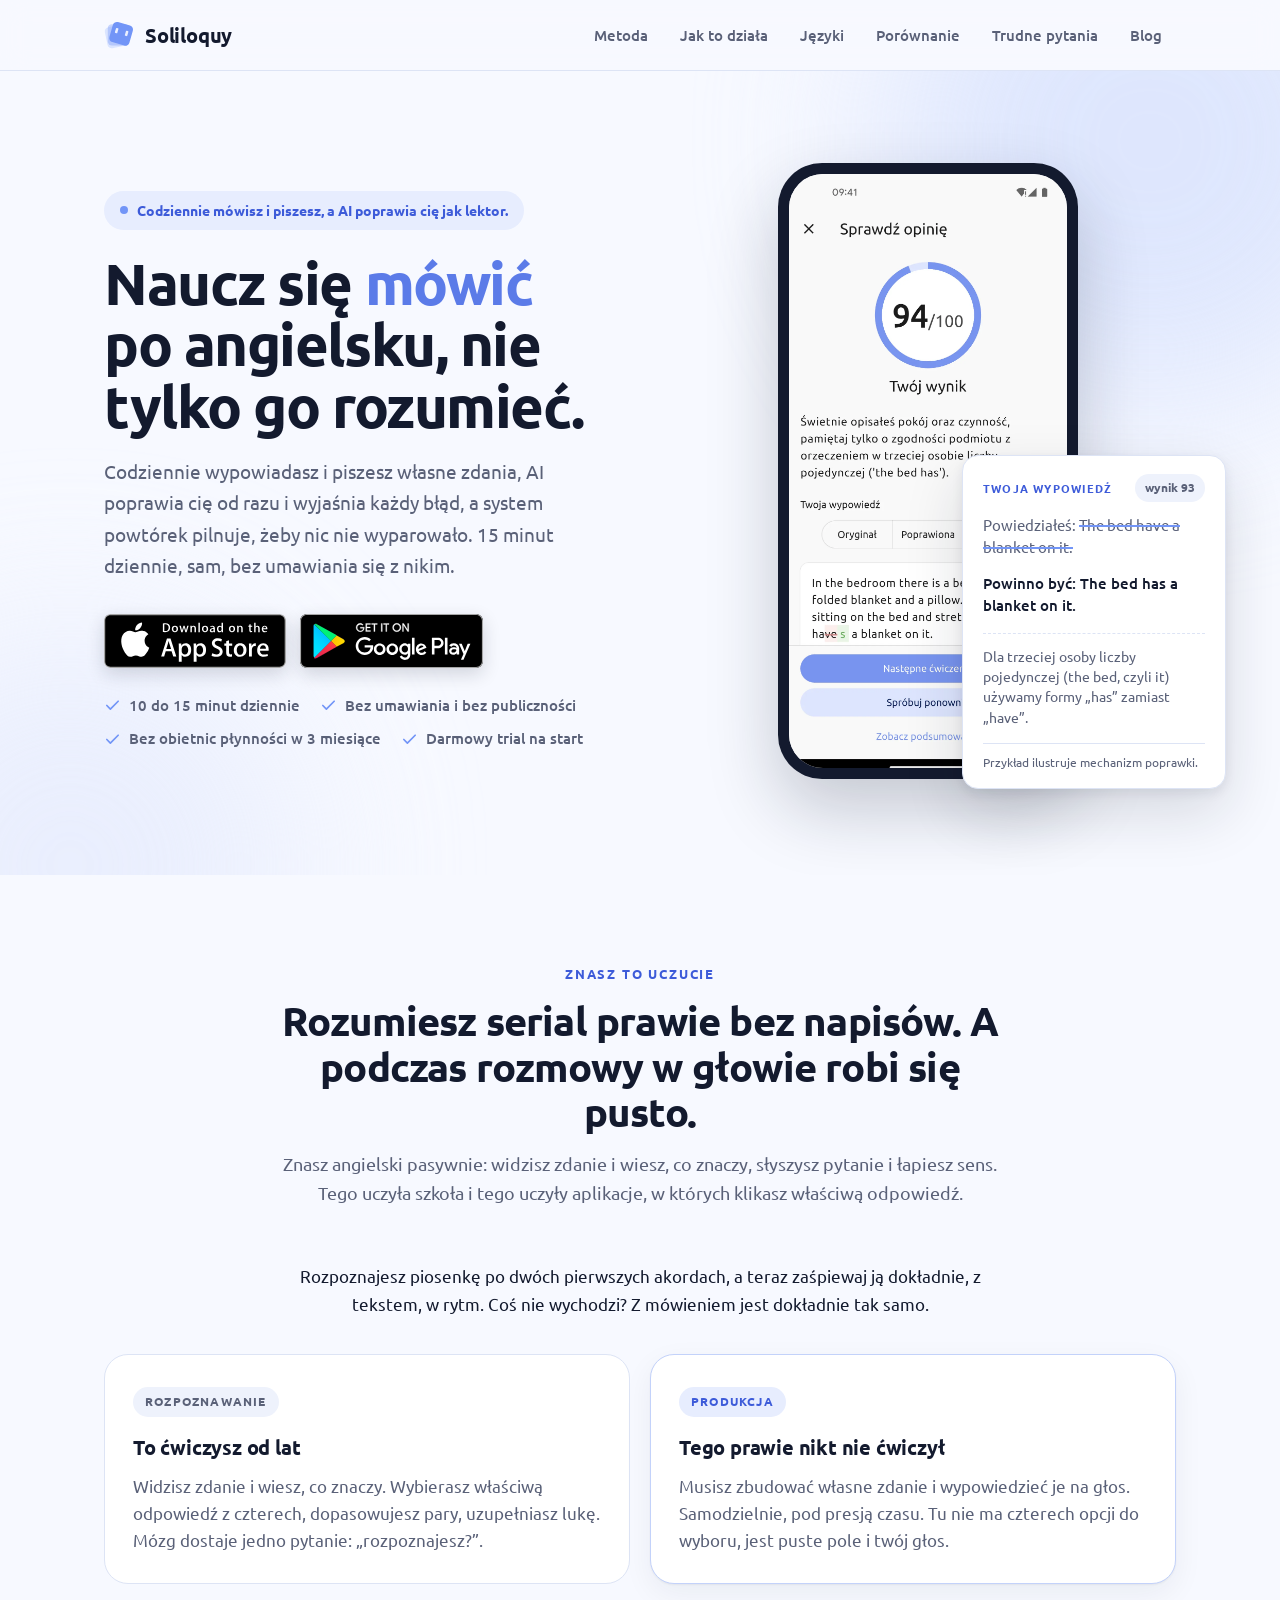
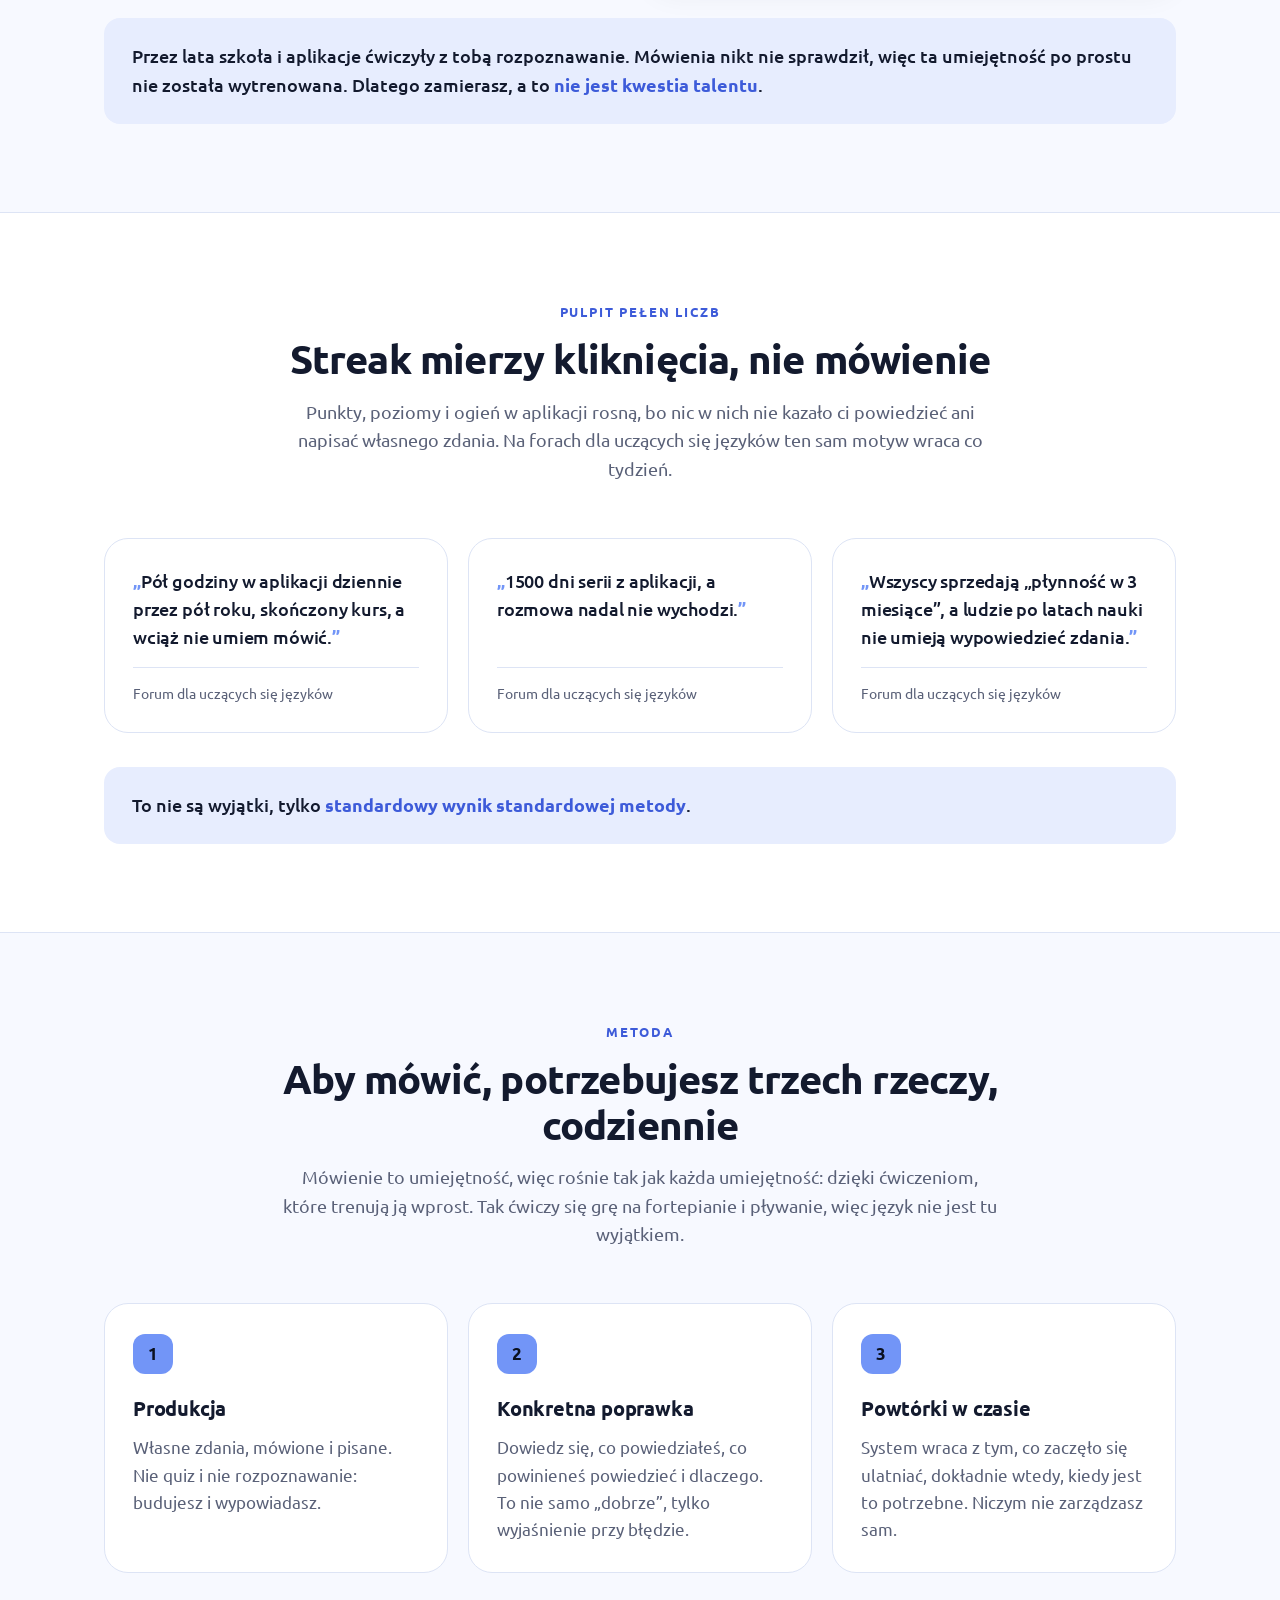
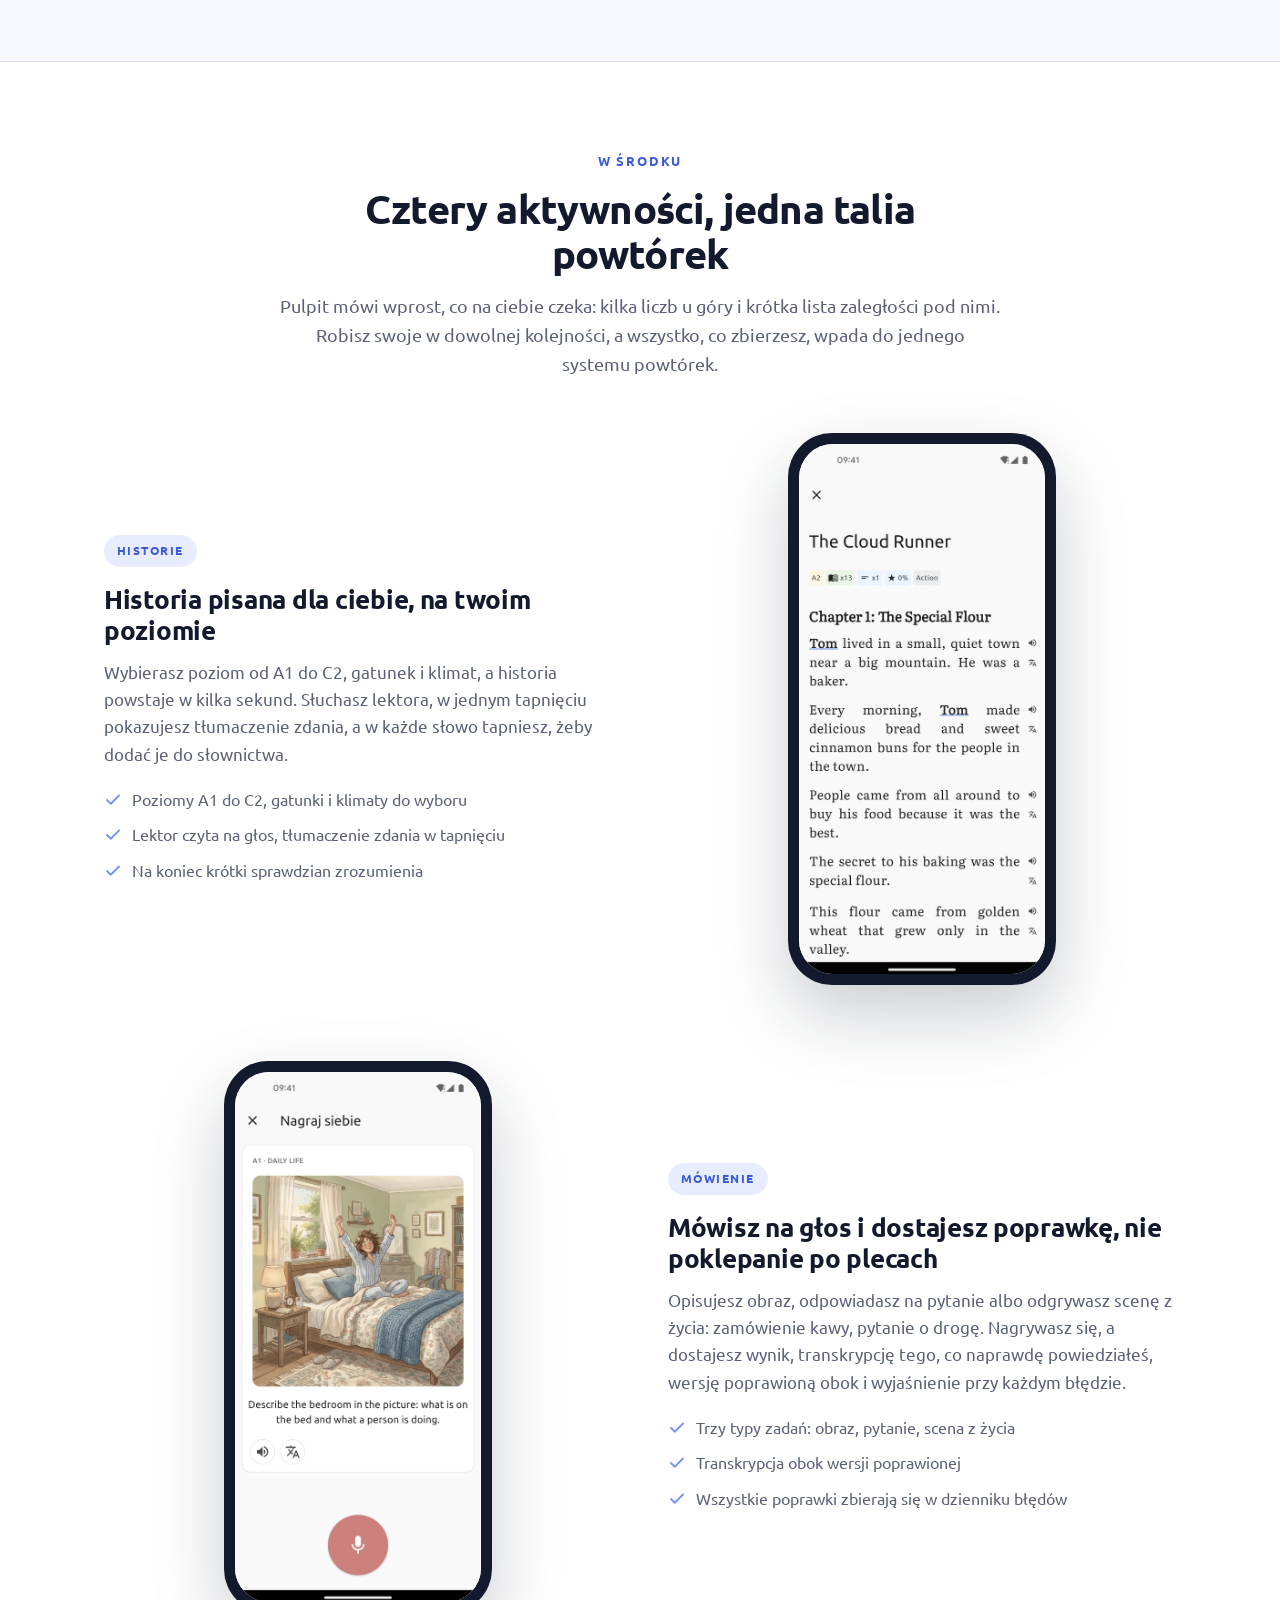
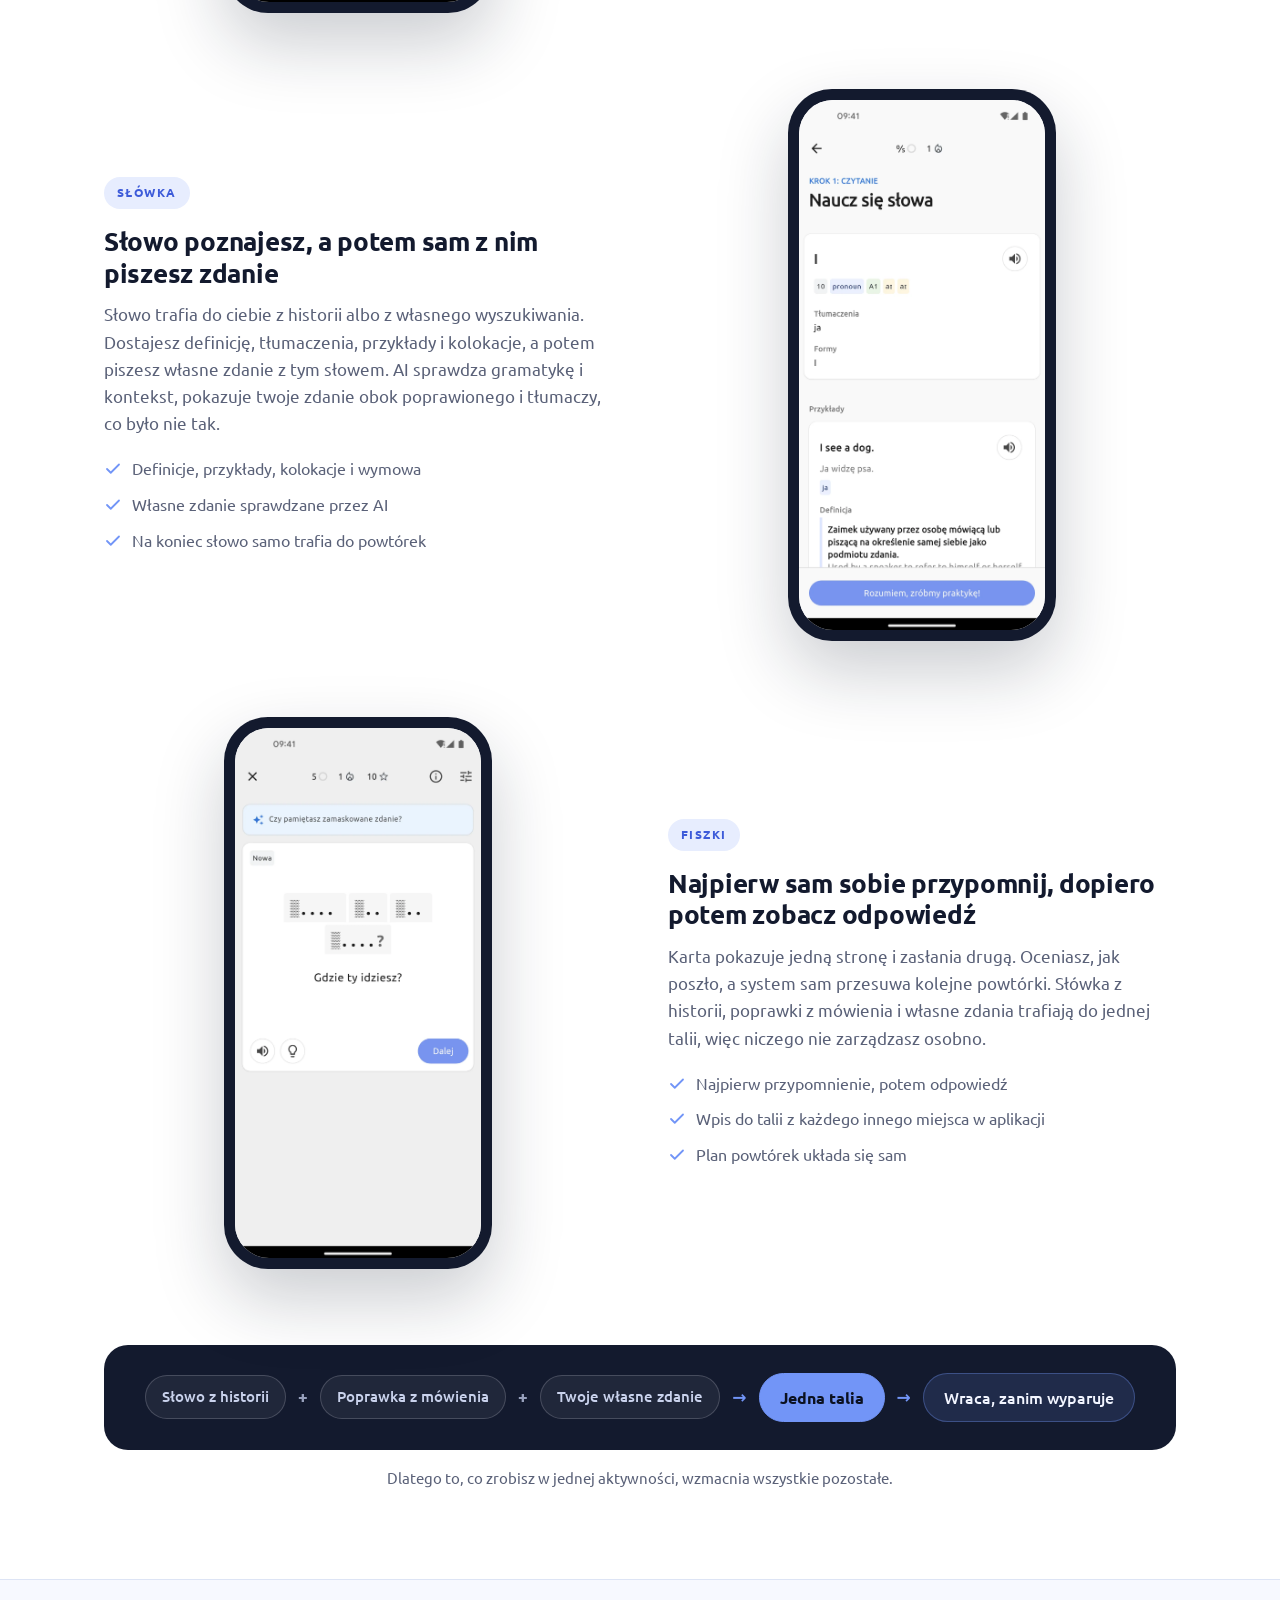
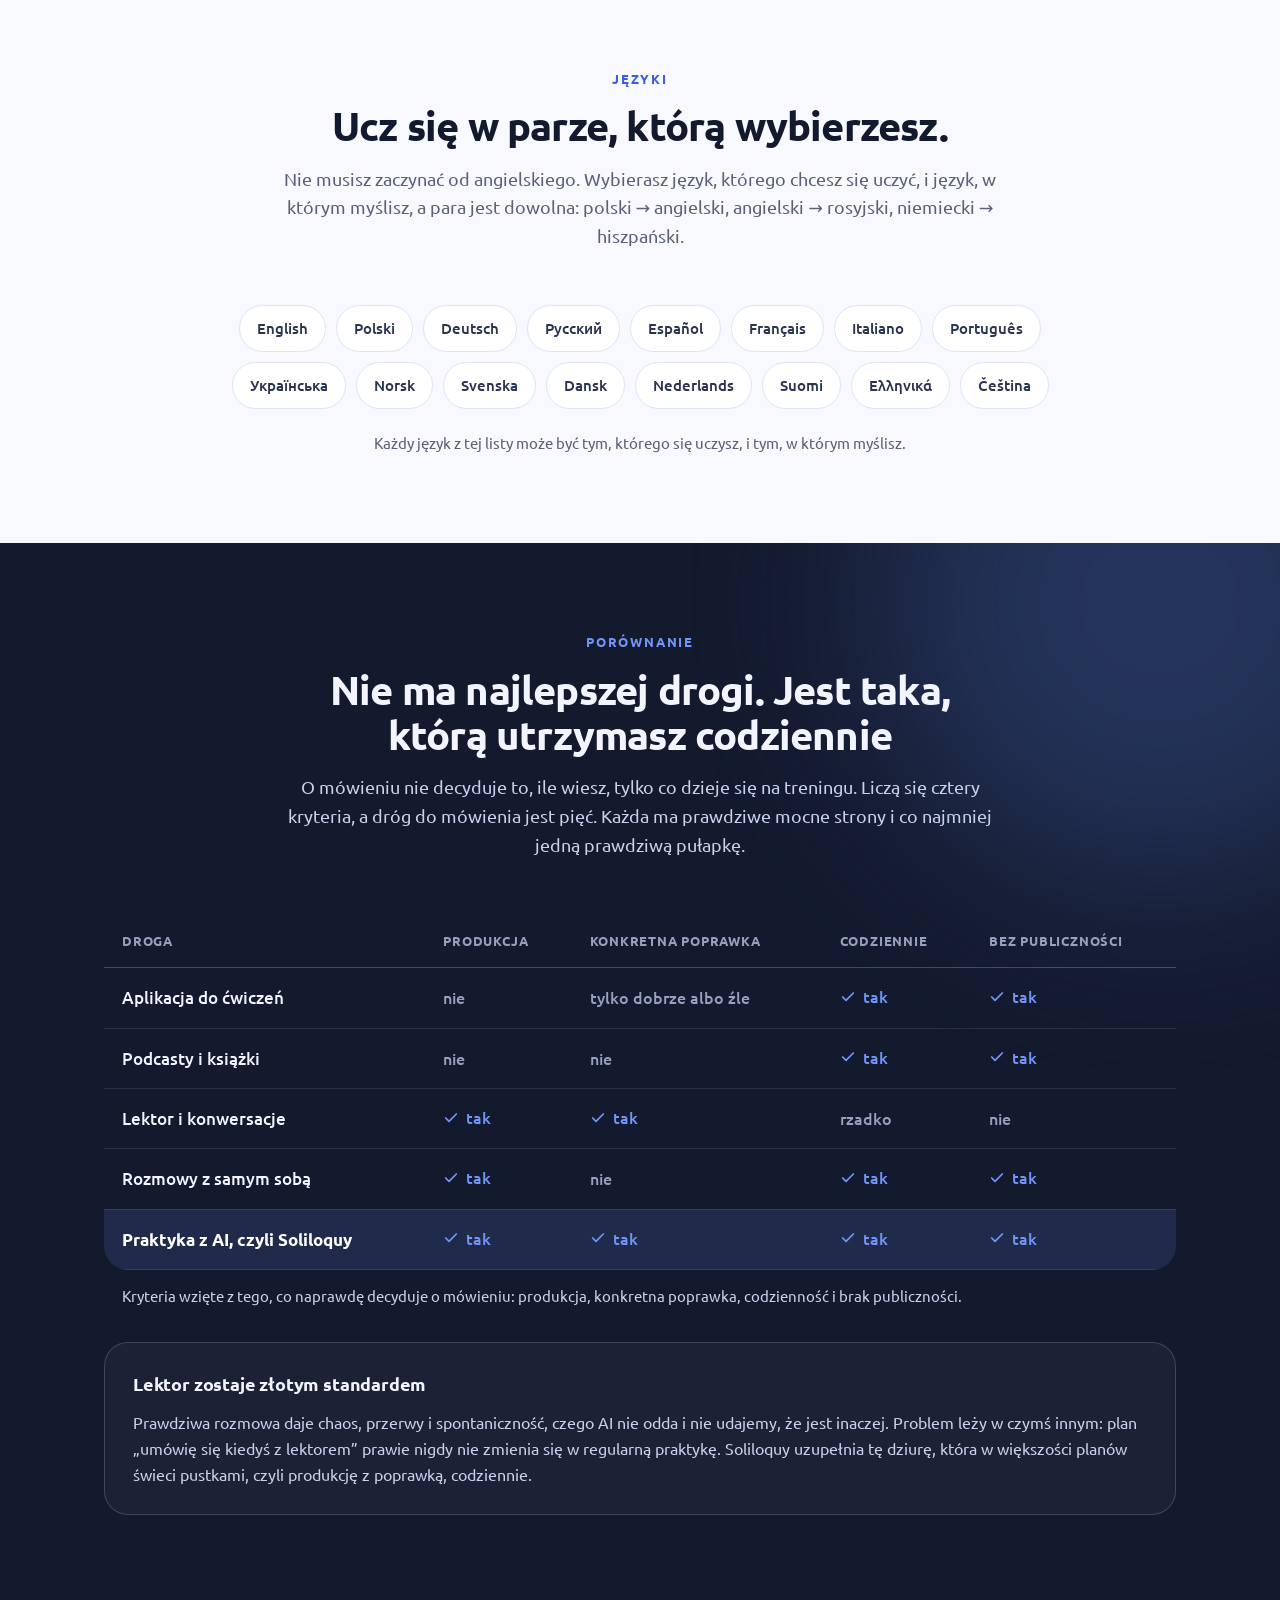
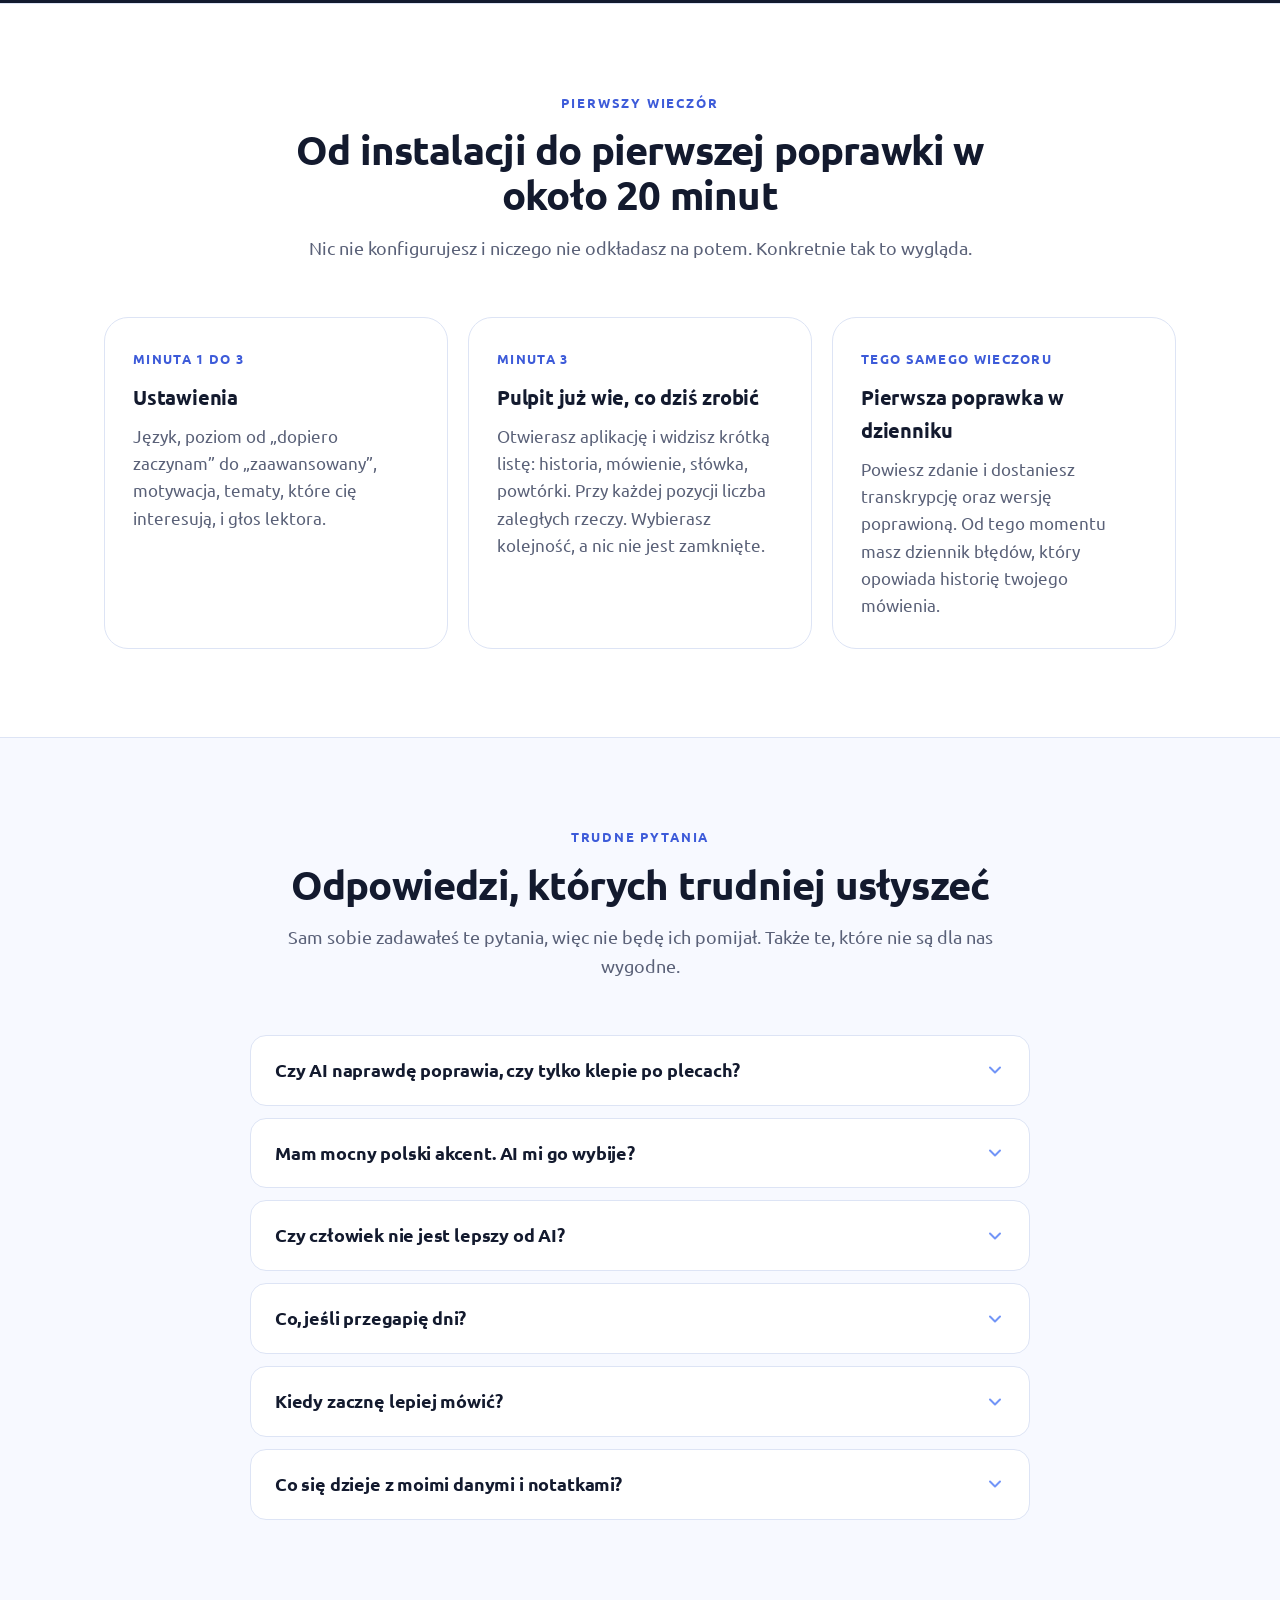
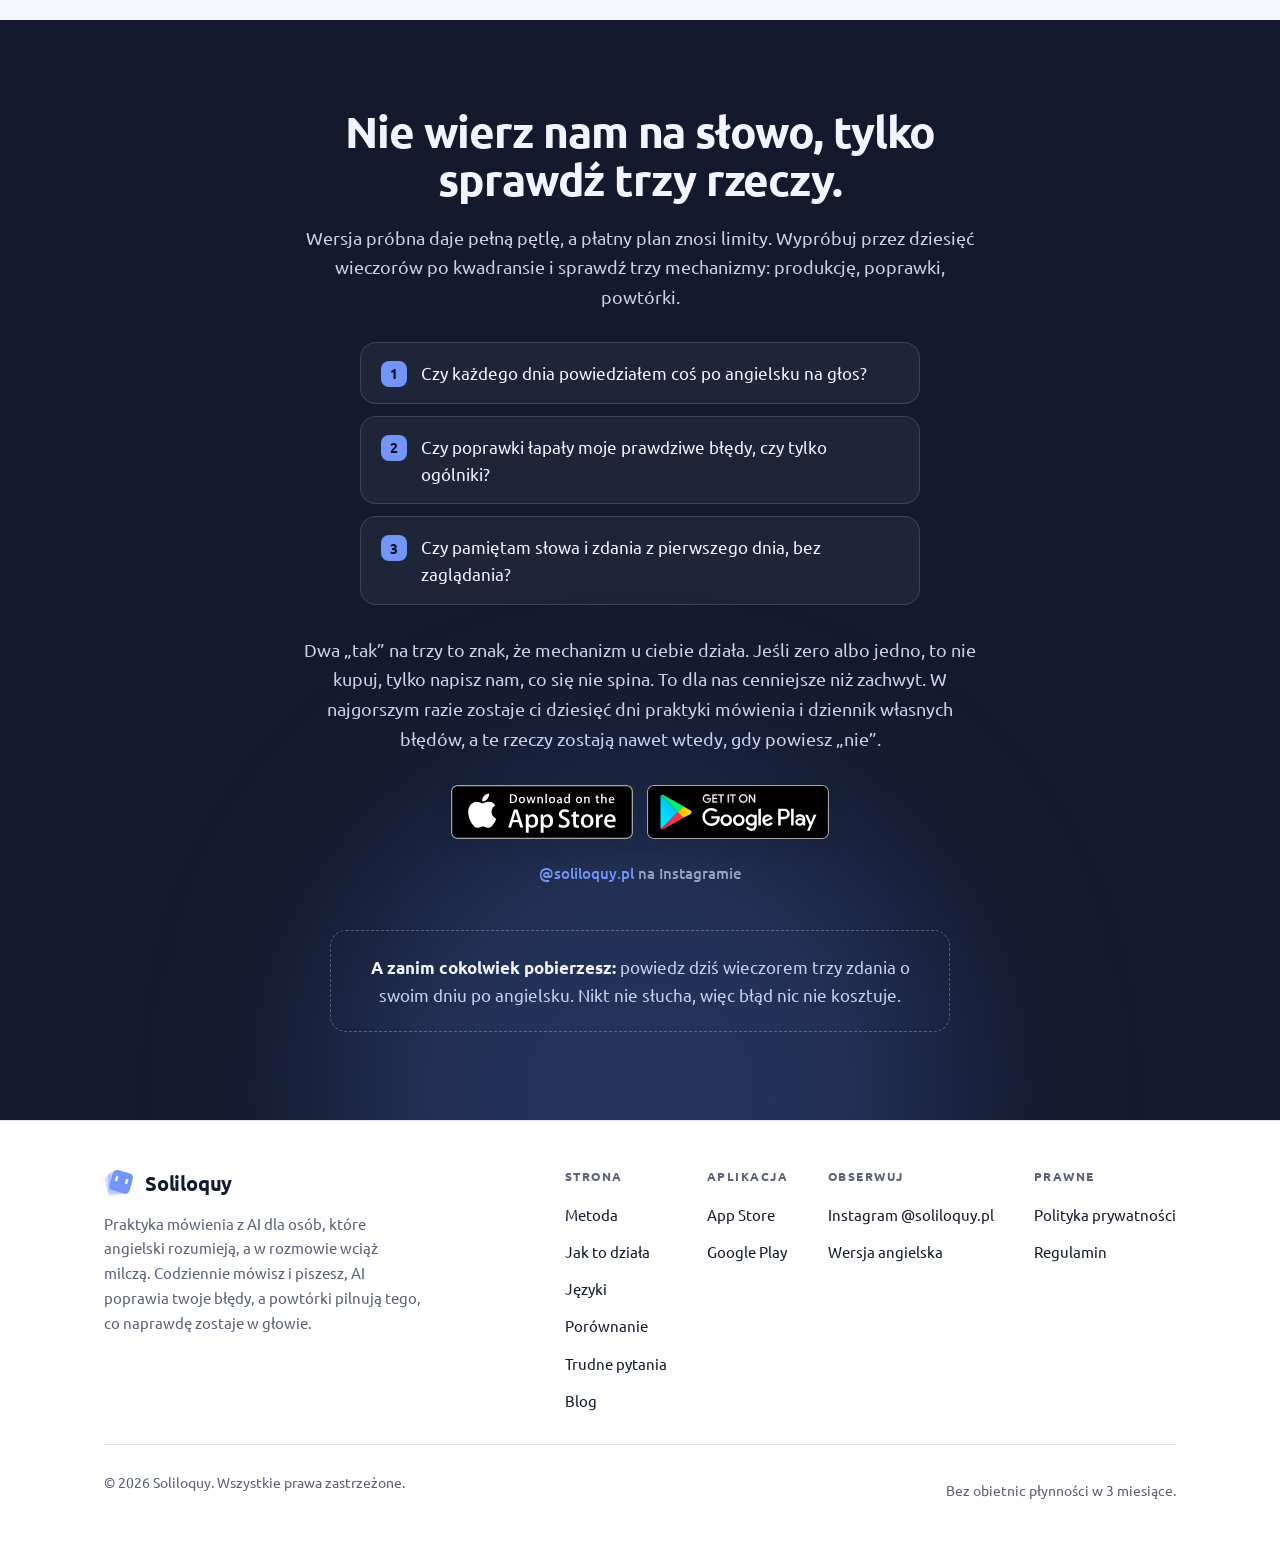
<file: index.html>
<!-- GENERATED by src/build.py from src/content/copy.json. Edit the content, not this file. -->
<!DOCTYPE html>
<html lang="pl">
<head>
<meta charset="UTF-8">
<meta name="viewport" content="width=device-width, initial-scale=1.0">

<title>Soliloquy · Naucz się mówić po angielsku, nie tylko go rozumieć</title>
<meta name="description" content="Codziennie mówisz i piszesz po angielsku, AI poprawia cię jak lektor i wyjaśnia każdy błąd, a system powtórek pilnuje, żeby nic nie wyparowało. 15 minut dziennie, sam, bez umawiania się z nikim.">
<meta name="author" content="Soliloquy">
<meta name="theme-color" content="#F7F9FF">

<meta property="og:type" content="website">
<meta property="og:site_name" content="Soliloquy">
<meta property="og:locale" content="pl_PL">
<meta property="og:locale:alternate" content="en_GB">

<meta property="og:url" content="https://soliloquy.pl/">
<meta property="og:title" content="Soliloquy · Naucz się mówić po angielsku, nie tylko go rozumieć">
<meta property="og:description" content="Codziennie mówisz i piszesz po angielsku, AI poprawia cię jak lektor i wyjaśnia każdy błąd, a system powtórek pilnuje, żeby nic nie wyparowało. 15 minut dziennie, sam, bez umawiania się z nikim.">
<meta property="og:image" content="https://soliloquy.pl/assets/img/og-card-pl.png">
<meta property="og:image:type" content="image/png">

<meta property="og:image:width" content="1200">

<meta property="og:image:height" content="630">

<meta property="og:image:alt" content="Karta Soliloquy: ekran aplikacji z poprawką mówienia po angielsku">





<meta name="twitter:card" content="summary_large_image">
<meta name="twitter:title" content="Soliloquy · Naucz się mówić po angielsku, nie tylko go rozumieć">
<meta name="twitter:description" content="Codziennie mówisz i piszesz po angielsku, AI poprawia cię jak lektor i wyjaśnia każdy błąd, a system powtórek pilnuje, żeby nic nie wyparowało. 15 minut dziennie, sam, bez umawiania się z nikim.">
<meta name="twitter:image" content="https://soliloquy.pl/assets/img/og-card-pl.png">
<meta name="twitter:image:alt" content="Karta Soliloquy: ekran aplikacji z poprawką mówienia po angielsku">


<link rel="canonical" href="https://soliloquy.pl/">
<link rel="alternate" hreflang="pl" href="https://soliloquy.pl/">
<link rel="alternate" hreflang="en" href="https://soliloquy.fun/">
<link rel="alternate" hreflang="x-default" href="https://soliloquy.fun/">
<link rel="alternate" type="application/atom+xml" title="Blog Soliloquy" href="blog/feed.xml">
<link rel="alternate" type="application/rss+xml" title="Blog Soliloquy" href="blog/index.xml">
<link rel="icon" href="assets/img/favicon.svg" type="image/svg+xml">

<link rel="preconnect" href="https://fonts.googleapis.com">
<link rel="preconnect" href="https://fonts.gstatic.com" crossorigin>
<link href="https://fonts.googleapis.com/css2?family=Ubuntu:wght@400;500;700&amp;display=swap" rel="stylesheet">
<link rel="stylesheet" href="assets/styles.css">

<script type="application/ld+json">{"@context":"https://schema.org","@graph":[{"@type":"WebSite","@id":"https://soliloquy.pl/#website","url":"https://soliloquy.pl/","name":"Soliloquy","description":"Codziennie mówisz i piszesz po angielsku, AI poprawia cię jak lektor i wyjaśnia każdy błąd, a system powtórek pilnuje, żeby nic nie wyparowało. 15 minut dziennie, sam, bez umawiania się z nikim.","inLanguage":"pl","publisher":{"@type":"Organization","@id":"https://soliloquy.pl/#organization","name":"Soliloquy","url":"https://soliloquy.pl/","logo":{"@type":"ImageObject","url":"https://soliloquy.pl/assets/img/soliloquy-logo.svg"}}}]}</script>


<!-- ============================================================
     ANALYTICS
     meta.analytics.ga4_stream_id in copy.json decides everything. Put a GA4
     stream id there and that locale measures page views, leave it an empty
     string and the page loads nothing and sends nothing. The two domains are
     separate properties, so each one is switched on by itself.
     ============================================================ -->

</head>


<body>
<a class="skip-link" href="#main">Przejdź do treści</a>

<!-- ======================= NAV ======================= -->
<nav class="nav" aria-label="Nawigacja główna">
  <div class="wrap nav-inner">
    <a class="brand" href="#top">
      <img src="assets/img/soliloquy-logo.svg" alt="">
      Soliloquy
    </a>
    <div class="nav-links">
      <a href="#method">Metoda</a>
      <a href="#how-it-works">Jak to działa</a>
      <a href="#languages">Języki</a>
      <a href="#compare">Porównanie</a>
      <a href="#faq">Trudne pytania</a>
      <a href="blog/">Blog</a>
      </div>
  </div>
</nav>


<!-- ======================= HERO ======================= -->
<header class="hero" id="top">
  <div class="glow g1"></div>
  <div class="glow g2"></div>
  <div class="wrap hero-grid">
    <div class="hero-copy">
      <span class="eyebrow"><span class="pulse"></span>Codziennie mówisz i piszesz, a AI poprawia cię jak lektor.</span>
      <h1>Naucz się <span class="accent">mówić</span> po angielsku, nie tylko go rozumieć.</h1>
      <p class="lead">Codziennie wypowiadasz i piszesz własne zdania, AI poprawia cię od razu i wyjaśnia każdy błąd, a system powtórek pilnuje, żeby nic nie wyparowało. 15 minut dziennie, sam, bez umawiania się z nikim.</p>

      <div class="store-row">
        <a class="store-badge" href="https://apps.apple.com/us/app/soliloquy-speaking-practice/id1627990691" rel="noopener">
          <img src="assets/img/app-store-badge.svg" alt="Pobierz Soliloquy z App Store">
        </a>
        <a class="store-badge" href="https://play.google.com/store/apps/details?id=fun.soliloquy.app" rel="noopener">
          <img src="assets/img/google-play-badge.svg" alt="Pobierz Soliloquy z Google Play">
        </a>
      </div>

      <div class="trust-row">
        <span><svg viewBox="0 0 24 24" fill="none" stroke="currentColor" stroke-width="2.4" stroke-linecap="round" stroke-linejoin="round" aria-hidden="true"><path d="M20 6 9 17l-5-5"/></svg>10 do 15 minut dziennie</span>
        <span><svg viewBox="0 0 24 24" fill="none" stroke="currentColor" stroke-width="2.4" stroke-linecap="round" stroke-linejoin="round" aria-hidden="true"><path d="M20 6 9 17l-5-5"/></svg>Bez umawiania i bez publiczności</span>
        <span><svg viewBox="0 0 24 24" fill="none" stroke="currentColor" stroke-width="2.4" stroke-linecap="round" stroke-linejoin="round" aria-hidden="true"><path d="M20 6 9 17l-5-5"/></svg>Bez obietnic płynności w 3 miesiące</span>
        <span><svg viewBox="0 0 24 24" fill="none" stroke="currentColor" stroke-width="2.4" stroke-linecap="round" stroke-linejoin="round" aria-hidden="true"><path d="M20 6 9 17l-5-5"/></svg>Darmowy trial na start</span>
        </div>
    </div>

    <div class="phone-stage">
      <div class="phone">
        <div class="screen">
          <figure class="shot has-frames">
            <img class="shot__frame is-on" src="assets/img/screens/pl/03-speaking-correction/04.webp" alt="Ekran wyniku sesji mówienia z transkrypcją i poprawką" loading="eager">
            
            <figcaption class="shot__ph">
              <span class="ph-tag">Ekran</span>
              <span class="ph-name">Mówienie z poprawką</span>
              <span class="ph-file">03-speaking-correction</span>
            </figcaption>
          </figure>
        </div>
      </div>

      <aside class="correction-card" aria-label="Przykładowa poprawka">
        <div class="cc-head">
          <span class="cc-title">Twoja wypowiedź</span>
          <span class="cc-score">wynik 93</span>
        </div>
        <p class="cc-line cc-said">Powiedziałeś: <s>The bed have a blanket on it.</s></p>
        <p class="cc-line cc-fixed">Powinno być: The bed has a blanket on it.</p>
        <p class="cc-why">Dla trzeciej osoby liczby pojedynczej (the bed, czyli it) używamy formy „has” zamiast „have”.</p>
        <p class="cc-note">Przykład ilustruje mechanizm poprawki.</p>
      </aside>
    </div>
  </div>
</header>

<main id="main">

<!-- ======================= DIAGNOSIS ======================= -->
<section aria-labelledby="h-diagnosis">
  <div class="wrap">
    <div class="sec-head reveal">
      <div class="kicker">Znasz to uczucie</div>
      <h2 id="h-diagnosis">Rozumiesz serial prawie bez napisów. A podczas rozmowy w głowie robi się pusto.</h2>
      <p class="lead">Znasz angielski pasywnie: widzisz zdanie i wiesz, co znaczy, słyszysz pytanie i łapiesz sens. Tego uczyła szkoła i tego uczyły aplikacje, w których klikasz właściwą odpowiedź.</p>
    </div>

    <p class="sec-head lead reveal" style="margin:0 auto 8px;text-align:center;max-width:720px">Rozpoznajesz piosenkę po dwóch pierwszych akordach, a teraz zaśpiewaj ją dokładnie, z tekstem, w rytm. Coś nie wychodzi? Z mówieniem jest dokładnie tak samo.</p>

    <div class="split-grid reveal">
      <div class="split-card">
        <span class="tag">Rozpoznawanie</span>
        <h3>To ćwiczysz od lat</h3>
        <p>Widzisz zdanie i wiesz, co znaczy. Wybierasz właściwą odpowiedź z czterech, dopasowujesz pary, uzupełniasz lukę. Mózg dostaje jedno pytanie: „rozpoznajesz?”.</p>
      </div>
      <div class="split-card is-key">
        <span class="tag">Produkcja</span>
        <h3>Tego prawie nikt nie ćwiczył</h3>
        <p>Musisz zbudować własne zdanie i wypowiedzieć je na głos. Samodzielnie, pod presją czasu. Tu nie ma czterech opcji do wyboru, jest puste pole i twój głos.</p>
      </div>
      </div>

    <p class="punchline reveal">Przez lata szkoła i aplikacje ćwiczyły z tobą rozpoznawanie. Mówienia nikt nie sprawdził, więc ta umiejętność po prostu nie została wytrenowana. Dlatego zamierasz, a to <strong>nie jest kwestia talentu</strong>.</p>
  </div>
</section>

<!-- ======================= STREAK ======================= -->
<section class="section-alt" aria-labelledby="h-streak">
  <div class="wrap">
    <div class="sec-head reveal">
      <div class="kicker">Pulpit pełen liczb</div>
      <h2 id="h-streak">Streak mierzy kliknięcia, nie mówienie</h2>
      <p class="lead">Punkty, poziomy i ogień w aplikacji rosną, bo nic w nich nie kazało ci powiedzieć ani napisać własnego zdania. Na forach dla uczących się języków ten sam motyw wraca co tydzień.</p>
    </div>

    <div class="quote-grid reveal">
      <figure class="quote-card">
        <blockquote>Pół godziny w aplikacji dziennie przez pół roku, skończony kurs, a wciąż nie umiem mówić.</blockquote>
        <figcaption>Forum dla uczących się języków</figcaption>
      </figure>
      <figure class="quote-card">
        <blockquote>1500 dni serii z aplikacji, a rozmowa nadal nie wychodzi.</blockquote>
        <figcaption>Forum dla uczących się języków</figcaption>
      </figure>
      <figure class="quote-card">
        <blockquote>Wszyscy sprzedają „płynność w 3 miesiące”, a ludzie po latach nauki nie umieją wypowiedzieć zdania.</blockquote>
        <figcaption>Forum dla uczących się języków</figcaption>
      </figure>
      </div>

    <p class="punchline reveal">To nie są wyjątki, tylko <strong>standardowy wynik standardowej metody</strong>.</p>
  </div>
</section>

<!-- ======================= METHOD ======================= -->
<section id="method" aria-labelledby="h-method">
  <div class="wrap">
    <div class="sec-head reveal">
      <div class="kicker">Metoda</div>
      <h2 id="h-method">Aby mówić, potrzebujesz trzech rzeczy, codziennie</h2>
      <p class="lead">Mówienie to umiejętność, więc rośnie tak jak każda umiejętność: dzięki ćwiczeniom, które trenują ją wprost. Tak ćwiczy się grę na fortepianie i pływanie, więc język nie jest tu wyjątkiem.</p>
    </div>

    <div class="method-grid reveal">
      <article class="method-card">
        <div class="method-num">1</div>
        <h3>Produkcja</h3>
        <p>Własne zdania, mówione i pisane. Nie quiz i nie rozpoznawanie: budujesz i wypowiadasz.</p>
      </article>
      <article class="method-card">
        <div class="method-num">2</div>
        <h3>Konkretna poprawka</h3>
        <p>Dowiedz się, co powiedziałeś, co powinieneś powiedzieć i dlaczego. To nie samo „dobrze”, tylko wyjaśnienie przy błędzie.</p>
      </article>
      <article class="method-card">
        <div class="method-num">3</div>
        <h3>Powtórki w czasie</h3>
        <p>System wraca z tym, co zaczęło się ulatniać, dokładnie wtedy, kiedy jest to potrzebne. Niczym nie zarządzasz sam.</p>
      </article>
      </div>
  </div>
</section>

<!-- ======================= PRODUCT ======================= -->
<section class="section-alt" id="how-it-works" aria-labelledby="h-product">
  <div class="wrap">
    <div class="sec-head reveal">
      <div class="kicker">W środku</div>
      <h2 id="h-product">Cztery aktywności, jedna talia powtórek</h2>
      <p class="lead">Pulpit mówi wprost, co na ciebie czeka: kilka liczb u góry i krótka lista zaległości pod nimi. Robisz swoje w dowolnej kolejności, a wszystko, co zbierzesz, wpada do jednego systemu powtórek.</p>
    </div>

    <div class="tour-row reveal">
      <div class="tour-text">
        <span class="tour-tag">Historie</span>
        <h3>Historia pisana dla ciebie, na twoim poziomie</h3>
        <p>Wybierasz poziom od A1 do C2, gatunek i klimat, a historia powstaje w kilka sekund. Słuchasz lektora, w jednym tapnięciu pokazujesz tłumaczenie zdania, a w każde słowo tapniesz, żeby dodać je do słownictwa.</p>
        <ul class="tour-facts">
          <li><svg viewBox="0 0 24 24" fill="none" stroke="currentColor" stroke-width="2.4" stroke-linecap="round" stroke-linejoin="round" aria-hidden="true"><path d="M20 6 9 17l-5-5"/></svg>Poziomy A1 do C2, gatunki i klimaty do wyboru</li>
          <li><svg viewBox="0 0 24 24" fill="none" stroke="currentColor" stroke-width="2.4" stroke-linecap="round" stroke-linejoin="round" aria-hidden="true"><path d="M20 6 9 17l-5-5"/></svg>Lektor czyta na głos, tłumaczenie zdania w tapnięciu</li>
          <li><svg viewBox="0 0 24 24" fill="none" stroke="currentColor" stroke-width="2.4" stroke-linecap="round" stroke-linejoin="round" aria-hidden="true"><path d="M20 6 9 17l-5-5"/></svg>Na koniec krótki sprawdzian zrozumienia</li>
          </ul>
      </div>
      <div class="tour-shot">
        <div class="phone">
            <div class="screen">
            <figure class="shot has-frames">
              <img class="shot__frame is-on" src="assets/img/screens/pl/02-read-story/01.webp" alt="Ekran czytania historii z lektorem i tłumaczeniem" loading="lazy">
              <img class="shot__frame" src="assets/img/screens/pl/02-read-story/02.webp" alt="Ekran czytania historii z lektorem i tłumaczeniem" loading="lazy">
              <img class="shot__frame" src="assets/img/screens/pl/02-read-story/03.webp" alt="Ekran czytania historii z lektorem i tłumaczeniem" loading="lazy">
              <img class="shot__frame" src="assets/img/screens/pl/02-read-story/04.webp" alt="Ekran czytania historii z lektorem i tłumaczeniem" loading="lazy">
              
              <figcaption class="shot__ph">
                <span class="ph-tag">Ekran</span>
                <span class="ph-name">Czytanie historii</span>
                <span class="ph-file">02-read-story</span>
              </figcaption>
            </figure>
          </div>
        </div>
      </div>
    </div>
    <div class="tour-row flip reveal">
      <div class="tour-text">
        <span class="tour-tag">Mówienie</span>
        <h3>Mówisz na głos i dostajesz poprawkę, nie poklepanie po plecach</h3>
        <p>Opisujesz obraz, odpowiadasz na pytanie albo odgrywasz scenę z życia: zamówienie kawy, pytanie o drogę. Nagrywasz się, a dostajesz wynik, transkrypcję tego, co naprawdę powiedziałeś, wersję poprawioną obok i wyjaśnienie przy każdym błędzie.</p>
        <ul class="tour-facts">
          <li><svg viewBox="0 0 24 24" fill="none" stroke="currentColor" stroke-width="2.4" stroke-linecap="round" stroke-linejoin="round" aria-hidden="true"><path d="M20 6 9 17l-5-5"/></svg>Trzy typy zadań: obraz, pytanie, scena z życia</li>
          <li><svg viewBox="0 0 24 24" fill="none" stroke="currentColor" stroke-width="2.4" stroke-linecap="round" stroke-linejoin="round" aria-hidden="true"><path d="M20 6 9 17l-5-5"/></svg>Transkrypcja obok wersji poprawionej</li>
          <li><svg viewBox="0 0 24 24" fill="none" stroke="currentColor" stroke-width="2.4" stroke-linecap="round" stroke-linejoin="round" aria-hidden="true"><path d="M20 6 9 17l-5-5"/></svg>Wszystkie poprawki zbierają się w dzienniku błędów</li>
          </ul>
      </div>
      <div class="tour-shot">
        <div class="phone">
            <div class="screen">
            <figure class="shot has-frames">
              <img class="shot__frame is-on" src="assets/img/screens/pl/03-speaking-correction/01.webp" alt="Ekran wyniku sesji mówienia z transkrypcją i poprawką" loading="lazy">
              <img class="shot__frame" src="assets/img/screens/pl/03-speaking-correction/02.webp" alt="Ekran wyniku sesji mówienia z transkrypcją i poprawką" loading="lazy">
              <img class="shot__frame" src="assets/img/screens/pl/03-speaking-correction/03.webp" alt="Ekran wyniku sesji mówienia z transkrypcją i poprawką" loading="lazy">
              <img class="shot__frame" src="assets/img/screens/pl/03-speaking-correction/04.webp" alt="Ekran wyniku sesji mówienia z transkrypcją i poprawką" loading="lazy">
              
              <figcaption class="shot__ph">
                <span class="ph-tag">Ekran</span>
                <span class="ph-name">Mówienie z poprawką</span>
                <span class="ph-file">03-speaking-correction</span>
              </figcaption>
            </figure>
          </div>
        </div>
      </div>
    </div>
    <div class="tour-row reveal">
      <div class="tour-text">
        <span class="tour-tag">Słówka</span>
        <h3>Słowo poznajesz, a potem sam z nim piszesz zdanie</h3>
        <p>Słowo trafia do ciebie z historii albo z własnego wyszukiwania. Dostajesz definicję, tłumaczenia, przykłady i kolokacje, a potem piszesz własne zdanie z tym słowem. AI sprawdza gramatykę i kontekst, pokazuje twoje zdanie obok poprawionego i tłumaczy, co było nie tak.</p>
        <ul class="tour-facts">
          <li><svg viewBox="0 0 24 24" fill="none" stroke="currentColor" stroke-width="2.4" stroke-linecap="round" stroke-linejoin="round" aria-hidden="true"><path d="M20 6 9 17l-5-5"/></svg>Definicje, przykłady, kolokacje i wymowa</li>
          <li><svg viewBox="0 0 24 24" fill="none" stroke="currentColor" stroke-width="2.4" stroke-linecap="round" stroke-linejoin="round" aria-hidden="true"><path d="M20 6 9 17l-5-5"/></svg>Własne zdanie sprawdzane przez AI</li>
          <li><svg viewBox="0 0 24 24" fill="none" stroke="currentColor" stroke-width="2.4" stroke-linecap="round" stroke-linejoin="round" aria-hidden="true"><path d="M20 6 9 17l-5-5"/></svg>Na koniec słowo samo trafia do powtórek</li>
          </ul>
      </div>
      <div class="tour-shot">
        <div class="phone">
            <div class="screen">
            <figure class="shot has-frames">
              <img class="shot__frame is-on" src="assets/img/screens/pl/04-use-your-sentence/01.webp" alt="Ekran nauki słowa z polem na własne zdanie i informacją zwrotną AI" loading="lazy">
              <img class="shot__frame" src="assets/img/screens/pl/04-use-your-sentence/02.webp" alt="Ekran nauki słowa z polem na własne zdanie i informacją zwrotną AI" loading="lazy">
              <img class="shot__frame" src="assets/img/screens/pl/04-use-your-sentence/03.webp" alt="Ekran nauki słowa z polem na własne zdanie i informacją zwrotną AI" loading="lazy">
              <img class="shot__frame" src="assets/img/screens/pl/04-use-your-sentence/04.webp" alt="Ekran nauki słowa z polem na własne zdanie i informacją zwrotną AI" loading="lazy">
              
              <figcaption class="shot__ph">
                <span class="ph-tag">Ekran</span>
                <span class="ph-name">Słówka, krok „Użyj”</span>
                <span class="ph-file">04-use-your-sentence</span>
              </figcaption>
            </figure>
          </div>
        </div>
      </div>
    </div>
    <div class="tour-row flip reveal">
      <div class="tour-text">
        <span class="tour-tag">Fiszki</span>
        <h3>Najpierw sam sobie przypomnij, dopiero potem zobacz odpowiedź</h3>
        <p>Karta pokazuje jedną stronę i zasłania drugą. Oceniasz, jak poszło, a system sam przesuwa kolejne powtórki. Słówka z historii, poprawki z mówienia i własne zdania trafiają do jednej talii, więc niczego nie zarządzasz osobno.</p>
        <ul class="tour-facts">
          <li><svg viewBox="0 0 24 24" fill="none" stroke="currentColor" stroke-width="2.4" stroke-linecap="round" stroke-linejoin="round" aria-hidden="true"><path d="M20 6 9 17l-5-5"/></svg>Najpierw przypomnienie, potem odpowiedź</li>
          <li><svg viewBox="0 0 24 24" fill="none" stroke="currentColor" stroke-width="2.4" stroke-linecap="round" stroke-linejoin="round" aria-hidden="true"><path d="M20 6 9 17l-5-5"/></svg>Wpis do talii z każdego innego miejsca w aplikacji</li>
          <li><svg viewBox="0 0 24 24" fill="none" stroke="currentColor" stroke-width="2.4" stroke-linecap="round" stroke-linejoin="round" aria-hidden="true"><path d="M20 6 9 17l-5-5"/></svg>Plan powtórek układa się sam</li>
          </ul>
      </div>
      <div class="tour-shot">
        <div class="phone">
            <div class="screen">
            <figure class="shot has-frames">
              <img class="shot__frame is-on" src="assets/img/screens/pl/05-flashcard/01.webp" alt="Fiszka w trybie przypomnienia z historią ocen" loading="lazy">
              <img class="shot__frame" src="assets/img/screens/pl/05-flashcard/02.webp" alt="Fiszka w trybie przypomnienia z historią ocen" loading="lazy">
              <img class="shot__frame" src="assets/img/screens/pl/05-flashcard/03.webp" alt="Fiszka w trybie przypomnienia z historią ocen" loading="lazy">
              
              <figcaption class="shot__ph">
                <span class="ph-tag">Ekran</span>
                <span class="ph-name">Fiszka w trybie przypomnienia</span>
                <span class="ph-file">05-flashcard</span>
              </figcaption>
            </figure>
          </div>
        </div>
      </div>
    </div>
    

    <div class="loop reveal" role="img" aria-label="Pętla: słowo z historii, poprawka z mówienia czy własne zdanie trafiają do jednej talii, a karta wraca, zanim wyparuje">
      <span class="loop-item"><span class="loop-plus" aria-hidden="true">+</span><span class="loop-step loop-step--src">Słowo z historii</span></span>
      <span class="loop-item"><span class="loop-plus" aria-hidden="true">+</span><span class="loop-step loop-step--src">Poprawka z mówienia</span></span>
      <span class="loop-item"><span class="loop-plus" aria-hidden="true">+</span><span class="loop-step loop-step--src">Twoje własne zdanie</span></span>
      <span class="loop-arrow" aria-hidden="true">→</span><span class="loop-step loop-step--deck">Jedna talia</span><span class="loop-arrow" aria-hidden="true">→</span><span class="loop-step">Wraca, zanim wyparuje</span></div>
    <p class="loop-caption reveal">Dlatego to, co zrobisz w jednej aktywności, wzmacnia wszystkie pozostałe.</p>
  </div>
</section>

<!-- ======================= LANGUAGES ======================= -->
<section id="languages" aria-labelledby="h-languages">
  <div class="wrap">
    <div class="sec-head reveal">
      <div class="kicker">Języki</div>
      <h2 id="h-languages">Ucz się w parze, którą wybierzesz.</h2>
      <p class="lead">Nie musisz zaczynać od angielskiego. Wybierasz język, którego chcesz się uczyć, i język, w którym myślisz, a para jest dowolna: polski → angielski, angielski → rosyjski, niemiecki → hiszpański.</p>
    </div>

    <ul class="lang-grid reveal" aria-label="Języki dostępne w aplikacji">
      <li class="lang-chip">English</li>
      <li class="lang-chip">Polski</li>
      <li class="lang-chip">Deutsch</li>
      <li class="lang-chip">Русский</li>
      <li class="lang-chip">Español</li>
      <li class="lang-chip">Français</li>
      <li class="lang-chip">Italiano</li>
      <li class="lang-chip">Português</li>
      <li class="lang-chip">Українська</li>
      <li class="lang-chip">Norsk</li>
      <li class="lang-chip">Svenska</li>
      <li class="lang-chip">Dansk</li>
      <li class="lang-chip">Nederlands</li>
      <li class="lang-chip">Suomi</li>
      <li class="lang-chip">Ελληνικά</li>
      <li class="lang-chip">Čeština</li>
      </ul>
    <p class="lang-note reveal">Każdy język z tej listy może być tym, którego się uczysz, i tym, w którym myślisz.</p>
  </div>
</section>

<!-- ======================= COMPARISON ======================= -->
<section class="compare" id="compare" aria-labelledby="h-compare">
  <div class="glow c1"></div>
  <div class="wrap">
    <div class="sec-head reveal">
      <div class="kicker">Porównanie</div>
      <h2 id="h-compare">Nie ma najlepszej drogi. Jest taka, którą utrzymasz codziennie</h2>
      <p class="lead">O mówieniu nie decyduje to, ile wiesz, tylko co dzieje się na treningu. Liczą się cztery kryteria, a dróg do mówienia jest pięć. Każda ma prawdziwe mocne strony i co najmniej jedną prawdziwą pułapkę.</p>
    </div>

    <div class="table-scroll reveal" tabindex="0">
      <table>
        <thead>
          <tr>
            <th scope="col">Droga</th>
            <th scope="col">Produkcja</th>
            <th scope="col">Konkretna poprawka</th>
            <th scope="col">Codziennie</th>
            <th scope="col">Bez publiczności</th>
            </tr>
        </thead>
        <tbody>
          <tr>
            <th scope="row">Aplikacja do ćwiczeń</th>
            <td data-label="Produkcja"><span class="mark mark-no">nie</span></td>
            <td data-label="Konkretna poprawka"><span class="mark mark-no">tylko dobrze albo źle</span></td>
            <td data-label="Codziennie"><span class="mark mark-yes"><svg viewBox="0 0 24 24" fill="none" stroke="currentColor" stroke-width="2.6" stroke-linecap="round" stroke-linejoin="round" aria-hidden="true"><path d="M20 6 9 17l-5-5"/></svg>tak</span></td>
            <td data-label="Bez publiczności"><span class="mark mark-yes"><svg viewBox="0 0 24 24" fill="none" stroke="currentColor" stroke-width="2.6" stroke-linecap="round" stroke-linejoin="round" aria-hidden="true"><path d="M20 6 9 17l-5-5"/></svg>tak</span></td>
            </tr>
          <tr>
            <th scope="row">Podcasty i książki</th>
            <td data-label="Produkcja"><span class="mark mark-no">nie</span></td>
            <td data-label="Konkretna poprawka"><span class="mark mark-no">nie</span></td>
            <td data-label="Codziennie"><span class="mark mark-yes"><svg viewBox="0 0 24 24" fill="none" stroke="currentColor" stroke-width="2.6" stroke-linecap="round" stroke-linejoin="round" aria-hidden="true"><path d="M20 6 9 17l-5-5"/></svg>tak</span></td>
            <td data-label="Bez publiczności"><span class="mark mark-yes"><svg viewBox="0 0 24 24" fill="none" stroke="currentColor" stroke-width="2.6" stroke-linecap="round" stroke-linejoin="round" aria-hidden="true"><path d="M20 6 9 17l-5-5"/></svg>tak</span></td>
            </tr>
          <tr>
            <th scope="row">Lektor i konwersacje</th>
            <td data-label="Produkcja"><span class="mark mark-yes"><svg viewBox="0 0 24 24" fill="none" stroke="currentColor" stroke-width="2.6" stroke-linecap="round" stroke-linejoin="round" aria-hidden="true"><path d="M20 6 9 17l-5-5"/></svg>tak</span></td>
            <td data-label="Konkretna poprawka"><span class="mark mark-yes"><svg viewBox="0 0 24 24" fill="none" stroke="currentColor" stroke-width="2.6" stroke-linecap="round" stroke-linejoin="round" aria-hidden="true"><path d="M20 6 9 17l-5-5"/></svg>tak</span></td>
            <td data-label="Codziennie"><span class="mark mark-no">rzadko</span></td>
            <td data-label="Bez publiczności"><span class="mark mark-no">nie</span></td>
            </tr>
          <tr>
            <th scope="row">Rozmowy z samym sobą</th>
            <td data-label="Produkcja"><span class="mark mark-yes"><svg viewBox="0 0 24 24" fill="none" stroke="currentColor" stroke-width="2.6" stroke-linecap="round" stroke-linejoin="round" aria-hidden="true"><path d="M20 6 9 17l-5-5"/></svg>tak</span></td>
            <td data-label="Konkretna poprawka"><span class="mark mark-no">nie</span></td>
            <td data-label="Codziennie"><span class="mark mark-yes"><svg viewBox="0 0 24 24" fill="none" stroke="currentColor" stroke-width="2.6" stroke-linecap="round" stroke-linejoin="round" aria-hidden="true"><path d="M20 6 9 17l-5-5"/></svg>tak</span></td>
            <td data-label="Bez publiczności"><span class="mark mark-yes"><svg viewBox="0 0 24 24" fill="none" stroke="currentColor" stroke-width="2.6" stroke-linecap="round" stroke-linejoin="round" aria-hidden="true"><path d="M20 6 9 17l-5-5"/></svg>tak</span></td>
            </tr>
          <tr class="is-us">
            <th scope="row">Praktyka z AI, czyli Soliloquy</th>
            <td data-label="Produkcja"><span class="mark mark-yes"><svg viewBox="0 0 24 24" fill="none" stroke="currentColor" stroke-width="2.6" stroke-linecap="round" stroke-linejoin="round" aria-hidden="true"><path d="M20 6 9 17l-5-5"/></svg>tak</span></td>
            <td data-label="Konkretna poprawka"><span class="mark mark-yes"><svg viewBox="0 0 24 24" fill="none" stroke="currentColor" stroke-width="2.6" stroke-linecap="round" stroke-linejoin="round" aria-hidden="true"><path d="M20 6 9 17l-5-5"/></svg>tak</span></td>
            <td data-label="Codziennie"><span class="mark mark-yes"><svg viewBox="0 0 24 24" fill="none" stroke="currentColor" stroke-width="2.6" stroke-linecap="round" stroke-linejoin="round" aria-hidden="true"><path d="M20 6 9 17l-5-5"/></svg>tak</span></td>
            <td data-label="Bez publiczności"><span class="mark mark-yes"><svg viewBox="0 0 24 24" fill="none" stroke="currentColor" stroke-width="2.6" stroke-linecap="round" stroke-linejoin="round" aria-hidden="true"><path d="M20 6 9 17l-5-5"/></svg>tak</span></td>
            </tr>
          </tbody>
      </table>
    </div>
    <p class="table-note reveal">Kryteria wzięte z tego, co naprawdę decyduje o mówieniu: produkcja, konkretna poprawka, codzienność i brak publiczności.</p>

    <div class="compare-note reveal">
      <h3>Lektor zostaje złotym standardem</h3>
      <p>Prawdziwa rozmowa daje chaos, przerwy i spontaniczność, czego AI nie odda i nie udajemy, że jest inaczej. Problem leży w czymś innym: plan „umówię się kiedyś z lektorem” prawie nigdy nie zmienia się w regularną praktykę. Soliloquy uzupełnia tę dziurę, która w większości planów świeci pustkami, czyli produkcję z poprawką, codziennie.</p>
    </div>
  </div>
</section>

<!-- ======================= FIRST EVENING ======================= -->
<section class="section-alt" aria-labelledby="h-evening">
  <div class="wrap">
    <div class="sec-head reveal">
      <div class="kicker">Pierwszy wieczór</div>
      <h2 id="h-evening">Od instalacji do pierwszej poprawki w około 20 minut</h2>
      <p class="lead">Nic nie konfigurujesz i niczego nie odkładasz na potem. Konkretnie tak to wygląda.</p>
    </div>

    <div class="steps reveal">
      <article class="step">
        <div class="step-kicker">Minuta 1 do 3</div>
        <h3>Ustawienia</h3>
        <p>Język, poziom od „dopiero zaczynam” do „zaawansowany”, motywacja, tematy, które cię interesują, i głos lektora.</p>
      </article>
      <article class="step">
        <div class="step-kicker">Minuta 3</div>
        <h3>Pulpit już wie, co dziś zrobić</h3>
        <p>Otwierasz aplikację i widzisz krótką listę: historia, mówienie, słówka, powtórki. Przy każdej pozycji liczba zaległych rzeczy. Wybierasz kolejność, a nic nie jest zamknięte.</p>
      </article>
      <article class="step">
        <div class="step-kicker">Tego samego wieczoru</div>
        <h3>Pierwsza poprawka w dzienniku</h3>
        <p>Powiesz zdanie i dostaniesz transkrypcję oraz wersję poprawioną. Od tego momentu masz dziennik błędów, który opowiada historię twojego mówienia.</p>
      </article>
      </div>
  </div>
</section>

<!-- ======================= HARD QUESTIONS ======================= -->
<section id="faq" aria-labelledby="h-questions">
  <div class="wrap">
    <div class="sec-head reveal">
      <div class="kicker">Trudne pytania</div>
      <h2 id="h-questions">Odpowiedzi, których trudniej usłyszeć</h2>
      <p class="lead">Sam sobie zadawałeś te pytania, więc nie będę ich pomijał. Także te, które nie są dla nas wygodne.</p>
    </div>

    <div class="faq reveal">
      <details>
        <summary>Czy AI naprawdę poprawia, czy tylko klepie po plecach?<svg class="chev" viewBox="0 0 24 24" fill="none" stroke="currentColor" stroke-width="2.4" stroke-linecap="round" stroke-linejoin="round" aria-hidden="true"><path d="m6 9 6 6 6-6"/></svg></summary>
        <div class="faq-body">
          <p>Poprawia konkretnie. Twoja wypowiedź zamienia się w transkrypcję, obok dostajesz wersję poprawioną i wyjaśnienie przy każdym błędzie: dlaczego ten czas, dlaczego taki przyimek, dlaczego tak brzmi naturalniej. Wszystkie błędy lądują w dzienniku i po drodze stają się fiszkami.</p>
          <p>Sprawdź to sam: w wersji próbnej powiedz celowo „I have 30 years” zamiast „I am 30” i zobacz, czy to wyłapie.</p>
          </div>
      </details>
      <details>
        <summary>Mam mocny polski akcent. AI mi go wybije?<svg class="chev" viewBox="0 0 24 24" fill="none" stroke="currentColor" stroke-width="2.4" stroke-linecap="round" stroke-linejoin="round" aria-hidden="true"><path d="m6 9 6 6 6-6"/></svg></summary>
        <div class="faq-body">
          <p>Nie, i to nie jest cel. Celem jest zrozumiałość: mówić tak, żeby słuchacz rozumiał cię łatwo i bez wysiłku. Akcent jest częścią ciebie, nie usterką, a zaawansowani obcokrajowcy mówią z akcentem i funkcjonują w tym języku normalnie.</p>
          <p>Sygnał o wymowie dostajesz tam, gdzie coś realnie przeszkadza w zrozumieniu. Obietnicy pozbycia się akcentu nie dostaniesz. Obietnicę, że będziesz lepiej zrozumiany, możesz dostać.</p>
          </div>
      </details>
      <details>
        <summary>Czy człowiek nie jest lepszy od AI?<svg class="chev" viewBox="0 0 24 24" fill="none" stroke="currentColor" stroke-width="2.4" stroke-linecap="round" stroke-linejoin="round" aria-hidden="true"><path d="m6 9 6 6 6-6"/></svg></summary>
        <div class="faq-body">
          <p>W niektórych rzeczach tak i nie będę tego zakłamywać. Prawdziwa rozmowa z człowiekiem daje coś, czego AI nie da: chaos, przerywanie, żart i spontaniczność.</p>
          <p>AI jest lepsze w trzech rzeczach: jest dostępne o 22:30, kiedy ci się przypomniało; nigdy nie męczy się twoimi błędami i nie wzdycha z irytacją; nie wymaga od ciebie odwagi ani dobrej miny. To nie wybór albo-albo. Lektor pomaga w spontaniczności, praktyka z AI buduje fundament, codziennie.</p>
          </div>
      </details>
      <details>
        <summary>Co, jeśli przegapię dni?<svg class="chev" viewBox="0 0 24 24" fill="none" stroke="currentColor" stroke-width="2.4" stroke-linecap="round" stroke-linejoin="round" aria-hidden="true"><path d="m6 9 6 6 6-6"/></svg></summary>
        <div class="faq-body">
          <p>Przerwy są częścią metody, nie przewinieniem. Nic nie przepada: postęp, słowa i błędy zostają, a system po powrocie mówi, co przejrzeć najpierw.</p>
          <p>Ten plan jest po to, żeby do niego wracać, a nie po to, żeby być perfekcyjny. Kto buduje nawyk na poczuciu winy, ten buduje na piasku.</p>
          </div>
      </details>
      <details>
        <summary>Kiedy zacznę lepiej mówić?<svg class="chev" viewBox="0 0 24 24" fill="none" stroke="currentColor" stroke-width="2.4" stroke-linecap="round" stroke-linejoin="round" aria-hidden="true"><path d="m6 9 6 6 6-6"/></svg></summary>
        <div class="faq-body">
          <p>Szczerze: tygodnie i miesiące codziennej praktyki, nie „płynność w 3 miesiące”. Żadnego poziomu CEFR z datą nie dostaniesz, bo takich obietnic tu nie składamy.</p>
          <p>Co zmienia się pierwsze: otwierasz usta bez zamierania, zdania wracają szybciej, własne błędy zaczynasz widzieć sam. Co zmienia się najpóźniej: wymowa i poczucie płynności.</p>
          </div>
      </details>
      <details>
        <summary>Co się dzieje z moimi danymi i notatkami?<svg class="chev" viewBox="0 0 24 24" fill="none" stroke="currentColor" stroke-width="2.4" stroke-linecap="round" stroke-linejoin="round" aria-hidden="true"><path d="m6 9 6 6 6-6"/></svg></summary>
        <div class="faq-body">
          <p>Twoje konto, twoje błędy, twoje słowa i twoje notatki należą do ciebie. Synchronizacja z chmurą działa automatycznie: nowy telefon, logowanie i wszystko wraca. Postęp nie znika razem z aplikacją, a twoich danych nie sprzedajemy reklamodawcom.</p>
          </div>
      </details>
      </div>
  </div>
</section>

<!-- ======================= DOWNLOAD ======================= -->
<section class="final" id="download" aria-labelledby="h-download">
  <div class="glow c1"></div>
  <div class="wrap final-inner">
    <div class="reveal">
      <h2 id="h-download">Nie wierz nam na słowo, tylko sprawdź trzy rzeczy.</h2>
      <p class="lead">Wersja próbna daje pełną pętlę, a płatny plan znosi limity. Wypróbuj przez dziesięć wieczorów po kwadransie i sprawdź trzy mechanizmy: produkcję, poprawki, powtórki.</p>

      <div class="checks">
        <div class="check">
          <span class="n">1</span>
          <p>Czy każdego dnia powiedziałem coś po angielsku na głos?</p>
        </div>
        <div class="check">
          <span class="n">2</span>
          <p>Czy poprawki łapały moje prawdziwe błędy, czy tylko ogólniki?</p>
        </div>
        <div class="check">
          <span class="n">3</span>
          <p>Czy pamiętam słowa i zdania z pierwszego dnia, bez zaglądania?</p>
        </div>
        </div>

      <p class="lead">Dwa „tak” na trzy to znak, że mechanizm u ciebie działa. Jeśli zero albo jedno, to nie kupuj, tylko napisz nam, co się nie spina. To dla nas cenniejsze niż zachwyt. W najgorszym razie zostaje ci dziesięć dni praktyki mówienia i dziennik własnych błędów, a te rzeczy zostają nawet wtedy, gdy powiesz „nie”.</p>

      <div class="store-row">
        <a class="store-badge" href="https://apps.apple.com/us/app/soliloquy-speaking-practice/id1627990691" rel="noopener">
          <img src="assets/img/app-store-badge.svg" alt="Pobierz Soliloquy z App Store">
        </a>
        <a class="store-badge" href="https://play.google.com/store/apps/details?id=fun.soliloquy.app" rel="noopener">
          <img src="assets/img/google-play-badge.svg" alt="Pobierz Soliloquy z Google Play">
        </a>
      </div>

      <p class="handle"><a href="https://www.instagram.com/soliloquy.pl/" rel="noopener">@soliloquy.pl</a> na Instagramie</p>

      <p class="small-step"><strong>A zanim cokolwiek pobierzesz:</strong> powiedz dziś wieczorem trzy zdania o swoim dniu po angielsku. Nikt nie słucha, więc błąd nic nie kosztuje.</p>
    </div>
  </div>
</section>

</main>

<!-- ======================= FOOTER ======================= -->
<footer class="site">
  <div class="wrap">
    <div class="foot-top">
      <div class="foot-brand">
        <a class="brand" href="#top">
          <img src="assets/img/soliloquy-logo.svg" alt="">
          Soliloquy
        </a>
        <p>Praktyka mówienia z AI dla osób, które angielski rozumieją, a w rozmowie wciąż milczą. Codziennie mówisz i piszesz, AI poprawia twoje błędy, a powtórki pilnują tego, co naprawdę zostaje w głowie.</p>
      </div>

      <div class="foot-cols">
        <div class="foot-col">
          <h4>Strona</h4>
          <ul>
            <li><a href="#method" rel="noopener">Metoda</a></li>
            <li><a href="#how-it-works" rel="noopener">Jak to działa</a></li>
            <li><a href="#languages" rel="noopener">Języki</a></li>
            <li><a href="#compare" rel="noopener">Porównanie</a></li>
            <li><a href="#faq" rel="noopener">Trudne pytania</a></li>
            <li><a href="blog/" rel="noopener">Blog</a></li>
            </ul>
        </div>
        <div class="foot-col">
          <h4>Aplikacja</h4>
          <ul>
            <li><a href="https://apps.apple.com/us/app/soliloquy-speaking-practice/id1627990691" rel="noopener">App Store</a></li>
            <li><a href="https://play.google.com/store/apps/details?id=fun.soliloquy.app" rel="noopener">Google Play</a></li>
            </ul>
        </div>
        <div class="foot-col">
          <h4>Obserwuj</h4>
          <ul>
            <li><a href="https://www.instagram.com/soliloquy.pl/" rel="noopener">Instagram @soliloquy.pl</a></li>
            <li><a href="https://soliloquy.fun/" rel="noopener">Wersja angielska</a></li>
            </ul>
        </div>
        <div class="foot-col">
          <h4>Prawne</h4>
          <ul>
            <li><a href="https://soliloquy.fun/terms/pl/#privacy-policy" rel="noopener">Polityka prywatności</a></li>
            <li><a href="https://soliloquy.fun/terms/pl/#terms-and-conditions" rel="noopener">Regulamin</a></li>
            </ul>
        </div>
        </div>
    </div>

    <div class="foot-bottom">
      <p>© <span id="year">2026</span> Soliloquy. Wszystkie prawa zastrzeżone.</p>
      <p>Bez obietnic płynności w 3 miesiące.</p>
    </div>
  </div>
</footer>
<script>document.getElementById('year').textContent = new Date().getFullYear();</script>


<script>
  // Placeholder frames: while a screenshot is missing from assets/img/screens/
  // we show its description instead of a broken image.
  document.querySelectorAll('.shot').forEach(function (fig) {
    var img = fig.querySelector('img');
    if (!img) return;
    function mark() { fig.classList.add('is-missing'); }
    if (img.complete) {
      if (img.naturalWidth === 0) mark();
    } else {
      img.addEventListener('error', mark);
    }
  });

  // Gentle section entrance, off under prefers-reduced-motion.
  var reduce = window.matchMedia('(prefers-reduced-motion: reduce)').matches;
  var noanim = new URLSearchParams(location.search).has('noanim');
  if (!reduce && !noanim && 'IntersectionObserver' in window) {
    var io = new IntersectionObserver(function (entries) {
      entries.forEach(function (e) {
        if (e.isIntersecting) { e.target.classList.add('in'); io.unobserve(e.target); }
      });
    }, { rootMargin: '0px 0px -8% 0px', threshold: 0.08 });
    document.querySelectorAll('.reveal').forEach(function (el) { io.observe(el); });
  } else {
    document.querySelectorAll('.reveal').forEach(function (el) { el.classList.add('in'); });
  }

  var galleries = document.querySelectorAll('.shot.has-frames');
  if (!reduce && galleries.length) {
    galleries.forEach(function (figure, index) {
      var frames = figure.querySelectorAll('.shot__frame');
      if (frames.length < 2) return;
      var at = 0;
      setTimeout(function () {
        setInterval(function () {
          frames[at].classList.remove('is-on');
          at = (at + 1) % frames.length;
          frames[at].classList.add('is-on');
        }, 1800);
      }, index * 700);
    });
  }

</script>
</body>
</html>
</file>
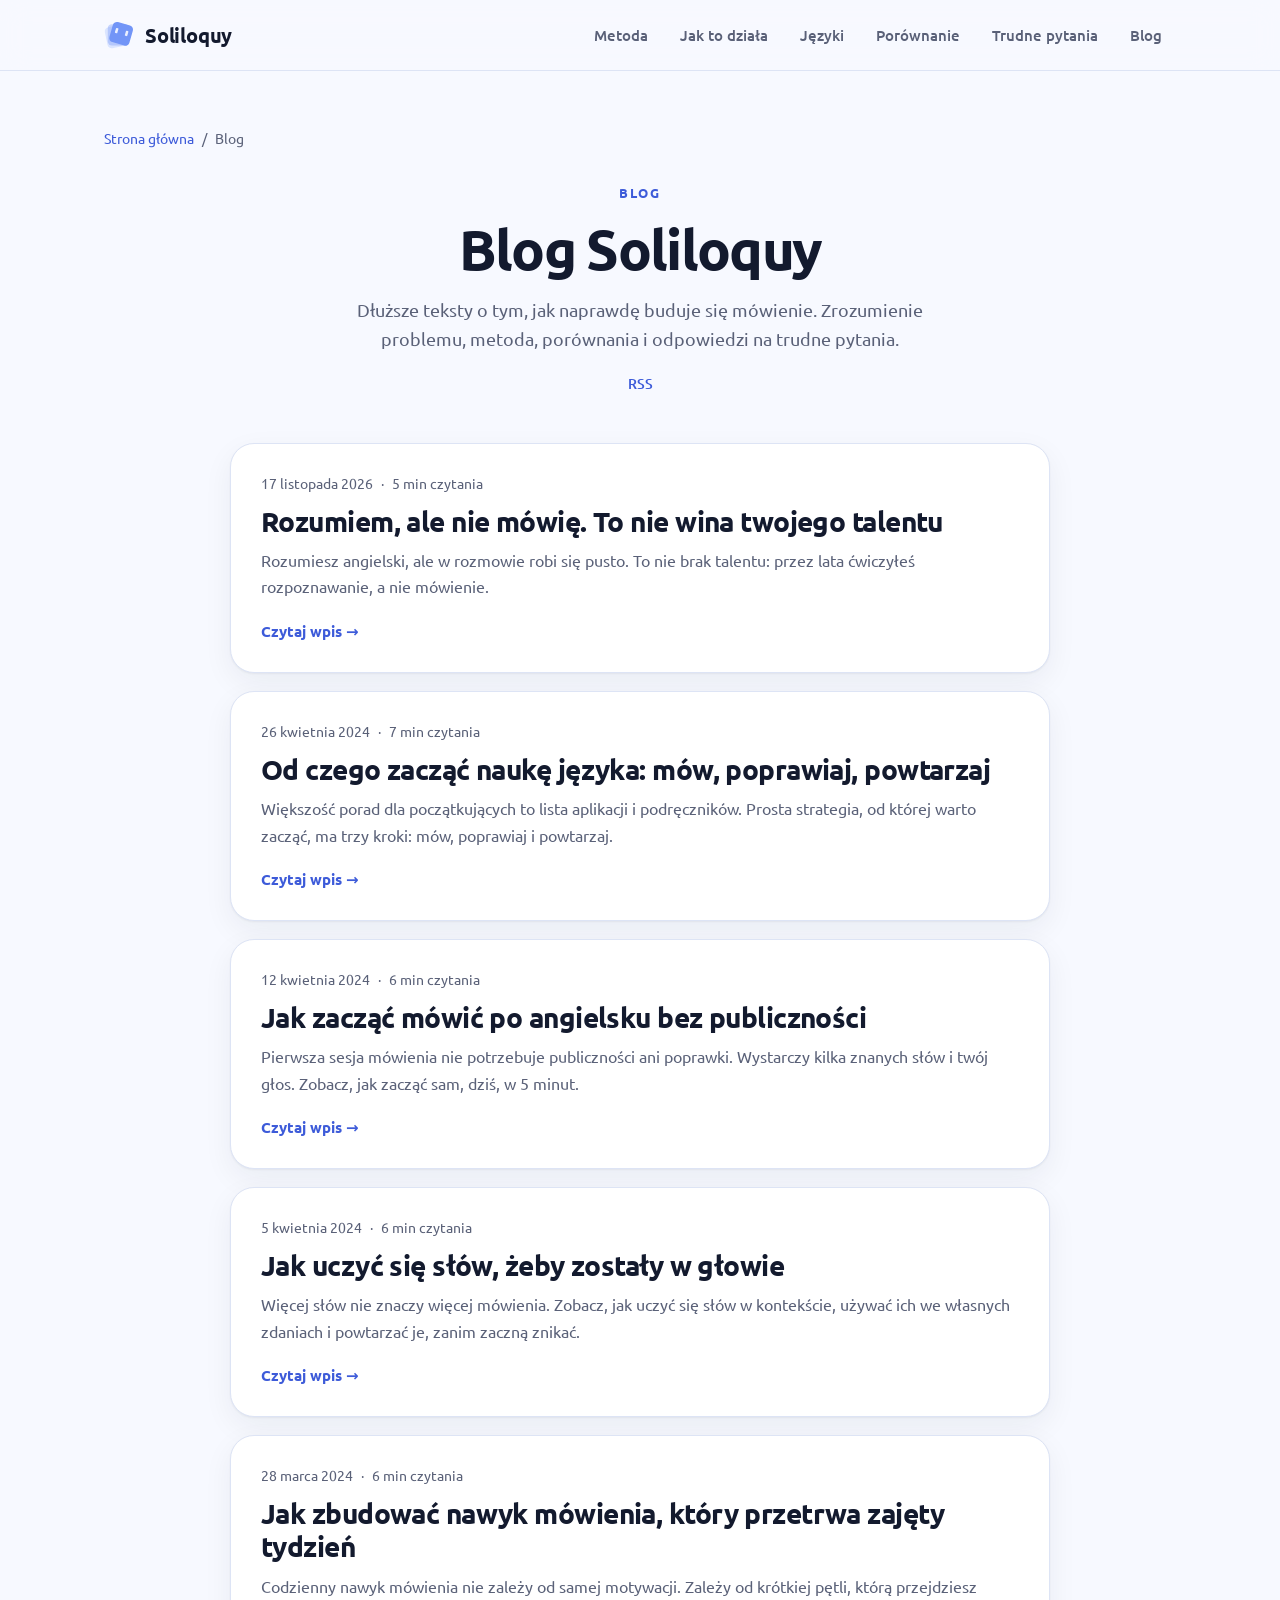
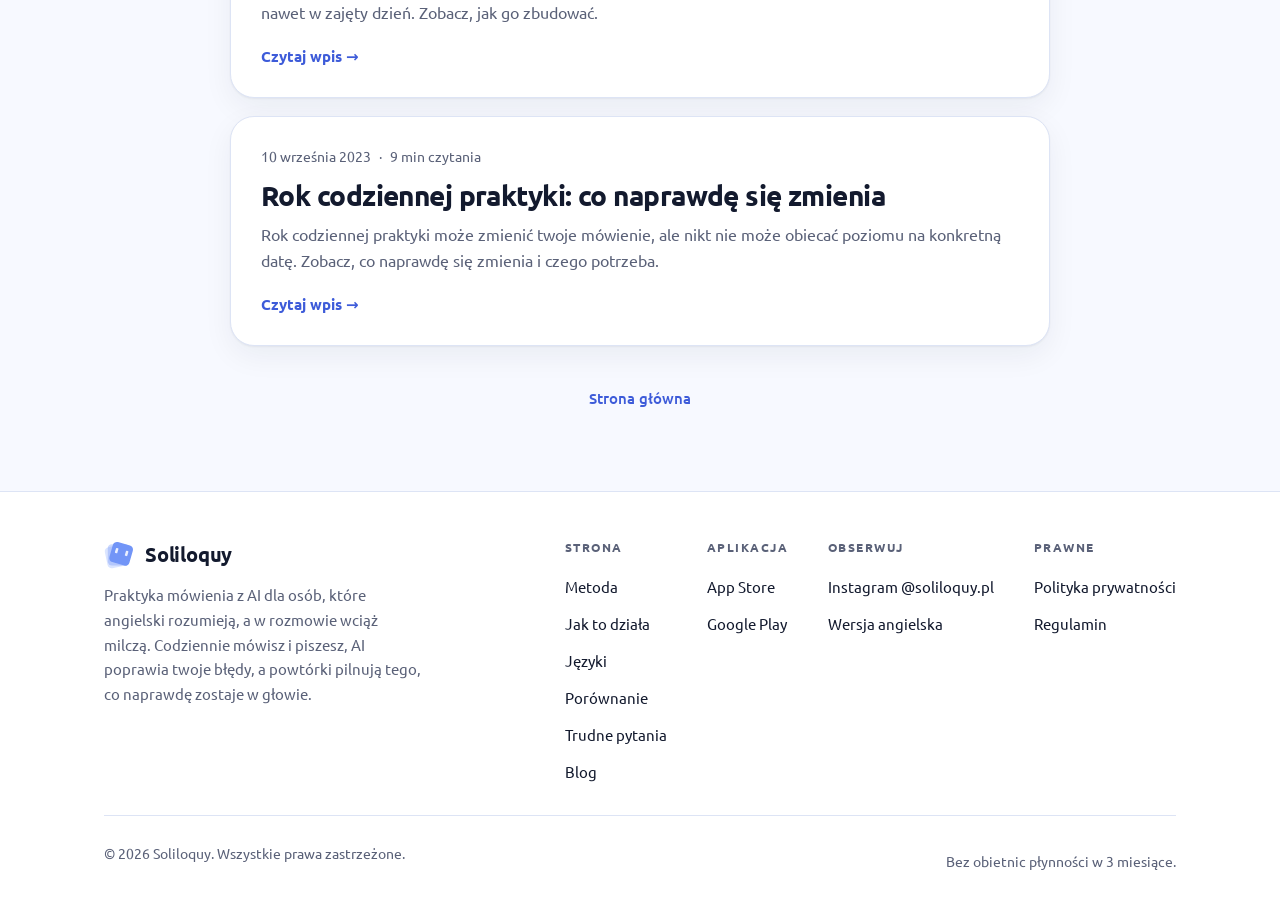
<file: blog/index.html>
<!-- GENERATED by src/build.py from src/content/copy.json. Edit the content, not this file. -->
<!DOCTYPE html>
<html lang="pl">
<head>
<meta charset="UTF-8">
<meta name="viewport" content="width=device-width, initial-scale=1.0">

<title>Blog · Soliloquy</title>
<meta name="description" content="Teksty o mówieniu po angielsku, metodzie treningu i codziennej praktyce z AI. Bez obietnic płynności w 3 miesiące, bez cen.">
<meta name="author" content="Soliloquy">
<meta name="theme-color" content="#F7F9FF">

<meta property="og:type" content="website">
<meta property="og:site_name" content="Soliloquy">
<meta property="og:locale" content="pl_PL">

<meta property="og:url" content="https://soliloquy.pl/blog/">
<meta property="og:title" content="Blog · Soliloquy">
<meta property="og:description" content="Teksty o mówieniu po angielsku, metodzie treningu i codziennej praktyce z AI. Bez obietnic płynności w 3 miesiące, bez cen.">
<meta property="og:image" content="https://soliloquy.pl/assets/img/og-card-pl.png">
<meta property="og:image:type" content="image/png">

<meta property="og:image:width" content="1200">

<meta property="og:image:height" content="630">

<meta property="og:image:alt" content="Karta Soliloquy: ekran aplikacji z poprawką mówienia po angielsku">





<meta name="twitter:card" content="summary_large_image">
<meta name="twitter:title" content="Blog · Soliloquy">
<meta name="twitter:description" content="Teksty o mówieniu po angielsku, metodzie treningu i codziennej praktyce z AI. Bez obietnic płynności w 3 miesiące, bez cen.">
<meta name="twitter:image" content="https://soliloquy.pl/assets/img/og-card-pl.png">
<meta name="twitter:image:alt" content="Karta Soliloquy: ekran aplikacji z poprawką mówienia po angielsku">


<link rel="canonical" href="https://soliloquy.pl/blog/">
<link rel="alternate" type="application/atom+xml" title="Blog Soliloquy" href="feed.xml">
<link rel="alternate" type="application/rss+xml" title="Blog Soliloquy" href="index.xml">
<link rel="icon" href="../assets/img/favicon.svg" type="image/svg+xml">

<link rel="preconnect" href="https://fonts.googleapis.com">
<link rel="preconnect" href="https://fonts.gstatic.com" crossorigin>
<link href="https://fonts.googleapis.com/css2?family=Ubuntu:wght@400;500;700&amp;display=swap" rel="stylesheet">
<link rel="stylesheet" href="../assets/styles.css">

<script type="application/ld+json">{"@context":"https://schema.org","@graph":[{"@type":"Blog","@id":"https://soliloquy.pl/blog/#blog","url":"https://soliloquy.pl/blog/","name":"Blog · Soliloquy","description":"Teksty o mówieniu po angielsku, metodzie treningu i codziennej praktyce z AI. Bez obietnic płynności w 3 miesiące, bez cen.","inLanguage":"pl","publisher":{"@type":"Organization","@id":"https://soliloquy.pl/#organization","name":"Soliloquy","url":"https://soliloquy.pl/","logo":{"@type":"ImageObject","url":"https://soliloquy.pl/assets/img/soliloquy-logo.svg"}}},{"@type":"BreadcrumbList","itemListElement":[{"@type":"ListItem","position":1,"name":"Strona główna","item":"https://soliloquy.pl/"},{"@type":"ListItem","position":2,"name":"Blog","item":"https://soliloquy.pl/blog/"}]}]}</script>


<!-- ============================================================
     ANALYTICS
     meta.analytics.ga4_stream_id in copy.json decides everything. Put a GA4
     stream id there and that locale measures page views, leave it an empty
     string and the page loads nothing and sends nothing. The two domains are
     separate properties, so each one is switched on by itself.
     ============================================================ -->

</head>

<body>
<a class="skip-link" href="#main">Przejdź do treści</a>

<nav class="nav" aria-label="Nawigacja główna">
  <div class="wrap nav-inner">
    <a class="brand" href="../">
      <img src="../assets/img/soliloquy-logo.svg" alt="">
      Soliloquy
    </a>
    <div class="nav-links">
      <a href="../#method">Metoda</a>
      <a href="../#how-it-works">Jak to działa</a>
      <a href="../#languages">Języki</a>
      <a href="../#compare">Porównanie</a>
      <a href="../#faq">Trudne pytania</a>
      <a href="./" aria-current="page">Blog</a>
      </div>
  </div>
</nav>


<main id="main" class="blog-main">
  <div class="wrap">
    <nav class="crumbs" aria-label="Ścieżka nawigacji">
      <a href="../">Strona główna</a>
      <span aria-hidden="true">/</span>
      <span aria-current="page">Blog</span>
    </nav>

    <header class="blog-head">
      <div class="kicker">Blog</div>
      <h1>Blog Soliloquy</h1>
      <p class="lead">Dłuższe teksty o tym, jak naprawdę buduje się mówienie. Zrozumienie problemu, metoda, porównania i odpowiedzi na trudne pytania.</p>
      <p class="blog-feed"><a href="index.xml">RSS</a></p>
      
    </header>

    
    <div class="post-list">
      <article class="post-card">
        <div class="post-card-meta">
          <time datetime="2026-11-17">17 listopada 2026</time>
          <span aria-hidden="true">·</span>
          <span>5 min czytania</span>
          
        </div>
        <h2><a href="rozumiem-ale-nie-mowie/">Rozumiem, ale nie mówię. To nie wina twojego talentu</a></h2>
        <p>Rozumiesz angielski, ale w rozmowie robi się pusto. To nie brak talentu: przez lata ćwiczyłeś rozpoznawanie, a nie mówienie.</p>
        <a class="post-card-link" href="rozumiem-ale-nie-mowie/">Czytaj wpis →</a>
      </article>
      <article class="post-card">
        <div class="post-card-meta">
          <time datetime="2024-04-26">26 kwietnia 2024</time>
          <span aria-hidden="true">·</span>
          <span>7 min czytania</span>
          
        </div>
        <h2><a href="najlepsza-strategia-nauki-jezykow-dla-poczatkujacych/">Od czego zacząć naukę języka: mów, poprawiaj, powtarzaj</a></h2>
        <p>Większość porad dla początkujących to lista aplikacji i podręczników. Prosta strategia, od której warto zacząć, ma trzy kroki: mów, poprawiaj i powtarzaj.</p>
        <a class="post-card-link" href="najlepsza-strategia-nauki-jezykow-dla-poczatkujacych/">Czytaj wpis →</a>
      </article>
      <article class="post-card">
        <div class="post-card-meta">
          <time datetime="2024-04-12">12 kwietnia 2024</time>
          <span aria-hidden="true">·</span>
          <span>6 min czytania</span>
          
        </div>
        <h2><a href="jak-zaczac-mowic-w-obcym-jezyku-od-pierwszego-dnia/">Jak zacząć mówić po angielsku bez publiczności</a></h2>
        <p>Pierwsza sesja mówienia nie potrzebuje publiczności ani poprawki. Wystarczy kilka znanych słów i twój głos. Zobacz, jak zacząć sam, dziś, w 5 minut.</p>
        <a class="post-card-link" href="jak-zaczac-mowic-w-obcym-jezyku-od-pierwszego-dnia/">Czytaj wpis →</a>
      </article>
      <article class="post-card">
        <div class="post-card-meta">
          <time datetime="2024-04-05">5 kwietnia 2024</time>
          <span aria-hidden="true">·</span>
          <span>6 min czytania</span>
          
        </div>
        <h2><a href="jak-uczyc-sie-slow-szybciej/">Jak uczyć się słów, żeby zostały w głowie</a></h2>
        <p>Więcej słów nie znaczy więcej mówienia. Zobacz, jak uczyć się słów w kontekście, używać ich we własnych zdaniach i powtarzać je, zanim zaczną znikać.</p>
        <a class="post-card-link" href="jak-uczyc-sie-slow-szybciej/">Czytaj wpis →</a>
      </article>
      <article class="post-card">
        <div class="post-card-meta">
          <time datetime="2024-03-28">28 marca 2024</time>
          <span aria-hidden="true">·</span>
          <span>6 min czytania</span>
          
        </div>
        <h2><a href="tworzenie-nawyku-uczenia-sie-jezykow/">Jak zbudować nawyk mówienia, który przetrwa zajęty tydzień</a></h2>
        <p>Codzienny nawyk mówienia nie zależy od samej motywacji. Zależy od krótkiej pętli, którą przejdziesz nawet w zajęty dzień. Zobacz, jak go zbudować.</p>
        <a class="post-card-link" href="tworzenie-nawyku-uczenia-sie-jezykow/">Czytaj wpis →</a>
      </article>
      <article class="post-card">
        <div class="post-card-meta">
          <time datetime="2023-09-10">10 września 2023</time>
          <span aria-hidden="true">·</span>
          <span>9 min czytania</span>
          
        </div>
        <h2><a href="nauka-jezyka-obcego-w-rok/">Rok codziennej praktyki: co naprawdę się zmienia</a></h2>
        <p>Rok codziennej praktyki może zmienić twoje mówienie, ale nikt nie może obiecać poziomu na konkretną datę. Zobacz, co naprawdę się zmienia i czego potrzeba.</p>
        <a class="post-card-link" href="nauka-jezyka-obcego-w-rok/">Czytaj wpis →</a>
      </article>
      
    </div>
    

    <p class="blog-back"><a href="../">Strona główna</a></p>
  </div>
</main>

<footer class="site">
  <div class="wrap">
    <div class="foot-top">
      <div class="foot-brand">
        <a class="brand" href="../">
          <img src="../assets/img/soliloquy-logo.svg" alt="">
          Soliloquy
        </a>
        <p>Praktyka mówienia z AI dla osób, które angielski rozumieją, a w rozmowie wciąż milczą. Codziennie mówisz i piszesz, AI poprawia twoje błędy, a powtórki pilnują tego, co naprawdę zostaje w głowie.</p>
      </div>

      <div class="foot-cols">
        <div class="foot-col">
          <h4>Strona</h4>
          <ul>
            <li><a href="../#method" rel="noopener">Metoda</a></li>
            <li><a href="../#how-it-works" rel="noopener">Jak to działa</a></li>
            <li><a href="../#languages" rel="noopener">Języki</a></li>
            <li><a href="../#compare" rel="noopener">Porównanie</a></li>
            <li><a href="../#faq" rel="noopener">Trudne pytania</a></li>
            <li><a href="./" rel="noopener">Blog</a></li>
            </ul>
        </div>
        <div class="foot-col">
          <h4>Aplikacja</h4>
          <ul>
            <li><a href="https://apps.apple.com/us/app/soliloquy-speaking-practice/id1627990691" rel="noopener">App Store</a></li>
            <li><a href="https://play.google.com/store/apps/details?id=fun.soliloquy.app" rel="noopener">Google Play</a></li>
            </ul>
        </div>
        <div class="foot-col">
          <h4>Obserwuj</h4>
          <ul>
            <li><a href="https://www.instagram.com/soliloquy.pl/" rel="noopener">Instagram @soliloquy.pl</a></li>
            <li><a href="https://soliloquy.fun/" rel="noopener">Wersja angielska</a></li>
            </ul>
        </div>
        <div class="foot-col">
          <h4>Prawne</h4>
          <ul>
            <li><a href="https://soliloquy.fun/terms/pl/#privacy-policy" rel="noopener">Polityka prywatności</a></li>
            <li><a href="https://soliloquy.fun/terms/pl/#terms-and-conditions" rel="noopener">Regulamin</a></li>
            </ul>
        </div>
        </div>
    </div>

    <div class="foot-bottom">
      <p>© <span id="year">2026</span> Soliloquy. Wszystkie prawa zastrzeżone.</p>
      <p>Bez obietnic płynności w 3 miesiące.</p>
    </div>
  </div>
</footer>
<script>document.getElementById('year').textContent = new Date().getFullYear();</script>

</body>
</html>
</file>
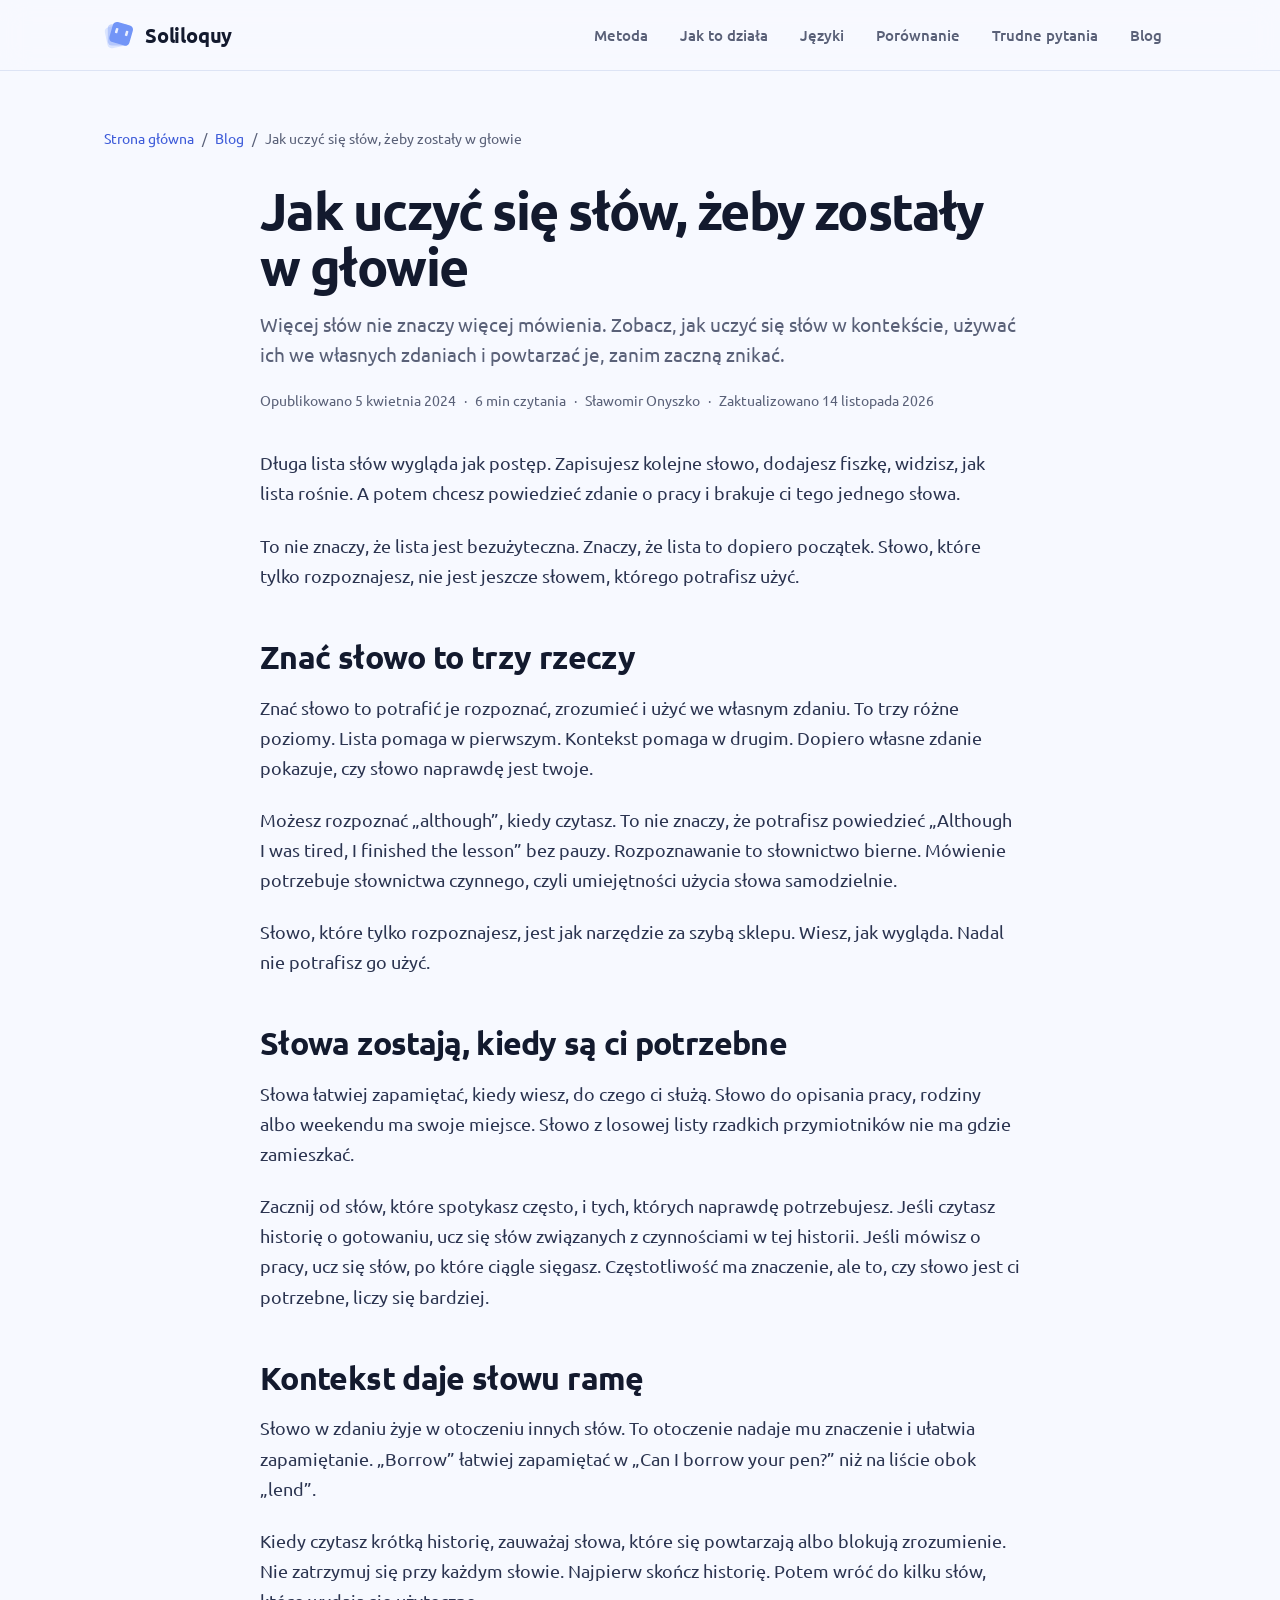
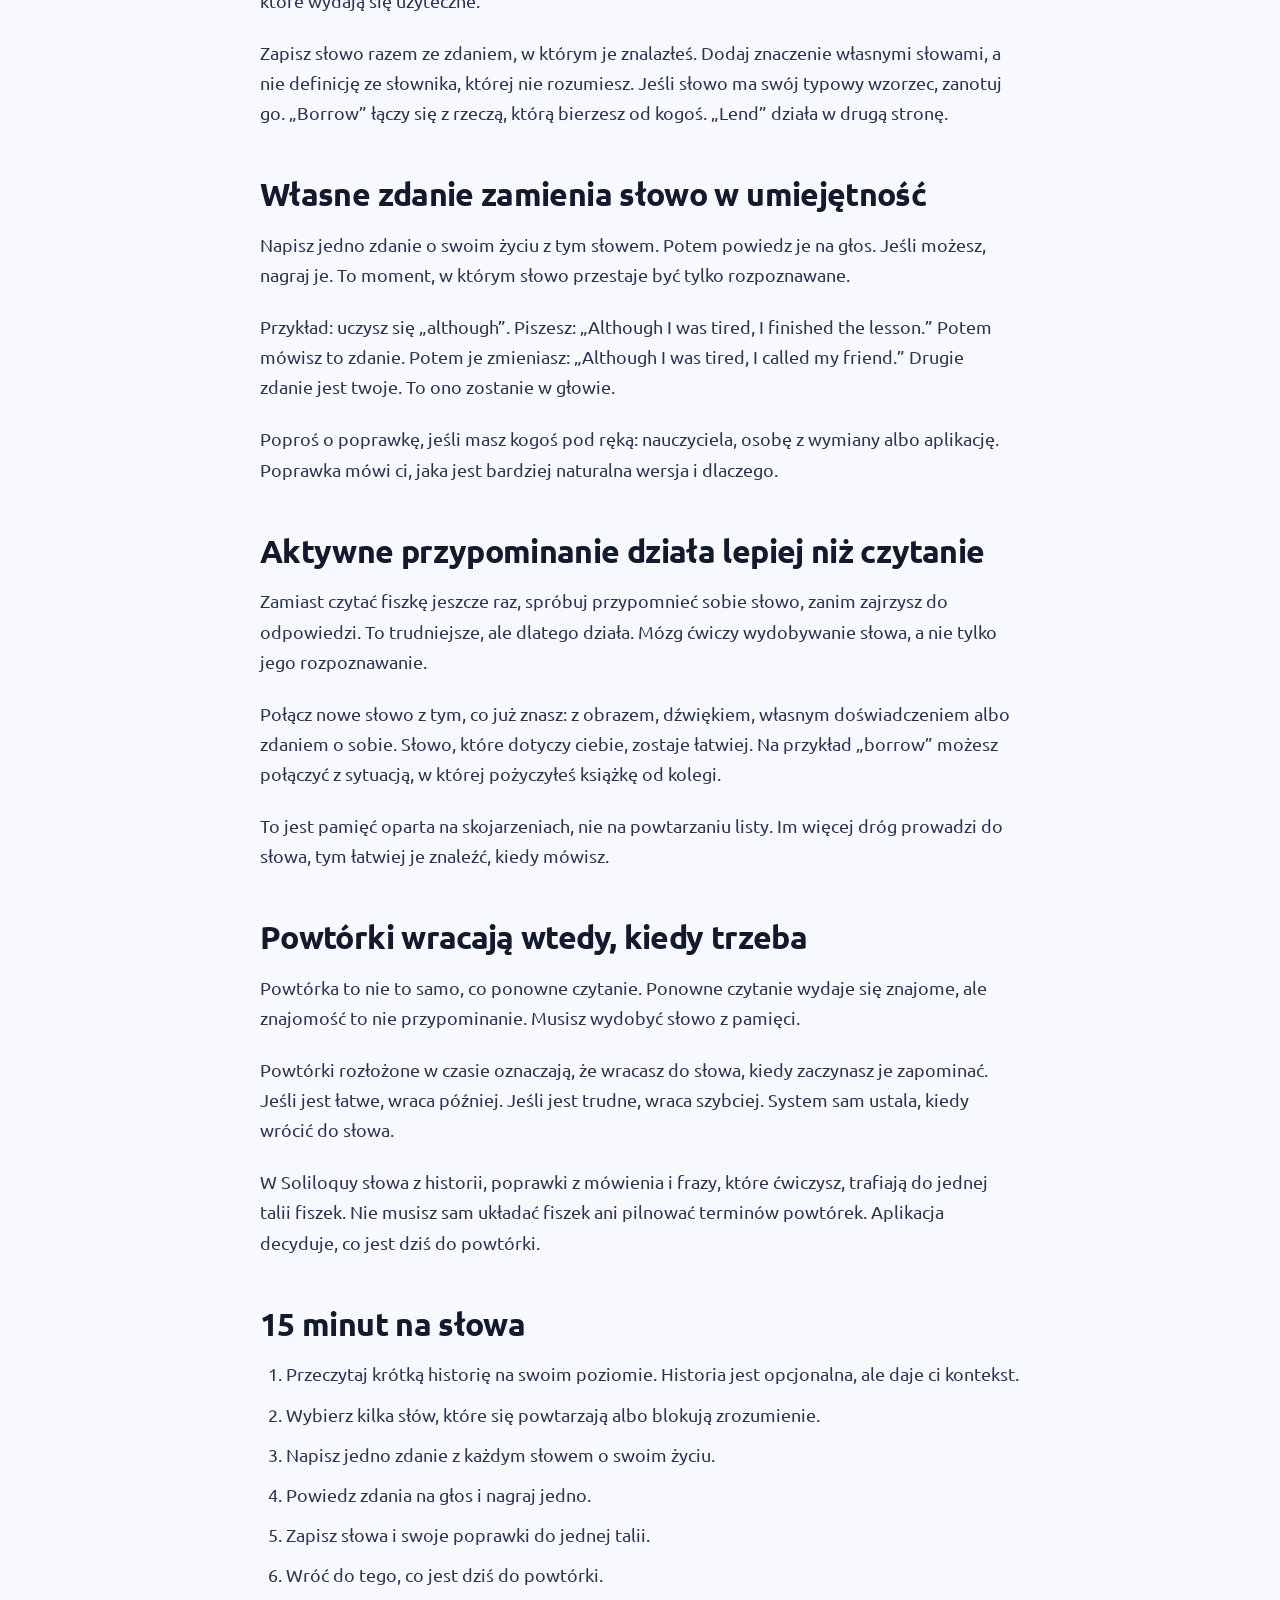
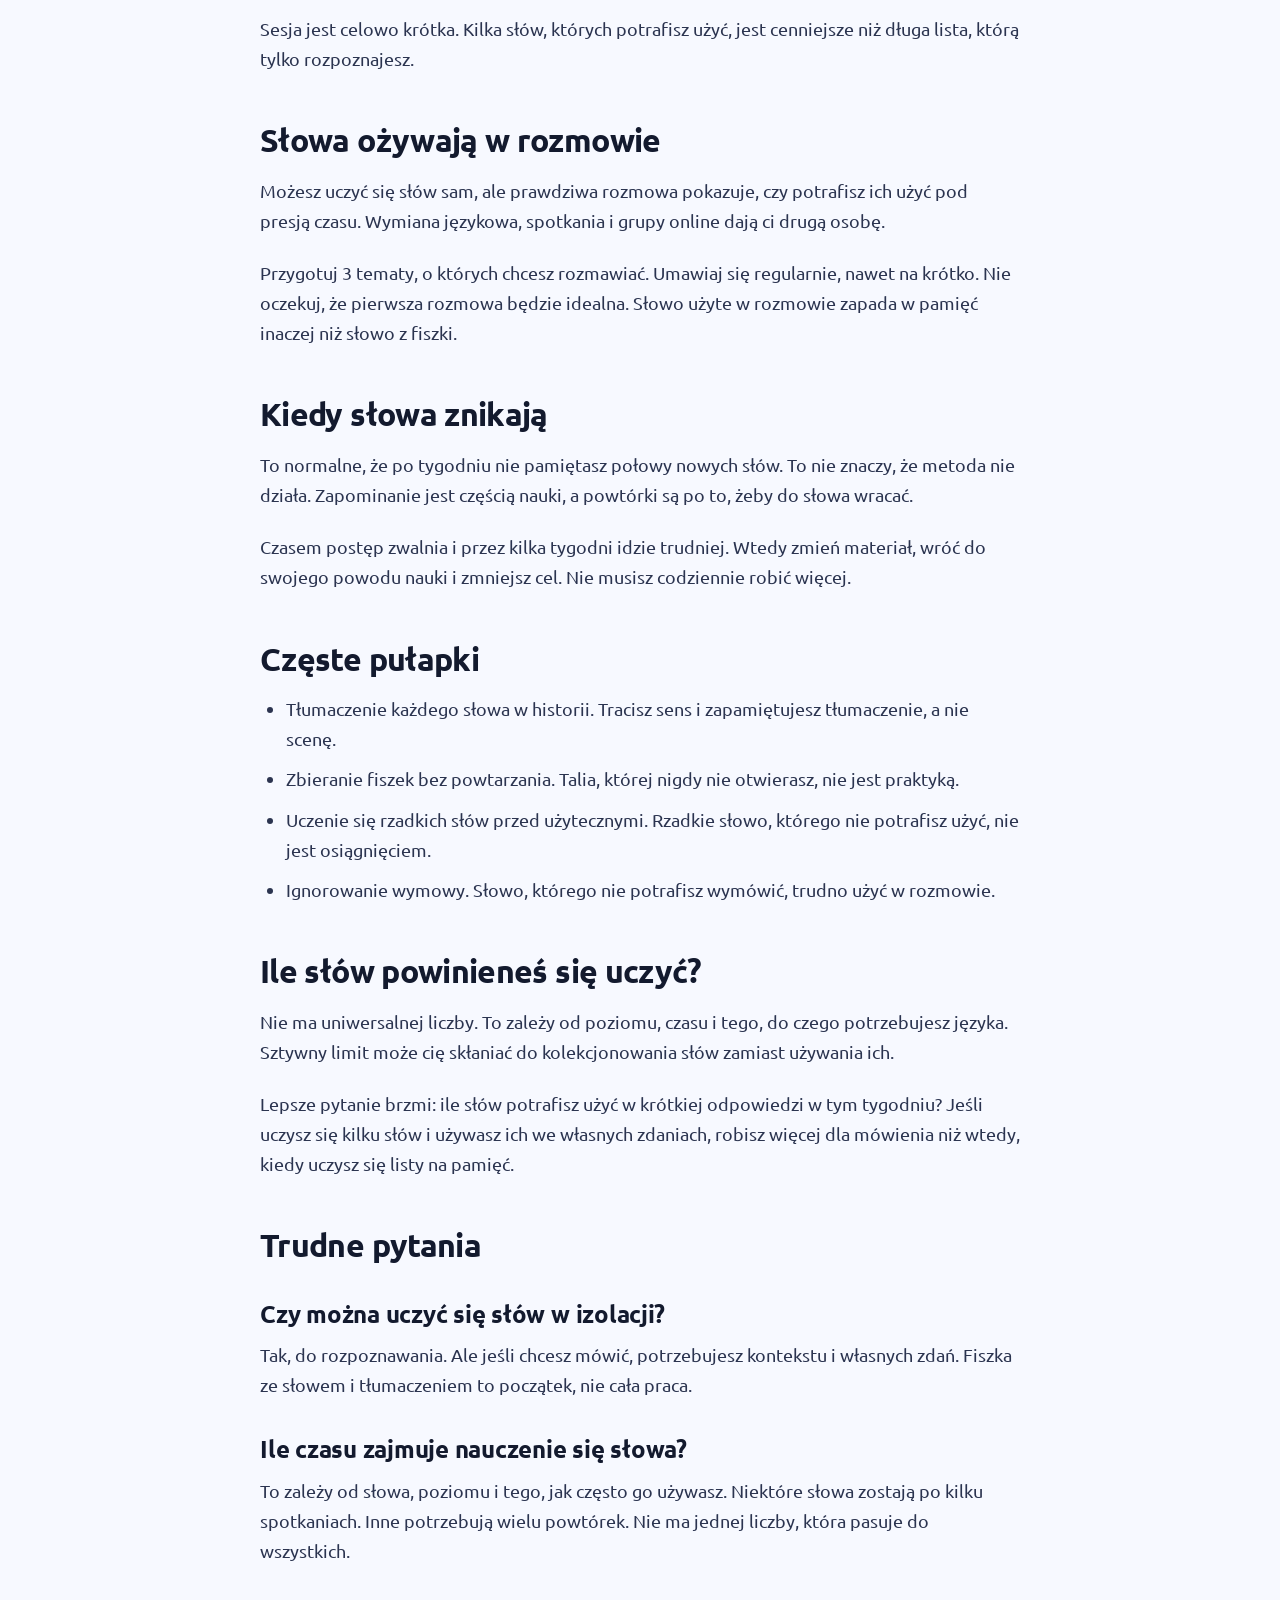
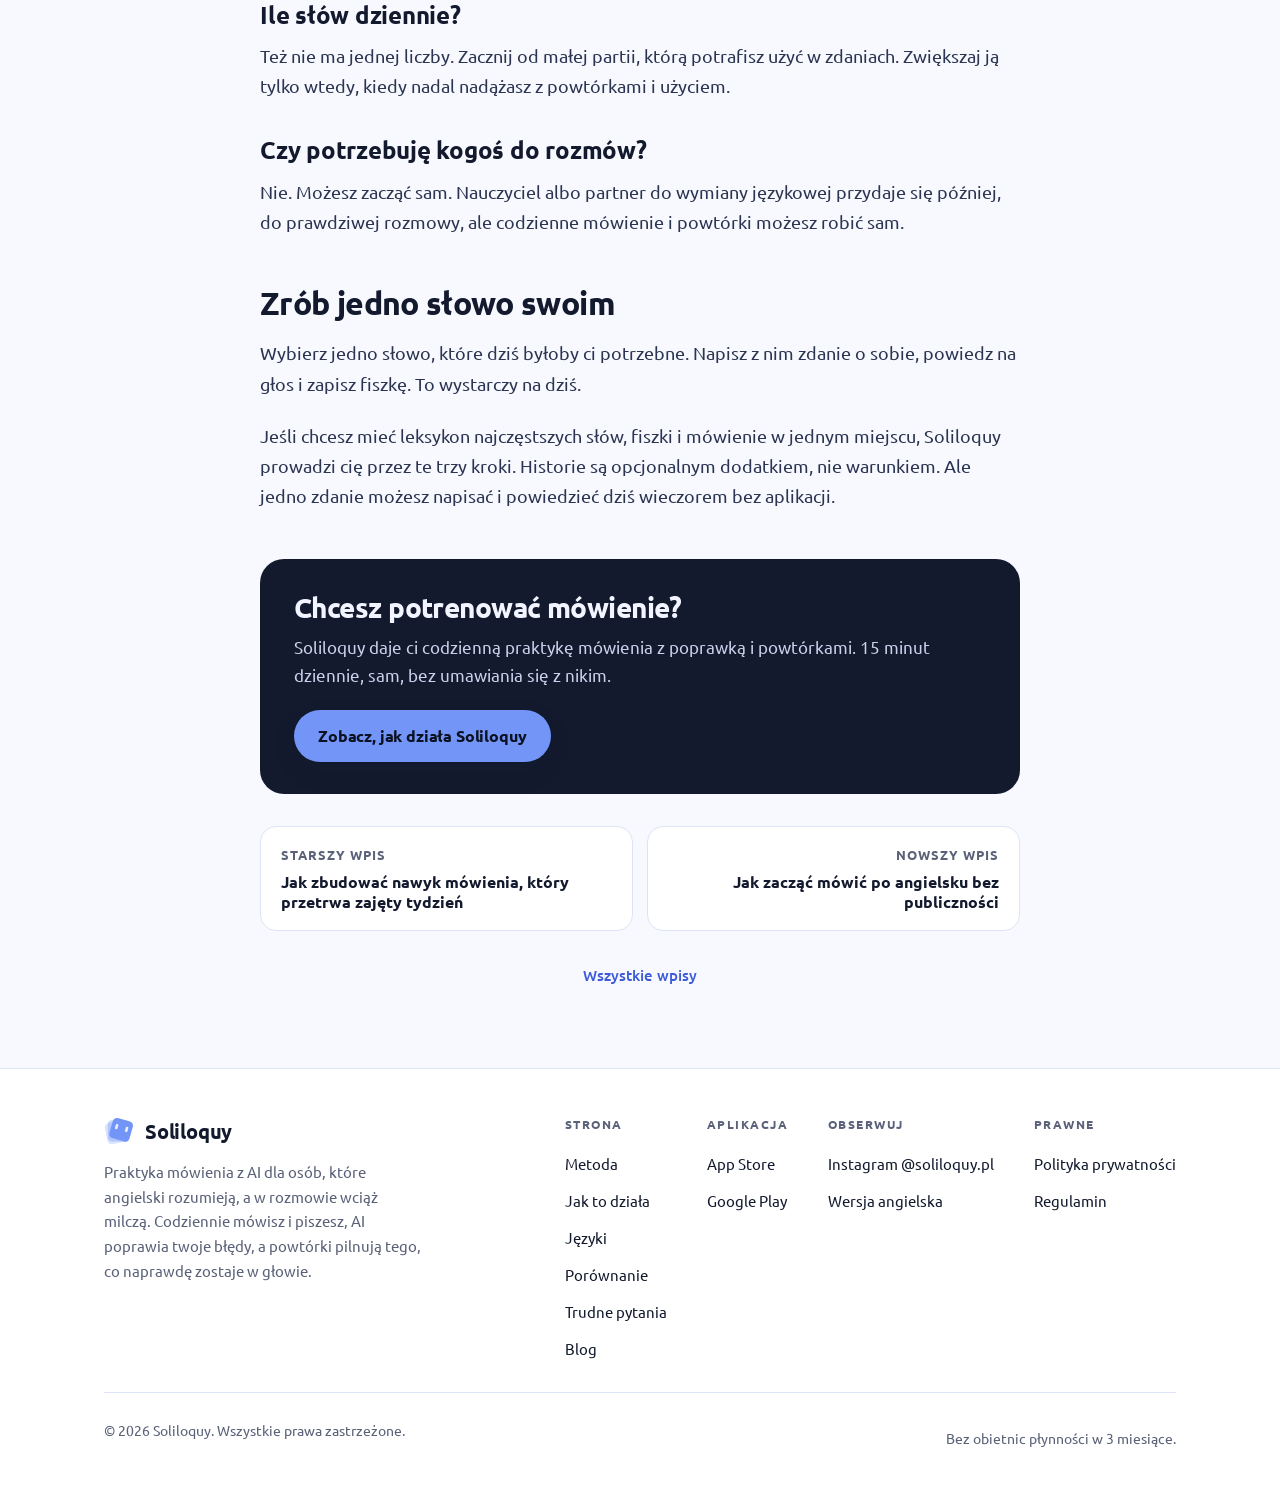
<file: blog/jak-uczyc-sie-slow-szybciej/index.html>
<!-- GENERATED by src/build.py from src/content/copy.json. Edit the content, not this file. -->
<!DOCTYPE html>
<html lang="pl">
<head>
<meta charset="UTF-8">
<meta name="viewport" content="width=device-width, initial-scale=1.0">

<title>Jak uczyć się słów, żeby zostały w głowie · Soliloquy</title>
<meta name="description" content="Więcej słów nie znaczy więcej mówienia. Zobacz, jak uczyć się słów w kontekście, używać ich we własnych zdaniach i powtarzać je, zanim zaczną znikać.">
<meta name="author" content="Sławomir Onyszko">
<meta name="theme-color" content="#F7F9FF">

<meta property="og:type" content="article">
<meta property="og:site_name" content="Soliloquy">
<meta property="og:locale" content="pl_PL">

<meta property="og:url" content="https://soliloquy.pl/blog/jak-uczyc-sie-slow-szybciej/">
<meta property="og:title" content="Jak uczyć się słów, żeby zostały w głowie · Soliloquy">
<meta property="og:description" content="Więcej słów nie znaczy więcej mówienia. Zobacz, jak uczyć się słów w kontekście, używać ich we własnych zdaniach i powtarzać je, zanim zaczną znikać.">
<meta property="og:image" content="https://soliloquy.pl/assets/img/og-card-pl.png">
<meta property="og:image:type" content="image/png">

<meta property="og:image:width" content="1200">

<meta property="og:image:height" content="630">

<meta property="og:image:alt" content="Karta Soliloquy: ekran aplikacji z poprawką mówienia po angielsku">

<meta property="article:published_time" content="2024-04-05T00:00:00Z">

<meta property="article:modified_time" content="2026-11-14T00:00:00Z">

<meta property="article:author" content="Sławomir Onyszko">


<meta name="twitter:card" content="summary_large_image">
<meta name="twitter:title" content="Jak uczyć się słów, żeby zostały w głowie · Soliloquy">
<meta name="twitter:description" content="Więcej słów nie znaczy więcej mówienia. Zobacz, jak uczyć się słów w kontekście, używać ich we własnych zdaniach i powtarzać je, zanim zaczną znikać.">
<meta name="twitter:image" content="https://soliloquy.pl/assets/img/og-card-pl.png">
<meta name="twitter:image:alt" content="Karta Soliloquy: ekran aplikacji z poprawką mówienia po angielsku">


<link rel="canonical" href="https://soliloquy.pl/blog/jak-uczyc-sie-slow-szybciej/">
<link rel="alternate" type="application/atom+xml" title="Blog Soliloquy" href="../feed.xml">
<link rel="alternate" type="application/rss+xml" title="Blog Soliloquy" href="../index.xml">
<link rel="icon" href="../../assets/img/favicon.svg" type="image/svg+xml">

<link rel="preconnect" href="https://fonts.googleapis.com">
<link rel="preconnect" href="https://fonts.gstatic.com" crossorigin>
<link href="https://fonts.googleapis.com/css2?family=Ubuntu:wght@400;500;700&amp;display=swap" rel="stylesheet">
<link rel="stylesheet" href="../../assets/styles.css">

<script type="application/ld+json">{"@context":"https://schema.org","@graph":[{"@type":"BlogPosting","@id":"https://soliloquy.pl/blog/jak-uczyc-sie-slow-szybciej/#article","mainEntityOfPage":{"@type":"WebPage","@id":"https://soliloquy.pl/blog/jak-uczyc-sie-slow-szybciej/"},"headline":"Jak uczyć się słów, żeby zostały w głowie","description":"Więcej słów nie znaczy więcej mówienia. Zobacz, jak uczyć się słów w kontekście, używać ich we własnych zdaniach i powtarzać je, zanim zaczną znikać.","url":"https://soliloquy.pl/blog/jak-uczyc-sie-slow-szybciej/","inLanguage":"pl","datePublished":"2024-04-05","dateModified":"2026-11-14","author":{"@type":"Person","name":"Sławomir Onyszko"},"publisher":{"@type":"Organization","@id":"https://soliloquy.pl/#organization","name":"Soliloquy","url":"https://soliloquy.pl/","logo":{"@type":"ImageObject","url":"https://soliloquy.pl/assets/img/soliloquy-logo.svg"}},"isPartOf":{"@type":"Blog","@id":"https://soliloquy.pl/blog/#blog","name":"Blog · Soliloquy","url":"https://soliloquy.pl/blog/"},"wordCount":1111,"image":"https://soliloquy.pl/assets/img/og-card-pl.png"},{"@type":"BreadcrumbList","itemListElement":[{"@type":"ListItem","position":1,"name":"Strona główna","item":"https://soliloquy.pl/"},{"@type":"ListItem","position":2,"name":"Blog","item":"https://soliloquy.pl/blog/"},{"@type":"ListItem","position":3,"name":"Jak uczyć się słów, żeby zostały w głowie","item":"https://soliloquy.pl/blog/jak-uczyc-sie-slow-szybciej/"}]}]}</script>


<!-- ============================================================
     ANALYTICS
     meta.analytics.ga4_stream_id in copy.json decides everything. Put a GA4
     stream id there and that locale measures page views, leave it an empty
     string and the page loads nothing and sends nothing. The two domains are
     separate properties, so each one is switched on by itself.
     ============================================================ -->

</head>

<body>
<a class="skip-link" href="#main">Przejdź do treści</a>

<nav class="nav" aria-label="Nawigacja główna">
  <div class="wrap nav-inner">
    <a class="brand" href="../../">
      <img src="../../assets/img/soliloquy-logo.svg" alt="">
      Soliloquy
    </a>
    <div class="nav-links">
      <a href="../../#method">Metoda</a>
      <a href="../../#how-it-works">Jak to działa</a>
      <a href="../../#languages">Języki</a>
      <a href="../../#compare">Porównanie</a>
      <a href="../../#faq">Trudne pytania</a>
      <a href="../" aria-current="page">Blog</a>
      </div>
  </div>
</nav>


<main id="main" class="blog-main">
  <div class="wrap">
    <nav class="crumbs" aria-label="Ścieżka nawigacji">
      <a href="../../">Strona główna</a>
      <span aria-hidden="true">/</span>
      <a href="../">Blog</a>
      <span aria-hidden="true">/</span>
      <span aria-current="page">Jak uczyć się słów, żeby zostały w głowie</span>
    </nav>

    <article class="post">
      <header class="post-head">
        <h1>Jak uczyć się słów, żeby zostały w głowie</h1>
        <p class="post-dek">Więcej słów nie znaczy więcej mówienia. Zobacz, jak uczyć się słów w kontekście, używać ich we własnych zdaniach i powtarzać je, zanim zaczną znikać.</p>
        <div class="post-meta">
          <span>Opublikowano <time datetime="2024-04-05">5 kwietnia 2024</time></span>
          <span aria-hidden="true">·</span>
          <span>6 min czytania</span>
          <span aria-hidden="true">·</span>
          <span>Sławomir Onyszko</span>
          <span aria-hidden="true">·</span><span>Zaktualizowano <time datetime="2026-11-14">14 listopada 2026</time></span>
          
        </div>
      </header>

      

      <div class="prose"><p>Długa lista słów wygląda jak postęp. Zapisujesz kolejne słowo, dodajesz fiszkę, widzisz, jak lista rośnie. A potem chcesz powiedzieć zdanie o pracy i brakuje ci tego jednego słowa.</p>
<p>To nie znaczy, że lista jest bezużyteczna. Znaczy, że lista to dopiero początek. Słowo, które tylko rozpoznajesz, nie jest jeszcze słowem, którego potrafisz użyć.</p>
<h2>Znać słowo to trzy rzeczy</h2>
<p>Znać słowo to potrafić je rozpoznać, zrozumieć i użyć we własnym zdaniu. To trzy różne poziomy. Lista pomaga w pierwszym. Kontekst pomaga w drugim. Dopiero własne zdanie pokazuje, czy słowo naprawdę jest twoje.</p>
<p>Możesz rozpoznać „although”, kiedy czytasz. To nie znaczy, że potrafisz powiedzieć „Although I was tired, I finished the lesson” bez pauzy. Rozpoznawanie to słownictwo bierne. Mówienie potrzebuje słownictwa czynnego, czyli umiejętności użycia słowa samodzielnie.</p>
<p>Słowo, które tylko rozpoznajesz, jest jak narzędzie za szybą sklepu. Wiesz, jak wygląda. Nadal nie potrafisz go użyć.</p>
<h2>Słowa zostają, kiedy są ci potrzebne</h2>
<p>Słowa łatwiej zapamiętać, kiedy wiesz, do czego ci służą. Słowo do opisania pracy, rodziny albo weekendu ma swoje miejsce. Słowo z losowej listy rzadkich przymiotników nie ma gdzie zamieszkać.</p>
<p>Zacznij od słów, które spotykasz często, i tych, których naprawdę potrzebujesz. Jeśli czytasz historię o gotowaniu, ucz się słów związanych z czynnościami w tej historii. Jeśli mówisz o pracy, ucz się słów, po które ciągle sięgasz. Częstotliwość ma znaczenie, ale to, czy słowo jest ci potrzebne, liczy się bardziej.</p>
<h2>Kontekst daje słowu ramę</h2>
<p>Słowo w zdaniu żyje w otoczeniu innych słów. To otoczenie nadaje mu znaczenie i ułatwia zapamiętanie. „Borrow” łatwiej zapamiętać w „Can I borrow your pen?” niż na liście obok „lend”.</p>
<p>Kiedy czytasz krótką historię, zauważaj słowa, które się powtarzają albo blokują zrozumienie. Nie zatrzymuj się przy każdym słowie. Najpierw skończ historię. Potem wróć do kilku słów, które wydają się użyteczne.</p>
<p>Zapisz słowo razem ze zdaniem, w którym je znalazłeś. Dodaj znaczenie własnymi słowami, a nie definicję ze słownika, której nie rozumiesz. Jeśli słowo ma swój typowy wzorzec, zanotuj go. „Borrow” łączy się z rzeczą, którą bierzesz od kogoś. „Lend” działa w drugą stronę.</p>
<h2>Własne zdanie zamienia słowo w umiejętność</h2>
<p>Napisz jedno zdanie o swoim życiu z tym słowem. Potem powiedz je na głos. Jeśli możesz, nagraj je. To moment, w którym słowo przestaje być tylko rozpoznawane.</p>
<p>Przykład: uczysz się „although”. Piszesz: „Although I was tired, I finished the lesson.” Potem mówisz to zdanie. Potem je zmieniasz: „Although I was tired, I called my friend.” Drugie zdanie jest twoje. To ono zostanie w głowie.</p>
<p>Poproś o poprawkę, jeśli masz kogoś pod ręką: nauczyciela, osobę z wymiany albo aplikację. Poprawka mówi ci, jaka jest bardziej naturalna wersja i dlaczego.</p>
<h2>Aktywne przypominanie działa lepiej niż czytanie</h2>
<p>Zamiast czytać fiszkę jeszcze raz, spróbuj przypomnieć sobie słowo, zanim zajrzysz do odpowiedzi. To trudniejsze, ale dlatego działa. Mózg ćwiczy wydobywanie słowa, a nie tylko jego rozpoznawanie.</p>
<p>Połącz nowe słowo z tym, co już znasz: z obrazem, dźwiękiem, własnym doświadczeniem albo zdaniem o sobie. Słowo, które dotyczy ciebie, zostaje łatwiej. Na przykład „borrow” możesz połączyć z sytuacją, w której pożyczyłeś książkę od kolegi.</p>
<p>To jest pamięć oparta na skojarzeniach, nie na powtarzaniu listy. Im więcej dróg prowadzi do słowa, tym łatwiej je znaleźć, kiedy mówisz.</p>
<h2>Powtórki wracają wtedy, kiedy trzeba</h2>
<p>Powtórka to nie to samo, co ponowne czytanie. Ponowne czytanie wydaje się znajome, ale znajomość to nie przypominanie. Musisz wydobyć słowo z pamięci.</p>
<p>Powtórki rozłożone w czasie oznaczają, że wracasz do słowa, kiedy zaczynasz je zapominać. Jeśli jest łatwe, wraca później. Jeśli jest trudne, wraca szybciej. System sam ustala, kiedy wrócić do słowa.</p>
<p>W Soliloquy słowa z historii, poprawki z mówienia i frazy, które ćwiczysz, trafiają do jednej talii fiszek. Nie musisz sam układać fiszek ani pilnować terminów powtórek. Aplikacja decyduje, co jest dziś do powtórki.</p>
<h2>15 minut na słowa</h2>
<ol>
<li>Przeczytaj krótką historię na swoim poziomie. Historia jest opcjonalna, ale daje ci kontekst.</li>
<li>Wybierz kilka słów, które się powtarzają albo blokują zrozumienie.</li>
<li>Napisz jedno zdanie z każdym słowem o swoim życiu.</li>
<li>Powiedz zdania na głos i nagraj jedno.</li>
<li>Zapisz słowa i swoje poprawki do jednej talii.</li>
<li>Wróć do tego, co jest dziś do powtórki.</li>
</ol>
<p>Sesja jest celowo krótka. Kilka słów, których potrafisz użyć, jest cenniejsze niż długa lista, którą tylko rozpoznajesz.</p>
<h2>Słowa ożywają w rozmowie</h2>
<p>Możesz uczyć się słów sam, ale prawdziwa rozmowa pokazuje, czy potrafisz ich użyć pod presją czasu. Wymiana językowa, spotkania i grupy online dają ci drugą osobę.</p>
<p>Przygotuj 3 tematy, o których chcesz rozmawiać. Umawiaj się regularnie, nawet na krótko. Nie oczekuj, że pierwsza rozmowa będzie idealna. Słowo użyte w rozmowie zapada w pamięć inaczej niż słowo z fiszki.</p>
<h2>Kiedy słowa znikają</h2>
<p>To normalne, że po tygodniu nie pamiętasz połowy nowych słów. To nie znaczy, że metoda nie działa. Zapominanie jest częścią nauki, a powtórki są po to, żeby do słowa wracać.</p>
<p>Czasem postęp zwalnia i przez kilka tygodni idzie trudniej. Wtedy zmień materiał, wróć do swojego powodu nauki i zmniejsz cel. Nie musisz codziennie robić więcej.</p>
<h2>Częste pułapki</h2>
<ul>
<li>Tłumaczenie każdego słowa w historii. Tracisz sens i zapamiętujesz tłumaczenie, a nie scenę.</li>
<li>Zbieranie fiszek bez powtarzania. Talia, której nigdy nie otwierasz, nie jest praktyką.</li>
<li>Uczenie się rzadkich słów przed użytecznymi. Rzadkie słowo, którego nie potrafisz użyć, nie jest osiągnięciem.</li>
<li>Ignorowanie wymowy. Słowo, którego nie potrafisz wymówić, trudno użyć w rozmowie.</li>
</ul>
<h2>Ile słów powinieneś się uczyć?</h2>
<p>Nie ma uniwersalnej liczby. To zależy od poziomu, czasu i tego, do czego potrzebujesz języka. Sztywny limit może cię skłaniać do kolekcjonowania słów zamiast używania ich.</p>
<p>Lepsze pytanie brzmi: ile słów potrafisz użyć w krótkiej odpowiedzi w tym tygodniu? Jeśli uczysz się kilku słów i używasz ich we własnych zdaniach, robisz więcej dla mówienia niż wtedy, kiedy uczysz się listy na pamięć.</p>
<h2>Trudne pytania</h2>
<h3>Czy można uczyć się słów w izolacji?</h3>
<p>Tak, do rozpoznawania. Ale jeśli chcesz mówić, potrzebujesz kontekstu i własnych zdań. Fiszka ze słowem i tłumaczeniem to początek, nie cała praca.</p>
<h3>Ile czasu zajmuje nauczenie się słowa?</h3>
<p>To zależy od słowa, poziomu i tego, jak często go używasz. Niektóre słowa zostają po kilku spotkaniach. Inne potrzebują wielu powtórek. Nie ma jednej liczby, która pasuje do wszystkich.</p>
<h3>Ile słów dziennie?</h3>
<p>Też nie ma jednej liczby. Zacznij od małej partii, którą potrafisz użyć w zdaniach. Zwiększaj ją tylko wtedy, kiedy nadal nadążasz z powtórkami i użyciem.</p>
<h3>Czy potrzebuję kogoś do rozmów?</h3>
<p>Nie. Możesz zacząć sam. Nauczyciel albo partner do wymiany językowej przydaje się później, do prawdziwej rozmowy, ale codzienne mówienie i powtórki możesz robić sam.</p>
<h2>Zrób jedno słowo swoim</h2>
<p>Wybierz jedno słowo, które dziś byłoby ci potrzebne. Napisz z nim zdanie o sobie, powiedz na głos i zapisz fiszkę. To wystarczy na dziś.</p>
<p>Jeśli chcesz mieć leksykon najczęstszych słów, fiszki i mówienie w jednym miejscu, Soliloquy prowadzi cię przez te trzy kroki. Historie są opcjonalnym dodatkiem, nie warunkiem. Ale jedno zdanie możesz napisać i powiedzieć dziś wieczorem bez aplikacji.</p></div>

      <aside class="post-cta">
        <h2>Chcesz potrenować mówienie?</h2>
        <p>Soliloquy daje ci codzienną praktykę mówienia z poprawką i powtórkami. 15 minut dziennie, sam, bez umawiania się z nikim.</p>
        <a class="btn btn-primary" href="../../#download">Zobacz, jak działa Soliloquy</a>
      </aside>

      <footer class="post-footer">
        <nav class="post-pager" aria-label="Inne wpisy">
          <a class="pager-link pager-prev" href="../tworzenie-nawyku-uczenia-sie-jezykow/">
            <span>Starszy wpis</span>
            <strong>Jak zbudować nawyk mówienia, który przetrwa zajęty tydzień</strong>
          </a>
          <a class="pager-link pager-next" href="../jak-zaczac-mowic-w-obcym-jezyku-od-pierwszego-dnia/">
            <span>Nowszy wpis</span>
            <strong>Jak zacząć mówić po angielsku bez publiczności</strong>
          </a>
        </nav>

        <p class="post-back"><a href="../">Wszystkie wpisy</a></p>
      </footer>
    </article>
  </div>
</main>

<footer class="site">
  <div class="wrap">
    <div class="foot-top">
      <div class="foot-brand">
        <a class="brand" href="../../">
          <img src="../../assets/img/soliloquy-logo.svg" alt="">
          Soliloquy
        </a>
        <p>Praktyka mówienia z AI dla osób, które angielski rozumieją, a w rozmowie wciąż milczą. Codziennie mówisz i piszesz, AI poprawia twoje błędy, a powtórki pilnują tego, co naprawdę zostaje w głowie.</p>
      </div>

      <div class="foot-cols">
        <div class="foot-col">
          <h4>Strona</h4>
          <ul>
            <li><a href="../../#method" rel="noopener">Metoda</a></li>
            <li><a href="../../#how-it-works" rel="noopener">Jak to działa</a></li>
            <li><a href="../../#languages" rel="noopener">Języki</a></li>
            <li><a href="../../#compare" rel="noopener">Porównanie</a></li>
            <li><a href="../../#faq" rel="noopener">Trudne pytania</a></li>
            <li><a href="../" rel="noopener">Blog</a></li>
            </ul>
        </div>
        <div class="foot-col">
          <h4>Aplikacja</h4>
          <ul>
            <li><a href="https://apps.apple.com/us/app/soliloquy-speaking-practice/id1627990691" rel="noopener">App Store</a></li>
            <li><a href="https://play.google.com/store/apps/details?id=fun.soliloquy.app" rel="noopener">Google Play</a></li>
            </ul>
        </div>
        <div class="foot-col">
          <h4>Obserwuj</h4>
          <ul>
            <li><a href="https://www.instagram.com/soliloquy.pl/" rel="noopener">Instagram @soliloquy.pl</a></li>
            <li><a href="https://soliloquy.fun/" rel="noopener">Wersja angielska</a></li>
            </ul>
        </div>
        <div class="foot-col">
          <h4>Prawne</h4>
          <ul>
            <li><a href="https://soliloquy.fun/terms/pl/#privacy-policy" rel="noopener">Polityka prywatności</a></li>
            <li><a href="https://soliloquy.fun/terms/pl/#terms-and-conditions" rel="noopener">Regulamin</a></li>
            </ul>
        </div>
        </div>
    </div>

    <div class="foot-bottom">
      <p>© <span id="year">2026</span> Soliloquy. Wszystkie prawa zastrzeżone.</p>
      <p>Bez obietnic płynności w 3 miesiące.</p>
    </div>
  </div>
</footer>
<script>document.getElementById('year').textContent = new Date().getFullYear();</script>

</body>
</html>
</file>
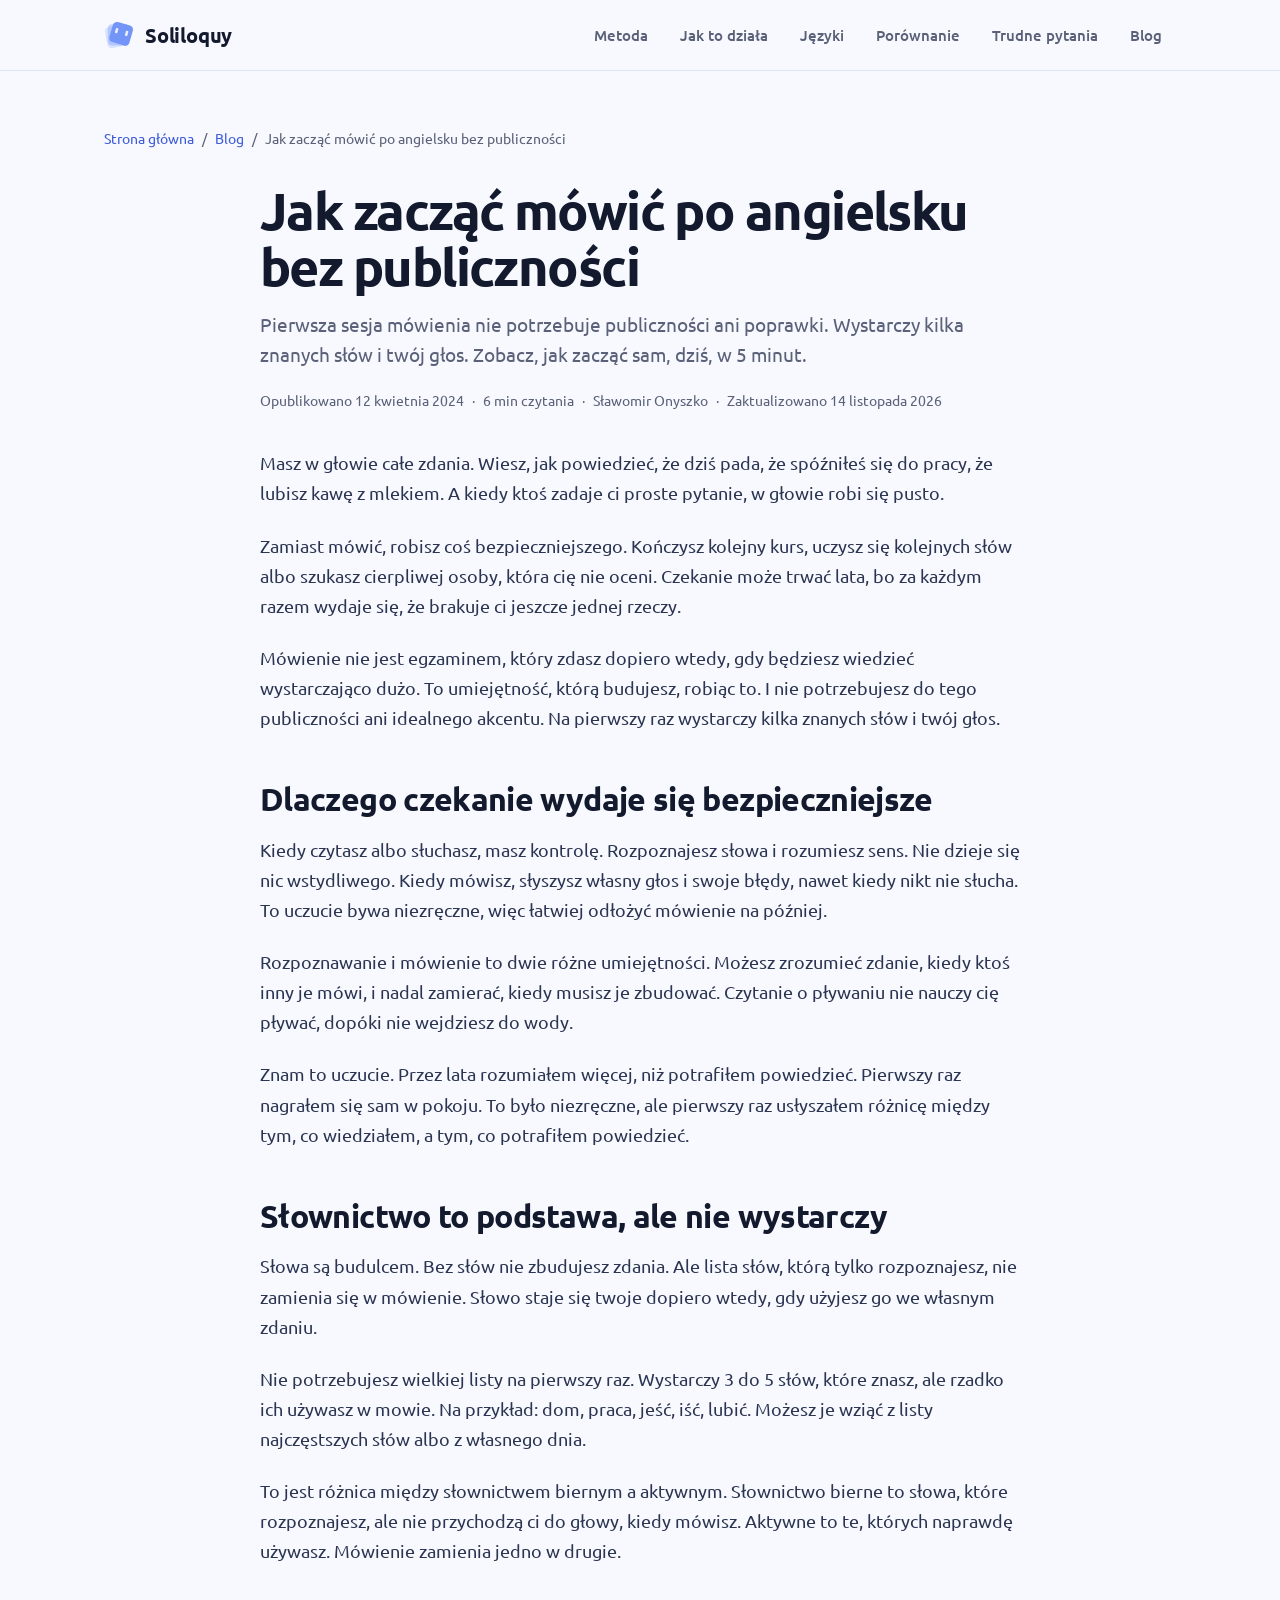
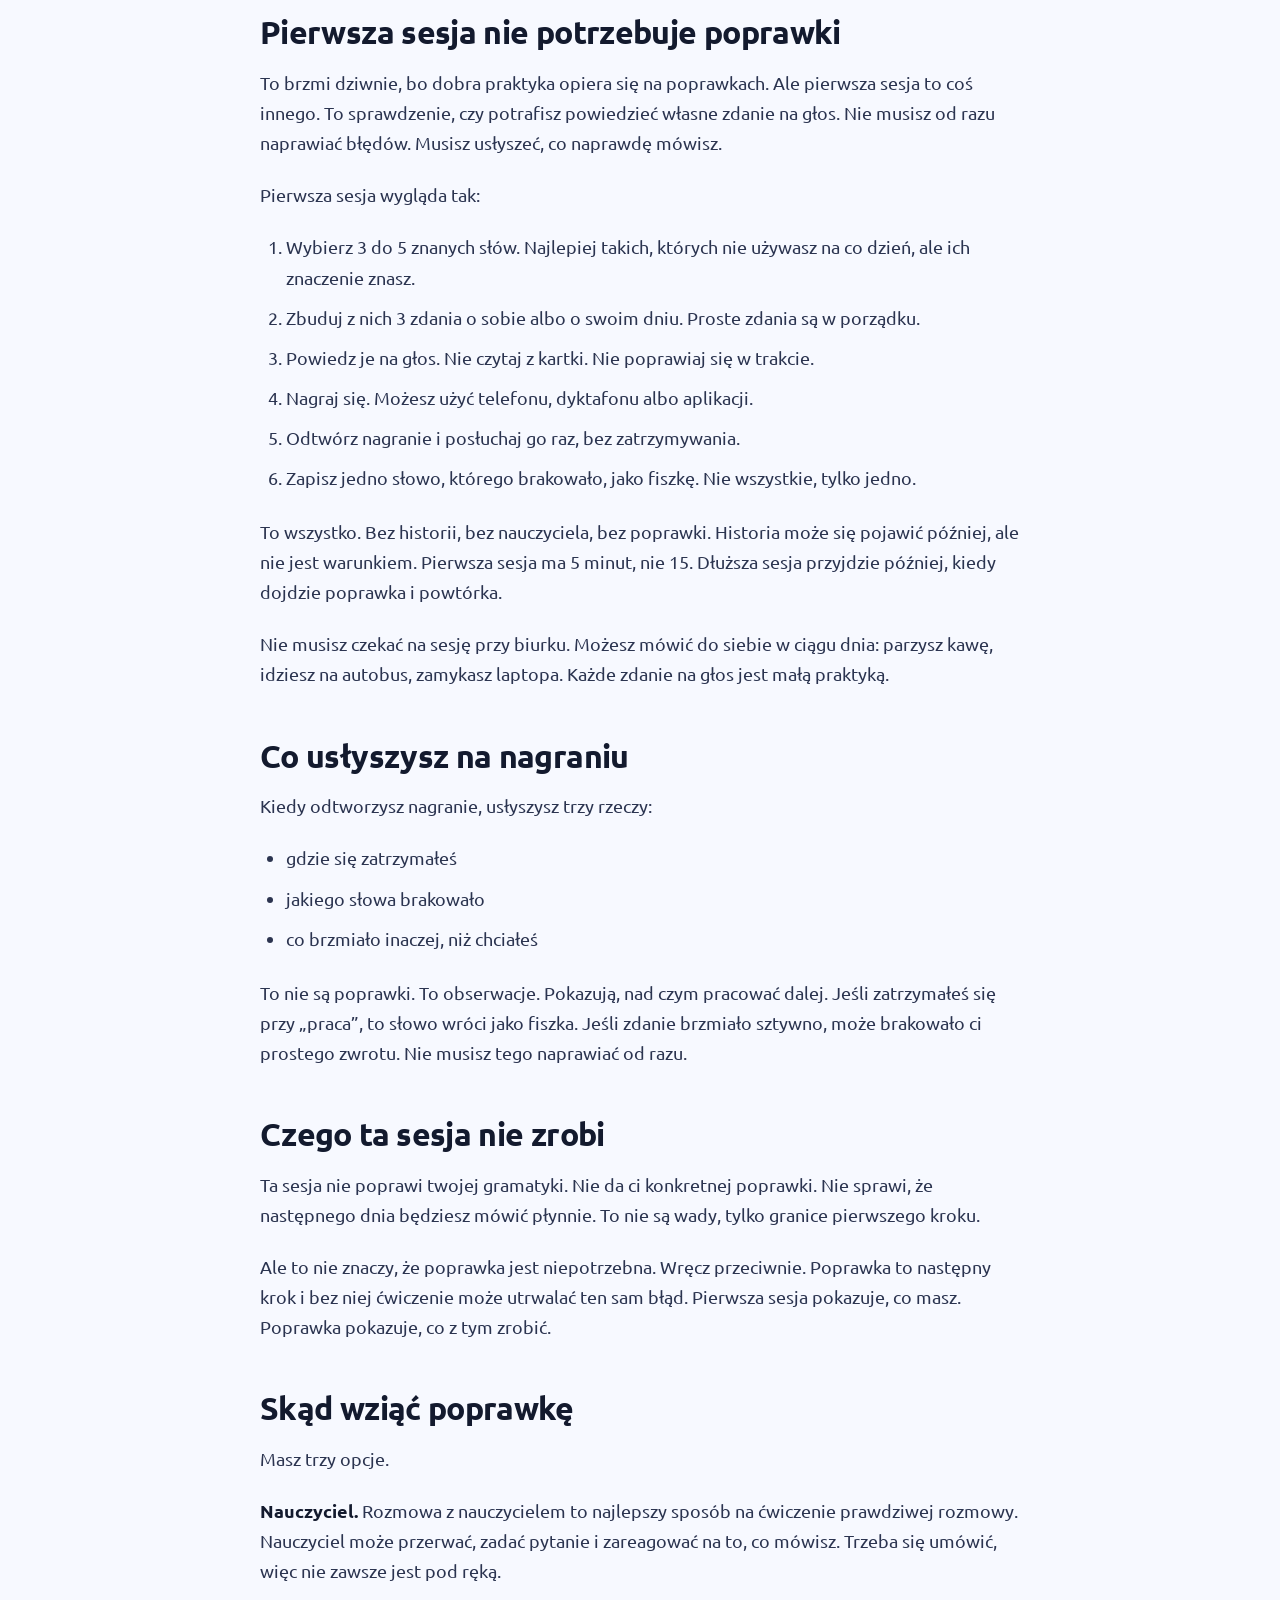
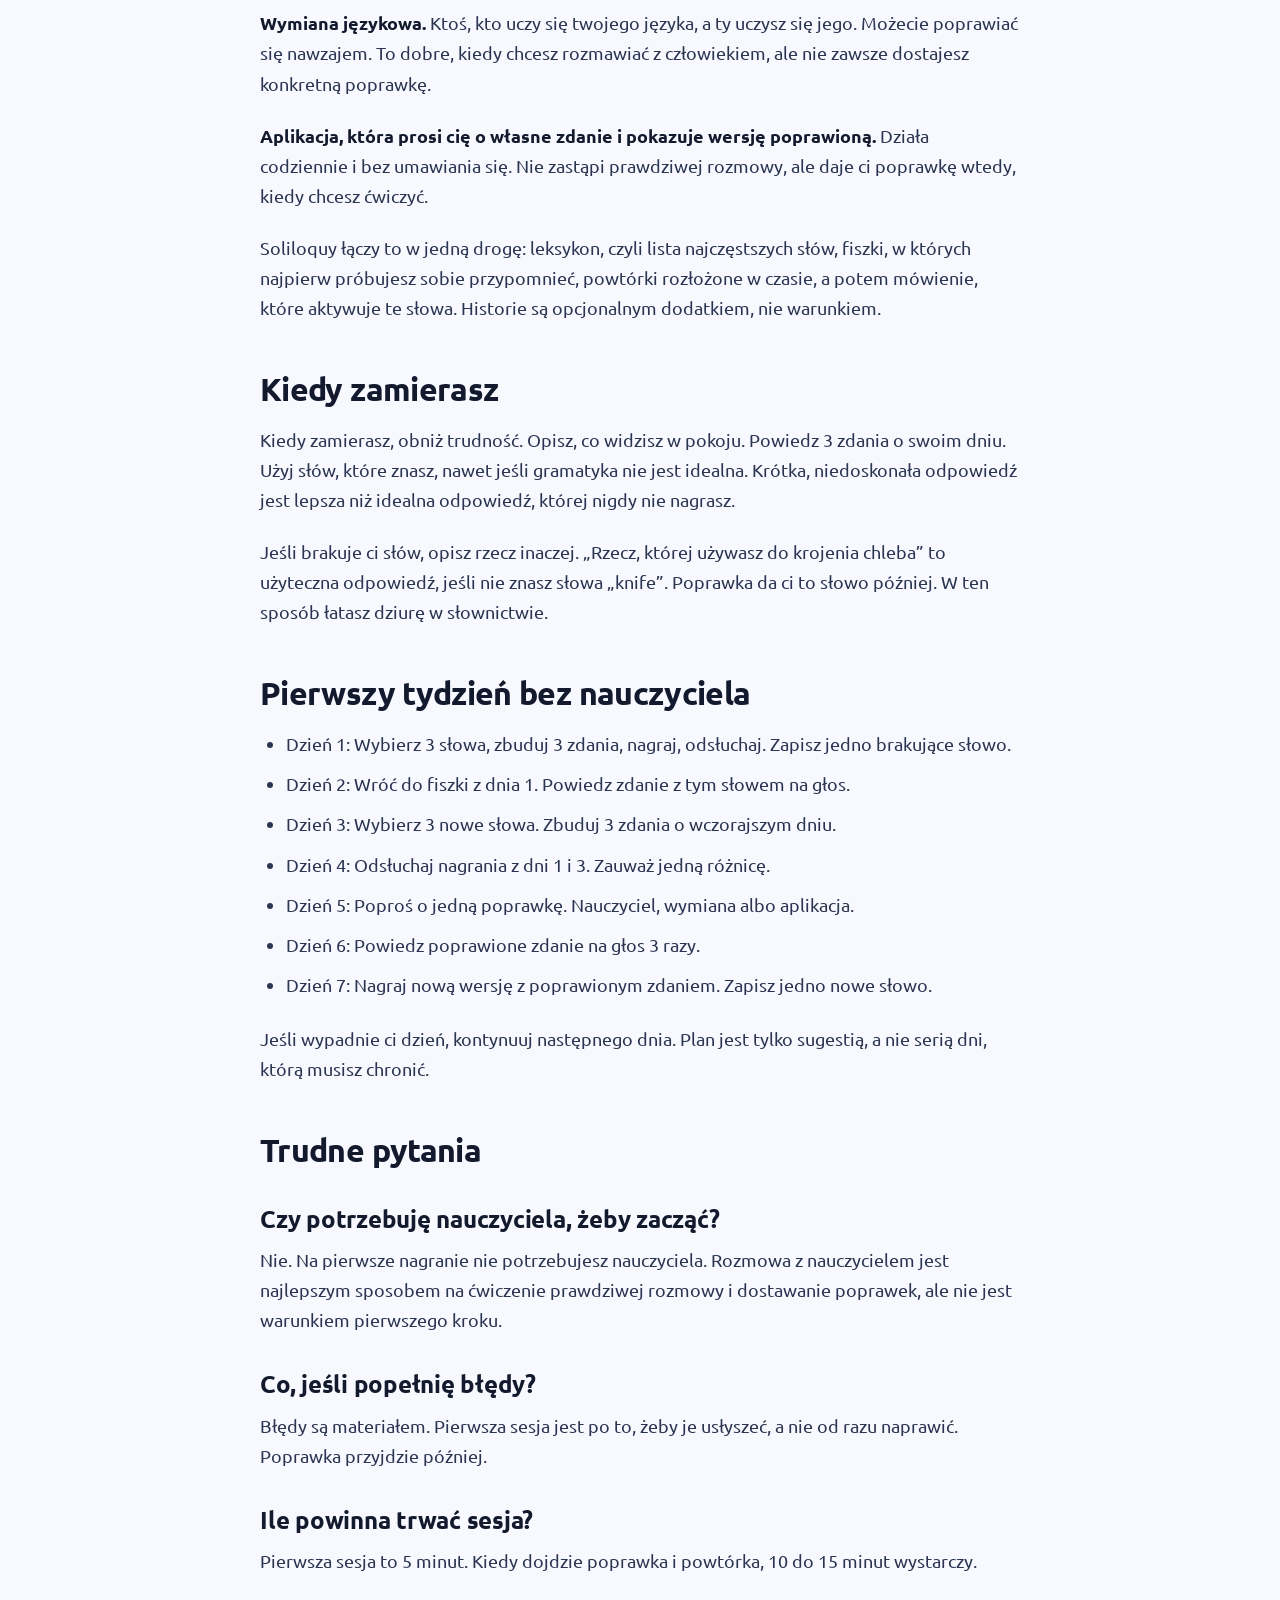
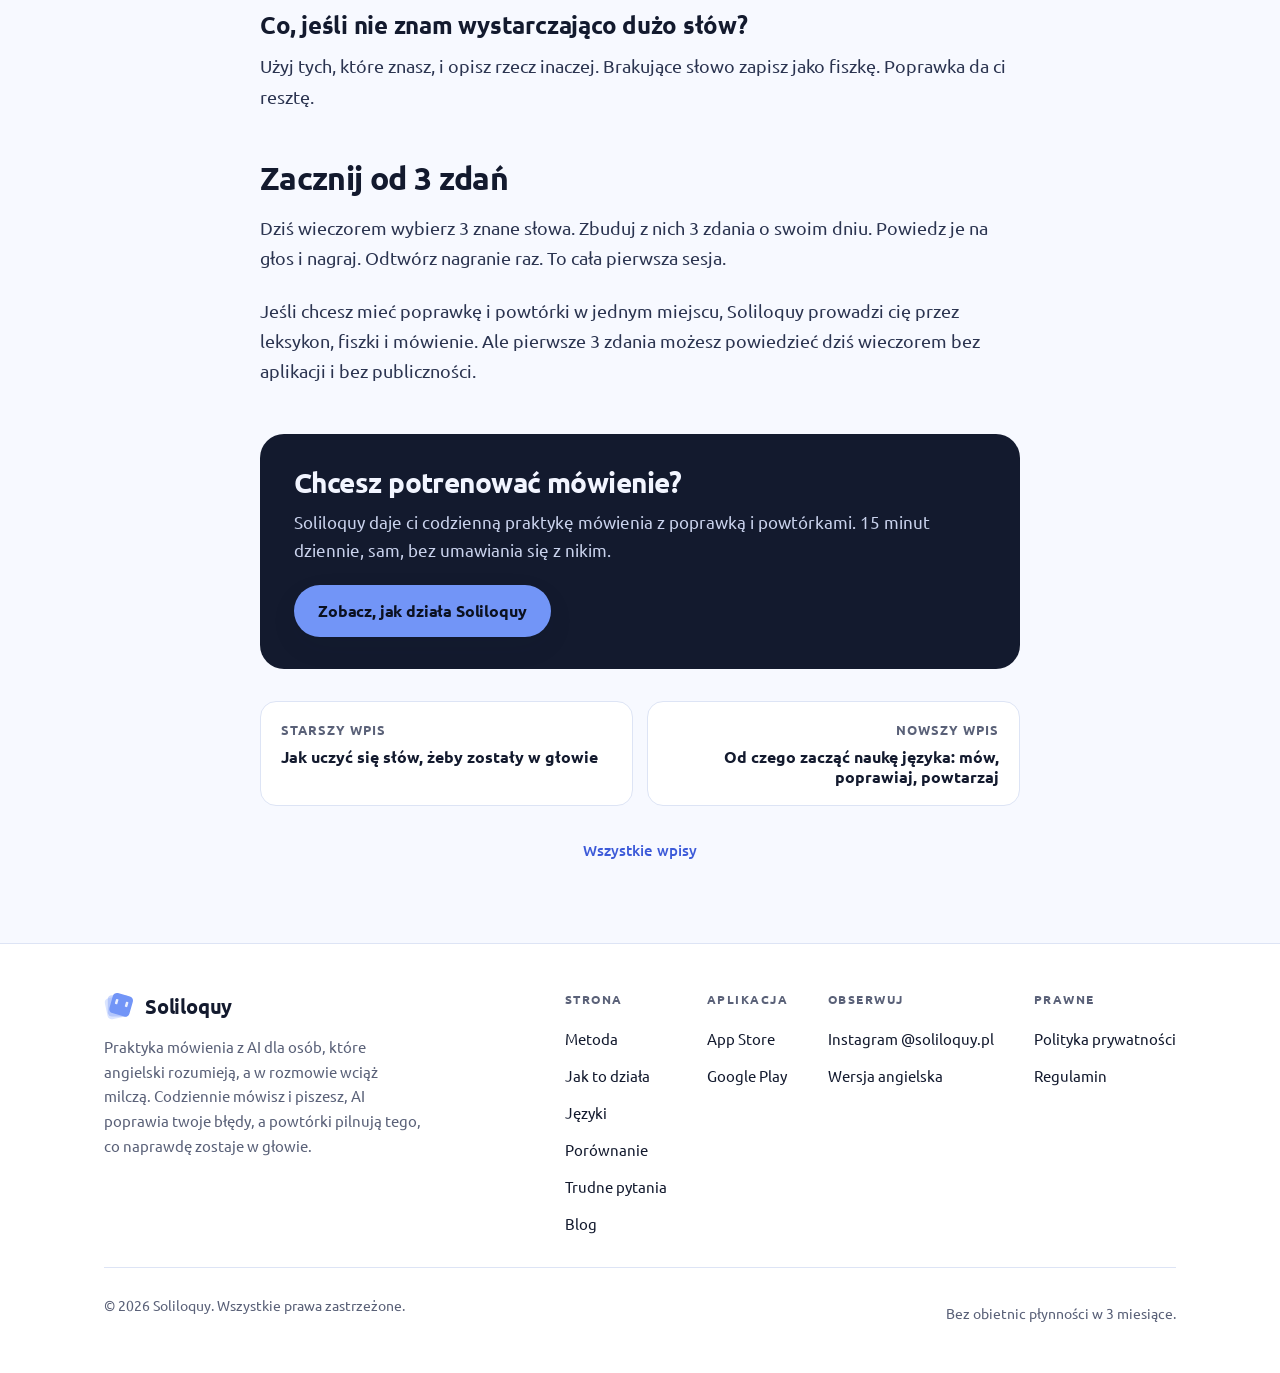
<file: blog/jak-zaczac-mowic-w-obcym-jezyku-od-pierwszego-dnia/index.html>
<!-- GENERATED by src/build.py from src/content/copy.json. Edit the content, not this file. -->
<!DOCTYPE html>
<html lang="pl">
<head>
<meta charset="UTF-8">
<meta name="viewport" content="width=device-width, initial-scale=1.0">

<title>Jak zacząć mówić po angielsku bez publiczności · Soliloquy</title>
<meta name="description" content="Pierwsza sesja mówienia nie potrzebuje publiczności ani poprawki. Wystarczy kilka znanych słów i twój głos. Zobacz, jak zacząć sam, dziś, w 5 minut.">
<meta name="author" content="Sławomir Onyszko">
<meta name="theme-color" content="#F7F9FF">

<meta property="og:type" content="article">
<meta property="og:site_name" content="Soliloquy">
<meta property="og:locale" content="pl_PL">

<meta property="og:url" content="https://soliloquy.pl/blog/jak-zaczac-mowic-w-obcym-jezyku-od-pierwszego-dnia/">
<meta property="og:title" content="Jak zacząć mówić po angielsku bez publiczności · Soliloquy">
<meta property="og:description" content="Pierwsza sesja mówienia nie potrzebuje publiczności ani poprawki. Wystarczy kilka znanych słów i twój głos. Zobacz, jak zacząć sam, dziś, w 5 minut.">
<meta property="og:image" content="https://soliloquy.pl/assets/img/og-card-pl.png">
<meta property="og:image:type" content="image/png">

<meta property="og:image:width" content="1200">

<meta property="og:image:height" content="630">

<meta property="og:image:alt" content="Karta Soliloquy: ekran aplikacji z poprawką mówienia po angielsku">

<meta property="article:published_time" content="2024-04-12T00:00:00Z">

<meta property="article:modified_time" content="2026-11-14T00:00:00Z">

<meta property="article:author" content="Sławomir Onyszko">


<meta name="twitter:card" content="summary_large_image">
<meta name="twitter:title" content="Jak zacząć mówić po angielsku bez publiczności · Soliloquy">
<meta name="twitter:description" content="Pierwsza sesja mówienia nie potrzebuje publiczności ani poprawki. Wystarczy kilka znanych słów i twój głos. Zobacz, jak zacząć sam, dziś, w 5 minut.">
<meta name="twitter:image" content="https://soliloquy.pl/assets/img/og-card-pl.png">
<meta name="twitter:image:alt" content="Karta Soliloquy: ekran aplikacji z poprawką mówienia po angielsku">


<link rel="canonical" href="https://soliloquy.pl/blog/jak-zaczac-mowic-w-obcym-jezyku-od-pierwszego-dnia/">
<link rel="alternate" type="application/atom+xml" title="Blog Soliloquy" href="../feed.xml">
<link rel="alternate" type="application/rss+xml" title="Blog Soliloquy" href="../index.xml">
<link rel="icon" href="../../assets/img/favicon.svg" type="image/svg+xml">

<link rel="preconnect" href="https://fonts.googleapis.com">
<link rel="preconnect" href="https://fonts.gstatic.com" crossorigin>
<link href="https://fonts.googleapis.com/css2?family=Ubuntu:wght@400;500;700&amp;display=swap" rel="stylesheet">
<link rel="stylesheet" href="../../assets/styles.css">

<script type="application/ld+json">{"@context":"https://schema.org","@graph":[{"@type":"BlogPosting","@id":"https://soliloquy.pl/blog/jak-zaczac-mowic-w-obcym-jezyku-od-pierwszego-dnia/#article","mainEntityOfPage":{"@type":"WebPage","@id":"https://soliloquy.pl/blog/jak-zaczac-mowic-w-obcym-jezyku-od-pierwszego-dnia/"},"headline":"Jak zacząć mówić po angielsku bez publiczności","description":"Pierwsza sesja mówienia nie potrzebuje publiczności ani poprawki. Wystarczy kilka znanych słów i twój głos. Zobacz, jak zacząć sam, dziś, w 5 minut.","url":"https://soliloquy.pl/blog/jak-zaczac-mowic-w-obcym-jezyku-od-pierwszego-dnia/","inLanguage":"pl","datePublished":"2024-04-12","dateModified":"2026-11-14","author":{"@type":"Person","name":"Sławomir Onyszko"},"publisher":{"@type":"Organization","@id":"https://soliloquy.pl/#organization","name":"Soliloquy","url":"https://soliloquy.pl/","logo":{"@type":"ImageObject","url":"https://soliloquy.pl/assets/img/soliloquy-logo.svg"}},"isPartOf":{"@type":"Blog","@id":"https://soliloquy.pl/blog/#blog","name":"Blog · Soliloquy","url":"https://soliloquy.pl/blog/"},"wordCount":1100,"image":"https://soliloquy.pl/assets/img/og-card-pl.png"},{"@type":"BreadcrumbList","itemListElement":[{"@type":"ListItem","position":1,"name":"Strona główna","item":"https://soliloquy.pl/"},{"@type":"ListItem","position":2,"name":"Blog","item":"https://soliloquy.pl/blog/"},{"@type":"ListItem","position":3,"name":"Jak zacząć mówić po angielsku bez publiczności","item":"https://soliloquy.pl/blog/jak-zaczac-mowic-w-obcym-jezyku-od-pierwszego-dnia/"}]}]}</script>


<!-- ============================================================
     ANALYTICS
     meta.analytics.ga4_stream_id in copy.json decides everything. Put a GA4
     stream id there and that locale measures page views, leave it an empty
     string and the page loads nothing and sends nothing. The two domains are
     separate properties, so each one is switched on by itself.
     ============================================================ -->

</head>

<body>
<a class="skip-link" href="#main">Przejdź do treści</a>

<nav class="nav" aria-label="Nawigacja główna">
  <div class="wrap nav-inner">
    <a class="brand" href="../../">
      <img src="../../assets/img/soliloquy-logo.svg" alt="">
      Soliloquy
    </a>
    <div class="nav-links">
      <a href="../../#method">Metoda</a>
      <a href="../../#how-it-works">Jak to działa</a>
      <a href="../../#languages">Języki</a>
      <a href="../../#compare">Porównanie</a>
      <a href="../../#faq">Trudne pytania</a>
      <a href="../" aria-current="page">Blog</a>
      </div>
  </div>
</nav>


<main id="main" class="blog-main">
  <div class="wrap">
    <nav class="crumbs" aria-label="Ścieżka nawigacji">
      <a href="../../">Strona główna</a>
      <span aria-hidden="true">/</span>
      <a href="../">Blog</a>
      <span aria-hidden="true">/</span>
      <span aria-current="page">Jak zacząć mówić po angielsku bez publiczności</span>
    </nav>

    <article class="post">
      <header class="post-head">
        <h1>Jak zacząć mówić po angielsku bez publiczności</h1>
        <p class="post-dek">Pierwsza sesja mówienia nie potrzebuje publiczności ani poprawki. Wystarczy kilka znanych słów i twój głos. Zobacz, jak zacząć sam, dziś, w 5 minut.</p>
        <div class="post-meta">
          <span>Opublikowano <time datetime="2024-04-12">12 kwietnia 2024</time></span>
          <span aria-hidden="true">·</span>
          <span>6 min czytania</span>
          <span aria-hidden="true">·</span>
          <span>Sławomir Onyszko</span>
          <span aria-hidden="true">·</span><span>Zaktualizowano <time datetime="2026-11-14">14 listopada 2026</time></span>
          
        </div>
      </header>

      

      <div class="prose"><p>Masz w głowie całe zdania. Wiesz, jak powiedzieć, że dziś pada, że spóźniłeś się do pracy, że lubisz kawę z mlekiem. A kiedy ktoś zadaje ci proste pytanie, w głowie robi się pusto.</p>
<p>Zamiast mówić, robisz coś bezpieczniejszego. Kończysz kolejny kurs, uczysz się kolejnych słów albo szukasz cierpliwej osoby, która cię nie oceni. Czekanie może trwać lata, bo za każdym razem wydaje się, że brakuje ci jeszcze jednej rzeczy.</p>
<p>Mówienie nie jest egzaminem, który zdasz dopiero wtedy, gdy będziesz wiedzieć wystarczająco dużo. To umiejętność, którą budujesz, robiąc to. I nie potrzebujesz do tego publiczności ani idealnego akcentu. Na pierwszy raz wystarczy kilka znanych słów i twój głos.</p>
<h2>Dlaczego czekanie wydaje się bezpieczniejsze</h2>
<p>Kiedy czytasz albo słuchasz, masz kontrolę. Rozpoznajesz słowa i rozumiesz sens. Nie dzieje się nic wstydliwego. Kiedy mówisz, słyszysz własny głos i swoje błędy, nawet kiedy nikt nie słucha. To uczucie bywa niezręczne, więc łatwiej odłożyć mówienie na później.</p>
<p>Rozpoznawanie i mówienie to dwie różne umiejętności. Możesz zrozumieć zdanie, kiedy ktoś inny je mówi, i nadal zamierać, kiedy musisz je zbudować. Czytanie o pływaniu nie nauczy cię pływać, dopóki nie wejdziesz do wody.</p>
<p>Znam to uczucie. Przez lata rozumiałem więcej, niż potrafiłem powiedzieć. Pierwszy raz nagrałem się sam w pokoju. To było niezręczne, ale pierwszy raz usłyszałem różnicę między tym, co wiedziałem, a tym, co potrafiłem powiedzieć.</p>
<h2>Słownictwo to podstawa, ale nie wystarczy</h2>
<p>Słowa są budulcem. Bez słów nie zbudujesz zdania. Ale lista słów, którą tylko rozpoznajesz, nie zamienia się w mówienie. Słowo staje się twoje dopiero wtedy, gdy użyjesz go we własnym zdaniu.</p>
<p>Nie potrzebujesz wielkiej listy na pierwszy raz. Wystarczy 3 do 5 słów, które znasz, ale rzadko ich używasz w mowie. Na przykład: dom, praca, jeść, iść, lubić. Możesz je wziąć z listy najczęstszych słów albo z własnego dnia.</p>
<p>To jest różnica między słownictwem biernym a aktywnym. Słownictwo bierne to słowa, które rozpoznajesz, ale nie przychodzą ci do głowy, kiedy mówisz. Aktywne to te, których naprawdę używasz. Mówienie zamienia jedno w drugie.</p>
<h2>Pierwsza sesja nie potrzebuje poprawki</h2>
<p>To brzmi dziwnie, bo dobra praktyka opiera się na poprawkach. Ale pierwsza sesja to coś innego. To sprawdzenie, czy potrafisz powiedzieć własne zdanie na głos. Nie musisz od razu naprawiać błędów. Musisz usłyszeć, co naprawdę mówisz.</p>
<p>Pierwsza sesja wygląda tak:</p>
<ol>
<li>Wybierz 3 do 5 znanych słów. Najlepiej takich, których nie używasz na co dzień, ale ich znaczenie znasz.</li>
<li>Zbuduj z nich 3 zdania o sobie albo o swoim dniu. Proste zdania są w porządku.</li>
<li>Powiedz je na głos. Nie czytaj z kartki. Nie poprawiaj się w trakcie.</li>
<li>Nagraj się. Możesz użyć telefonu, dyktafonu albo aplikacji.</li>
<li>Odtwórz nagranie i posłuchaj go raz, bez zatrzymywania.</li>
<li>Zapisz jedno słowo, którego brakowało, jako fiszkę. Nie wszystkie, tylko jedno.</li>
</ol>
<p>To wszystko. Bez historii, bez nauczyciela, bez poprawki. Historia może się pojawić później, ale nie jest warunkiem. Pierwsza sesja ma 5 minut, nie 15. Dłuższa sesja przyjdzie później, kiedy dojdzie poprawka i powtórka.</p>
<p>Nie musisz czekać na sesję przy biurku. Możesz mówić do siebie w ciągu dnia: parzysz kawę, idziesz na autobus, zamykasz laptopa. Każde zdanie na głos jest małą praktyką.</p>
<h2>Co usłyszysz na nagraniu</h2>
<p>Kiedy odtworzysz nagranie, usłyszysz trzy rzeczy:</p>
<ul>
<li>gdzie się zatrzymałeś</li>
<li>jakiego słowa brakowało</li>
<li>co brzmiało inaczej, niż chciałeś</li>
</ul>
<p>To nie są poprawki. To obserwacje. Pokazują, nad czym pracować dalej. Jeśli zatrzymałeś się przy „praca”, to słowo wróci jako fiszka. Jeśli zdanie brzmiało sztywno, może brakowało ci prostego zwrotu. Nie musisz tego naprawiać od razu.</p>
<h2>Czego ta sesja nie zrobi</h2>
<p>Ta sesja nie poprawi twojej gramatyki. Nie da ci konkretnej poprawki. Nie sprawi, że następnego dnia będziesz mówić płynnie. To nie są wady, tylko granice pierwszego kroku.</p>
<p>Ale to nie znaczy, że poprawka jest niepotrzebna. Wręcz przeciwnie. Poprawka to następny krok i bez niej ćwiczenie może utrwalać ten sam błąd. Pierwsza sesja pokazuje, co masz. Poprawka pokazuje, co z tym zrobić.</p>
<h2>Skąd wziąć poprawkę</h2>
<p>Masz trzy opcje.</p>
<p><strong>Nauczyciel.</strong> Rozmowa z nauczycielem to najlepszy sposób na ćwiczenie prawdziwej rozmowy. Nauczyciel może przerwać, zadać pytanie i zareagować na to, co mówisz. Trzeba się umówić, więc nie zawsze jest pod ręką.</p>
<p><strong>Wymiana językowa.</strong> Ktoś, kto uczy się twojego języka, a ty uczysz się jego. Możecie poprawiać się nawzajem. To dobre, kiedy chcesz rozmawiać z człowiekiem, ale nie zawsze dostajesz konkretną poprawkę.</p>
<p><strong>Aplikacja, która prosi cię o własne zdanie i pokazuje wersję poprawioną.</strong> Działa codziennie i bez umawiania się. Nie zastąpi prawdziwej rozmowy, ale daje ci poprawkę wtedy, kiedy chcesz ćwiczyć.</p>
<p>Soliloquy łączy to w jedną drogę: leksykon, czyli lista najczęstszych słów, fiszki, w których najpierw próbujesz sobie przypomnieć, powtórki rozłożone w czasie, a potem mówienie, które aktywuje te słowa. Historie są opcjonalnym dodatkiem, nie warunkiem.</p>
<h2>Kiedy zamierasz</h2>
<p>Kiedy zamierasz, obniż trudność. Opisz, co widzisz w pokoju. Powiedz 3 zdania o swoim dniu. Użyj słów, które znasz, nawet jeśli gramatyka nie jest idealna. Krótka, niedoskonała odpowiedź jest lepsza niż idealna odpowiedź, której nigdy nie nagrasz.</p>
<p>Jeśli brakuje ci słów, opisz rzecz inaczej. „Rzecz, której używasz do krojenia chleba” to użyteczna odpowiedź, jeśli nie znasz słowa „knife”. Poprawka da ci to słowo później. W ten sposób łatasz dziurę w słownictwie.</p>
<h2>Pierwszy tydzień bez nauczyciela</h2>
<ul>
<li>Dzień 1: Wybierz 3 słowa, zbuduj 3 zdania, nagraj, odsłuchaj. Zapisz jedno brakujące słowo.</li>
<li>Dzień 2: Wróć do fiszki z dnia 1. Powiedz zdanie z tym słowem na głos.</li>
<li>Dzień 3: Wybierz 3 nowe słowa. Zbuduj 3 zdania o wczorajszym dniu.</li>
<li>Dzień 4: Odsłuchaj nagrania z dni 1 i 3. Zauważ jedną różnicę.</li>
<li>Dzień 5: Poproś o jedną poprawkę. Nauczyciel, wymiana albo aplikacja.</li>
<li>Dzień 6: Powiedz poprawione zdanie na głos 3 razy.</li>
<li>Dzień 7: Nagraj nową wersję z poprawionym zdaniem. Zapisz jedno nowe słowo.</li>
</ul>
<p>Jeśli wypadnie ci dzień, kontynuuj następnego dnia. Plan jest tylko sugestią, a nie serią dni, którą musisz chronić.</p>
<h2>Trudne pytania</h2>
<h3>Czy potrzebuję nauczyciela, żeby zacząć?</h3>
<p>Nie. Na pierwsze nagranie nie potrzebujesz nauczyciela. Rozmowa z nauczycielem jest najlepszym sposobem na ćwiczenie prawdziwej rozmowy i dostawanie poprawek, ale nie jest warunkiem pierwszego kroku.</p>
<h3>Co, jeśli popełnię błędy?</h3>
<p>Błędy są materiałem. Pierwsza sesja jest po to, żeby je usłyszeć, a nie od razu naprawić. Poprawka przyjdzie później.</p>
<h3>Ile powinna trwać sesja?</h3>
<p>Pierwsza sesja to 5 minut. Kiedy dojdzie poprawka i powtórka, 10 do 15 minut wystarczy.</p>
<h3>Co, jeśli nie znam wystarczająco dużo słów?</h3>
<p>Użyj tych, które znasz, i opisz rzecz inaczej. Brakujące słowo zapisz jako fiszkę. Poprawka da ci resztę.</p>
<h2>Zacznij od 3 zdań</h2>
<p>Dziś wieczorem wybierz 3 znane słowa. Zbuduj z nich 3 zdania o swoim dniu. Powiedz je na głos i nagraj. Odtwórz nagranie raz. To cała pierwsza sesja.</p>
<p>Jeśli chcesz mieć poprawkę i powtórki w jednym miejscu, Soliloquy prowadzi cię przez leksykon, fiszki i mówienie. Ale pierwsze 3 zdania możesz powiedzieć dziś wieczorem bez aplikacji i bez publiczności.</p></div>

      <aside class="post-cta">
        <h2>Chcesz potrenować mówienie?</h2>
        <p>Soliloquy daje ci codzienną praktykę mówienia z poprawką i powtórkami. 15 minut dziennie, sam, bez umawiania się z nikim.</p>
        <a class="btn btn-primary" href="../../#download">Zobacz, jak działa Soliloquy</a>
      </aside>

      <footer class="post-footer">
        <nav class="post-pager" aria-label="Inne wpisy">
          <a class="pager-link pager-prev" href="../jak-uczyc-sie-slow-szybciej/">
            <span>Starszy wpis</span>
            <strong>Jak uczyć się słów, żeby zostały w głowie</strong>
          </a>
          <a class="pager-link pager-next" href="../najlepsza-strategia-nauki-jezykow-dla-poczatkujacych/">
            <span>Nowszy wpis</span>
            <strong>Od czego zacząć naukę języka: mów, poprawiaj, powtarzaj</strong>
          </a>
        </nav>

        <p class="post-back"><a href="../">Wszystkie wpisy</a></p>
      </footer>
    </article>
  </div>
</main>

<footer class="site">
  <div class="wrap">
    <div class="foot-top">
      <div class="foot-brand">
        <a class="brand" href="../../">
          <img src="../../assets/img/soliloquy-logo.svg" alt="">
          Soliloquy
        </a>
        <p>Praktyka mówienia z AI dla osób, które angielski rozumieją, a w rozmowie wciąż milczą. Codziennie mówisz i piszesz, AI poprawia twoje błędy, a powtórki pilnują tego, co naprawdę zostaje w głowie.</p>
      </div>

      <div class="foot-cols">
        <div class="foot-col">
          <h4>Strona</h4>
          <ul>
            <li><a href="../../#method" rel="noopener">Metoda</a></li>
            <li><a href="../../#how-it-works" rel="noopener">Jak to działa</a></li>
            <li><a href="../../#languages" rel="noopener">Języki</a></li>
            <li><a href="../../#compare" rel="noopener">Porównanie</a></li>
            <li><a href="../../#faq" rel="noopener">Trudne pytania</a></li>
            <li><a href="../" rel="noopener">Blog</a></li>
            </ul>
        </div>
        <div class="foot-col">
          <h4>Aplikacja</h4>
          <ul>
            <li><a href="https://apps.apple.com/us/app/soliloquy-speaking-practice/id1627990691" rel="noopener">App Store</a></li>
            <li><a href="https://play.google.com/store/apps/details?id=fun.soliloquy.app" rel="noopener">Google Play</a></li>
            </ul>
        </div>
        <div class="foot-col">
          <h4>Obserwuj</h4>
          <ul>
            <li><a href="https://www.instagram.com/soliloquy.pl/" rel="noopener">Instagram @soliloquy.pl</a></li>
            <li><a href="https://soliloquy.fun/" rel="noopener">Wersja angielska</a></li>
            </ul>
        </div>
        <div class="foot-col">
          <h4>Prawne</h4>
          <ul>
            <li><a href="https://soliloquy.fun/terms/pl/#privacy-policy" rel="noopener">Polityka prywatności</a></li>
            <li><a href="https://soliloquy.fun/terms/pl/#terms-and-conditions" rel="noopener">Regulamin</a></li>
            </ul>
        </div>
        </div>
    </div>

    <div class="foot-bottom">
      <p>© <span id="year">2026</span> Soliloquy. Wszystkie prawa zastrzeżone.</p>
      <p>Bez obietnic płynności w 3 miesiące.</p>
    </div>
  </div>
</footer>
<script>document.getElementById('year').textContent = new Date().getFullYear();</script>

</body>
</html>
</file>
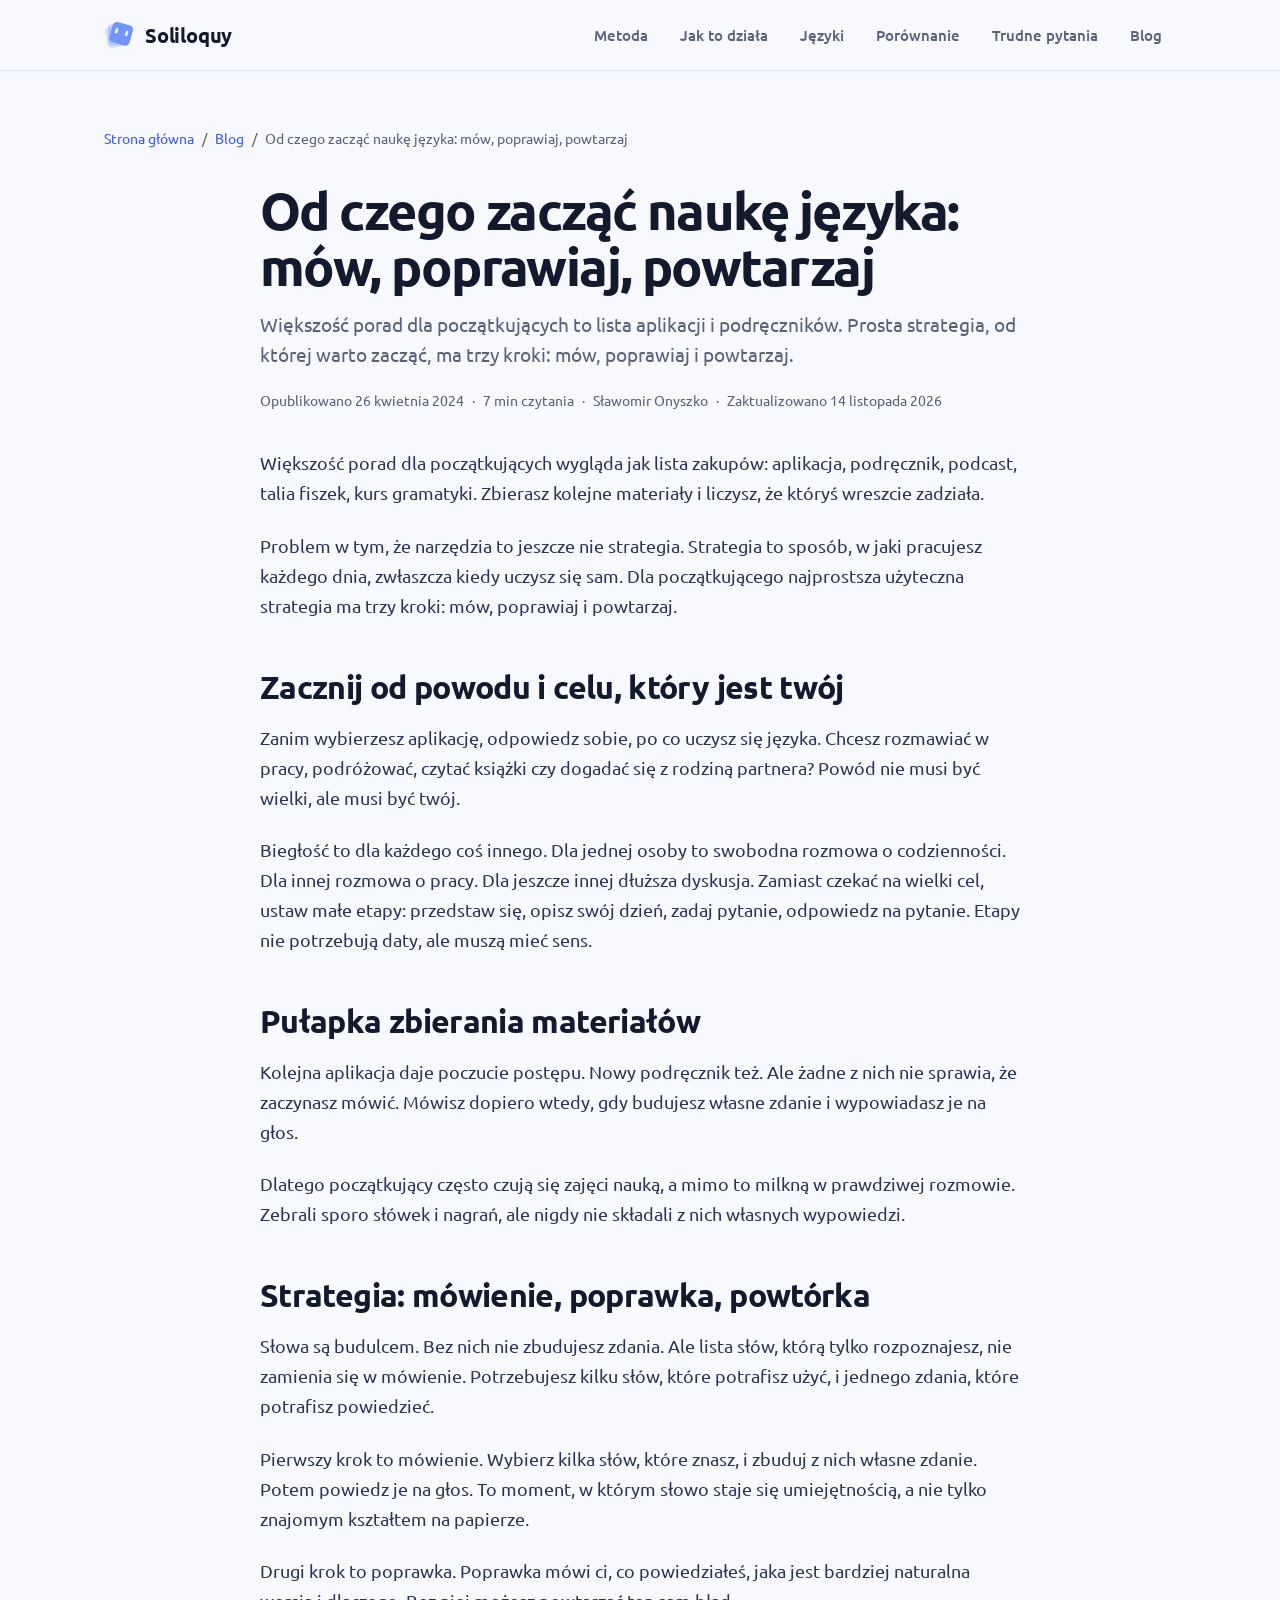
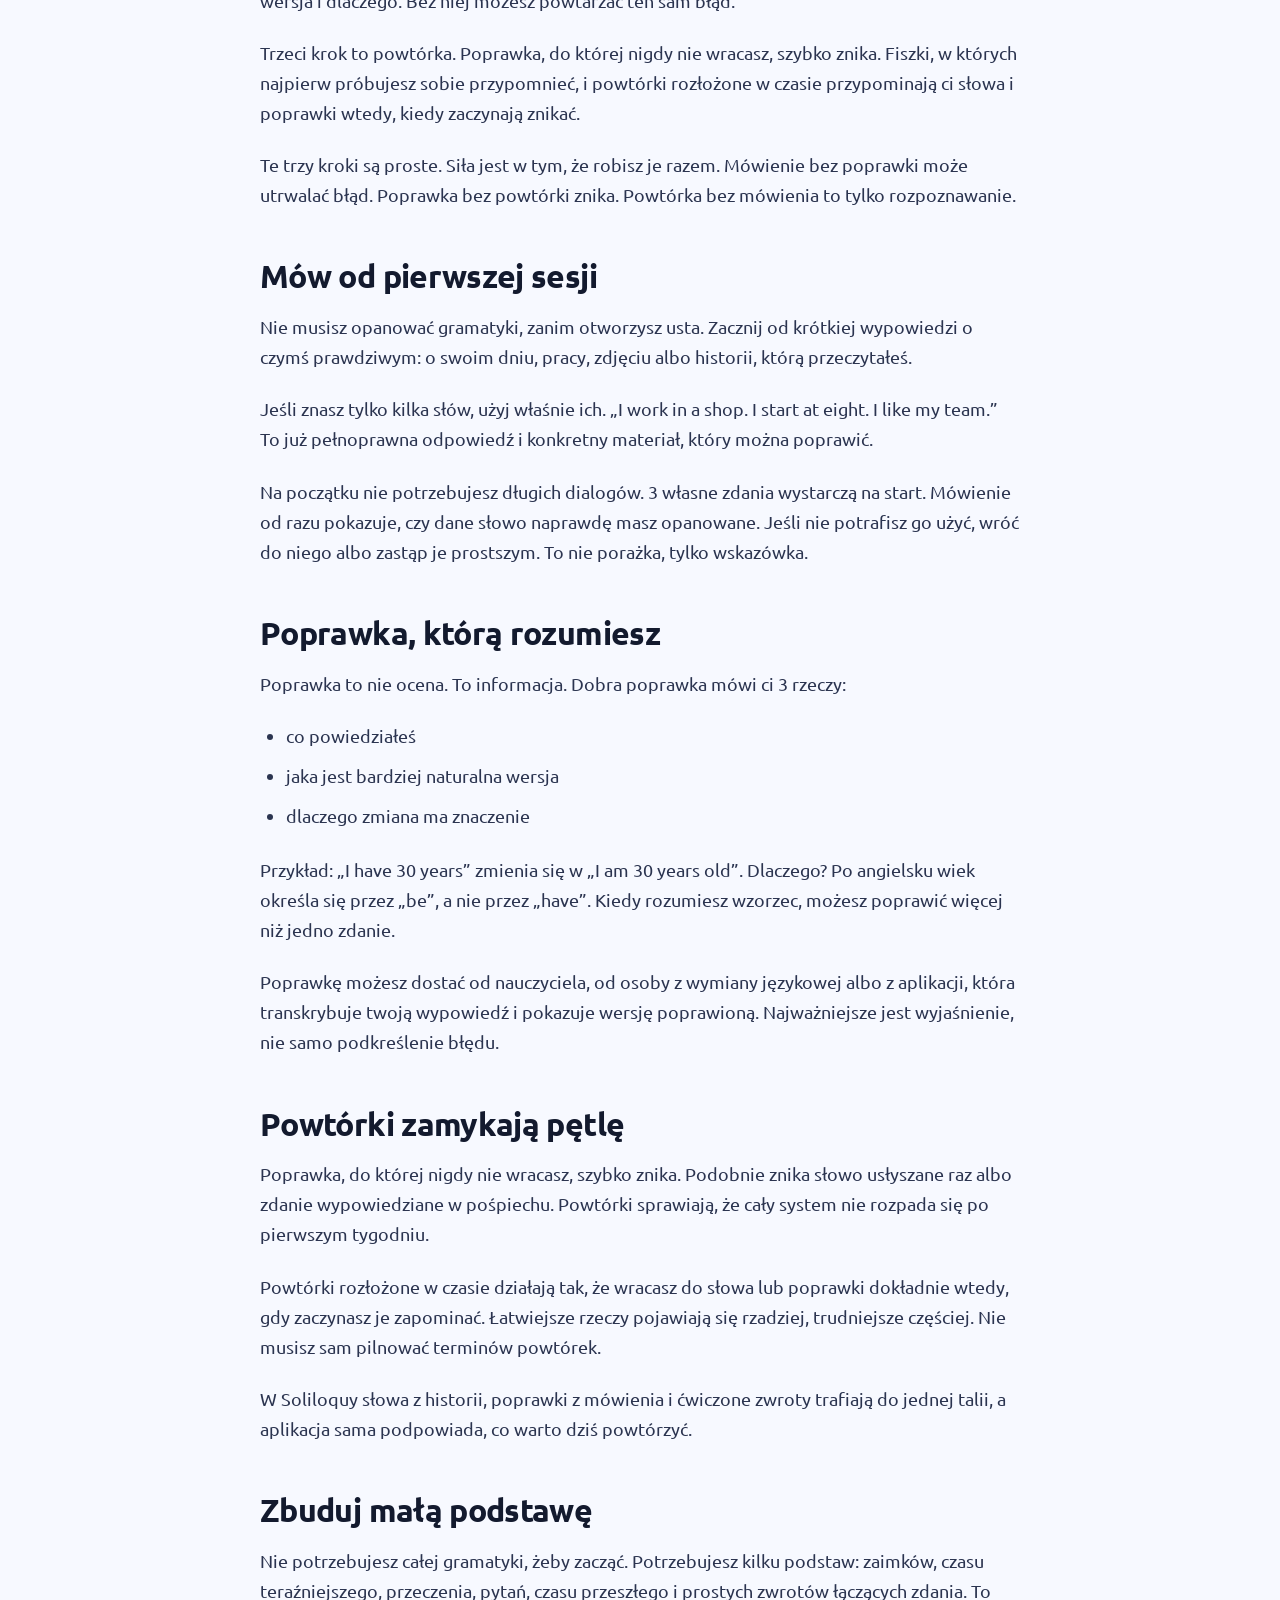
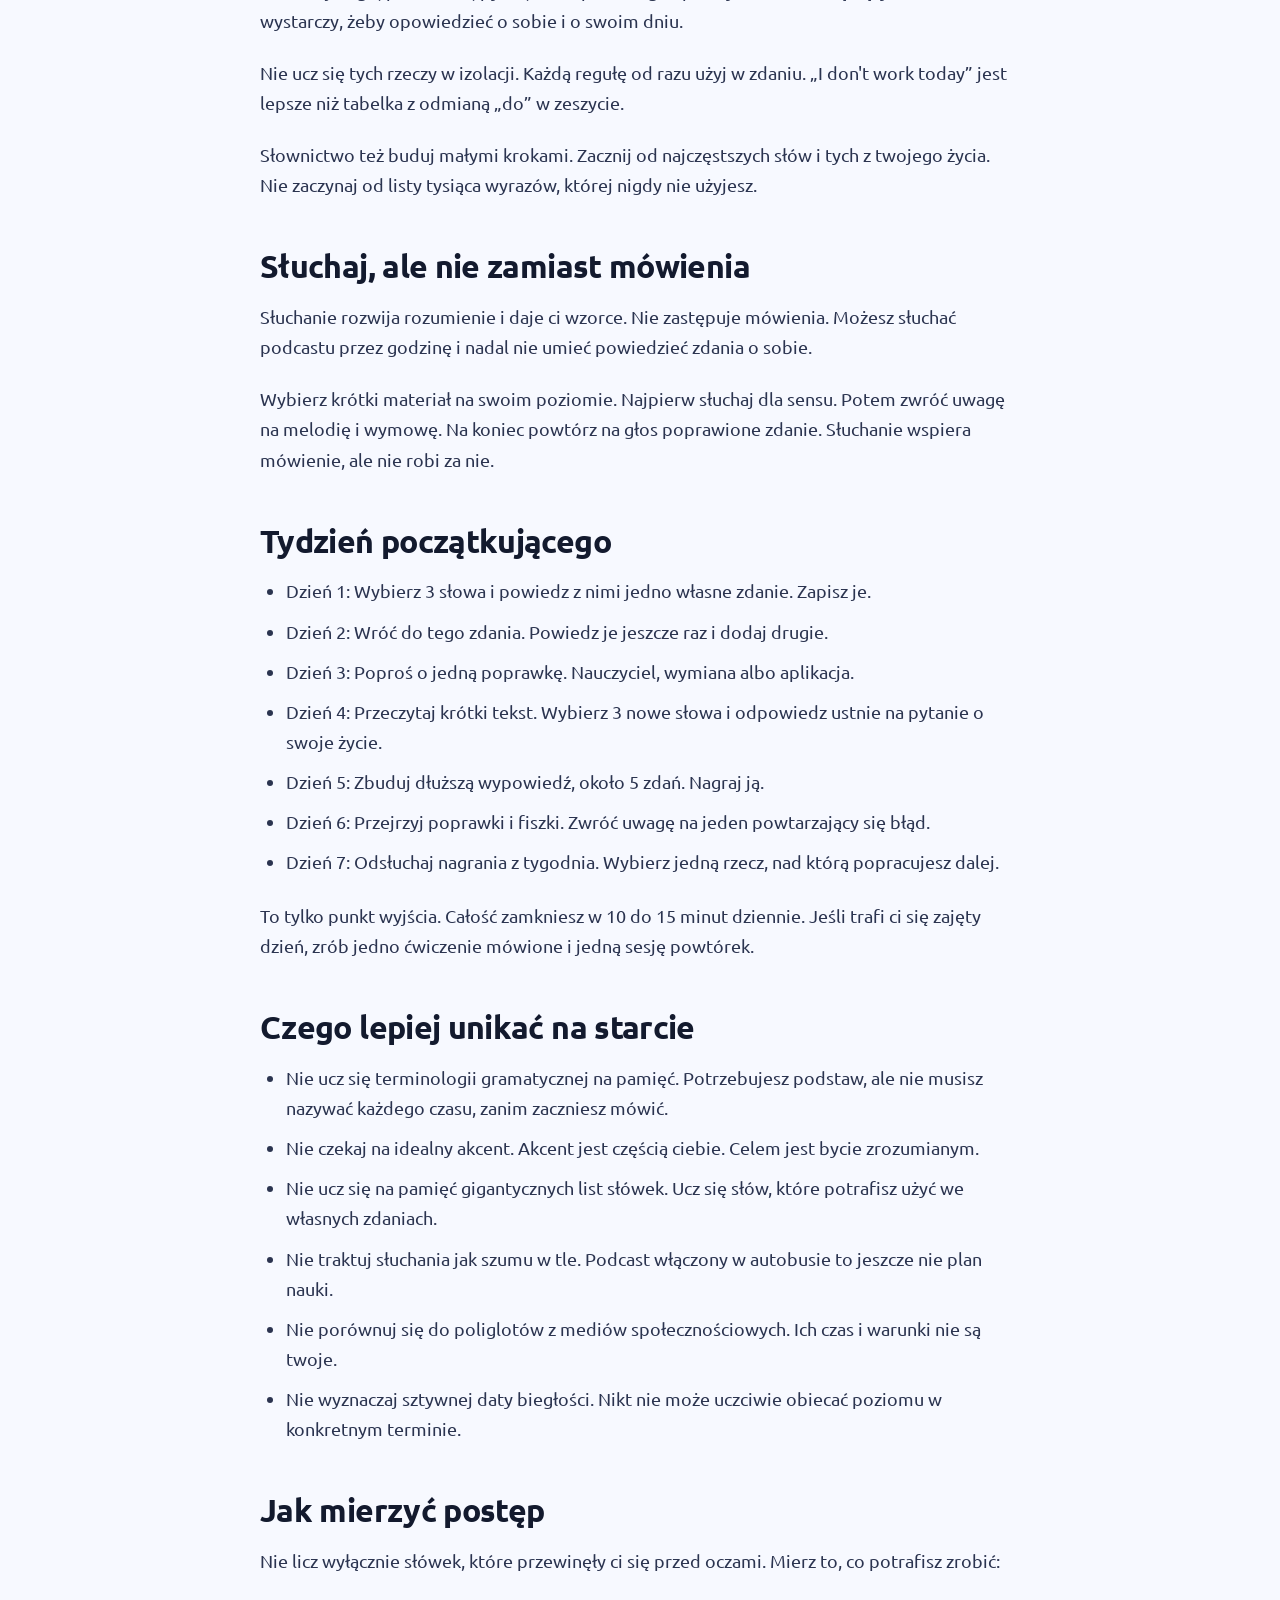
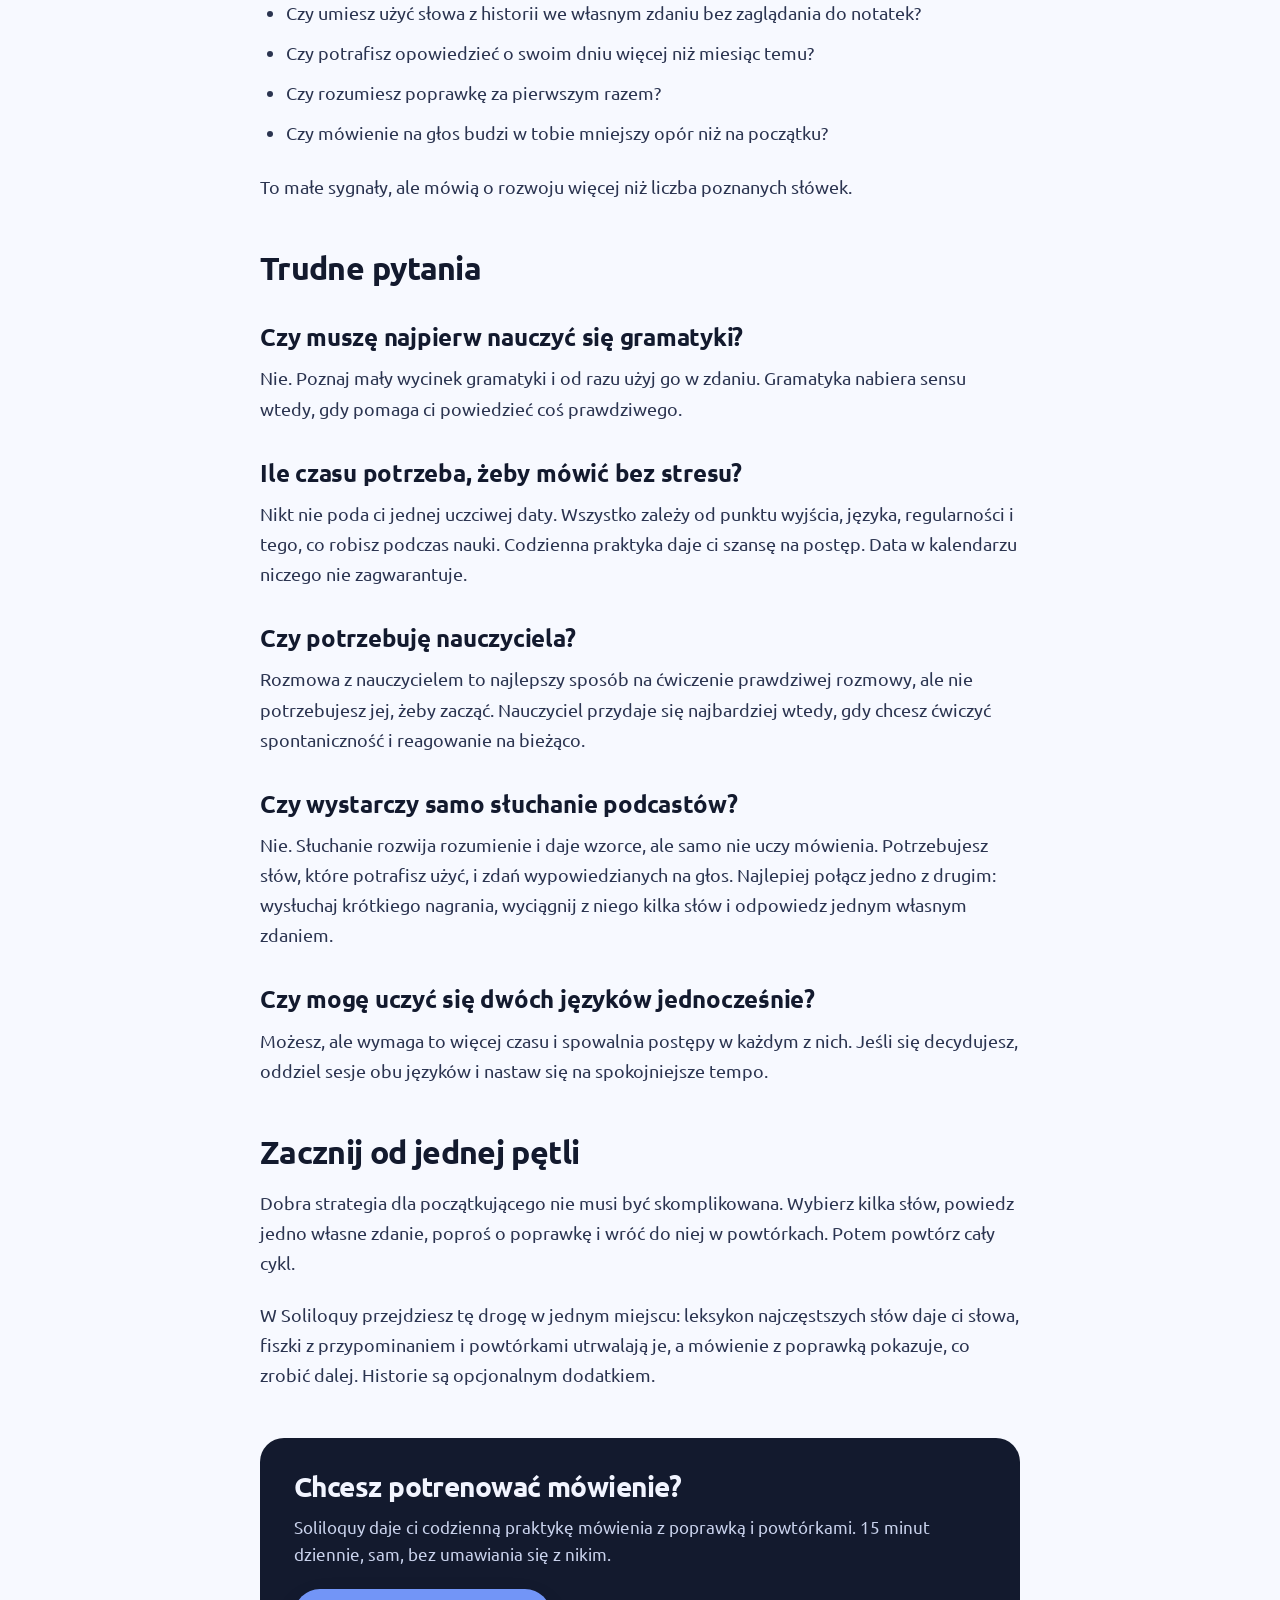
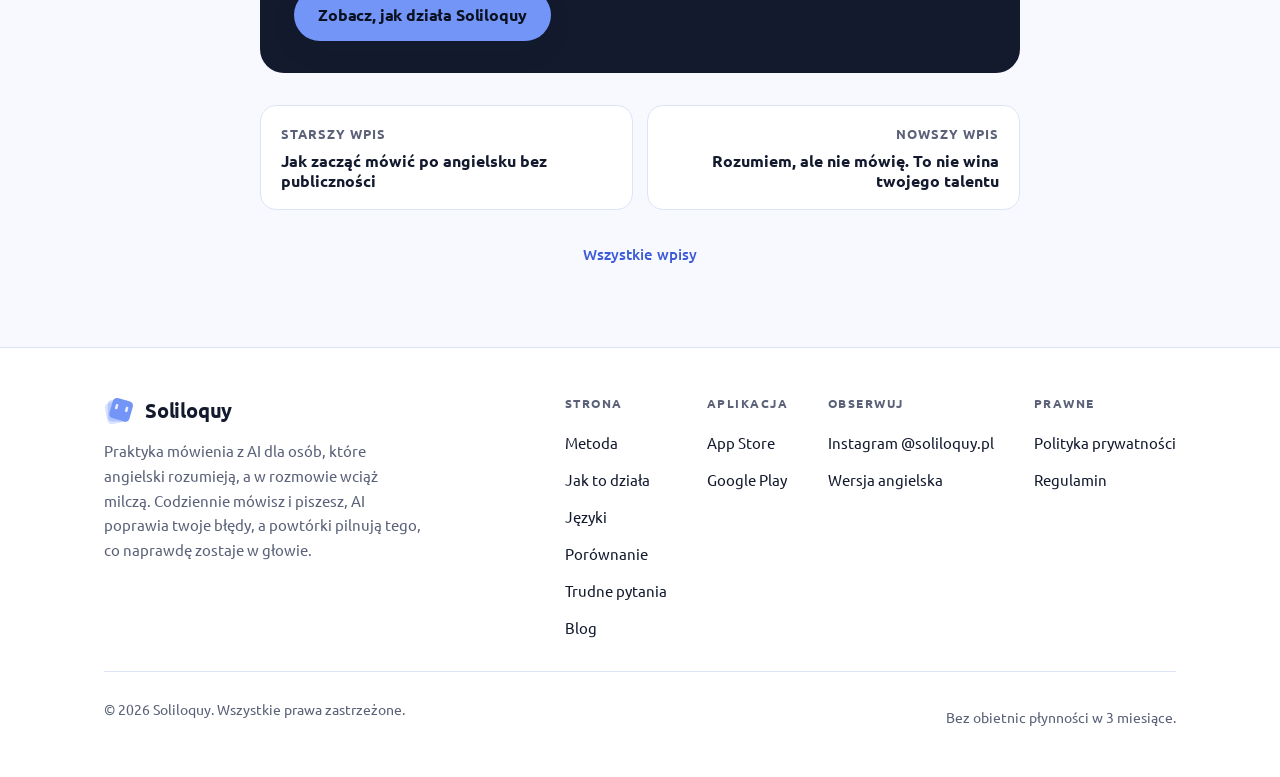
<file: blog/najlepsza-strategia-nauki-jezykow-dla-poczatkujacych/index.html>
<!-- GENERATED by src/build.py from src/content/copy.json. Edit the content, not this file. -->
<!DOCTYPE html>
<html lang="pl">
<head>
<meta charset="UTF-8">
<meta name="viewport" content="width=device-width, initial-scale=1.0">

<title>Od czego zacząć naukę języka: mów, poprawiaj, powtarzaj · Soliloquy</title>
<meta name="description" content="Większość porad dla początkujących to lista aplikacji i podręczników. Prosta strategia, od której warto zacząć, ma trzy kroki: mów, poprawiaj i powtarzaj.">
<meta name="author" content="Sławomir Onyszko">
<meta name="theme-color" content="#F7F9FF">

<meta property="og:type" content="article">
<meta property="og:site_name" content="Soliloquy">
<meta property="og:locale" content="pl_PL">

<meta property="og:url" content="https://soliloquy.pl/blog/najlepsza-strategia-nauki-jezykow-dla-poczatkujacych/">
<meta property="og:title" content="Od czego zacząć naukę języka: mów, poprawiaj, powtarzaj · Soliloquy">
<meta property="og:description" content="Większość porad dla początkujących to lista aplikacji i podręczników. Prosta strategia, od której warto zacząć, ma trzy kroki: mów, poprawiaj i powtarzaj.">
<meta property="og:image" content="https://soliloquy.pl/assets/img/og-card-pl.png">
<meta property="og:image:type" content="image/png">

<meta property="og:image:width" content="1200">

<meta property="og:image:height" content="630">

<meta property="og:image:alt" content="Karta Soliloquy: ekran aplikacji z poprawką mówienia po angielsku">

<meta property="article:published_time" content="2024-04-26T00:00:00Z">

<meta property="article:modified_time" content="2026-11-14T00:00:00Z">

<meta property="article:author" content="Sławomir Onyszko">


<meta name="twitter:card" content="summary_large_image">
<meta name="twitter:title" content="Od czego zacząć naukę języka: mów, poprawiaj, powtarzaj · Soliloquy">
<meta name="twitter:description" content="Większość porad dla początkujących to lista aplikacji i podręczników. Prosta strategia, od której warto zacząć, ma trzy kroki: mów, poprawiaj i powtarzaj.">
<meta name="twitter:image" content="https://soliloquy.pl/assets/img/og-card-pl.png">
<meta name="twitter:image:alt" content="Karta Soliloquy: ekran aplikacji z poprawką mówienia po angielsku">


<link rel="canonical" href="https://soliloquy.pl/blog/najlepsza-strategia-nauki-jezykow-dla-poczatkujacych/">
<link rel="alternate" type="application/atom+xml" title="Blog Soliloquy" href="../feed.xml">
<link rel="alternate" type="application/rss+xml" title="Blog Soliloquy" href="../index.xml">
<link rel="icon" href="../../assets/img/favicon.svg" type="image/svg+xml">

<link rel="preconnect" href="https://fonts.googleapis.com">
<link rel="preconnect" href="https://fonts.gstatic.com" crossorigin>
<link href="https://fonts.googleapis.com/css2?family=Ubuntu:wght@400;500;700&amp;display=swap" rel="stylesheet">
<link rel="stylesheet" href="../../assets/styles.css">

<script type="application/ld+json">{"@context":"https://schema.org","@graph":[{"@type":"BlogPosting","@id":"https://soliloquy.pl/blog/najlepsza-strategia-nauki-jezykow-dla-poczatkujacych/#article","mainEntityOfPage":{"@type":"WebPage","@id":"https://soliloquy.pl/blog/najlepsza-strategia-nauki-jezykow-dla-poczatkujacych/"},"headline":"Od czego zacząć naukę języka: mów, poprawiaj, powtarzaj","description":"Większość porad dla początkujących to lista aplikacji i podręczników. Prosta strategia, od której warto zacząć, ma trzy kroki: mów, poprawiaj i powtarzaj.","url":"https://soliloquy.pl/blog/najlepsza-strategia-nauki-jezykow-dla-poczatkujacych/","inLanguage":"pl","datePublished":"2024-04-26","dateModified":"2026-11-14","author":{"@type":"Person","name":"Sławomir Onyszko"},"publisher":{"@type":"Organization","@id":"https://soliloquy.pl/#organization","name":"Soliloquy","url":"https://soliloquy.pl/","logo":{"@type":"ImageObject","url":"https://soliloquy.pl/assets/img/soliloquy-logo.svg"}},"isPartOf":{"@type":"Blog","@id":"https://soliloquy.pl/blog/#blog","name":"Blog · Soliloquy","url":"https://soliloquy.pl/blog/"},"wordCount":1310,"image":"https://soliloquy.pl/assets/img/og-card-pl.png"},{"@type":"BreadcrumbList","itemListElement":[{"@type":"ListItem","position":1,"name":"Strona główna","item":"https://soliloquy.pl/"},{"@type":"ListItem","position":2,"name":"Blog","item":"https://soliloquy.pl/blog/"},{"@type":"ListItem","position":3,"name":"Od czego zacząć naukę języka: mów, poprawiaj, powtarzaj","item":"https://soliloquy.pl/blog/najlepsza-strategia-nauki-jezykow-dla-poczatkujacych/"}]}]}</script>


<!-- ============================================================
     ANALYTICS
     meta.analytics.ga4_stream_id in copy.json decides everything. Put a GA4
     stream id there and that locale measures page views, leave it an empty
     string and the page loads nothing and sends nothing. The two domains are
     separate properties, so each one is switched on by itself.
     ============================================================ -->

</head>

<body>
<a class="skip-link" href="#main">Przejdź do treści</a>

<nav class="nav" aria-label="Nawigacja główna">
  <div class="wrap nav-inner">
    <a class="brand" href="../../">
      <img src="../../assets/img/soliloquy-logo.svg" alt="">
      Soliloquy
    </a>
    <div class="nav-links">
      <a href="../../#method">Metoda</a>
      <a href="../../#how-it-works">Jak to działa</a>
      <a href="../../#languages">Języki</a>
      <a href="../../#compare">Porównanie</a>
      <a href="../../#faq">Trudne pytania</a>
      <a href="../" aria-current="page">Blog</a>
      </div>
  </div>
</nav>


<main id="main" class="blog-main">
  <div class="wrap">
    <nav class="crumbs" aria-label="Ścieżka nawigacji">
      <a href="../../">Strona główna</a>
      <span aria-hidden="true">/</span>
      <a href="../">Blog</a>
      <span aria-hidden="true">/</span>
      <span aria-current="page">Od czego zacząć naukę języka: mów, poprawiaj, powtarzaj</span>
    </nav>

    <article class="post">
      <header class="post-head">
        <h1>Od czego zacząć naukę języka: mów, poprawiaj, powtarzaj</h1>
        <p class="post-dek">Większość porad dla początkujących to lista aplikacji i podręczników. Prosta strategia, od której warto zacząć, ma trzy kroki: mów, poprawiaj i powtarzaj.</p>
        <div class="post-meta">
          <span>Opublikowano <time datetime="2024-04-26">26 kwietnia 2024</time></span>
          <span aria-hidden="true">·</span>
          <span>7 min czytania</span>
          <span aria-hidden="true">·</span>
          <span>Sławomir Onyszko</span>
          <span aria-hidden="true">·</span><span>Zaktualizowano <time datetime="2026-11-14">14 listopada 2026</time></span>
          
        </div>
      </header>

      

      <div class="prose"><p>Większość porad dla początkujących wygląda jak lista zakupów: aplikacja, podręcznik, podcast, talia fiszek, kurs gramatyki. Zbierasz kolejne materiały i liczysz, że któryś wreszcie zadziała.</p>
<p>Problem w tym, że narzędzia to jeszcze nie strategia. Strategia to sposób, w jaki pracujesz każdego dnia, zwłaszcza kiedy uczysz się sam. Dla początkującego najprostsza użyteczna strategia ma trzy kroki: mów, poprawiaj i powtarzaj.</p>
<h2>Zacznij od powodu i celu, który jest twój</h2>
<p>Zanim wybierzesz aplikację, odpowiedz sobie, po co uczysz się języka. Chcesz rozmawiać w pracy, podróżować, czytać książki czy dogadać się z rodziną partnera? Powód nie musi być wielki, ale musi być twój.</p>
<p>Biegłość to dla każdego coś innego. Dla jednej osoby to swobodna rozmowa o codzienności. Dla innej rozmowa o pracy. Dla jeszcze innej dłuższa dyskusja. Zamiast czekać na wielki cel, ustaw małe etapy: przedstaw się, opisz swój dzień, zadaj pytanie, odpowiedz na pytanie. Etapy nie potrzebują daty, ale muszą mieć sens.</p>
<h2>Pułapka zbierania materiałów</h2>
<p>Kolejna aplikacja daje poczucie postępu. Nowy podręcznik też. Ale żadne z nich nie sprawia, że zaczynasz mówić. Mówisz dopiero wtedy, gdy budujesz własne zdanie i wypowiadasz je na głos.</p>
<p>Dlatego początkujący często czują się zajęci nauką, a mimo to milkną w prawdziwej rozmowie. Zebrali sporo słówek i nagrań, ale nigdy nie składali z nich własnych wypowiedzi.</p>
<h2>Strategia: mówienie, poprawka, powtórka</h2>
<p>Słowa są budulcem. Bez nich nie zbudujesz zdania. Ale lista słów, którą tylko rozpoznajesz, nie zamienia się w mówienie. Potrzebujesz kilku słów, które potrafisz użyć, i jednego zdania, które potrafisz powiedzieć.</p>
<p>Pierwszy krok to mówienie. Wybierz kilka słów, które znasz, i zbuduj z nich własne zdanie. Potem powiedz je na głos. To moment, w którym słowo staje się umiejętnością, a nie tylko znajomym kształtem na papierze.</p>
<p>Drugi krok to poprawka. Poprawka mówi ci, co powiedziałeś, jaka jest bardziej naturalna wersja i dlaczego. Bez niej możesz powtarzać ten sam błąd.</p>
<p>Trzeci krok to powtórka. Poprawka, do której nigdy nie wracasz, szybko znika. Fiszki, w których najpierw próbujesz sobie przypomnieć, i powtórki rozłożone w czasie przypominają ci słowa i poprawki wtedy, kiedy zaczynają znikać.</p>
<p>Te trzy kroki są proste. Siła jest w tym, że robisz je razem. Mówienie bez poprawki może utrwalać błąd. Poprawka bez powtórki znika. Powtórka bez mówienia to tylko rozpoznawanie.</p>
<h2>Mów od pierwszej sesji</h2>
<p>Nie musisz opanować gramatyki, zanim otworzysz usta. Zacznij od krótkiej wypowiedzi o czymś prawdziwym: o swoim dniu, pracy, zdjęciu albo historii, którą przeczytałeś.</p>
<p>Jeśli znasz tylko kilka słów, użyj właśnie ich. „I work in a shop. I start at eight. I like my team.” To już pełnoprawna odpowiedź i konkretny materiał, który można poprawić.</p>
<p>Na początku nie potrzebujesz długich dialogów. 3 własne zdania wystarczą na start. Mówienie od razu pokazuje, czy dane słowo naprawdę masz opanowane. Jeśli nie potrafisz go użyć, wróć do niego albo zastąp je prostszym. To nie porażka, tylko wskazówka.</p>
<h2>Poprawka, którą rozumiesz</h2>
<p>Poprawka to nie ocena. To informacja. Dobra poprawka mówi ci 3 rzeczy:</p>
<ul>
<li>co powiedziałeś</li>
<li>jaka jest bardziej naturalna wersja</li>
<li>dlaczego zmiana ma znaczenie</li>
</ul>
<p>Przykład: „I have 30 years” zmienia się w „I am 30 years old”. Dlaczego? Po angielsku wiek określa się przez „be”, a nie przez „have”. Kiedy rozumiesz wzorzec, możesz poprawić więcej niż jedno zdanie.</p>
<p>Poprawkę możesz dostać od nauczyciela, od osoby z wymiany językowej albo z aplikacji, która transkrybuje twoją wypowiedź i pokazuje wersję poprawioną. Najważniejsze jest wyjaśnienie, nie samo podkreślenie błędu.</p>
<h2>Powtórki zamykają pętlę</h2>
<p>Poprawka, do której nigdy nie wracasz, szybko znika. Podobnie znika słowo usłyszane raz albo zdanie wypowiedziane w pośpiechu. Powtórki sprawiają, że cały system nie rozpada się po pierwszym tygodniu.</p>
<p>Powtórki rozłożone w czasie działają tak, że wracasz do słowa lub poprawki dokładnie wtedy, gdy zaczynasz je zapominać. Łatwiejsze rzeczy pojawiają się rzadziej, trudniejsze częściej. Nie musisz sam pilnować terminów powtórek.</p>
<p>W Soliloquy słowa z historii, poprawki z mówienia i ćwiczone zwroty trafiają do jednej talii, a aplikacja sama podpowiada, co warto dziś powtórzyć.</p>
<h2>Zbuduj małą podstawę</h2>
<p>Nie potrzebujesz całej gramatyki, żeby zacząć. Potrzebujesz kilku podstaw: zaimków, czasu teraźniejszego, przeczenia, pytań, czasu przeszłego i prostych zwrotów łączących zdania. To wystarczy, żeby opowiedzieć o sobie i o swoim dniu.</p>
<p>Nie ucz się tych rzeczy w izolacji. Każdą regułę od razu użyj w zdaniu. „I don't work today” jest lepsze niż tabelka z odmianą „do” w zeszycie.</p>
<p>Słownictwo też buduj małymi krokami. Zacznij od najczęstszych słów i tych z twojego życia. Nie zaczynaj od listy tysiąca wyrazów, której nigdy nie użyjesz.</p>
<h2>Słuchaj, ale nie zamiast mówienia</h2>
<p>Słuchanie rozwija rozumienie i daje ci wzorce. Nie zastępuje mówienia. Możesz słuchać podcastu przez godzinę i nadal nie umieć powiedzieć zdania o sobie.</p>
<p>Wybierz krótki materiał na swoim poziomie. Najpierw słuchaj dla sensu. Potem zwróć uwagę na melodię i wymowę. Na koniec powtórz na głos poprawione zdanie. Słuchanie wspiera mówienie, ale nie robi za nie.</p>
<h2>Tydzień początkującego</h2>
<ul>
<li>Dzień 1: Wybierz 3 słowa i powiedz z nimi jedno własne zdanie. Zapisz je.</li>
<li>Dzień 2: Wróć do tego zdania. Powiedz je jeszcze raz i dodaj drugie.</li>
<li>Dzień 3: Poproś o jedną poprawkę. Nauczyciel, wymiana albo aplikacja.</li>
<li>Dzień 4: Przeczytaj krótki tekst. Wybierz 3 nowe słowa i odpowiedz ustnie na pytanie o swoje życie.</li>
<li>Dzień 5: Zbuduj dłuższą wypowiedź, około 5 zdań. Nagraj ją.</li>
<li>Dzień 6: Przejrzyj poprawki i fiszki. Zwróć uwagę na jeden powtarzający się błąd.</li>
<li>Dzień 7: Odsłuchaj nagrania z tygodnia. Wybierz jedną rzecz, nad którą popracujesz dalej.</li>
</ul>
<p>To tylko punkt wyjścia. Całość zamkniesz w 10 do 15 minut dziennie. Jeśli trafi ci się zajęty dzień, zrób jedno ćwiczenie mówione i jedną sesję powtórek.</p>
<h2>Czego lepiej unikać na starcie</h2>
<ul>
<li>Nie ucz się terminologii gramatycznej na pamięć. Potrzebujesz podstaw, ale nie musisz nazywać każdego czasu, zanim zaczniesz mówić.</li>
<li>Nie czekaj na idealny akcent. Akcent jest częścią ciebie. Celem jest bycie zrozumianym.</li>
<li>Nie ucz się na pamięć gigantycznych list słówek. Ucz się słów, które potrafisz użyć we własnych zdaniach.</li>
<li>Nie traktuj słuchania jak szumu w tle. Podcast włączony w autobusie to jeszcze nie plan nauki.</li>
<li>Nie porównuj się do poliglotów z mediów społecznościowych. Ich czas i warunki nie są twoje.</li>
<li>Nie wyznaczaj sztywnej daty biegłości. Nikt nie może uczciwie obiecać poziomu w konkretnym terminie.</li>
</ul>
<h2>Jak mierzyć postęp</h2>
<p>Nie licz wyłącznie słówek, które przewinęły ci się przed oczami. Mierz to, co potrafisz zrobić:</p>
<ul>
<li>Czy umiesz użyć słowa z historii we własnym zdaniu bez zaglądania do notatek?</li>
<li>Czy potrafisz opowiedzieć o swoim dniu więcej niż miesiąc temu?</li>
<li>Czy rozumiesz poprawkę za pierwszym razem?</li>
<li>Czy mówienie na głos budzi w tobie mniejszy opór niż na początku?</li>
</ul>
<p>To małe sygnały, ale mówią o rozwoju więcej niż liczba poznanych słówek.</p>
<h2>Trudne pytania</h2>
<h3>Czy muszę najpierw nauczyć się gramatyki?</h3>
<p>Nie. Poznaj mały wycinek gramatyki i od razu użyj go w zdaniu. Gramatyka nabiera sensu wtedy, gdy pomaga ci powiedzieć coś prawdziwego.</p>
<h3>Ile czasu potrzeba, żeby mówić bez stresu?</h3>
<p>Nikt nie poda ci jednej uczciwej daty. Wszystko zależy od punktu wyjścia, języka, regularności i tego, co robisz podczas nauki. Codzienna praktyka daje ci szansę na postęp. Data w kalendarzu niczego nie zagwarantuje.</p>
<h3>Czy potrzebuję nauczyciela?</h3>
<p>Rozmowa z nauczycielem to najlepszy sposób na ćwiczenie prawdziwej rozmowy, ale nie potrzebujesz jej, żeby zacząć. Nauczyciel przydaje się najbardziej wtedy, gdy chcesz ćwiczyć spontaniczność i reagowanie na bieżąco.</p>
<h3>Czy wystarczy samo słuchanie podcastów?</h3>
<p>Nie. Słuchanie rozwija rozumienie i daje wzorce, ale samo nie uczy mówienia. Potrzebujesz słów, które potrafisz użyć, i zdań wypowiedzianych na głos. Najlepiej połącz jedno z drugim: wysłuchaj krótkiego nagrania, wyciągnij z niego kilka słów i odpowiedz jednym własnym zdaniem.</p>
<h3>Czy mogę uczyć się dwóch języków jednocześnie?</h3>
<p>Możesz, ale wymaga to więcej czasu i spowalnia postępy w każdym z nich. Jeśli się decydujesz, oddziel sesje obu języków i nastaw się na spokojniejsze tempo.</p>
<h2>Zacznij od jednej pętli</h2>
<p>Dobra strategia dla początkującego nie musi być skomplikowana. Wybierz kilka słów, powiedz jedno własne zdanie, poproś o poprawkę i wróć do niej w powtórkach. Potem powtórz cały cykl.</p>
<p>W Soliloquy przejdziesz tę drogę w jednym miejscu: leksykon najczęstszych słów daje ci słowa, fiszki z przypominaniem i powtórkami utrwalają je, a mówienie z poprawką pokazuje, co zrobić dalej. Historie są opcjonalnym dodatkiem.</p></div>

      <aside class="post-cta">
        <h2>Chcesz potrenować mówienie?</h2>
        <p>Soliloquy daje ci codzienną praktykę mówienia z poprawką i powtórkami. 15 minut dziennie, sam, bez umawiania się z nikim.</p>
        <a class="btn btn-primary" href="../../#download">Zobacz, jak działa Soliloquy</a>
      </aside>

      <footer class="post-footer">
        <nav class="post-pager" aria-label="Inne wpisy">
          <a class="pager-link pager-prev" href="../jak-zaczac-mowic-w-obcym-jezyku-od-pierwszego-dnia/">
            <span>Starszy wpis</span>
            <strong>Jak zacząć mówić po angielsku bez publiczności</strong>
          </a>
          <a class="pager-link pager-next" href="../rozumiem-ale-nie-mowie/">
            <span>Nowszy wpis</span>
            <strong>Rozumiem, ale nie mówię. To nie wina twojego talentu</strong>
          </a>
        </nav>

        <p class="post-back"><a href="../">Wszystkie wpisy</a></p>
      </footer>
    </article>
  </div>
</main>

<footer class="site">
  <div class="wrap">
    <div class="foot-top">
      <div class="foot-brand">
        <a class="brand" href="../../">
          <img src="../../assets/img/soliloquy-logo.svg" alt="">
          Soliloquy
        </a>
        <p>Praktyka mówienia z AI dla osób, które angielski rozumieją, a w rozmowie wciąż milczą. Codziennie mówisz i piszesz, AI poprawia twoje błędy, a powtórki pilnują tego, co naprawdę zostaje w głowie.</p>
      </div>

      <div class="foot-cols">
        <div class="foot-col">
          <h4>Strona</h4>
          <ul>
            <li><a href="../../#method" rel="noopener">Metoda</a></li>
            <li><a href="../../#how-it-works" rel="noopener">Jak to działa</a></li>
            <li><a href="../../#languages" rel="noopener">Języki</a></li>
            <li><a href="../../#compare" rel="noopener">Porównanie</a></li>
            <li><a href="../../#faq" rel="noopener">Trudne pytania</a></li>
            <li><a href="../" rel="noopener">Blog</a></li>
            </ul>
        </div>
        <div class="foot-col">
          <h4>Aplikacja</h4>
          <ul>
            <li><a href="https://apps.apple.com/us/app/soliloquy-speaking-practice/id1627990691" rel="noopener">App Store</a></li>
            <li><a href="https://play.google.com/store/apps/details?id=fun.soliloquy.app" rel="noopener">Google Play</a></li>
            </ul>
        </div>
        <div class="foot-col">
          <h4>Obserwuj</h4>
          <ul>
            <li><a href="https://www.instagram.com/soliloquy.pl/" rel="noopener">Instagram @soliloquy.pl</a></li>
            <li><a href="https://soliloquy.fun/" rel="noopener">Wersja angielska</a></li>
            </ul>
        </div>
        <div class="foot-col">
          <h4>Prawne</h4>
          <ul>
            <li><a href="https://soliloquy.fun/terms/pl/#privacy-policy" rel="noopener">Polityka prywatności</a></li>
            <li><a href="https://soliloquy.fun/terms/pl/#terms-and-conditions" rel="noopener">Regulamin</a></li>
            </ul>
        </div>
        </div>
    </div>

    <div class="foot-bottom">
      <p>© <span id="year">2026</span> Soliloquy. Wszystkie prawa zastrzeżone.</p>
      <p>Bez obietnic płynności w 3 miesiące.</p>
    </div>
  </div>
</footer>
<script>document.getElementById('year').textContent = new Date().getFullYear();</script>

</body>
</html>
</file>
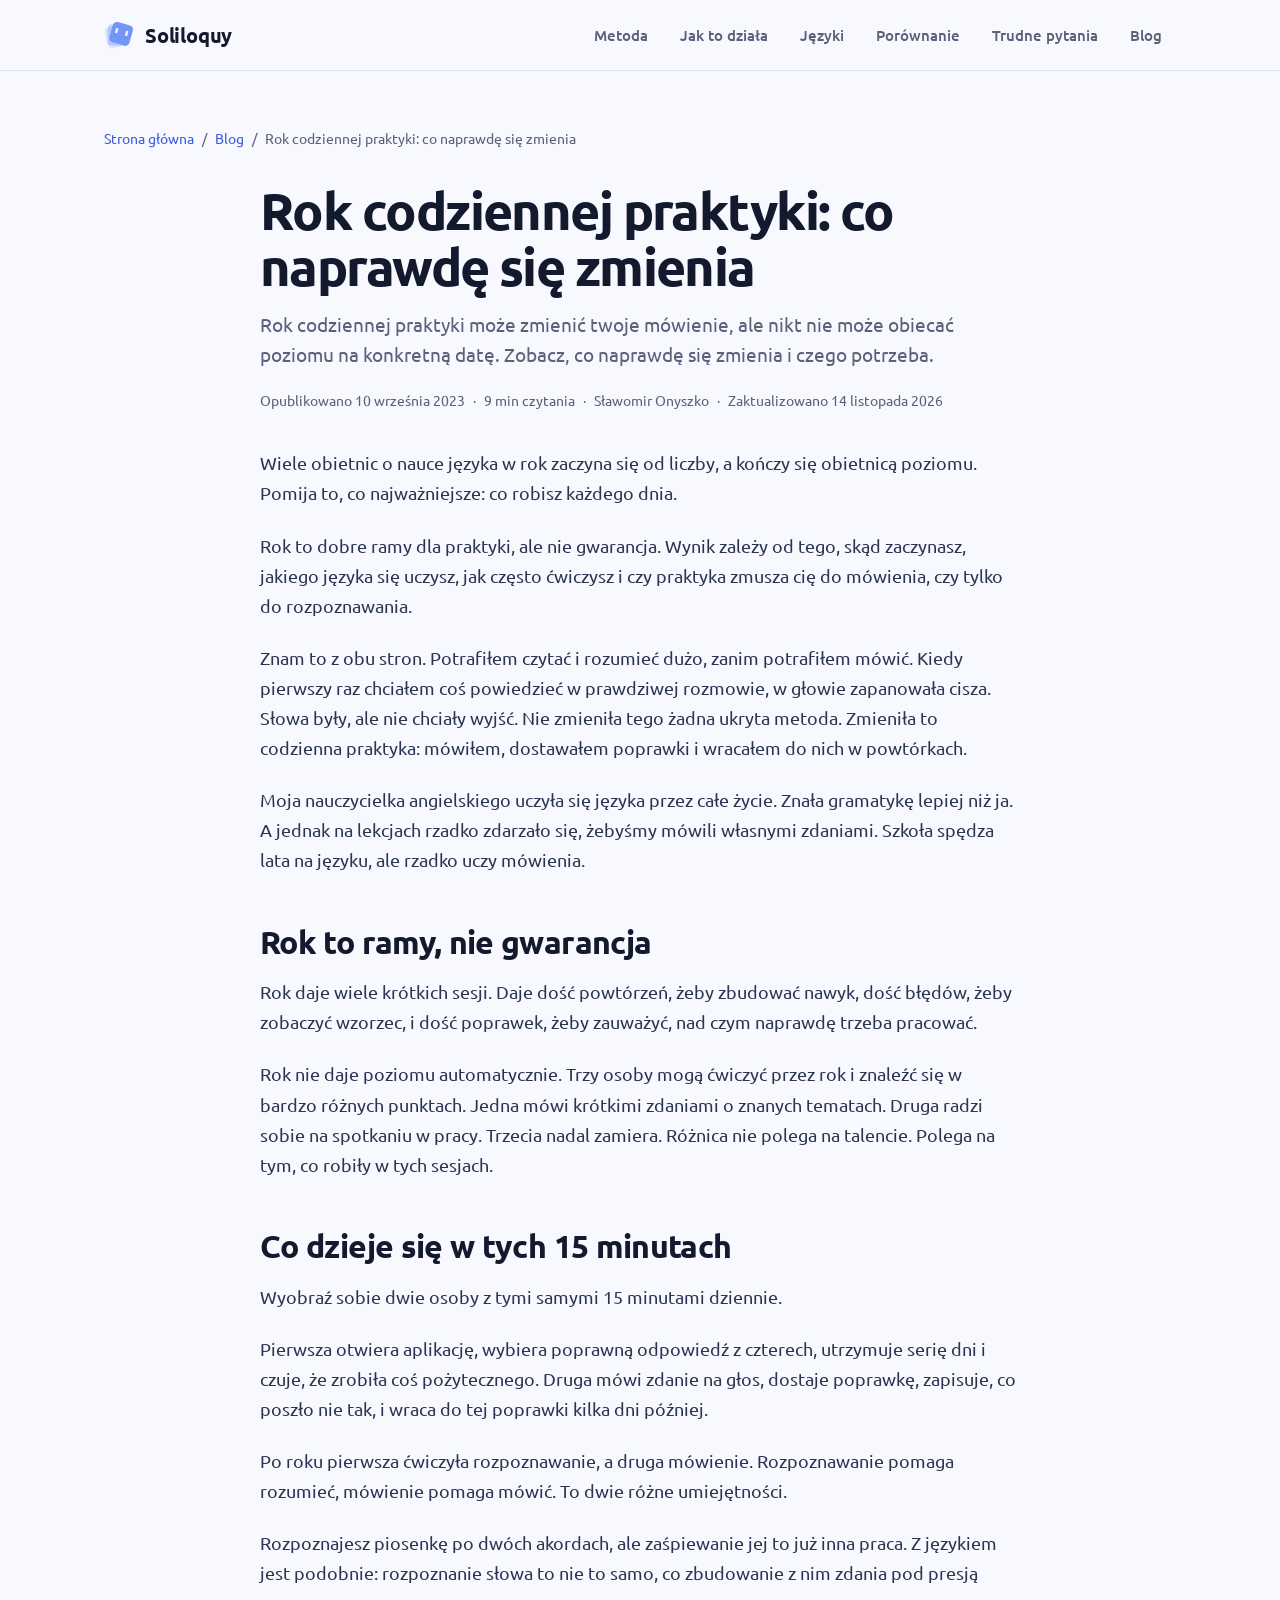
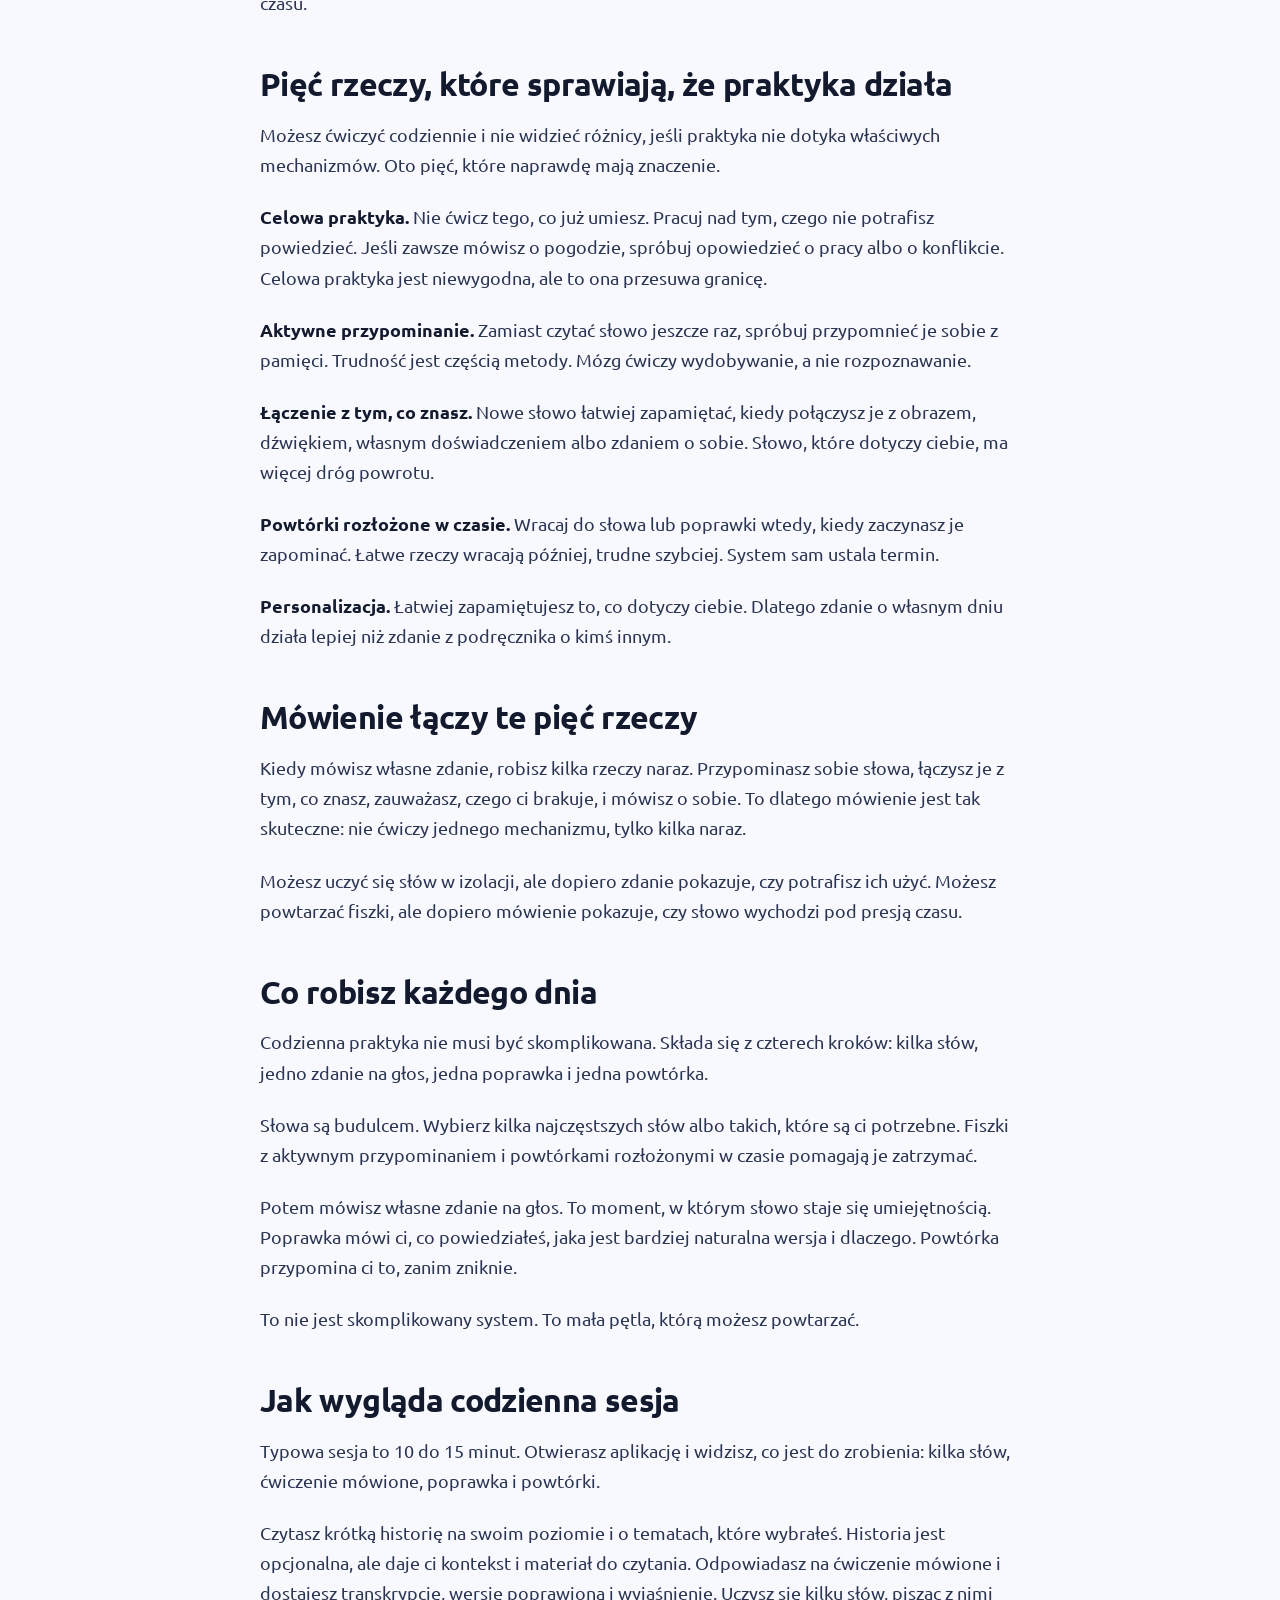
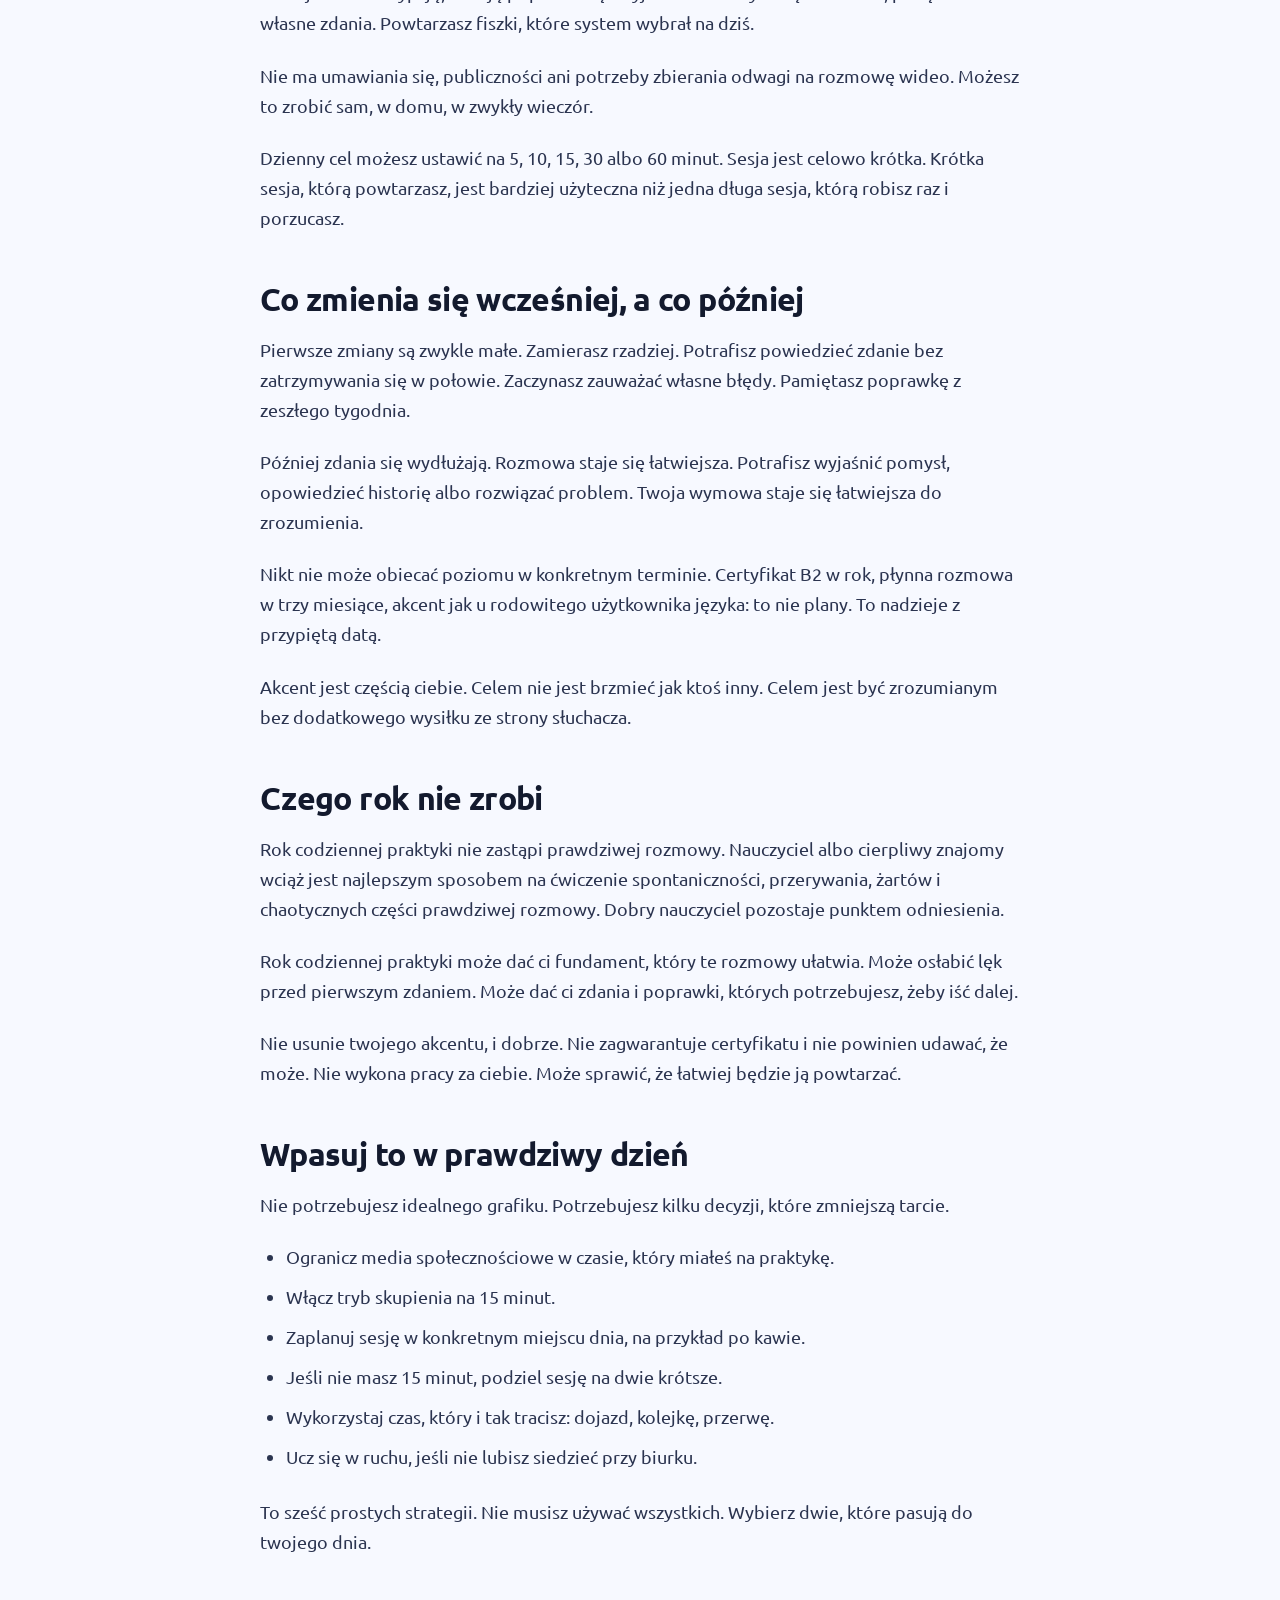
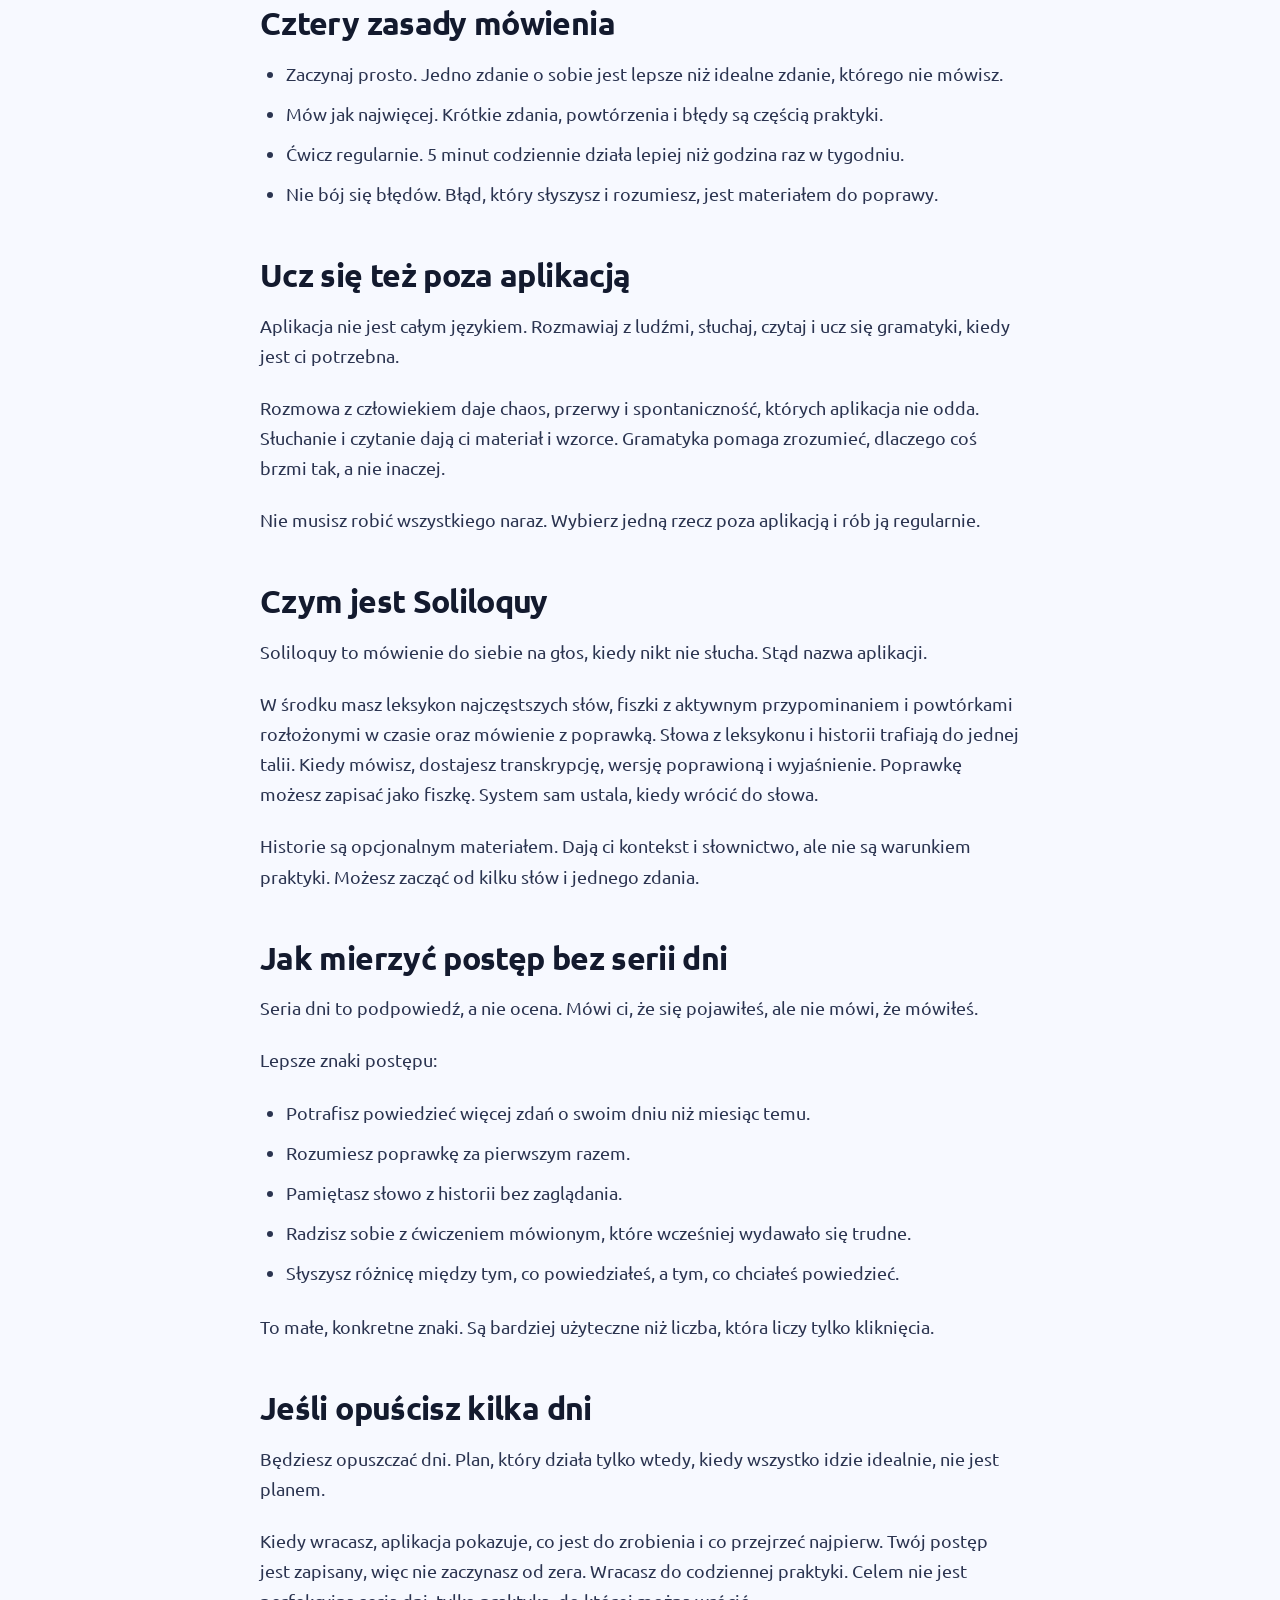
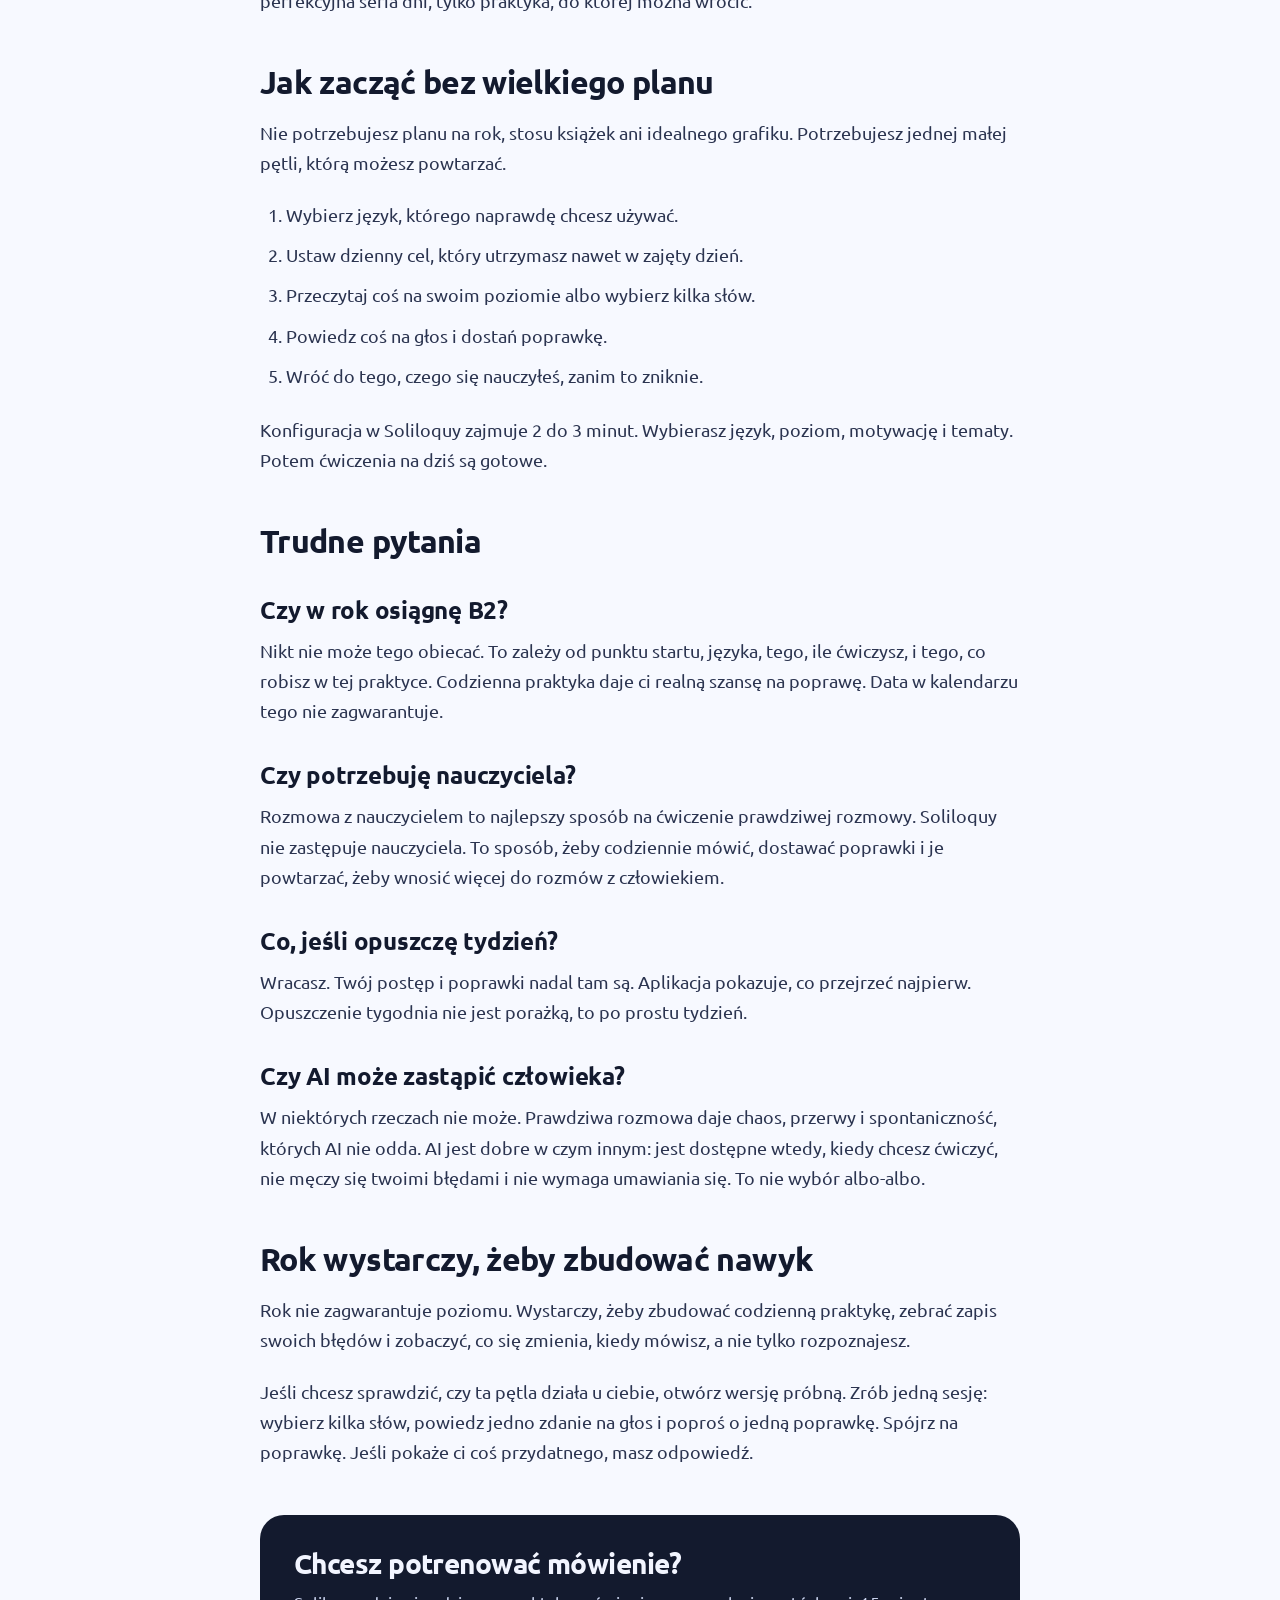
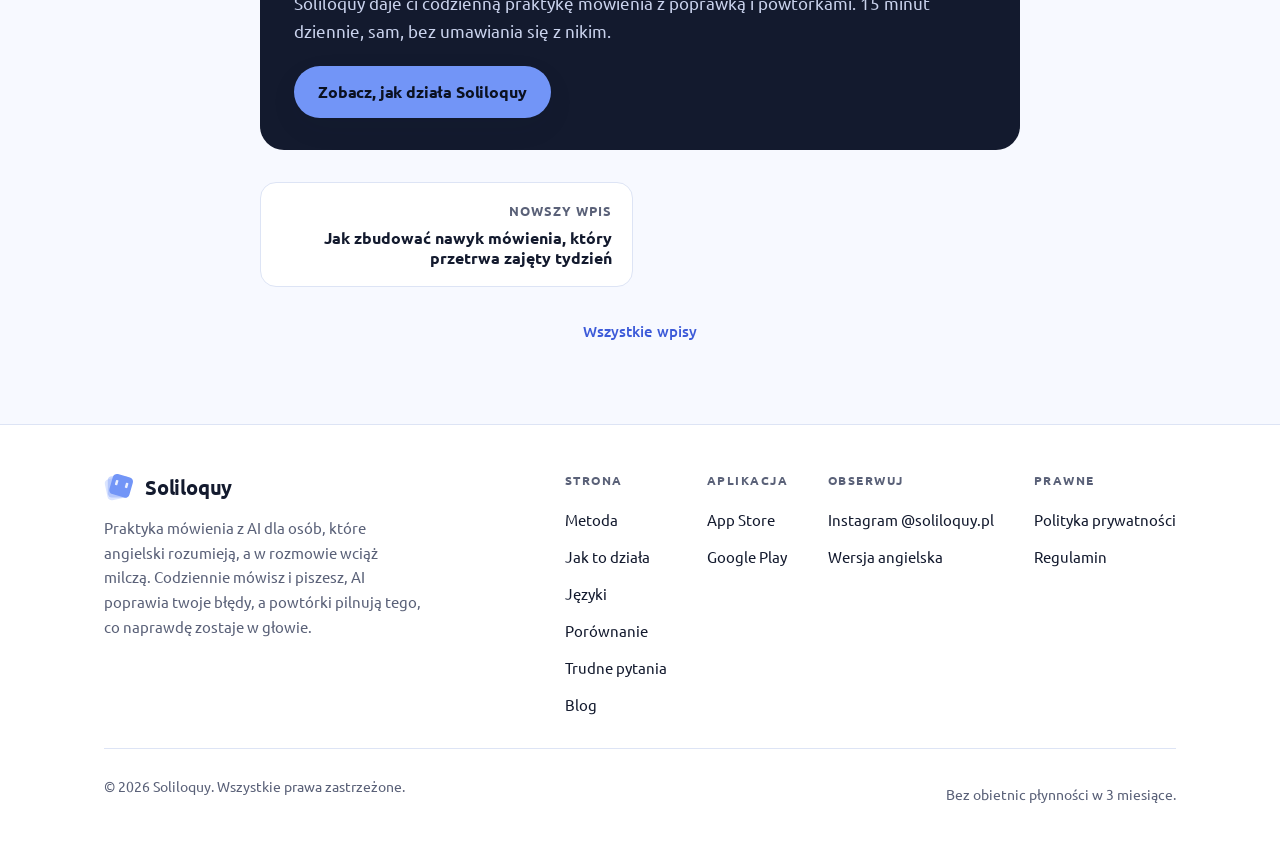
<file: blog/nauka-jezyka-obcego-w-rok/index.html>
<!-- GENERATED by src/build.py from src/content/copy.json. Edit the content, not this file. -->
<!DOCTYPE html>
<html lang="pl">
<head>
<meta charset="UTF-8">
<meta name="viewport" content="width=device-width, initial-scale=1.0">

<title>Rok codziennej praktyki: co naprawdę się zmienia · Soliloquy</title>
<meta name="description" content="Rok codziennej praktyki może zmienić twoje mówienie, ale nikt nie może obiecać poziomu na konkretną datę. Zobacz, co naprawdę się zmienia i czego potrzeba.">
<meta name="author" content="Sławomir Onyszko">
<meta name="theme-color" content="#F7F9FF">

<meta property="og:type" content="article">
<meta property="og:site_name" content="Soliloquy">
<meta property="og:locale" content="pl_PL">

<meta property="og:url" content="https://soliloquy.pl/blog/nauka-jezyka-obcego-w-rok/">
<meta property="og:title" content="Rok codziennej praktyki: co naprawdę się zmienia · Soliloquy">
<meta property="og:description" content="Rok codziennej praktyki może zmienić twoje mówienie, ale nikt nie może obiecać poziomu na konkretną datę. Zobacz, co naprawdę się zmienia i czego potrzeba.">
<meta property="og:image" content="https://soliloquy.pl/assets/img/og-card-pl.png">
<meta property="og:image:type" content="image/png">

<meta property="og:image:width" content="1200">

<meta property="og:image:height" content="630">

<meta property="og:image:alt" content="Karta Soliloquy: ekran aplikacji z poprawką mówienia po angielsku">

<meta property="article:published_time" content="2023-09-10T00:00:00Z">

<meta property="article:modified_time" content="2026-11-14T00:00:00Z">

<meta property="article:author" content="Sławomir Onyszko">


<meta name="twitter:card" content="summary_large_image">
<meta name="twitter:title" content="Rok codziennej praktyki: co naprawdę się zmienia · Soliloquy">
<meta name="twitter:description" content="Rok codziennej praktyki może zmienić twoje mówienie, ale nikt nie może obiecać poziomu na konkretną datę. Zobacz, co naprawdę się zmienia i czego potrzeba.">
<meta name="twitter:image" content="https://soliloquy.pl/assets/img/og-card-pl.png">
<meta name="twitter:image:alt" content="Karta Soliloquy: ekran aplikacji z poprawką mówienia po angielsku">


<link rel="canonical" href="https://soliloquy.pl/blog/nauka-jezyka-obcego-w-rok/">
<link rel="alternate" type="application/atom+xml" title="Blog Soliloquy" href="../feed.xml">
<link rel="alternate" type="application/rss+xml" title="Blog Soliloquy" href="../index.xml">
<link rel="icon" href="../../assets/img/favicon.svg" type="image/svg+xml">

<link rel="preconnect" href="https://fonts.googleapis.com">
<link rel="preconnect" href="https://fonts.gstatic.com" crossorigin>
<link href="https://fonts.googleapis.com/css2?family=Ubuntu:wght@400;500;700&amp;display=swap" rel="stylesheet">
<link rel="stylesheet" href="../../assets/styles.css">

<script type="application/ld+json">{"@context":"https://schema.org","@graph":[{"@type":"BlogPosting","@id":"https://soliloquy.pl/blog/nauka-jezyka-obcego-w-rok/#article","mainEntityOfPage":{"@type":"WebPage","@id":"https://soliloquy.pl/blog/nauka-jezyka-obcego-w-rok/"},"headline":"Rok codziennej praktyki: co naprawdę się zmienia","description":"Rok codziennej praktyki może zmienić twoje mówienie, ale nikt nie może obiecać poziomu na konkretną datę. Zobacz, co naprawdę się zmienia i czego potrzeba.","url":"https://soliloquy.pl/blog/nauka-jezyka-obcego-w-rok/","inLanguage":"pl","datePublished":"2023-09-10","dateModified":"2026-11-14","author":{"@type":"Person","name":"Sławomir Onyszko"},"publisher":{"@type":"Organization","@id":"https://soliloquy.pl/#organization","name":"Soliloquy","url":"https://soliloquy.pl/","logo":{"@type":"ImageObject","url":"https://soliloquy.pl/assets/img/soliloquy-logo.svg"}},"isPartOf":{"@type":"Blog","@id":"https://soliloquy.pl/blog/#blog","name":"Blog · Soliloquy","url":"https://soliloquy.pl/blog/"},"wordCount":1695,"image":"https://soliloquy.pl/assets/img/og-card-pl.png"},{"@type":"BreadcrumbList","itemListElement":[{"@type":"ListItem","position":1,"name":"Strona główna","item":"https://soliloquy.pl/"},{"@type":"ListItem","position":2,"name":"Blog","item":"https://soliloquy.pl/blog/"},{"@type":"ListItem","position":3,"name":"Rok codziennej praktyki: co naprawdę się zmienia","item":"https://soliloquy.pl/blog/nauka-jezyka-obcego-w-rok/"}]}]}</script>


<!-- ============================================================
     ANALYTICS
     meta.analytics.ga4_stream_id in copy.json decides everything. Put a GA4
     stream id there and that locale measures page views, leave it an empty
     string and the page loads nothing and sends nothing. The two domains are
     separate properties, so each one is switched on by itself.
     ============================================================ -->

</head>

<body>
<a class="skip-link" href="#main">Przejdź do treści</a>

<nav class="nav" aria-label="Nawigacja główna">
  <div class="wrap nav-inner">
    <a class="brand" href="../../">
      <img src="../../assets/img/soliloquy-logo.svg" alt="">
      Soliloquy
    </a>
    <div class="nav-links">
      <a href="../../#method">Metoda</a>
      <a href="../../#how-it-works">Jak to działa</a>
      <a href="../../#languages">Języki</a>
      <a href="../../#compare">Porównanie</a>
      <a href="../../#faq">Trudne pytania</a>
      <a href="../" aria-current="page">Blog</a>
      </div>
  </div>
</nav>


<main id="main" class="blog-main">
  <div class="wrap">
    <nav class="crumbs" aria-label="Ścieżka nawigacji">
      <a href="../../">Strona główna</a>
      <span aria-hidden="true">/</span>
      <a href="../">Blog</a>
      <span aria-hidden="true">/</span>
      <span aria-current="page">Rok codziennej praktyki: co naprawdę się zmienia</span>
    </nav>

    <article class="post">
      <header class="post-head">
        <h1>Rok codziennej praktyki: co naprawdę się zmienia</h1>
        <p class="post-dek">Rok codziennej praktyki może zmienić twoje mówienie, ale nikt nie może obiecać poziomu na konkretną datę. Zobacz, co naprawdę się zmienia i czego potrzeba.</p>
        <div class="post-meta">
          <span>Opublikowano <time datetime="2023-09-10">10 września 2023</time></span>
          <span aria-hidden="true">·</span>
          <span>9 min czytania</span>
          <span aria-hidden="true">·</span>
          <span>Sławomir Onyszko</span>
          <span aria-hidden="true">·</span><span>Zaktualizowano <time datetime="2026-11-14">14 listopada 2026</time></span>
          
        </div>
      </header>

      

      <div class="prose"><p>Wiele obietnic o nauce języka w rok zaczyna się od liczby, a kończy się obietnicą poziomu. Pomija to, co najważniejsze: co robisz każdego dnia.</p>
<p>Rok to dobre ramy dla praktyki, ale nie gwarancja. Wynik zależy od tego, skąd zaczynasz, jakiego języka się uczysz, jak często ćwiczysz i czy praktyka zmusza cię do mówienia, czy tylko do rozpoznawania.</p>
<p>Znam to z obu stron. Potrafiłem czytać i rozumieć dużo, zanim potrafiłem mówić. Kiedy pierwszy raz chciałem coś powiedzieć w prawdziwej rozmowie, w głowie zapanowała cisza. Słowa były, ale nie chciały wyjść. Nie zmieniła tego żadna ukryta metoda. Zmieniła to codzienna praktyka: mówiłem, dostawałem poprawki i wracałem do nich w powtórkach.</p>
<p>Moja nauczycielka angielskiego uczyła się języka przez całe życie. Znała gramatykę lepiej niż ja. A jednak na lekcjach rzadko zdarzało się, żebyśmy mówili własnymi zdaniami. Szkoła spędza lata na języku, ale rzadko uczy mówienia.</p>
<h2>Rok to ramy, nie gwarancja</h2>
<p>Rok daje wiele krótkich sesji. Daje dość powtórzeń, żeby zbudować nawyk, dość błędów, żeby zobaczyć wzorzec, i dość poprawek, żeby zauważyć, nad czym naprawdę trzeba pracować.</p>
<p>Rok nie daje poziomu automatycznie. Trzy osoby mogą ćwiczyć przez rok i znaleźć się w bardzo różnych punktach. Jedna mówi krótkimi zdaniami o znanych tematach. Druga radzi sobie na spotkaniu w pracy. Trzecia nadal zamiera. Różnica nie polega na talencie. Polega na tym, co robiły w tych sesjach.</p>
<h2>Co dzieje się w tych 15 minutach</h2>
<p>Wyobraź sobie dwie osoby z tymi samymi 15 minutami dziennie.</p>
<p>Pierwsza otwiera aplikację, wybiera poprawną odpowiedź z czterech, utrzymuje serię dni i czuje, że zrobiła coś pożytecznego. Druga mówi zdanie na głos, dostaje poprawkę, zapisuje, co poszło nie tak, i wraca do tej poprawki kilka dni później.</p>
<p>Po roku pierwsza ćwiczyła rozpoznawanie, a druga mówienie. Rozpoznawanie pomaga rozumieć, mówienie pomaga mówić. To dwie różne umiejętności.</p>
<p>Rozpoznajesz piosenkę po dwóch akordach, ale zaśpiewanie jej to już inna praca. Z językiem jest podobnie: rozpoznanie słowa to nie to samo, co zbudowanie z nim zdania pod presją czasu.</p>
<h2>Pięć rzeczy, które sprawiają, że praktyka działa</h2>
<p>Możesz ćwiczyć codziennie i nie widzieć różnicy, jeśli praktyka nie dotyka właściwych mechanizmów. Oto pięć, które naprawdę mają znaczenie.</p>
<p><strong>Celowa praktyka.</strong> Nie ćwicz tego, co już umiesz. Pracuj nad tym, czego nie potrafisz powiedzieć. Jeśli zawsze mówisz o pogodzie, spróbuj opowiedzieć o pracy albo o konflikcie. Celowa praktyka jest niewygodna, ale to ona przesuwa granicę.</p>
<p><strong>Aktywne przypominanie.</strong> Zamiast czytać słowo jeszcze raz, spróbuj przypomnieć je sobie z pamięci. Trudność jest częścią metody. Mózg ćwiczy wydobywanie, a nie rozpoznawanie.</p>
<p><strong>Łączenie z tym, co znasz.</strong> Nowe słowo łatwiej zapamiętać, kiedy połączysz je z obrazem, dźwiękiem, własnym doświadczeniem albo zdaniem o sobie. Słowo, które dotyczy ciebie, ma więcej dróg powrotu.</p>
<p><strong>Powtórki rozłożone w czasie.</strong> Wracaj do słowa lub poprawki wtedy, kiedy zaczynasz je zapominać. Łatwe rzeczy wracają później, trudne szybciej. System sam ustala termin.</p>
<p><strong>Personalizacja.</strong> Łatwiej zapamiętujesz to, co dotyczy ciebie. Dlatego zdanie o własnym dniu działa lepiej niż zdanie z podręcznika o kimś innym.</p>
<h2>Mówienie łączy te pięć rzeczy</h2>
<p>Kiedy mówisz własne zdanie, robisz kilka rzeczy naraz. Przypominasz sobie słowa, łączysz je z tym, co znasz, zauważasz, czego ci brakuje, i mówisz o sobie. To dlatego mówienie jest tak skuteczne: nie ćwiczy jednego mechanizmu, tylko kilka naraz.</p>
<p>Możesz uczyć się słów w izolacji, ale dopiero zdanie pokazuje, czy potrafisz ich użyć. Możesz powtarzać fiszki, ale dopiero mówienie pokazuje, czy słowo wychodzi pod presją czasu.</p>
<h2>Co robisz każdego dnia</h2>
<p>Codzienna praktyka nie musi być skomplikowana. Składa się z czterech kroków: kilka słów, jedno zdanie na głos, jedna poprawka i jedna powtórka.</p>
<p>Słowa są budulcem. Wybierz kilka najczęstszych słów albo takich, które są ci potrzebne. Fiszki z aktywnym przypominaniem i powtórkami rozłożonymi w czasie pomagają je zatrzymać.</p>
<p>Potem mówisz własne zdanie na głos. To moment, w którym słowo staje się umiejętnością. Poprawka mówi ci, co powiedziałeś, jaka jest bardziej naturalna wersja i dlaczego. Powtórka przypomina ci to, zanim zniknie.</p>
<p>To nie jest skomplikowany system. To mała pętla, którą możesz powtarzać.</p>
<h2>Jak wygląda codzienna sesja</h2>
<p>Typowa sesja to 10 do 15 minut. Otwierasz aplikację i widzisz, co jest do zrobienia: kilka słów, ćwiczenie mówione, poprawka i powtórki.</p>
<p>Czytasz krótką historię na swoim poziomie i o tematach, które wybrałeś. Historia jest opcjonalna, ale daje ci kontekst i materiał do czytania. Odpowiadasz na ćwiczenie mówione i dostajesz transkrypcję, wersję poprawioną i wyjaśnienie. Uczysz się kilku słów, pisząc z nimi własne zdania. Powtarzasz fiszki, które system wybrał na dziś.</p>
<p>Nie ma umawiania się, publiczności ani potrzeby zbierania odwagi na rozmowę wideo. Możesz to zrobić sam, w domu, w zwykły wieczór.</p>
<p>Dzienny cel możesz ustawić na 5, 10, 15, 30 albo 60 minut. Sesja jest celowo krótka. Krótka sesja, którą powtarzasz, jest bardziej użyteczna niż jedna długa sesja, którą robisz raz i porzucasz.</p>
<h2>Co zmienia się wcześniej, a co później</h2>
<p>Pierwsze zmiany są zwykle małe. Zamierasz rzadziej. Potrafisz powiedzieć zdanie bez zatrzymywania się w połowie. Zaczynasz zauważać własne błędy. Pamiętasz poprawkę z zeszłego tygodnia.</p>
<p>Później zdania się wydłużają. Rozmowa staje się łatwiejsza. Potrafisz wyjaśnić pomysł, opowiedzieć historię albo rozwiązać problem. Twoja wymowa staje się łatwiejsza do zrozumienia.</p>
<p>Nikt nie może obiecać poziomu w konkretnym terminie. Certyfikat B2 w rok, płynna rozmowa w trzy miesiące, akcent jak u rodowitego użytkownika języka: to nie plany. To nadzieje z przypiętą datą.</p>
<p>Akcent jest częścią ciebie. Celem nie jest brzmieć jak ktoś inny. Celem jest być zrozumianym bez dodatkowego wysiłku ze strony słuchacza.</p>
<h2>Czego rok nie zrobi</h2>
<p>Rok codziennej praktyki nie zastąpi prawdziwej rozmowy. Nauczyciel albo cierpliwy znajomy wciąż jest najlepszym sposobem na ćwiczenie spontaniczności, przerywania, żartów i chaotycznych części prawdziwej rozmowy. Dobry nauczyciel pozostaje punktem odniesienia.</p>
<p>Rok codziennej praktyki może dać ci fundament, który te rozmowy ułatwia. Może osłabić lęk przed pierwszym zdaniem. Może dać ci zdania i poprawki, których potrzebujesz, żeby iść dalej.</p>
<p>Nie usunie twojego akcentu, i dobrze. Nie zagwarantuje certyfikatu i nie powinien udawać, że może. Nie wykona pracy za ciebie. Może sprawić, że łatwiej będzie ją powtarzać.</p>
<h2>Wpasuj to w prawdziwy dzień</h2>
<p>Nie potrzebujesz idealnego grafiku. Potrzebujesz kilku decyzji, które zmniejszą tarcie.</p>
<ul>
<li>Ogranicz media społecznościowe w czasie, który miałeś na praktykę.</li>
<li>Włącz tryb skupienia na 15 minut.</li>
<li>Zaplanuj sesję w konkretnym miejscu dnia, na przykład po kawie.</li>
<li>Jeśli nie masz 15 minut, podziel sesję na dwie krótsze.</li>
<li>Wykorzystaj czas, który i tak tracisz: dojazd, kolejkę, przerwę.</li>
<li>Ucz się w ruchu, jeśli nie lubisz siedzieć przy biurku.</li>
</ul>
<p>To sześć prostych strategii. Nie musisz używać wszystkich. Wybierz dwie, które pasują do twojego dnia.</p>
<h2>Cztery zasady mówienia</h2>
<ul>
<li>Zaczynaj prosto. Jedno zdanie o sobie jest lepsze niż idealne zdanie, którego nie mówisz.</li>
<li>Mów jak najwięcej. Krótkie zdania, powtórzenia i błędy są częścią praktyki.</li>
<li>Ćwicz regularnie. 5 minut codziennie działa lepiej niż godzina raz w tygodniu.</li>
<li>Nie bój się błędów. Błąd, który słyszysz i rozumiesz, jest materiałem do poprawy.</li>
</ul>
<h2>Ucz się też poza aplikacją</h2>
<p>Aplikacja nie jest całym językiem. Rozmawiaj z ludźmi, słuchaj, czytaj i ucz się gramatyki, kiedy jest ci potrzebna.</p>
<p>Rozmowa z człowiekiem daje chaos, przerwy i spontaniczność, których aplikacja nie odda. Słuchanie i czytanie dają ci materiał i wzorce. Gramatyka pomaga zrozumieć, dlaczego coś brzmi tak, a nie inaczej.</p>
<p>Nie musisz robić wszystkiego naraz. Wybierz jedną rzecz poza aplikacją i rób ją regularnie.</p>
<h2>Czym jest Soliloquy</h2>
<p>Soliloquy to mówienie do siebie na głos, kiedy nikt nie słucha. Stąd nazwa aplikacji.</p>
<p>W środku masz leksykon najczęstszych słów, fiszki z aktywnym przypominaniem i powtórkami rozłożonymi w czasie oraz mówienie z poprawką. Słowa z leksykonu i historii trafiają do jednej talii. Kiedy mówisz, dostajesz transkrypcję, wersję poprawioną i wyjaśnienie. Poprawkę możesz zapisać jako fiszkę. System sam ustala, kiedy wrócić do słowa.</p>
<p>Historie są opcjonalnym materiałem. Dają ci kontekst i słownictwo, ale nie są warunkiem praktyki. Możesz zacząć od kilku słów i jednego zdania.</p>
<h2>Jak mierzyć postęp bez serii dni</h2>
<p>Seria dni to podpowiedź, a nie ocena. Mówi ci, że się pojawiłeś, ale nie mówi, że mówiłeś.</p>
<p>Lepsze znaki postępu:</p>
<ul>
<li>Potrafisz powiedzieć więcej zdań o swoim dniu niż miesiąc temu.</li>
<li>Rozumiesz poprawkę za pierwszym razem.</li>
<li>Pamiętasz słowo z historii bez zaglądania.</li>
<li>Radzisz sobie z ćwiczeniem mówionym, które wcześniej wydawało się trudne.</li>
<li>Słyszysz różnicę między tym, co powiedziałeś, a tym, co chciałeś powiedzieć.</li>
</ul>
<p>To małe, konkretne znaki. Są bardziej użyteczne niż liczba, która liczy tylko kliknięcia.</p>
<h2>Jeśli opuścisz kilka dni</h2>
<p>Będziesz opuszczać dni. Plan, który działa tylko wtedy, kiedy wszystko idzie idealnie, nie jest planem.</p>
<p>Kiedy wracasz, aplikacja pokazuje, co jest do zrobienia i co przejrzeć najpierw. Twój postęp jest zapisany, więc nie zaczynasz od zera. Wracasz do codziennej praktyki. Celem nie jest perfekcyjna seria dni, tylko praktyka, do której można wrócić.</p>
<h2>Jak zacząć bez wielkiego planu</h2>
<p>Nie potrzebujesz planu na rok, stosu książek ani idealnego grafiku. Potrzebujesz jednej małej pętli, którą możesz powtarzać.</p>
<ol>
<li>Wybierz język, którego naprawdę chcesz używać.</li>
<li>Ustaw dzienny cel, który utrzymasz nawet w zajęty dzień.</li>
<li>Przeczytaj coś na swoim poziomie albo wybierz kilka słów.</li>
<li>Powiedz coś na głos i dostań poprawkę.</li>
<li>Wróć do tego, czego się nauczyłeś, zanim to zniknie.</li>
</ol>
<p>Konfiguracja w Soliloquy zajmuje 2 do 3 minut. Wybierasz język, poziom, motywację i tematy. Potem ćwiczenia na dziś są gotowe.</p>
<h2>Trudne pytania</h2>
<h3>Czy w rok osiągnę B2?</h3>
<p>Nikt nie może tego obiecać. To zależy od punktu startu, języka, tego, ile ćwiczysz, i tego, co robisz w tej praktyce. Codzienna praktyka daje ci realną szansę na poprawę. Data w kalendarzu tego nie zagwarantuje.</p>
<h3>Czy potrzebuję nauczyciela?</h3>
<p>Rozmowa z nauczycielem to najlepszy sposób na ćwiczenie prawdziwej rozmowy. Soliloquy nie zastępuje nauczyciela. To sposób, żeby codziennie mówić, dostawać poprawki i je powtarzać, żeby wnosić więcej do rozmów z człowiekiem.</p>
<h3>Co, jeśli opuszczę tydzień?</h3>
<p>Wracasz. Twój postęp i poprawki nadal tam są. Aplikacja pokazuje, co przejrzeć najpierw. Opuszczenie tygodnia nie jest porażką, to po prostu tydzień.</p>
<h3>Czy AI może zastąpić człowieka?</h3>
<p>W niektórych rzeczach nie może. Prawdziwa rozmowa daje chaos, przerwy i spontaniczność, których AI nie odda. AI jest dobre w czym innym: jest dostępne wtedy, kiedy chcesz ćwiczyć, nie męczy się twoimi błędami i nie wymaga umawiania się. To nie wybór albo-albo.</p>
<h2>Rok wystarczy, żeby zbudować nawyk</h2>
<p>Rok nie zagwarantuje poziomu. Wystarczy, żeby zbudować codzienną praktykę, zebrać zapis swoich błędów i zobaczyć, co się zmienia, kiedy mówisz, a nie tylko rozpoznajesz.</p>
<p>Jeśli chcesz sprawdzić, czy ta pętla działa u ciebie, otwórz wersję próbną. Zrób jedną sesję: wybierz kilka słów, powiedz jedno zdanie na głos i poproś o jedną poprawkę. Spójrz na poprawkę. Jeśli pokaże ci coś przydatnego, masz odpowiedź.</p></div>

      <aside class="post-cta">
        <h2>Chcesz potrenować mówienie?</h2>
        <p>Soliloquy daje ci codzienną praktykę mówienia z poprawką i powtórkami. 15 minut dziennie, sam, bez umawiania się z nikim.</p>
        <a class="btn btn-primary" href="../../#download">Zobacz, jak działa Soliloquy</a>
      </aside>

      <footer class="post-footer">
        <nav class="post-pager" aria-label="Inne wpisy">
          
          <a class="pager-link pager-next" href="../tworzenie-nawyku-uczenia-sie-jezykow/">
            <span>Nowszy wpis</span>
            <strong>Jak zbudować nawyk mówienia, który przetrwa zajęty tydzień</strong>
          </a>
        </nav>

        <p class="post-back"><a href="../">Wszystkie wpisy</a></p>
      </footer>
    </article>
  </div>
</main>

<footer class="site">
  <div class="wrap">
    <div class="foot-top">
      <div class="foot-brand">
        <a class="brand" href="../../">
          <img src="../../assets/img/soliloquy-logo.svg" alt="">
          Soliloquy
        </a>
        <p>Praktyka mówienia z AI dla osób, które angielski rozumieją, a w rozmowie wciąż milczą. Codziennie mówisz i piszesz, AI poprawia twoje błędy, a powtórki pilnują tego, co naprawdę zostaje w głowie.</p>
      </div>

      <div class="foot-cols">
        <div class="foot-col">
          <h4>Strona</h4>
          <ul>
            <li><a href="../../#method" rel="noopener">Metoda</a></li>
            <li><a href="../../#how-it-works" rel="noopener">Jak to działa</a></li>
            <li><a href="../../#languages" rel="noopener">Języki</a></li>
            <li><a href="../../#compare" rel="noopener">Porównanie</a></li>
            <li><a href="../../#faq" rel="noopener">Trudne pytania</a></li>
            <li><a href="../" rel="noopener">Blog</a></li>
            </ul>
        </div>
        <div class="foot-col">
          <h4>Aplikacja</h4>
          <ul>
            <li><a href="https://apps.apple.com/us/app/soliloquy-speaking-practice/id1627990691" rel="noopener">App Store</a></li>
            <li><a href="https://play.google.com/store/apps/details?id=fun.soliloquy.app" rel="noopener">Google Play</a></li>
            </ul>
        </div>
        <div class="foot-col">
          <h4>Obserwuj</h4>
          <ul>
            <li><a href="https://www.instagram.com/soliloquy.pl/" rel="noopener">Instagram @soliloquy.pl</a></li>
            <li><a href="https://soliloquy.fun/" rel="noopener">Wersja angielska</a></li>
            </ul>
        </div>
        <div class="foot-col">
          <h4>Prawne</h4>
          <ul>
            <li><a href="https://soliloquy.fun/terms/pl/#privacy-policy" rel="noopener">Polityka prywatności</a></li>
            <li><a href="https://soliloquy.fun/terms/pl/#terms-and-conditions" rel="noopener">Regulamin</a></li>
            </ul>
        </div>
        </div>
    </div>

    <div class="foot-bottom">
      <p>© <span id="year">2026</span> Soliloquy. Wszystkie prawa zastrzeżone.</p>
      <p>Bez obietnic płynności w 3 miesiące.</p>
    </div>
  </div>
</footer>
<script>document.getElementById('year').textContent = new Date().getFullYear();</script>

</body>
</html>
</file>
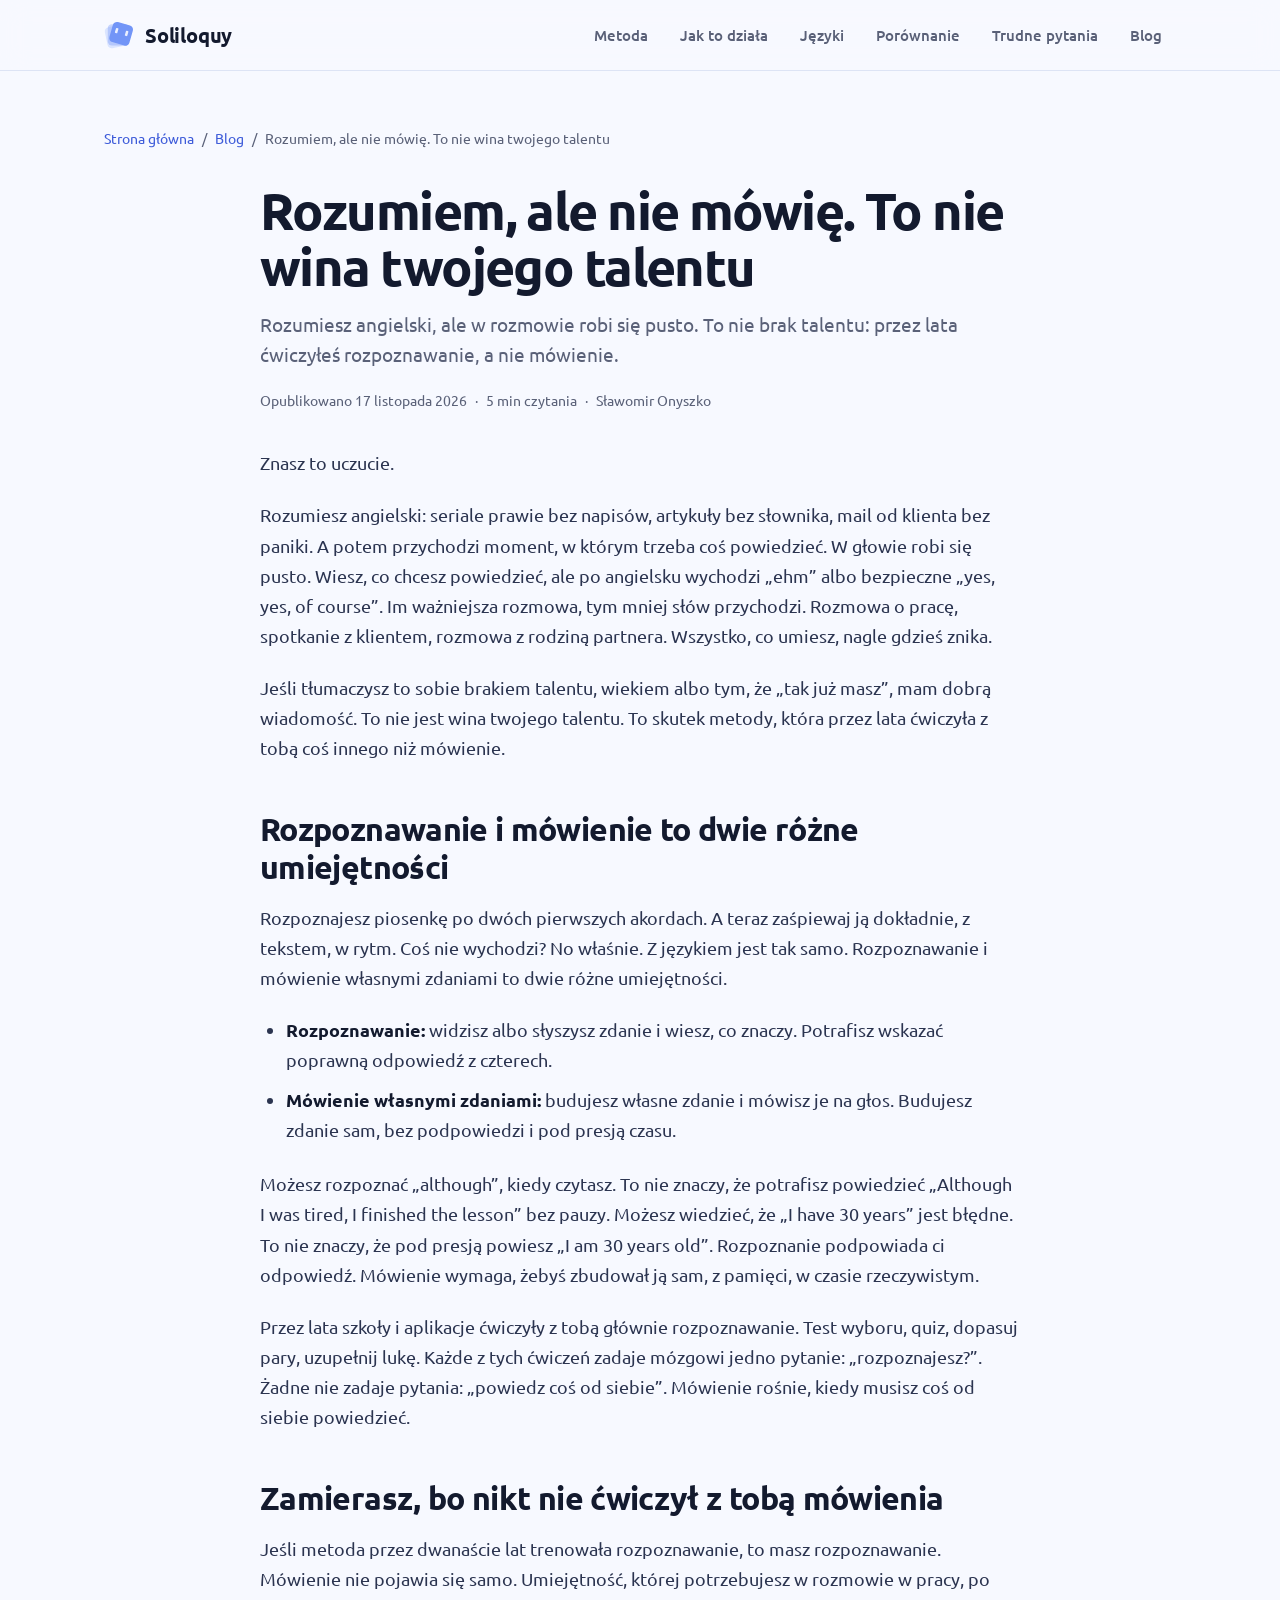
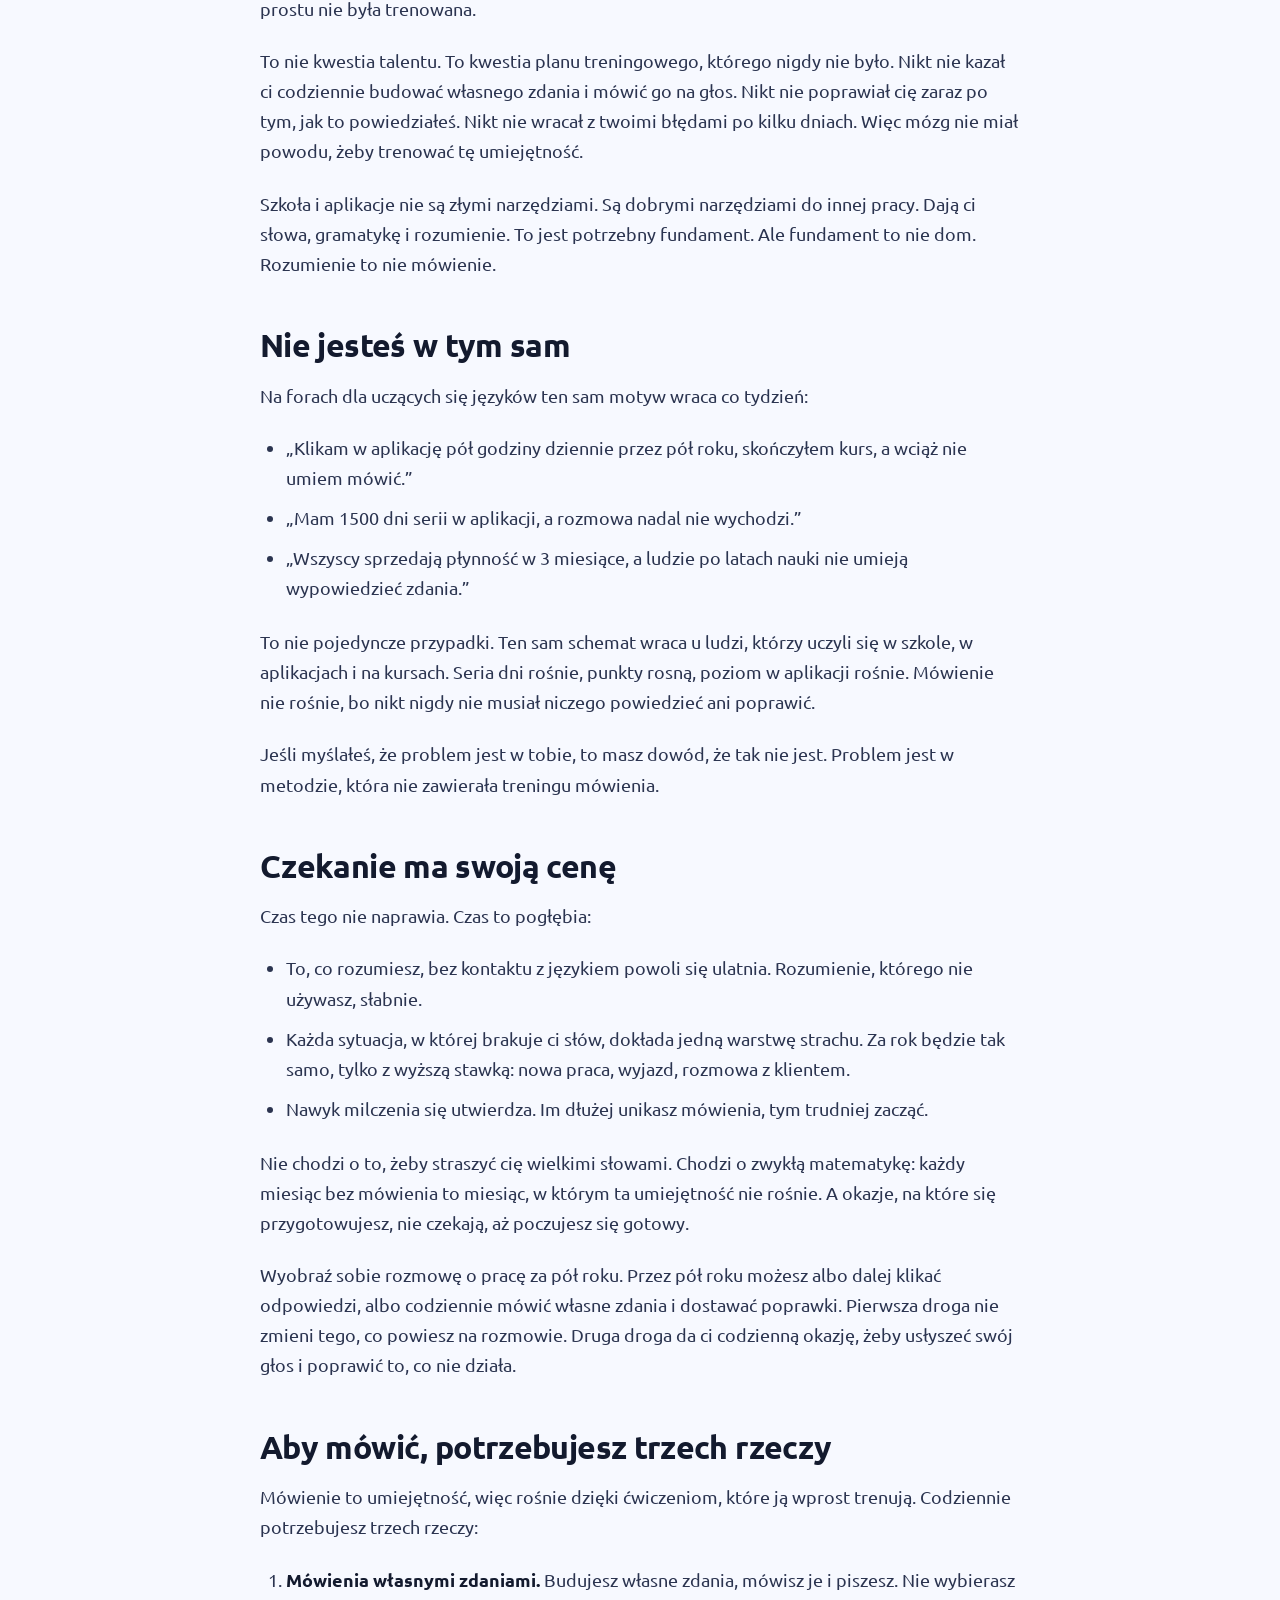
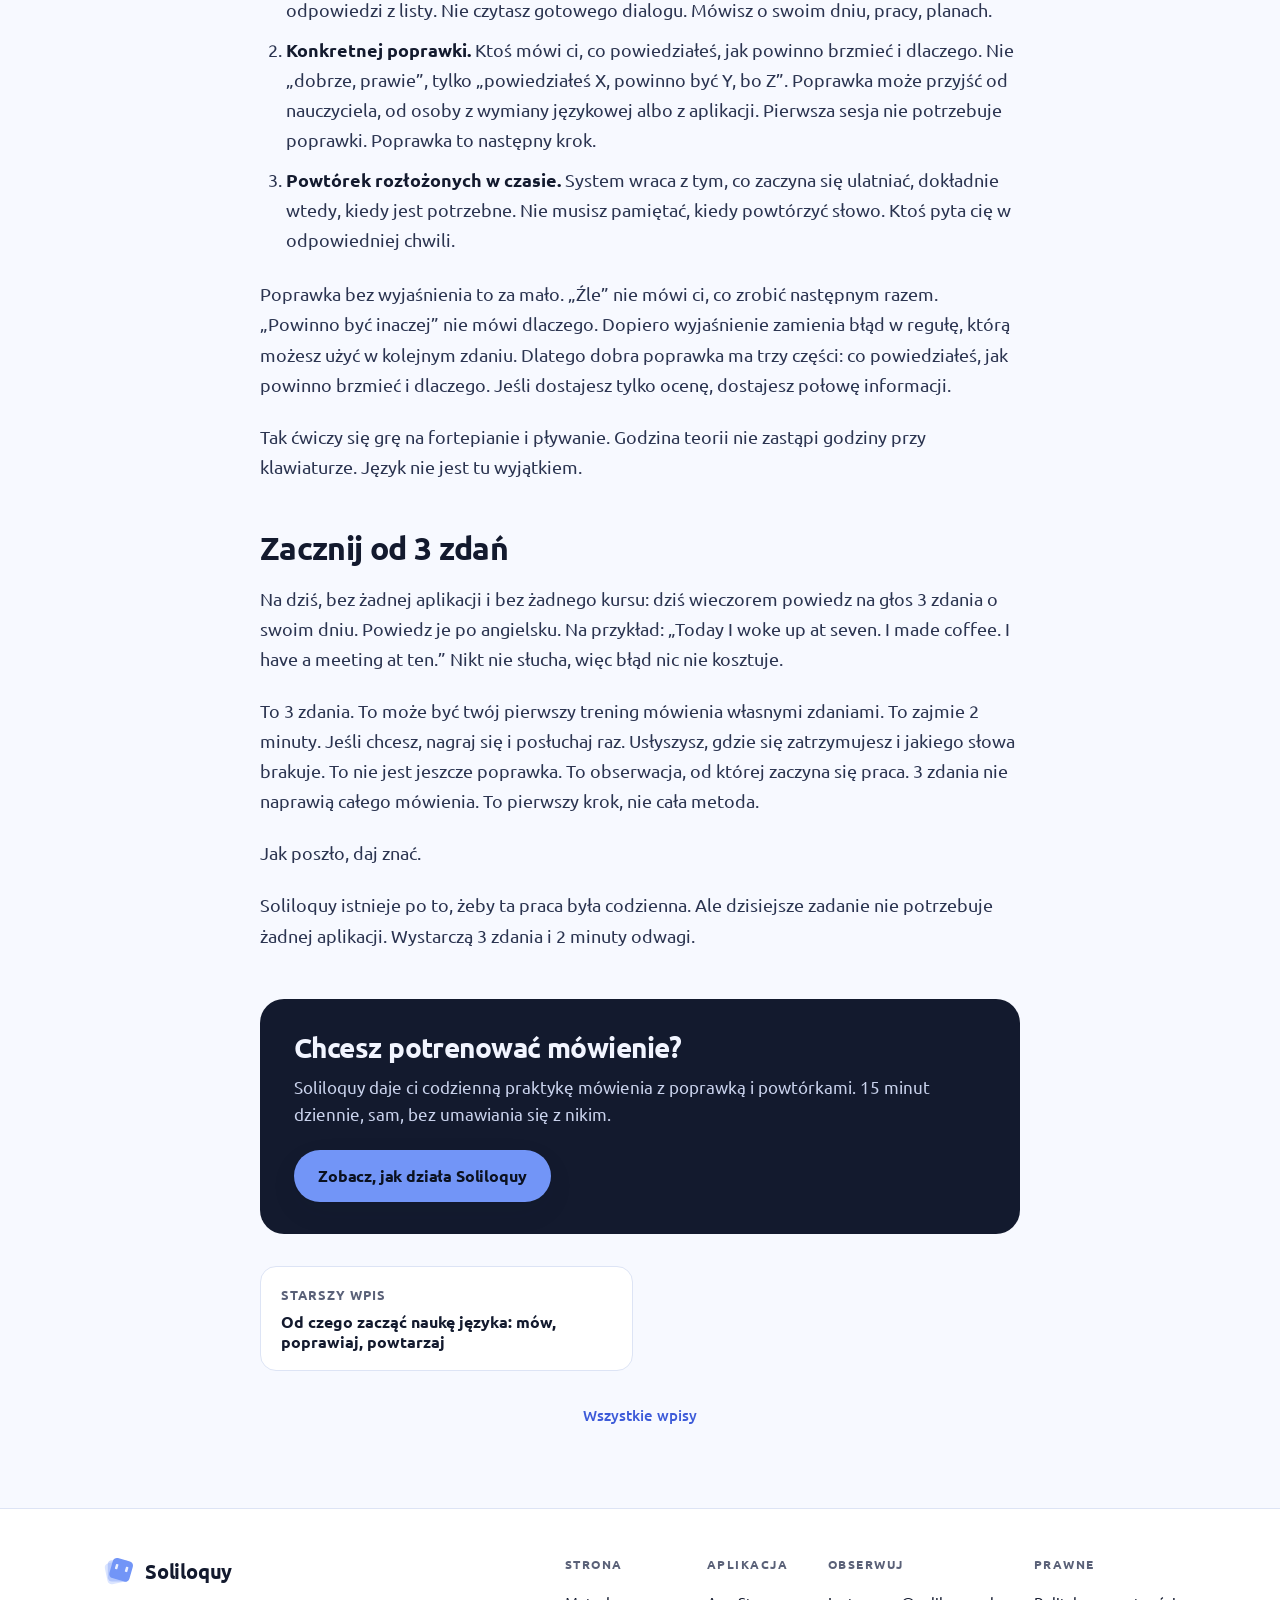
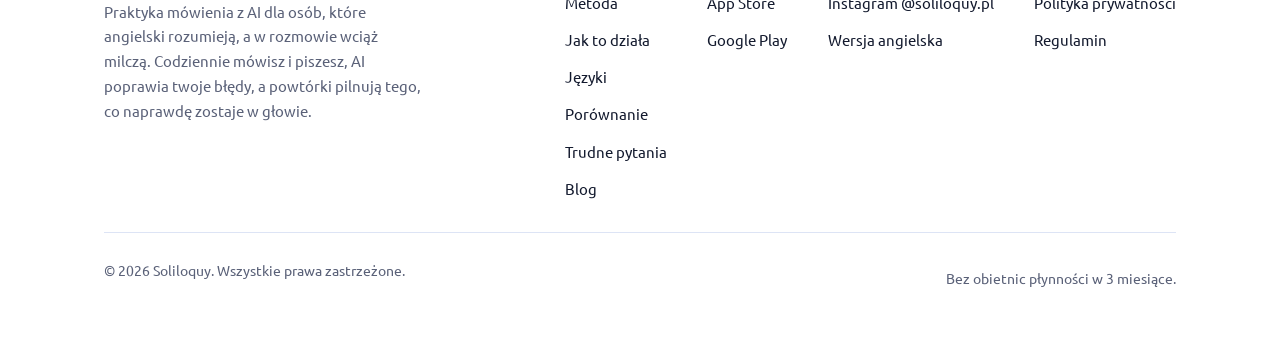
<file: blog/rozumiem-ale-nie-mowie/index.html>
<!-- GENERATED by src/build.py from src/content/copy.json. Edit the content, not this file. -->
<!DOCTYPE html>
<html lang="pl">
<head>
<meta charset="UTF-8">
<meta name="viewport" content="width=device-width, initial-scale=1.0">

<title>Rozumiem, ale nie mówię. To nie wina twojego talentu · Soliloquy</title>
<meta name="description" content="Rozumiesz angielski, ale w rozmowie robi się pusto. To nie brak talentu: przez lata ćwiczyłeś rozpoznawanie, a nie mówienie.">
<meta name="author" content="Sławomir Onyszko">
<meta name="theme-color" content="#F7F9FF">

<meta property="og:type" content="article">
<meta property="og:site_name" content="Soliloquy">
<meta property="og:locale" content="pl_PL">

<meta property="og:url" content="https://soliloquy.pl/blog/rozumiem-ale-nie-mowie/">
<meta property="og:title" content="Rozumiem, ale nie mówię. To nie wina twojego talentu · Soliloquy">
<meta property="og:description" content="Rozumiesz angielski, ale w rozmowie robi się pusto. To nie brak talentu: przez lata ćwiczyłeś rozpoznawanie, a nie mówienie.">
<meta property="og:image" content="https://soliloquy.pl/assets/img/og-card-pl.png">
<meta property="og:image:type" content="image/png">

<meta property="og:image:width" content="1200">

<meta property="og:image:height" content="630">

<meta property="og:image:alt" content="Karta Soliloquy: ekran aplikacji z poprawką mówienia po angielsku">

<meta property="article:published_time" content="2026-11-17T00:00:00Z">

<meta property="article:modified_time" content="2026-11-17T00:00:00Z">

<meta property="article:author" content="Sławomir Onyszko">


<meta name="twitter:card" content="summary_large_image">
<meta name="twitter:title" content="Rozumiem, ale nie mówię. To nie wina twojego talentu · Soliloquy">
<meta name="twitter:description" content="Rozumiesz angielski, ale w rozmowie robi się pusto. To nie brak talentu: przez lata ćwiczyłeś rozpoznawanie, a nie mówienie.">
<meta name="twitter:image" content="https://soliloquy.pl/assets/img/og-card-pl.png">
<meta name="twitter:image:alt" content="Karta Soliloquy: ekran aplikacji z poprawką mówienia po angielsku">


<link rel="canonical" href="https://soliloquy.pl/blog/rozumiem-ale-nie-mowie/">
<link rel="alternate" type="application/atom+xml" title="Blog Soliloquy" href="../feed.xml">
<link rel="alternate" type="application/rss+xml" title="Blog Soliloquy" href="../index.xml">
<link rel="icon" href="../../assets/img/favicon.svg" type="image/svg+xml">

<link rel="preconnect" href="https://fonts.googleapis.com">
<link rel="preconnect" href="https://fonts.gstatic.com" crossorigin>
<link href="https://fonts.googleapis.com/css2?family=Ubuntu:wght@400;500;700&amp;display=swap" rel="stylesheet">
<link rel="stylesheet" href="../../assets/styles.css">

<script type="application/ld+json">{"@context":"https://schema.org","@graph":[{"@type":"BlogPosting","@id":"https://soliloquy.pl/blog/rozumiem-ale-nie-mowie/#article","mainEntityOfPage":{"@type":"WebPage","@id":"https://soliloquy.pl/blog/rozumiem-ale-nie-mowie/"},"headline":"Rozumiem, ale nie mówię. To nie wina twojego talentu","description":"Rozumiesz angielski, ale w rozmowie robi się pusto. To nie brak talentu: przez lata ćwiczyłeś rozpoznawanie, a nie mówienie.","url":"https://soliloquy.pl/blog/rozumiem-ale-nie-mowie/","inLanguage":"pl","datePublished":"2026-11-17","dateModified":"2026-11-17","author":{"@type":"Person","name":"Sławomir Onyszko"},"publisher":{"@type":"Organization","@id":"https://soliloquy.pl/#organization","name":"Soliloquy","url":"https://soliloquy.pl/","logo":{"@type":"ImageObject","url":"https://soliloquy.pl/assets/img/soliloquy-logo.svg"}},"isPartOf":{"@type":"Blog","@id":"https://soliloquy.pl/blog/#blog","name":"Blog · Soliloquy","url":"https://soliloquy.pl/blog/"},"wordCount":996,"image":"https://soliloquy.pl/assets/img/og-card-pl.png"},{"@type":"BreadcrumbList","itemListElement":[{"@type":"ListItem","position":1,"name":"Strona główna","item":"https://soliloquy.pl/"},{"@type":"ListItem","position":2,"name":"Blog","item":"https://soliloquy.pl/blog/"},{"@type":"ListItem","position":3,"name":"Rozumiem, ale nie mówię. To nie wina twojego talentu","item":"https://soliloquy.pl/blog/rozumiem-ale-nie-mowie/"}]}]}</script>


<!-- ============================================================
     ANALYTICS
     meta.analytics.ga4_stream_id in copy.json decides everything. Put a GA4
     stream id there and that locale measures page views, leave it an empty
     string and the page loads nothing and sends nothing. The two domains are
     separate properties, so each one is switched on by itself.
     ============================================================ -->

</head>

<body>
<a class="skip-link" href="#main">Przejdź do treści</a>

<nav class="nav" aria-label="Nawigacja główna">
  <div class="wrap nav-inner">
    <a class="brand" href="../../">
      <img src="../../assets/img/soliloquy-logo.svg" alt="">
      Soliloquy
    </a>
    <div class="nav-links">
      <a href="../../#method">Metoda</a>
      <a href="../../#how-it-works">Jak to działa</a>
      <a href="../../#languages">Języki</a>
      <a href="../../#compare">Porównanie</a>
      <a href="../../#faq">Trudne pytania</a>
      <a href="../" aria-current="page">Blog</a>
      </div>
  </div>
</nav>


<main id="main" class="blog-main">
  <div class="wrap">
    <nav class="crumbs" aria-label="Ścieżka nawigacji">
      <a href="../../">Strona główna</a>
      <span aria-hidden="true">/</span>
      <a href="../">Blog</a>
      <span aria-hidden="true">/</span>
      <span aria-current="page">Rozumiem, ale nie mówię. To nie wina twojego talentu</span>
    </nav>

    <article class="post">
      <header class="post-head">
        <h1>Rozumiem, ale nie mówię. To nie wina twojego talentu</h1>
        <p class="post-dek">Rozumiesz angielski, ale w rozmowie robi się pusto. To nie brak talentu: przez lata ćwiczyłeś rozpoznawanie, a nie mówienie.</p>
        <div class="post-meta">
          <span>Opublikowano <time datetime="2026-11-17">17 listopada 2026</time></span>
          <span aria-hidden="true">·</span>
          <span>5 min czytania</span>
          <span aria-hidden="true">·</span>
          <span>Sławomir Onyszko</span>
          
          
        </div>
      </header>

      

      <div class="prose"><p>Znasz to uczucie.</p>
<p>Rozumiesz angielski: seriale prawie bez napisów, artykuły bez słownika, mail od klienta bez paniki. A potem przychodzi moment, w którym trzeba coś powiedzieć. W głowie robi się pusto. Wiesz, co chcesz powiedzieć, ale po angielsku wychodzi „ehm” albo bezpieczne „yes, yes, of course”. Im ważniejsza rozmowa, tym mniej słów przychodzi. Rozmowa o pracę, spotkanie z klientem, rozmowa z rodziną partnera. Wszystko, co umiesz, nagle gdzieś znika.</p>
<p>Jeśli tłumaczysz to sobie brakiem talentu, wiekiem albo tym, że „tak już masz”, mam dobrą wiadomość. To nie jest wina twojego talentu. To skutek metody, która przez lata ćwiczyła z tobą coś innego niż mówienie.</p>
<h2>Rozpoznawanie i mówienie to dwie różne umiejętności</h2>
<p>Rozpoznajesz piosenkę po dwóch pierwszych akordach. A teraz zaśpiewaj ją dokładnie, z tekstem, w rytm. Coś nie wychodzi? No właśnie. Z językiem jest tak samo. Rozpoznawanie i mówienie własnymi zdaniami to dwie różne umiejętności.</p>
<ul>
<li><strong>Rozpoznawanie:</strong> widzisz albo słyszysz zdanie i wiesz, co znaczy. Potrafisz wskazać poprawną odpowiedź z czterech.</li>
<li><strong>Mówienie własnymi zdaniami:</strong> budujesz własne zdanie i mówisz je na głos. Budujesz zdanie sam, bez podpowiedzi i pod presją czasu.</li>
</ul>
<p>Możesz rozpoznać „although”, kiedy czytasz. To nie znaczy, że potrafisz powiedzieć „Although I was tired, I finished the lesson” bez pauzy. Możesz wiedzieć, że „I have 30 years” jest błędne. To nie znaczy, że pod presją powiesz „I am 30 years old”. Rozpoznanie podpowiada ci odpowiedź. Mówienie wymaga, żebyś zbudował ją sam, z pamięci, w czasie rzeczywistym.</p>
<p>Przez lata szkoły i aplikacje ćwiczyły z tobą głównie rozpoznawanie. Test wyboru, quiz, dopasuj pary, uzupełnij lukę. Każde z tych ćwiczeń zadaje mózgowi jedno pytanie: „rozpoznajesz?”. Żadne nie zadaje pytania: „powiedz coś od siebie”. Mówienie rośnie, kiedy musisz coś od siebie powiedzieć.</p>
<h2>Zamierasz, bo nikt nie ćwiczył z tobą mówienia</h2>
<p>Jeśli metoda przez dwanaście lat trenowała rozpoznawanie, to masz rozpoznawanie. Mówienie nie pojawia się samo. Umiejętność, której potrzebujesz w rozmowie w pracy, po prostu nie była trenowana.</p>
<p>To nie kwestia talentu. To kwestia planu treningowego, którego nigdy nie było. Nikt nie kazał ci codziennie budować własnego zdania i mówić go na głos. Nikt nie poprawiał cię zaraz po tym, jak to powiedziałeś. Nikt nie wracał z twoimi błędami po kilku dniach. Więc mózg nie miał powodu, żeby trenować tę umiejętność.</p>
<p>Szkoła i aplikacje nie są złymi narzędziami. Są dobrymi narzędziami do innej pracy. Dają ci słowa, gramatykę i rozumienie. To jest potrzebny fundament. Ale fundament to nie dom. Rozumienie to nie mówienie.</p>
<h2>Nie jesteś w tym sam</h2>
<p>Na forach dla uczących się języków ten sam motyw wraca co tydzień:</p>
<ul>
<li>„Klikam w aplikację pół godziny dziennie przez pół roku, skończyłem kurs, a wciąż nie umiem mówić.”</li>
<li>„Mam 1500 dni serii w aplikacji, a rozmowa nadal nie wychodzi.”</li>
<li>„Wszyscy sprzedają płynność w 3 miesiące, a ludzie po latach nauki nie umieją wypowiedzieć zdania.”</li>
</ul>
<p>To nie pojedyncze przypadki. Ten sam schemat wraca u ludzi, którzy uczyli się w szkole, w aplikacjach i na kursach. Seria dni rośnie, punkty rosną, poziom w aplikacji rośnie. Mówienie nie rośnie, bo nikt nigdy nie musiał niczego powiedzieć ani poprawić.</p>
<p>Jeśli myślałeś, że problem jest w tobie, to masz dowód, że tak nie jest. Problem jest w metodzie, która nie zawierała treningu mówienia.</p>
<h2>Czekanie ma swoją cenę</h2>
<p>Czas tego nie naprawia. Czas to pogłębia:</p>
<ul>
<li>To, co rozumiesz, bez kontaktu z językiem powoli się ulatnia. Rozumienie, którego nie używasz, słabnie.</li>
<li>Każda sytuacja, w której brakuje ci słów, dokłada jedną warstwę strachu. Za rok będzie tak samo, tylko z wyższą stawką: nowa praca, wyjazd, rozmowa z klientem.</li>
<li>Nawyk milczenia się utwierdza. Im dłużej unikasz mówienia, tym trudniej zacząć.</li>
</ul>
<p>Nie chodzi o to, żeby straszyć cię wielkimi słowami. Chodzi o zwykłą matematykę: każdy miesiąc bez mówienia to miesiąc, w którym ta umiejętność nie rośnie. A okazje, na które się przygotowujesz, nie czekają, aż poczujesz się gotowy.</p>
<p>Wyobraź sobie rozmowę o pracę za pół roku. Przez pół roku możesz albo dalej klikać odpowiedzi, albo codziennie mówić własne zdania i dostawać poprawki. Pierwsza droga nie zmieni tego, co powiesz na rozmowie. Druga droga da ci codzienną okazję, żeby usłyszeć swój głos i poprawić to, co nie działa.</p>
<h2>Aby mówić, potrzebujesz trzech rzeczy</h2>
<p>Mówienie to umiejętność, więc rośnie dzięki ćwiczeniom, które ją wprost trenują. Codziennie potrzebujesz trzech rzeczy:</p>
<ol>
<li><strong>Mówienia własnymi zdaniami.</strong> Budujesz własne zdania, mówisz je i piszesz. Nie wybierasz odpowiedzi z listy. Nie czytasz gotowego dialogu. Mówisz o swoim dniu, pracy, planach.</li>
<li><strong>Konkretnej poprawki.</strong> Ktoś mówi ci, co powiedziałeś, jak powinno brzmieć i dlaczego. Nie „dobrze, prawie”, tylko „powiedziałeś X, powinno być Y, bo Z”. Poprawka może przyjść od nauczyciela, od osoby z wymiany językowej albo z aplikacji. Pierwsza sesja nie potrzebuje poprawki. Poprawka to następny krok.</li>
<li><strong>Powtórek rozłożonych w czasie.</strong> System wraca z tym, co zaczyna się ulatniać, dokładnie wtedy, kiedy jest potrzebne. Nie musisz pamiętać, kiedy powtórzyć słowo. Ktoś pyta cię w odpowiedniej chwili.</li>
</ol>
<p>Poprawka bez wyjaśnienia to za mało. „Źle” nie mówi ci, co zrobić następnym razem. „Powinno być inaczej” nie mówi dlaczego. Dopiero wyjaśnienie zamienia błąd w regułę, którą możesz użyć w kolejnym zdaniu. Dlatego dobra poprawka ma trzy części: co powiedziałeś, jak powinno brzmieć i dlaczego. Jeśli dostajesz tylko ocenę, dostajesz połowę informacji.</p>
<p>Tak ćwiczy się grę na fortepianie i pływanie. Godzina teorii nie zastąpi godziny przy klawiaturze. Język nie jest tu wyjątkiem.</p>
<h2>Zacznij od 3 zdań</h2>
<p>Na dziś, bez żadnej aplikacji i bez żadnego kursu: dziś wieczorem powiedz na głos 3 zdania o swoim dniu. Powiedz je po angielsku. Na przykład: „Today I woke up at seven. I made coffee. I have a meeting at ten.” Nikt nie słucha, więc błąd nic nie kosztuje.</p>
<p>To 3 zdania. To może być twój pierwszy trening mówienia własnymi zdaniami. To zajmie 2 minuty. Jeśli chcesz, nagraj się i posłuchaj raz. Usłyszysz, gdzie się zatrzymujesz i jakiego słowa brakuje. To nie jest jeszcze poprawka. To obserwacja, od której zaczyna się praca. 3 zdania nie naprawią całego mówienia. To pierwszy krok, nie cała metoda.</p>
<p>Jak poszło, daj znać.</p>
<p>Soliloquy istnieje po to, żeby ta praca była codzienna. Ale dzisiejsze zadanie nie potrzebuje żadnej aplikacji. Wystarczą 3 zdania i 2 minuty odwagi.</p></div>

      <aside class="post-cta">
        <h2>Chcesz potrenować mówienie?</h2>
        <p>Soliloquy daje ci codzienną praktykę mówienia z poprawką i powtórkami. 15 minut dziennie, sam, bez umawiania się z nikim.</p>
        <a class="btn btn-primary" href="../../#download">Zobacz, jak działa Soliloquy</a>
      </aside>

      <footer class="post-footer">
        <nav class="post-pager" aria-label="Inne wpisy">
          <a class="pager-link pager-prev" href="../najlepsza-strategia-nauki-jezykow-dla-poczatkujacych/">
            <span>Starszy wpis</span>
            <strong>Od czego zacząć naukę języka: mów, poprawiaj, powtarzaj</strong>
          </a>
          
        </nav>

        <p class="post-back"><a href="../">Wszystkie wpisy</a></p>
      </footer>
    </article>
  </div>
</main>

<footer class="site">
  <div class="wrap">
    <div class="foot-top">
      <div class="foot-brand">
        <a class="brand" href="../../">
          <img src="../../assets/img/soliloquy-logo.svg" alt="">
          Soliloquy
        </a>
        <p>Praktyka mówienia z AI dla osób, które angielski rozumieją, a w rozmowie wciąż milczą. Codziennie mówisz i piszesz, AI poprawia twoje błędy, a powtórki pilnują tego, co naprawdę zostaje w głowie.</p>
      </div>

      <div class="foot-cols">
        <div class="foot-col">
          <h4>Strona</h4>
          <ul>
            <li><a href="../../#method" rel="noopener">Metoda</a></li>
            <li><a href="../../#how-it-works" rel="noopener">Jak to działa</a></li>
            <li><a href="../../#languages" rel="noopener">Języki</a></li>
            <li><a href="../../#compare" rel="noopener">Porównanie</a></li>
            <li><a href="../../#faq" rel="noopener">Trudne pytania</a></li>
            <li><a href="../" rel="noopener">Blog</a></li>
            </ul>
        </div>
        <div class="foot-col">
          <h4>Aplikacja</h4>
          <ul>
            <li><a href="https://apps.apple.com/us/app/soliloquy-speaking-practice/id1627990691" rel="noopener">App Store</a></li>
            <li><a href="https://play.google.com/store/apps/details?id=fun.soliloquy.app" rel="noopener">Google Play</a></li>
            </ul>
        </div>
        <div class="foot-col">
          <h4>Obserwuj</h4>
          <ul>
            <li><a href="https://www.instagram.com/soliloquy.pl/" rel="noopener">Instagram @soliloquy.pl</a></li>
            <li><a href="https://soliloquy.fun/" rel="noopener">Wersja angielska</a></li>
            </ul>
        </div>
        <div class="foot-col">
          <h4>Prawne</h4>
          <ul>
            <li><a href="https://soliloquy.fun/terms/pl/#privacy-policy" rel="noopener">Polityka prywatności</a></li>
            <li><a href="https://soliloquy.fun/terms/pl/#terms-and-conditions" rel="noopener">Regulamin</a></li>
            </ul>
        </div>
        </div>
    </div>

    <div class="foot-bottom">
      <p>© <span id="year">2026</span> Soliloquy. Wszystkie prawa zastrzeżone.</p>
      <p>Bez obietnic płynności w 3 miesiące.</p>
    </div>
  </div>
</footer>
<script>document.getElementById('year').textContent = new Date().getFullYear();</script>

</body>
</html>
</file>
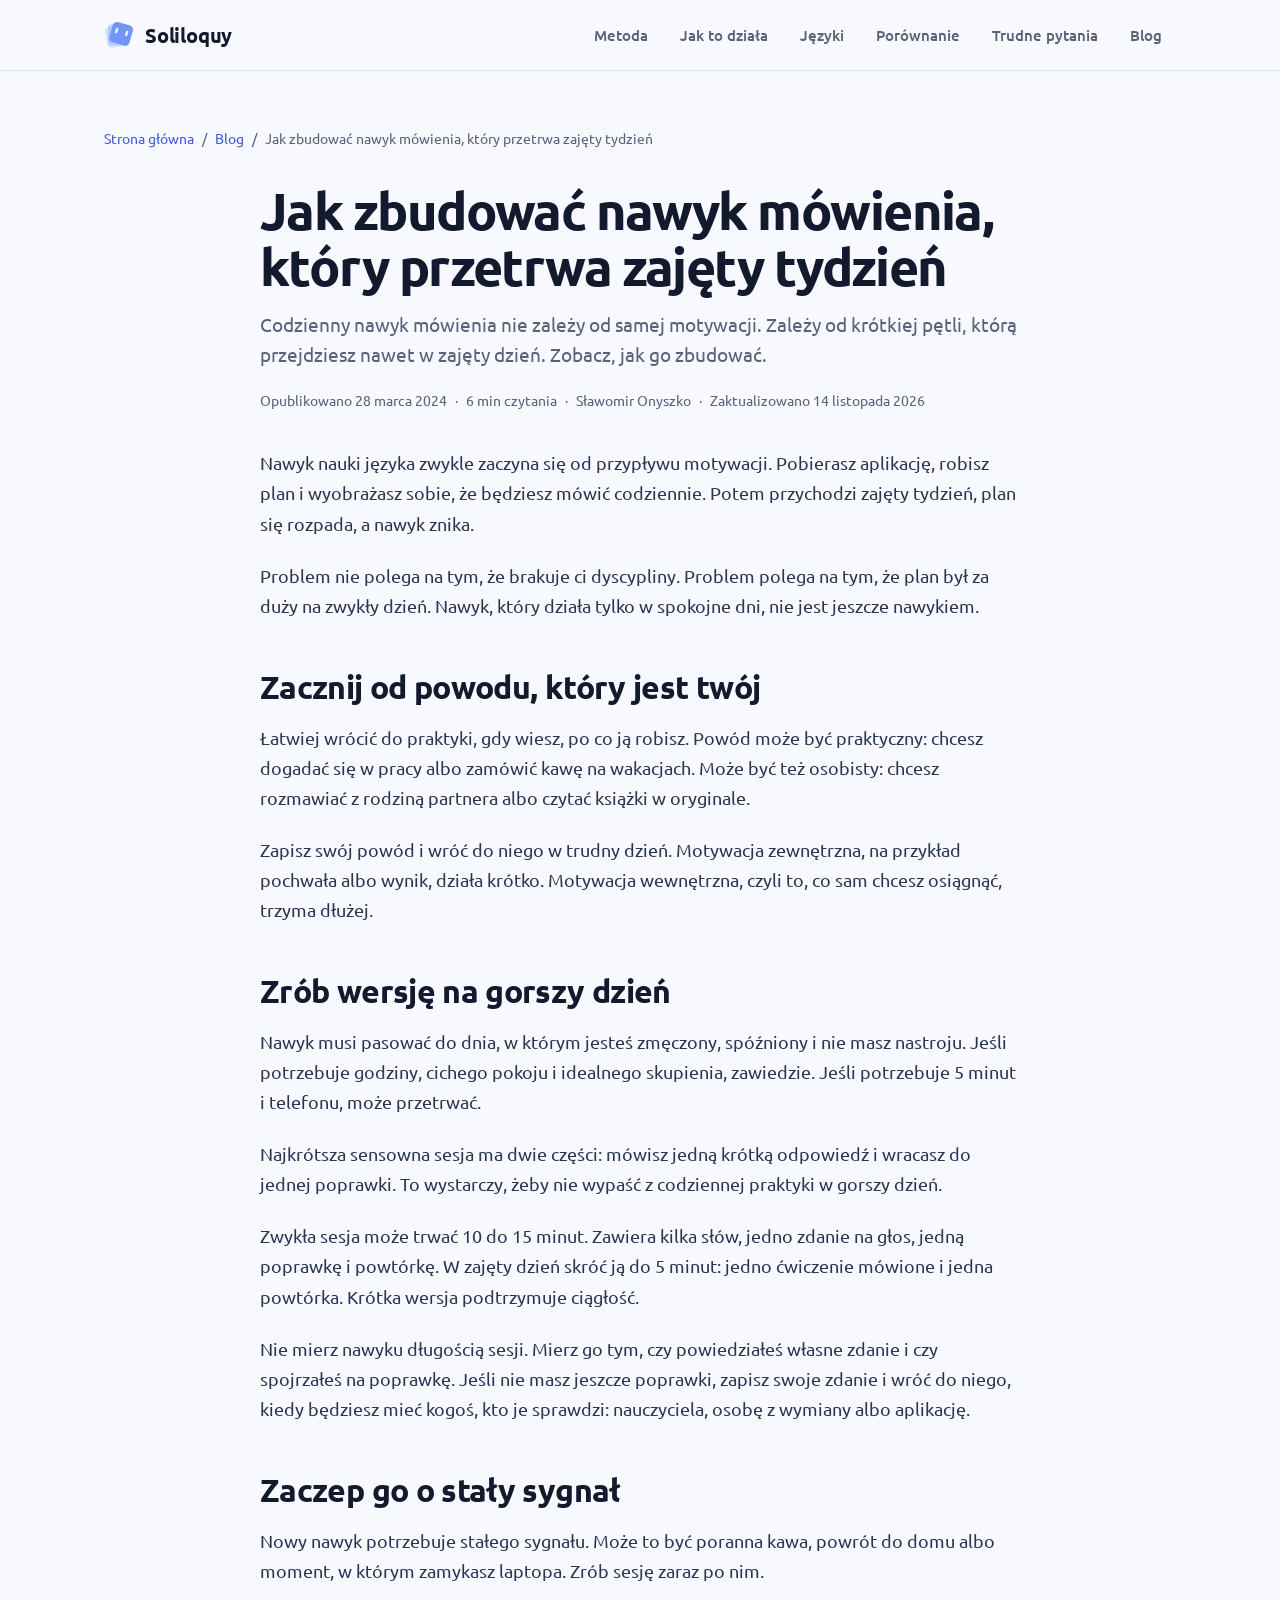
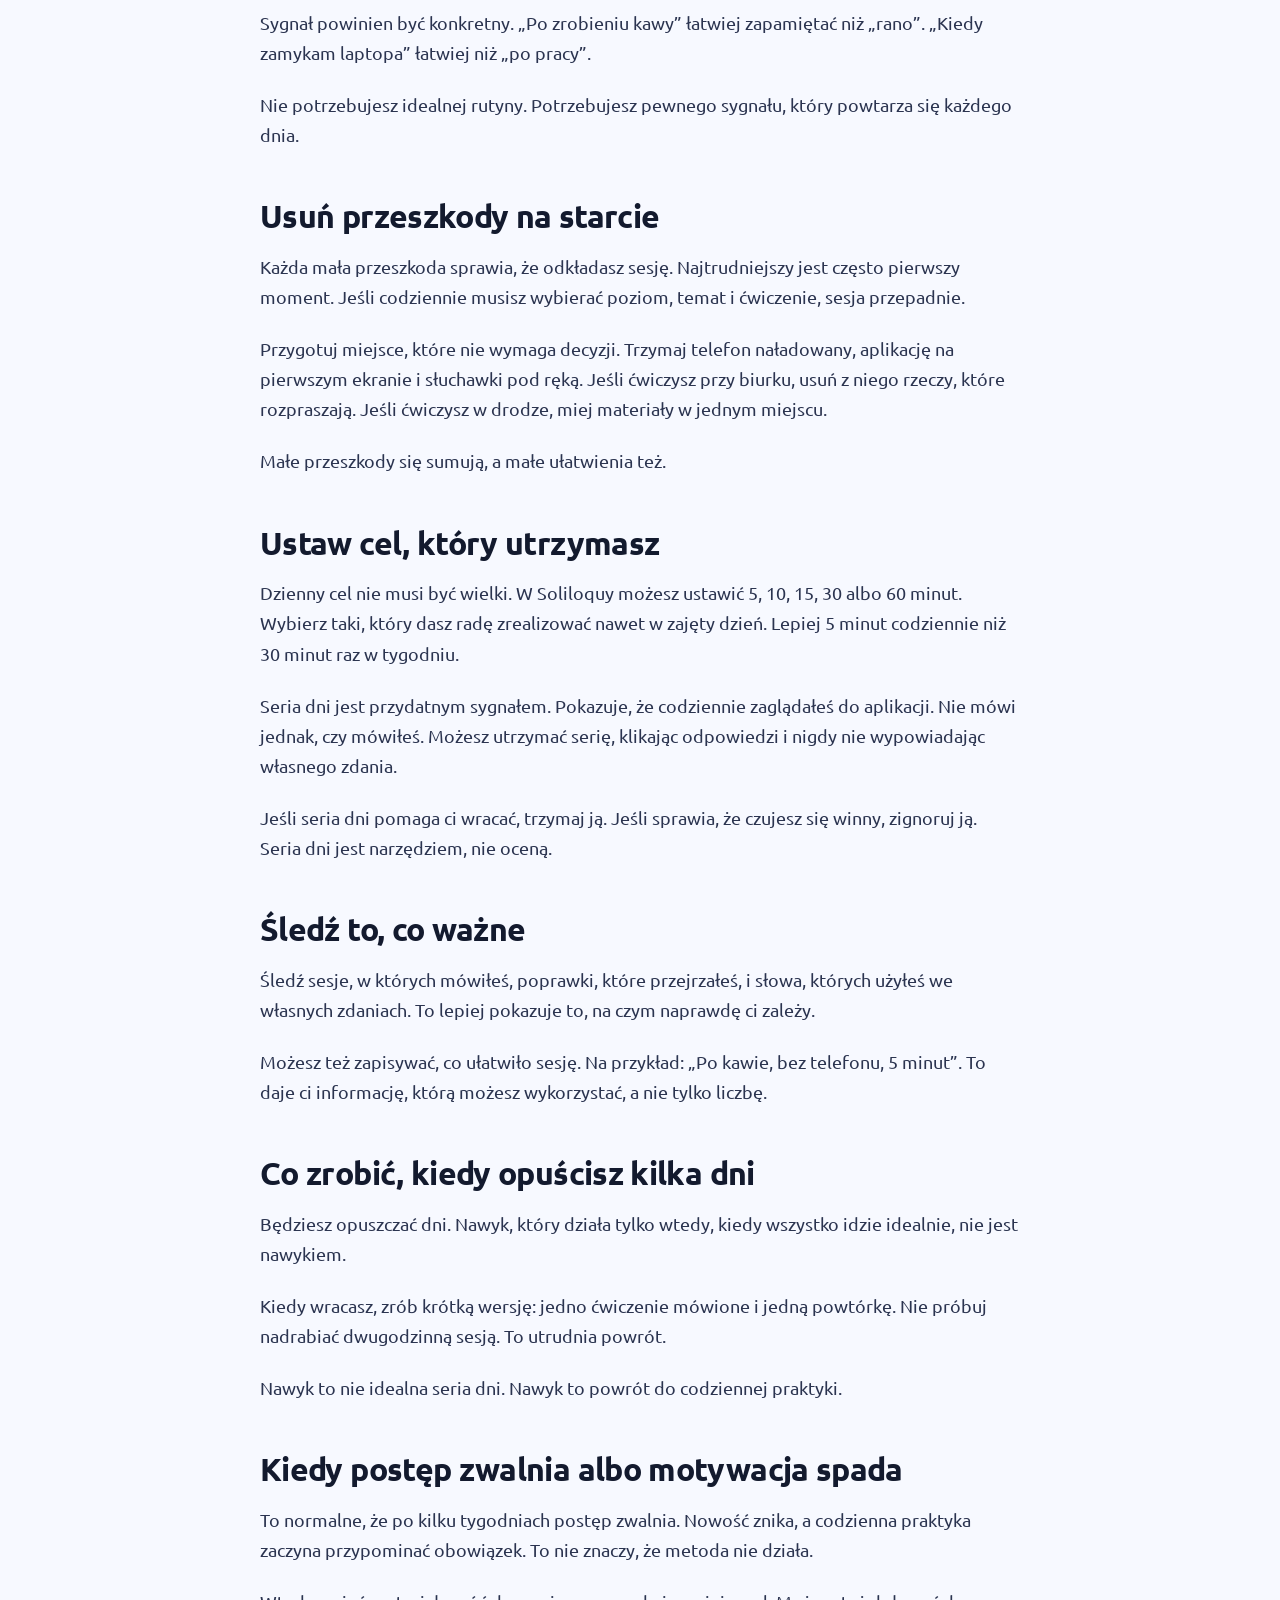
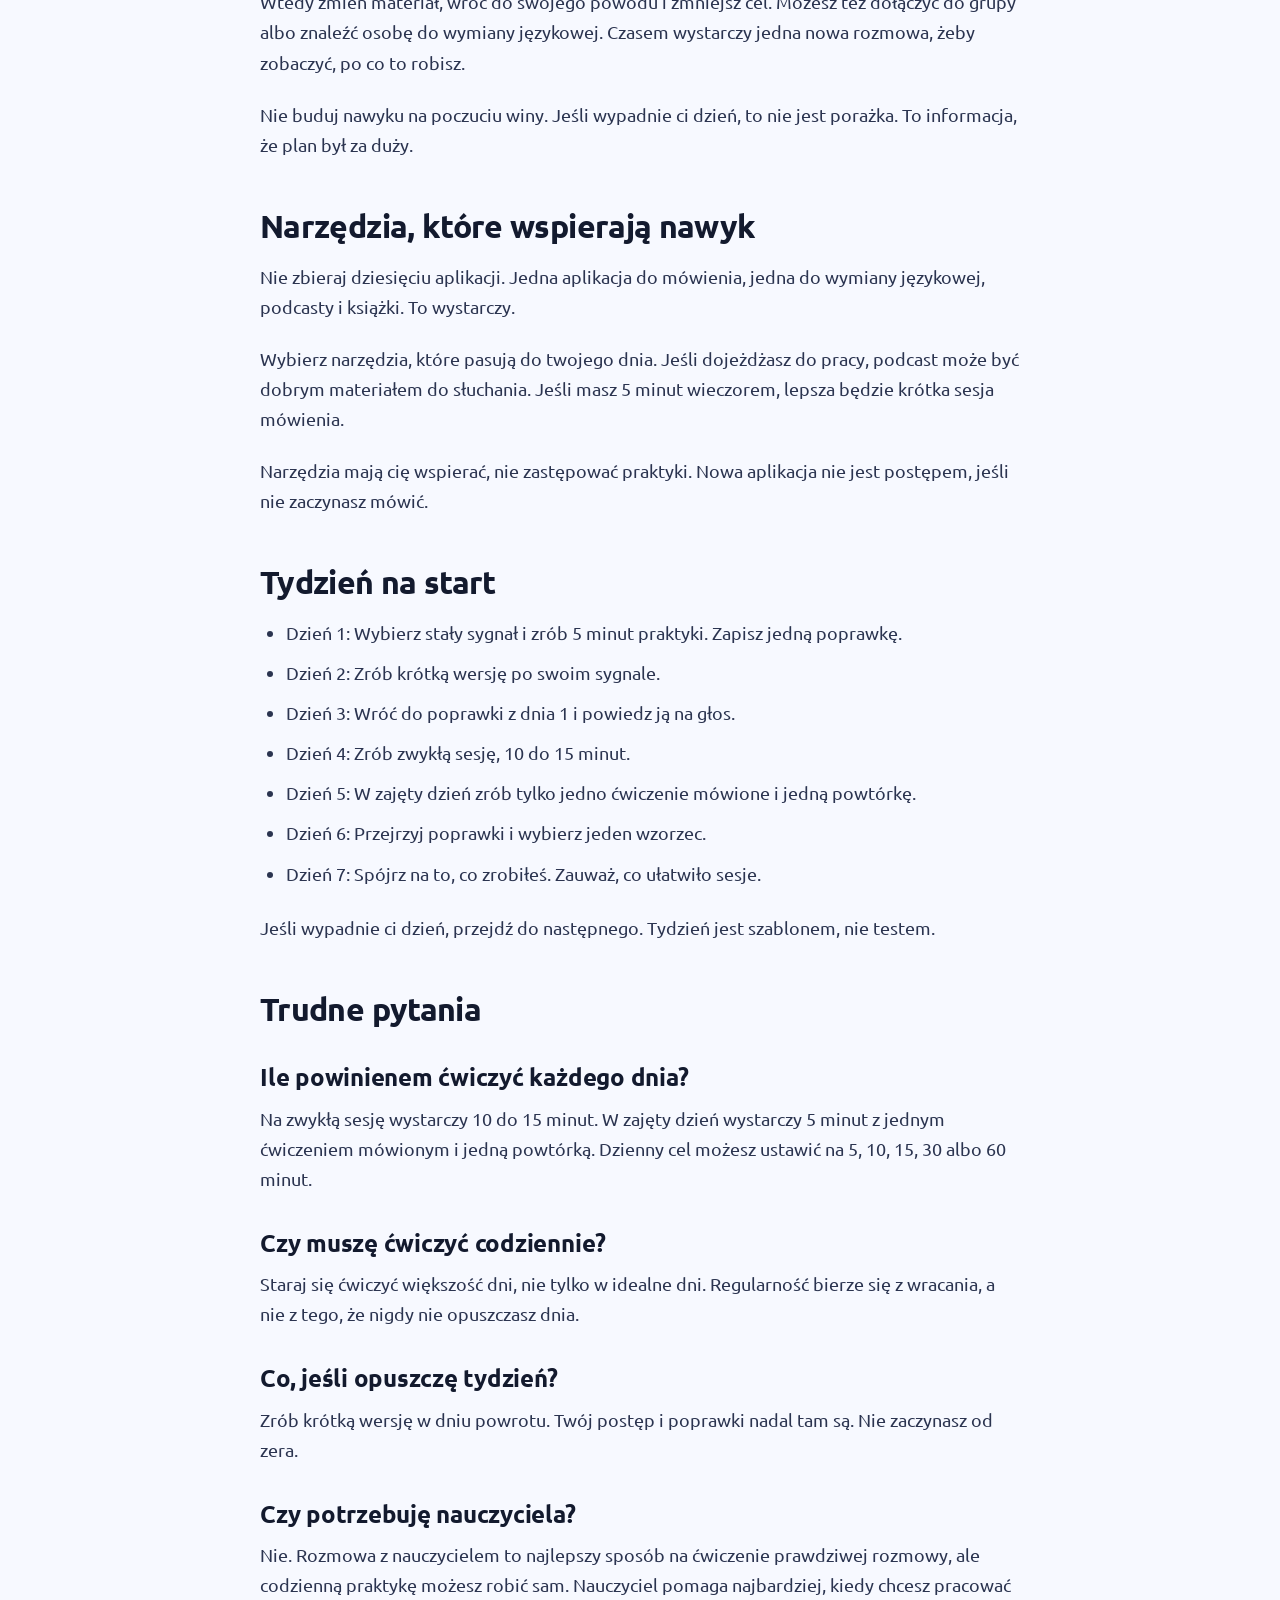
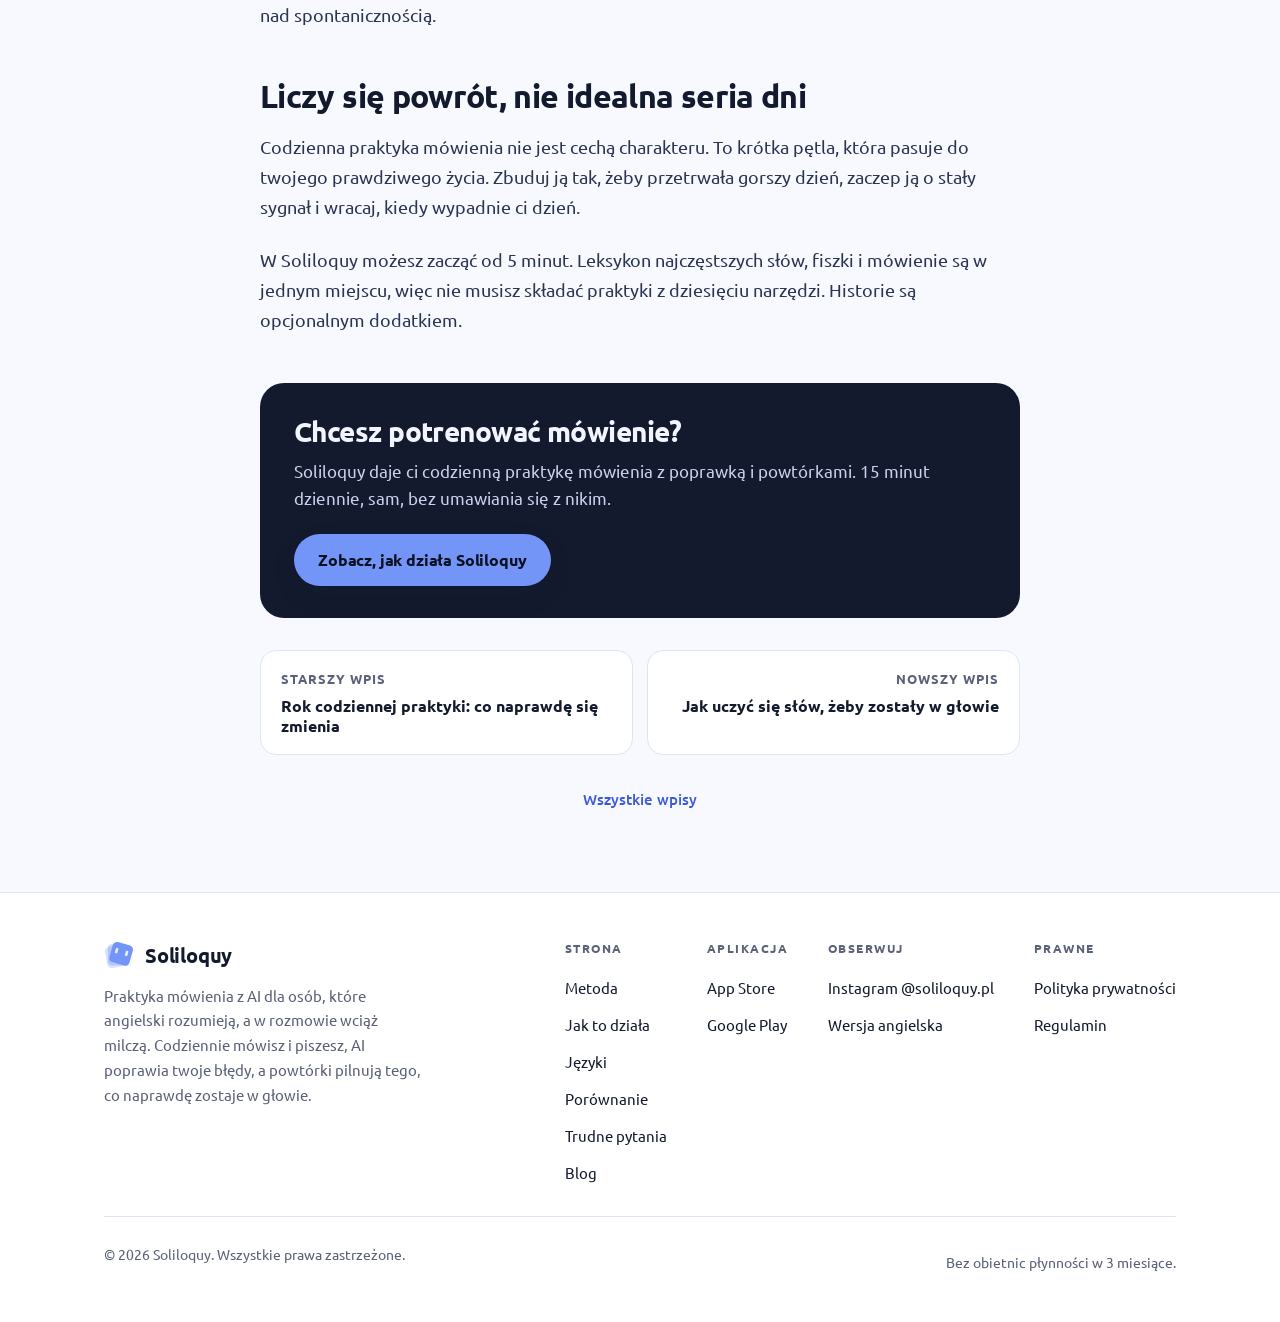
<file: blog/tworzenie-nawyku-uczenia-sie-jezykow/index.html>
<!-- GENERATED by src/build.py from src/content/copy.json. Edit the content, not this file. -->
<!DOCTYPE html>
<html lang="pl">
<head>
<meta charset="UTF-8">
<meta name="viewport" content="width=device-width, initial-scale=1.0">

<title>Jak zbudować nawyk mówienia, który przetrwa zajęty tydzień · Soliloquy</title>
<meta name="description" content="Codzienny nawyk mówienia nie zależy od samej motywacji. Zależy od krótkiej pętli, którą przejdziesz nawet w zajęty dzień. Zobacz, jak go zbudować.">
<meta name="author" content="Sławomir Onyszko">
<meta name="theme-color" content="#F7F9FF">

<meta property="og:type" content="article">
<meta property="og:site_name" content="Soliloquy">
<meta property="og:locale" content="pl_PL">

<meta property="og:url" content="https://soliloquy.pl/blog/tworzenie-nawyku-uczenia-sie-jezykow/">
<meta property="og:title" content="Jak zbudować nawyk mówienia, który przetrwa zajęty tydzień · Soliloquy">
<meta property="og:description" content="Codzienny nawyk mówienia nie zależy od samej motywacji. Zależy od krótkiej pętli, którą przejdziesz nawet w zajęty dzień. Zobacz, jak go zbudować.">
<meta property="og:image" content="https://soliloquy.pl/assets/img/og-card-pl.png">
<meta property="og:image:type" content="image/png">

<meta property="og:image:width" content="1200">

<meta property="og:image:height" content="630">

<meta property="og:image:alt" content="Karta Soliloquy: ekran aplikacji z poprawką mówienia po angielsku">

<meta property="article:published_time" content="2024-03-28T00:00:00Z">

<meta property="article:modified_time" content="2026-11-14T00:00:00Z">

<meta property="article:author" content="Sławomir Onyszko">


<meta name="twitter:card" content="summary_large_image">
<meta name="twitter:title" content="Jak zbudować nawyk mówienia, który przetrwa zajęty tydzień · Soliloquy">
<meta name="twitter:description" content="Codzienny nawyk mówienia nie zależy od samej motywacji. Zależy od krótkiej pętli, którą przejdziesz nawet w zajęty dzień. Zobacz, jak go zbudować.">
<meta name="twitter:image" content="https://soliloquy.pl/assets/img/og-card-pl.png">
<meta name="twitter:image:alt" content="Karta Soliloquy: ekran aplikacji z poprawką mówienia po angielsku">


<link rel="canonical" href="https://soliloquy.pl/blog/tworzenie-nawyku-uczenia-sie-jezykow/">
<link rel="alternate" type="application/atom+xml" title="Blog Soliloquy" href="../feed.xml">
<link rel="alternate" type="application/rss+xml" title="Blog Soliloquy" href="../index.xml">
<link rel="icon" href="../../assets/img/favicon.svg" type="image/svg+xml">

<link rel="preconnect" href="https://fonts.googleapis.com">
<link rel="preconnect" href="https://fonts.gstatic.com" crossorigin>
<link href="https://fonts.googleapis.com/css2?family=Ubuntu:wght@400;500;700&amp;display=swap" rel="stylesheet">
<link rel="stylesheet" href="../../assets/styles.css">

<script type="application/ld+json">{"@context":"https://schema.org","@graph":[{"@type":"BlogPosting","@id":"https://soliloquy.pl/blog/tworzenie-nawyku-uczenia-sie-jezykow/#article","mainEntityOfPage":{"@type":"WebPage","@id":"https://soliloquy.pl/blog/tworzenie-nawyku-uczenia-sie-jezykow/"},"headline":"Jak zbudować nawyk mówienia, który przetrwa zajęty tydzień","description":"Codzienny nawyk mówienia nie zależy od samej motywacji. Zależy od krótkiej pętli, którą przejdziesz nawet w zajęty dzień. Zobacz, jak go zbudować.","url":"https://soliloquy.pl/blog/tworzenie-nawyku-uczenia-sie-jezykow/","inLanguage":"pl","datePublished":"2024-03-28","dateModified":"2026-11-14","author":{"@type":"Person","name":"Sławomir Onyszko"},"publisher":{"@type":"Organization","@id":"https://soliloquy.pl/#organization","name":"Soliloquy","url":"https://soliloquy.pl/","logo":{"@type":"ImageObject","url":"https://soliloquy.pl/assets/img/soliloquy-logo.svg"}},"isPartOf":{"@type":"Blog","@id":"https://soliloquy.pl/blog/#blog","name":"Blog · Soliloquy","url":"https://soliloquy.pl/blog/"},"wordCount":1024,"image":"https://soliloquy.pl/assets/img/og-card-pl.png"},{"@type":"BreadcrumbList","itemListElement":[{"@type":"ListItem","position":1,"name":"Strona główna","item":"https://soliloquy.pl/"},{"@type":"ListItem","position":2,"name":"Blog","item":"https://soliloquy.pl/blog/"},{"@type":"ListItem","position":3,"name":"Jak zbudować nawyk mówienia, który przetrwa zajęty tydzień","item":"https://soliloquy.pl/blog/tworzenie-nawyku-uczenia-sie-jezykow/"}]}]}</script>


<!-- ============================================================
     ANALYTICS
     meta.analytics.ga4_stream_id in copy.json decides everything. Put a GA4
     stream id there and that locale measures page views, leave it an empty
     string and the page loads nothing and sends nothing. The two domains are
     separate properties, so each one is switched on by itself.
     ============================================================ -->

</head>

<body>
<a class="skip-link" href="#main">Przejdź do treści</a>

<nav class="nav" aria-label="Nawigacja główna">
  <div class="wrap nav-inner">
    <a class="brand" href="../../">
      <img src="../../assets/img/soliloquy-logo.svg" alt="">
      Soliloquy
    </a>
    <div class="nav-links">
      <a href="../../#method">Metoda</a>
      <a href="../../#how-it-works">Jak to działa</a>
      <a href="../../#languages">Języki</a>
      <a href="../../#compare">Porównanie</a>
      <a href="../../#faq">Trudne pytania</a>
      <a href="../" aria-current="page">Blog</a>
      </div>
  </div>
</nav>


<main id="main" class="blog-main">
  <div class="wrap">
    <nav class="crumbs" aria-label="Ścieżka nawigacji">
      <a href="../../">Strona główna</a>
      <span aria-hidden="true">/</span>
      <a href="../">Blog</a>
      <span aria-hidden="true">/</span>
      <span aria-current="page">Jak zbudować nawyk mówienia, który przetrwa zajęty tydzień</span>
    </nav>

    <article class="post">
      <header class="post-head">
        <h1>Jak zbudować nawyk mówienia, który przetrwa zajęty tydzień</h1>
        <p class="post-dek">Codzienny nawyk mówienia nie zależy od samej motywacji. Zależy od krótkiej pętli, którą przejdziesz nawet w zajęty dzień. Zobacz, jak go zbudować.</p>
        <div class="post-meta">
          <span>Opublikowano <time datetime="2024-03-28">28 marca 2024</time></span>
          <span aria-hidden="true">·</span>
          <span>6 min czytania</span>
          <span aria-hidden="true">·</span>
          <span>Sławomir Onyszko</span>
          <span aria-hidden="true">·</span><span>Zaktualizowano <time datetime="2026-11-14">14 listopada 2026</time></span>
          
        </div>
      </header>

      

      <div class="prose"><p>Nawyk nauki języka zwykle zaczyna się od przypływu motywacji. Pobierasz aplikację, robisz plan i wyobrażasz sobie, że będziesz mówić codziennie. Potem przychodzi zajęty tydzień, plan się rozpada, a nawyk znika.</p>
<p>Problem nie polega na tym, że brakuje ci dyscypliny. Problem polega na tym, że plan był za duży na zwykły dzień. Nawyk, który działa tylko w spokojne dni, nie jest jeszcze nawykiem.</p>
<h2>Zacznij od powodu, który jest twój</h2>
<p>Łatwiej wrócić do praktyki, gdy wiesz, po co ją robisz. Powód może być praktyczny: chcesz dogadać się w pracy albo zamówić kawę na wakacjach. Może być też osobisty: chcesz rozmawiać z rodziną partnera albo czytać książki w oryginale.</p>
<p>Zapisz swój powód i wróć do niego w trudny dzień. Motywacja zewnętrzna, na przykład pochwała albo wynik, działa krótko. Motywacja wewnętrzna, czyli to, co sam chcesz osiągnąć, trzyma dłużej.</p>
<h2>Zrób wersję na gorszy dzień</h2>
<p>Nawyk musi pasować do dnia, w którym jesteś zmęczony, spóźniony i nie masz nastroju. Jeśli potrzebuje godziny, cichego pokoju i idealnego skupienia, zawiedzie. Jeśli potrzebuje 5 minut i telefonu, może przetrwać.</p>
<p>Najkrótsza sensowna sesja ma dwie części: mówisz jedną krótką odpowiedź i wracasz do jednej poprawki. To wystarczy, żeby nie wypaść z codziennej praktyki w gorszy dzień.</p>
<p>Zwykła sesja może trwać 10 do 15 minut. Zawiera kilka słów, jedno zdanie na głos, jedną poprawkę i powtórkę. W zajęty dzień skróć ją do 5 minut: jedno ćwiczenie mówione i jedna powtórka. Krótka wersja podtrzymuje ciągłość.</p>
<p>Nie mierz nawyku długością sesji. Mierz go tym, czy powiedziałeś własne zdanie i czy spojrzałeś na poprawkę. Jeśli nie masz jeszcze poprawki, zapisz swoje zdanie i wróć do niego, kiedy będziesz mieć kogoś, kto je sprawdzi: nauczyciela, osobę z wymiany albo aplikację.</p>
<h2>Zaczep go o stały sygnał</h2>
<p>Nowy nawyk potrzebuje stałego sygnału. Może to być poranna kawa, powrót do domu albo moment, w którym zamykasz laptopa. Zrób sesję zaraz po nim.</p>
<p>Sygnał powinien być konkretny. „Po zrobieniu kawy” łatwiej zapamiętać niż „rano”. „Kiedy zamykam laptopa” łatwiej niż „po pracy”.</p>
<p>Nie potrzebujesz idealnej rutyny. Potrzebujesz pewnego sygnału, który powtarza się każdego dnia.</p>
<h2>Usuń przeszkody na starcie</h2>
<p>Każda mała przeszkoda sprawia, że odkładasz sesję. Najtrudniejszy jest często pierwszy moment. Jeśli codziennie musisz wybierać poziom, temat i ćwiczenie, sesja przepadnie.</p>
<p>Przygotuj miejsce, które nie wymaga decyzji. Trzymaj telefon naładowany, aplikację na pierwszym ekranie i słuchawki pod ręką. Jeśli ćwiczysz przy biurku, usuń z niego rzeczy, które rozpraszają. Jeśli ćwiczysz w drodze, miej materiały w jednym miejscu.</p>
<p>Małe przeszkody się sumują, a małe ułatwienia też.</p>
<h2>Ustaw cel, który utrzymasz</h2>
<p>Dzienny cel nie musi być wielki. W Soliloquy możesz ustawić 5, 10, 15, 30 albo 60 minut. Wybierz taki, który dasz radę zrealizować nawet w zajęty dzień. Lepiej 5 minut codziennie niż 30 minut raz w tygodniu.</p>
<p>Seria dni jest przydatnym sygnałem. Pokazuje, że codziennie zaglądałeś do aplikacji. Nie mówi jednak, czy mówiłeś. Możesz utrzymać serię, klikając odpowiedzi i nigdy nie wypowiadając własnego zdania.</p>
<p>Jeśli seria dni pomaga ci wracać, trzymaj ją. Jeśli sprawia, że czujesz się winny, zignoruj ją. Seria dni jest narzędziem, nie oceną.</p>
<h2>Śledź to, co ważne</h2>
<p>Śledź sesje, w których mówiłeś, poprawki, które przejrzałeś, i słowa, których użyłeś we własnych zdaniach. To lepiej pokazuje to, na czym naprawdę ci zależy.</p>
<p>Możesz też zapisywać, co ułatwiło sesję. Na przykład: „Po kawie, bez telefonu, 5 minut”. To daje ci informację, którą możesz wykorzystać, a nie tylko liczbę.</p>
<h2>Co zrobić, kiedy opuścisz kilka dni</h2>
<p>Będziesz opuszczać dni. Nawyk, który działa tylko wtedy, kiedy wszystko idzie idealnie, nie jest nawykiem.</p>
<p>Kiedy wracasz, zrób krótką wersję: jedno ćwiczenie mówione i jedną powtórkę. Nie próbuj nadrabiać dwugodzinną sesją. To utrudnia powrót.</p>
<p>Nawyk to nie idealna seria dni. Nawyk to powrót do codziennej praktyki.</p>
<h2>Kiedy postęp zwalnia albo motywacja spada</h2>
<p>To normalne, że po kilku tygodniach postęp zwalnia. Nowość znika, a codzienna praktyka zaczyna przypominać obowiązek. To nie znaczy, że metoda nie działa.</p>
<p>Wtedy zmień materiał, wróć do swojego powodu i zmniejsz cel. Możesz też dołączyć do grupy albo znaleźć osobę do wymiany językowej. Czasem wystarczy jedna nowa rozmowa, żeby zobaczyć, po co to robisz.</p>
<p>Nie buduj nawyku na poczuciu winy. Jeśli wypadnie ci dzień, to nie jest porażka. To informacja, że plan był za duży.</p>
<h2>Narzędzia, które wspierają nawyk</h2>
<p>Nie zbieraj dziesięciu aplikacji. Jedna aplikacja do mówienia, jedna do wymiany językowej, podcasty i książki. To wystarczy.</p>
<p>Wybierz narzędzia, które pasują do twojego dnia. Jeśli dojeżdżasz do pracy, podcast może być dobrym materiałem do słuchania. Jeśli masz 5 minut wieczorem, lepsza będzie krótka sesja mówienia.</p>
<p>Narzędzia mają cię wspierać, nie zastępować praktyki. Nowa aplikacja nie jest postępem, jeśli nie zaczynasz mówić.</p>
<h2>Tydzień na start</h2>
<ul>
<li>Dzień 1: Wybierz stały sygnał i zrób 5 minut praktyki. Zapisz jedną poprawkę.</li>
<li>Dzień 2: Zrób krótką wersję po swoim sygnale.</li>
<li>Dzień 3: Wróć do poprawki z dnia 1 i powiedz ją na głos.</li>
<li>Dzień 4: Zrób zwykłą sesję, 10 do 15 minut.</li>
<li>Dzień 5: W zajęty dzień zrób tylko jedno ćwiczenie mówione i jedną powtórkę.</li>
<li>Dzień 6: Przejrzyj poprawki i wybierz jeden wzorzec.</li>
<li>Dzień 7: Spójrz na to, co zrobiłeś. Zauważ, co ułatwiło sesje.</li>
</ul>
<p>Jeśli wypadnie ci dzień, przejdź do następnego. Tydzień jest szablonem, nie testem.</p>
<h2>Trudne pytania</h2>
<h3>Ile powinienem ćwiczyć każdego dnia?</h3>
<p>Na zwykłą sesję wystarczy 10 do 15 minut. W zajęty dzień wystarczy 5 minut z jednym ćwiczeniem mówionym i jedną powtórką. Dzienny cel możesz ustawić na 5, 10, 15, 30 albo 60 minut.</p>
<h3>Czy muszę ćwiczyć codziennie?</h3>
<p>Staraj się ćwiczyć większość dni, nie tylko w idealne dni. Regularność bierze się z wracania, a nie z tego, że nigdy nie opuszczasz dnia.</p>
<h3>Co, jeśli opuszczę tydzień?</h3>
<p>Zrób krótką wersję w dniu powrotu. Twój postęp i poprawki nadal tam są. Nie zaczynasz od zera.</p>
<h3>Czy potrzebuję nauczyciela?</h3>
<p>Nie. Rozmowa z nauczycielem to najlepszy sposób na ćwiczenie prawdziwej rozmowy, ale codzienną praktykę możesz robić sam. Nauczyciel pomaga najbardziej, kiedy chcesz pracować nad spontanicznością.</p>
<h2>Liczy się powrót, nie idealna seria dni</h2>
<p>Codzienna praktyka mówienia nie jest cechą charakteru. To krótka pętla, która pasuje do twojego prawdziwego życia. Zbuduj ją tak, żeby przetrwała gorszy dzień, zaczep ją o stały sygnał i wracaj, kiedy wypadnie ci dzień.</p>
<p>W Soliloquy możesz zacząć od 5 minut. Leksykon najczęstszych słów, fiszki i mówienie są w jednym miejscu, więc nie musisz składać praktyki z dziesięciu narzędzi. Historie są opcjonalnym dodatkiem.</p></div>

      <aside class="post-cta">
        <h2>Chcesz potrenować mówienie?</h2>
        <p>Soliloquy daje ci codzienną praktykę mówienia z poprawką i powtórkami. 15 minut dziennie, sam, bez umawiania się z nikim.</p>
        <a class="btn btn-primary" href="../../#download">Zobacz, jak działa Soliloquy</a>
      </aside>

      <footer class="post-footer">
        <nav class="post-pager" aria-label="Inne wpisy">
          <a class="pager-link pager-prev" href="../nauka-jezyka-obcego-w-rok/">
            <span>Starszy wpis</span>
            <strong>Rok codziennej praktyki: co naprawdę się zmienia</strong>
          </a>
          <a class="pager-link pager-next" href="../jak-uczyc-sie-slow-szybciej/">
            <span>Nowszy wpis</span>
            <strong>Jak uczyć się słów, żeby zostały w głowie</strong>
          </a>
        </nav>

        <p class="post-back"><a href="../">Wszystkie wpisy</a></p>
      </footer>
    </article>
  </div>
</main>

<footer class="site">
  <div class="wrap">
    <div class="foot-top">
      <div class="foot-brand">
        <a class="brand" href="../../">
          <img src="../../assets/img/soliloquy-logo.svg" alt="">
          Soliloquy
        </a>
        <p>Praktyka mówienia z AI dla osób, które angielski rozumieją, a w rozmowie wciąż milczą. Codziennie mówisz i piszesz, AI poprawia twoje błędy, a powtórki pilnują tego, co naprawdę zostaje w głowie.</p>
      </div>

      <div class="foot-cols">
        <div class="foot-col">
          <h4>Strona</h4>
          <ul>
            <li><a href="../../#method" rel="noopener">Metoda</a></li>
            <li><a href="../../#how-it-works" rel="noopener">Jak to działa</a></li>
            <li><a href="../../#languages" rel="noopener">Języki</a></li>
            <li><a href="../../#compare" rel="noopener">Porównanie</a></li>
            <li><a href="../../#faq" rel="noopener">Trudne pytania</a></li>
            <li><a href="../" rel="noopener">Blog</a></li>
            </ul>
        </div>
        <div class="foot-col">
          <h4>Aplikacja</h4>
          <ul>
            <li><a href="https://apps.apple.com/us/app/soliloquy-speaking-practice/id1627990691" rel="noopener">App Store</a></li>
            <li><a href="https://play.google.com/store/apps/details?id=fun.soliloquy.app" rel="noopener">Google Play</a></li>
            </ul>
        </div>
        <div class="foot-col">
          <h4>Obserwuj</h4>
          <ul>
            <li><a href="https://www.instagram.com/soliloquy.pl/" rel="noopener">Instagram @soliloquy.pl</a></li>
            <li><a href="https://soliloquy.fun/" rel="noopener">Wersja angielska</a></li>
            </ul>
        </div>
        <div class="foot-col">
          <h4>Prawne</h4>
          <ul>
            <li><a href="https://soliloquy.fun/terms/pl/#privacy-policy" rel="noopener">Polityka prywatności</a></li>
            <li><a href="https://soliloquy.fun/terms/pl/#terms-and-conditions" rel="noopener">Regulamin</a></li>
            </ul>
        </div>
        </div>
    </div>

    <div class="foot-bottom">
      <p>© <span id="year">2026</span> Soliloquy. Wszystkie prawa zastrzeżone.</p>
      <p>Bez obietnic płynności w 3 miesiące.</p>
    </div>
  </div>
</footer>
<script>document.getElementById('year').textContent = new Date().getFullYear();</script>

</body>
</html>
</file>
<file: assets/styles.css>
/* ============================================================
   Soliloquy, landing page soliloquy.pl
   Tokens from soliloquy-marketing/soliloquy-pl/brand.json
   Type: Ubuntu 400 / 500 / 700 only. Never weight 300.
   Contrast: body text >= 4.5:1. Muted #97A0BC is decoration on
   light and small text on dark only, never text on light.
   ============================================================ */

:root {
  --bg: #F7F9FF;
  --surface: #FFFFFF;
  --surface-2: #EEF2FC;
  --line: #DDE4F5;
  --ink: #131A2E;
  --ink-soft: #2B3450;
  --muted-ink: #5A6178;   /* small text on light, 5.9:1 */
  --dark: #131A2E;
  --dark-ink: #F2F5FF;
  --dark-soft: #C9D2EC;
  --accent: #7295F7;       /* fills and text on dark, never body text on light */
  --accent-display: #5B7BE8; /* accent text at display sizes on light */
  --accent-ink: #3D5BD9;    /* accent text at body sizes on light, 5.4:1 */
  --muted: #97A0BC;         /* decoration on light, small text on dark */
  --accent-wash: #E7EDFE;
  --radius: 16px;
  --radius-lg: 24px;
  --r-pill: 999px;
  --shadow-card: 0 1px 2px rgba(19, 26, 46, .05), 0 10px 30px rgba(19, 26, 46, .06);
  --shadow-pop: 0 4px 12px rgba(19, 26, 46, .08), 0 24px 60px rgba(19, 26, 46, .14);
  --shadow-phone: 0 30px 70px rgba(19, 26, 46, .22);
  --maxw: 1120px;
}

* { box-sizing: border-box; }

html { scroll-behavior: smooth; scroll-padding-top: 88px; }

body {
  margin: 0;
  padding: 0;
  font-family: 'Ubuntu', system-ui, -apple-system, 'Segoe UI', sans-serif;
  font-weight: 400;
  font-size: 17px;
  line-height: 1.65;
  background: var(--bg);
  color: var(--ink);
  -webkit-font-smoothing: antialiased;
  text-rendering: optimizeLegibility;
}

a { color: inherit; text-decoration: none; }
img, svg, video { max-width: 100%; display: block; }
strong { font-weight: 700; }

:focus-visible {
  outline: 3px solid var(--accent-ink);
  outline-offset: 3px;
  border-radius: 6px;
}

.wrap { max-width: var(--maxw); margin: 0 auto; padding: 0 24px; }

.skip-link {
  position: absolute; left: -9999px; top: 0;
  background: var(--dark); color: var(--dark-ink);
  padding: 12px 20px; border-radius: 0 0 var(--radius) 0; font-weight: 700; z-index: 100;
}
.skip-link:focus { left: 0; }

/* ---------------- Nav ---------------- */

.nav {
  position: sticky; top: 0; z-index: 50;
  background: rgba(247, 249, 255, .88);
  backdrop-filter: blur(14px);
  -webkit-backdrop-filter: blur(14px);
  border-bottom: 1px solid var(--line);
}
.nav-inner {
  display: flex; align-items: center; justify-content: space-between;
  gap: 20px; height: 70px;
}
.brand { display: flex; align-items: center; gap: 11px; font-weight: 700; font-size: 20px; letter-spacing: -.01em; }
.brand img { width: 30px; height: 30px; }
.nav-links { display: flex; align-items: center; gap: 4px; }
.nav-links a {
  padding: 9px 14px; border-radius: var(--r-pill);
  font-size: 15px; font-weight: 500; color: var(--muted-ink);
  transition: background-color .15s, color .15s;
}
.nav-links a:hover { color: var(--accent-ink); background: var(--accent-wash); }

/* ---------------- Buttons ---------------- */

.btn {
  display: inline-flex; align-items: center; justify-content: center; gap: 9px;
  padding: 13px 24px; border-radius: var(--r-pill);
  font-size: 16px; font-weight: 700; letter-spacing: -.01em;
  transition: transform .15s, box-shadow .15s, background-color .15s, color .15s;
}
.btn-primary { background: var(--dark); color: var(--dark-ink); box-shadow: var(--shadow-card); }
.btn-primary:hover { background: #0B1120; transform: translateY(-2px); box-shadow: var(--shadow-pop); }
.btn-ghost { border: 1px solid var(--line); background: var(--surface); color: var(--ink); }
.btn-ghost:hover { border-color: var(--accent); color: var(--accent-ink); transform: translateY(-2px); }
.btn-on-dark { background: var(--accent); color: #0B1120; }
.btn-on-dark:hover { background: #8AA8FA; transform: translateY(-2px); }

.store-row { display: flex; flex-wrap: wrap; align-items: center; gap: 14px; }
/* The badge art is a 135x40 SVG that already draws its own rounded corners
   (radius 4.726 on a 40 unit tall canvas) and its own grey hairline. The clip
   has to match that radius, otherwise it cuts the corners off the artwork and
   the hairline breaks at every corner. 4.726 / 40 * 54 = 6.4px. */
.store-badge {
  display: inline-flex; align-items: center;
  border-radius: 6px; overflow: hidden;
  box-shadow: 0 6px 18px rgba(19, 26, 46, .16);
  transition: transform .15s, box-shadow .15s;
}
.store-badge img { height: 54px; width: auto; display: block; }
.store-badge:hover { transform: translateY(-2px); box-shadow: 0 12px 28px rgba(19, 26, 46, .22); }

/* ---------------- Hero ---------------- */

.hero { position: relative; overflow: hidden; padding: 92px 0 96px; }
.glow { position: absolute; border-radius: var(--r-pill); filter: blur(90px); pointer-events: none; }
.glow.g1 { width: 540px; height: 540px; background: #D8E2FD; top: -200px; right: -140px; opacity: .8; }
.glow.g2 { width: 460px; height: 460px; background: #E4EAFD; bottom: -220px; left: -160px; opacity: .7; }

.hero-grid {
  position: relative;
  display: grid; grid-template-columns: 1.02fr .98fr;
  gap: 60px; align-items: center;
}

.eyebrow {
  display: inline-flex; align-items: center; gap: 9px;
  font-size: 14px; font-weight: 700; color: var(--accent-ink);
  background: var(--accent-wash);
  padding: 8px 16px; border-radius: var(--r-pill);
  margin-bottom: 22px;
}
.eyebrow .pulse {
  width: 8px; height: 8px; border-radius: var(--r-pill);
  background: var(--accent); flex: 0 0 8px;
}

.hero h1 {
  font-size: clamp(36px, 5.2vw, 58px);
  line-height: 1.06; font-weight: 700; letter-spacing: -.025em;
  margin: 0 0 20px; max-width: 15ch;
}
.hero h1 .accent { color: var(--accent-display); }
.hero .lead {
  font-size: clamp(17px, 1.5vw, 19px);
  color: var(--muted-ink); max-width: 540px; margin: 0 0 32px;
}
.hero .store-row { margin-bottom: 26px; }

.trust-row { display: flex; flex-wrap: wrap; gap: 10px 20px; font-size: 14.5px; color: var(--muted-ink); font-weight: 500; }
.trust-row span { display: inline-flex; align-items: center; gap: 8px; }
.trust-row svg { width: 17px; height: 17px; color: var(--accent); flex: 0 0 17px; }

/* ---------------- Phone + screenshot frames ---------------- */

.phone-stage { position: relative; display: flex; justify-content: center; }
.phone {
  width: 300px; height: 616px;
  background: var(--dark); border-radius: 44px; padding: 11px;
  box-shadow: var(--shadow-phone);
  position: relative;
}
.phone .screen {
  width: 100%; height: 100%; border-radius: 34px; overflow: hidden;
  background: var(--surface); position: relative;
}
.shot { position: absolute; inset: 0; margin: 0; }
.shot img { width: 100%; height: 100%; object-fit: cover; object-position: top center; }
.shot__ph {
  position: absolute; inset: 0;
  display: none;
  flex-direction: column; align-items: center; justify-content: center; gap: 10px;
  padding: 26px; text-align: center;
  background:
    repeating-linear-gradient(135deg, var(--surface-2) 0 12px, #E6ECFA 12px 24px);
  color: var(--muted-ink);
}
.shot__ph .ph-tag {
  font-size: 11px; font-weight: 700; letter-spacing: .12em; text-transform: uppercase;
  color: var(--accent-ink); background: var(--accent-wash);
  padding: 5px 11px; border-radius: var(--r-pill);
}
.shot__ph .ph-name { font-size: 15px; font-weight: 700; color: var(--ink); }
.shot__ph .ph-file { font-size: 12.5px; font-family: ui-monospace, SFMono-Regular, Menlo, monospace; color: var(--muted-ink); }
.shot.is-missing img { display: none; }
.shot.is-missing .shot__ph { display: flex; }
.shot__frame { position: absolute; inset: 0; opacity: 0; transition: opacity .5s ease; }
.shot__frame.is-on { opacity: 1; }
.shot.has-frames .shot__ph { display: none; }

/* floating correction card */
.correction-card {
  position: absolute; right: -50px; bottom: -10px; z-index: 4;
  width: 264px; background: var(--surface);
  border: 1px solid var(--line); border-radius: var(--radius);
  box-shadow: var(--shadow-pop); padding: 18px 20px;
}
.correction-card .cc-head {
  display: flex; align-items: center; justify-content: space-between; gap: 10px;
  margin-bottom: 12px;
}
.correction-card .cc-title {
  font-size: 11px; font-weight: 700; letter-spacing: .11em; text-transform: uppercase;
  color: var(--accent-ink);
}
.correction-card .cc-score {
  font-size: 12px; font-weight: 700; color: var(--muted-ink);
  background: var(--surface-2); border-radius: var(--r-pill); padding: 4px 10px;
}
.cc-line { font-size: 14.5px; line-height: 1.5; }
.cc-line + .cc-line { margin-top: 9px; }
.cc-said { color: var(--muted-ink); }
.cc-said s { text-decoration-color: var(--accent); text-decoration-thickness: 2px; }
.cc-fixed { color: var(--ink); font-weight: 500; }
.cc-why {
  margin-top: 12px; padding-top: 12px; border-top: 1px dashed var(--line);
  font-size: 13.5px; line-height: 1.5; color: var(--muted-ink);
}
.cc-note {
  margin-top: 12px; padding-top: 10px; border-top: 1px solid var(--line);
  font-size: 11.5px; line-height: 1.4; color: var(--muted-ink);
}

/* ---------------- Sections ---------------- */

section { padding: 88px 0; }
.section-alt { background: var(--surface); border-top: 1px solid var(--line); border-bottom: 1px solid var(--line); }
.section-tint { background: var(--surface-2); }

.sec-head { max-width: 720px; margin: 0 auto 54px; text-align: center; }
.sec-head.left { margin-left: 0; text-align: left; }
.kicker {
  font-size: 13px; font-weight: 700; letter-spacing: .14em; text-transform: uppercase;
  color: var(--accent-ink); margin-bottom: 14px;
}
.sec-head h2 {
  font-size: clamp(27px, 3.4vw, 40px); line-height: 1.13; font-weight: 700;
  letter-spacing: -.02em; margin: 0 0 16px;
}
.sec-head .lead { font-size: 17.5px; color: var(--muted-ink); margin: 0; }

h3 { font-size: 20px; font-weight: 700; letter-spacing: -.01em; margin: 0 0 8px; }
p { margin: 0 0 16px; }
p:last-child { margin-bottom: 0; }

/* ---------------- Recognition vs production ---------------- */

.split-grid { display: grid; grid-template-columns: 1fr 1fr; gap: 20px; margin-top: 36px; }
.split-card {
  background: var(--surface); border: 1px solid var(--line);
  border-radius: var(--radius-lg); padding: 30px 28px;
}
.split-card.is-key { border-color: #C3D2FA; box-shadow: var(--shadow-card); }
.split-card .tag {
  display: inline-block; font-size: 12px; font-weight: 700; letter-spacing: .1em;
  text-transform: uppercase; color: var(--muted-ink);
  background: var(--surface-2); border-radius: var(--r-pill); padding: 5px 12px; margin-bottom: 14px;
}
.split-card.is-key .tag { color: var(--accent-ink); background: var(--accent-wash); }
.split-card p { font-size: 16.5px; color: var(--muted-ink); margin: 0; }

.punchline {
  margin-top: 34px; padding: 24px 28px;
  background: var(--accent-wash); border-radius: var(--radius);
  font-size: 18px; line-height: 1.6; color: var(--ink); font-weight: 500;
}
.punchline strong { color: var(--accent-ink); }

/* ---------------- Quotes ---------------- */

.quote-grid { display: grid; grid-template-columns: repeat(3, 1fr); gap: 20px; }
.quote-card {
  /* a <figure> brings a default 1em 40px margin, which would pull every quote
     40px in from the column at every width. It is a card, it fills the column. */
  margin: 0;
  background: var(--surface); border: 1px solid var(--line);
  border-radius: var(--radius-lg); padding: 28px;
  display: flex; flex-direction: column; gap: 16px;
}
.quote-card blockquote {
  margin: 0; font-size: 18px; line-height: 1.55; color: var(--ink); font-weight: 500;
  letter-spacing: -.01em;
}
.quote-card blockquote::before { content: '\201E'; color: var(--accent); font-weight: 700; }
.quote-card blockquote::after { content: '\201D'; color: var(--accent); font-weight: 700; }
.quote-card figcaption {
  margin-top: auto; font-size: 13.5px; color: var(--muted-ink);
  padding-top: 14px; border-top: 1px solid var(--line);
}

/* ---------------- Method cards ---------------- */

.method-grid { display: grid; grid-template-columns: repeat(3, 1fr); gap: 20px; }
.method-card {
  background: var(--surface); border: 1px solid var(--line);
  border-radius: var(--radius-lg); padding: 30px 28px;
  transition: transform .18s, box-shadow .18s, border-color .18s;
}
.method-card:hover { transform: translateY(-3px); box-shadow: var(--shadow-card); border-color: #C3D2FA; }
.method-num {
  width: 40px; height: 40px; border-radius: 12px;
  background: var(--accent); color: #0B1120;
  display: grid; place-items: center;
  font-size: 17px; font-weight: 700; margin-bottom: 18px;
}
.method-card p { font-size: 16.5px; color: var(--muted-ink); margin: 0; }

/* ---------------- Product tour ---------------- */

.tour-row {
  display: grid; grid-template-columns: 1fr 1fr; gap: 56px;
  align-items: center; margin-bottom: 76px;
}
.tour-row:last-child { margin-bottom: 0; }
.tour-row.flip .tour-text { order: 2; }
.tour-text .tour-tag {
  display: inline-block; font-size: 12px; font-weight: 700; letter-spacing: .12em;
  text-transform: uppercase; color: var(--accent-ink);
  background: var(--accent-wash); border-radius: var(--r-pill);
  padding: 6px 13px; margin-bottom: 16px;
}
.tour-text h3 { font-size: clamp(21px, 2.2vw, 26px); line-height: 1.22; margin-bottom: 12px; }
.tour-text p { font-size: 16.5px; color: var(--muted-ink); }
.tour-facts { list-style: none; margin: 20px 0 0; padding: 0; display: grid; gap: 10px; }
.tour-facts li { display: flex; gap: 10px; align-items: flex-start; font-size: 15.5px; color: var(--muted-ink); }
.tour-facts svg { width: 18px; height: 18px; color: var(--accent); flex: 0 0 18px; margin-top: 4px; }

.tour-shot { display: flex; justify-content: center; }
.tour-shot .phone { width: 268px; height: 552px; }

/* loop strip */
.loop {
  margin-top: 76px; padding: 28px;
  background: var(--dark); border-radius: var(--radius-lg);
  display: flex; flex-wrap: wrap; align-items: center; justify-content: center; gap: 12px;
}.loop-item { display: inline-flex; align-items: center; gap: 12px; }
.loop-item:first-child .loop-plus { display: none; }
.loop-step {
  background: rgba(114, 149, 247, .14); border: 1px solid rgba(114, 149, 247, .35);
  color: var(--dark-ink); border-radius: var(--r-pill);
  padding: 11px 20px; font-size: 15.5px; font-weight: 500;
}
/* The doors in stay quieter than the deck they all pour into. */
.loop-step--src {
  background: rgba(242, 245, 255, .06); border-color: rgba(242, 245, 255, .18);
  color: var(--dark-soft); padding: 9px 16px; font-size: 14.5px;
}
.loop-step--deck { background: var(--accent); border-color: var(--accent); color: #0B1120; font-weight: 700; }
.loop-arrow { color: var(--accent); font-weight: 700; }
.loop-plus { color: var(--muted); font-weight: 700; }
.loop-caption {
  text-align: center; margin-top: 16px; font-size: 15px; color: var(--muted-ink);
}

/* ---------------- Languages ---------------- */

.lang-grid {
  display: flex; flex-wrap: wrap; justify-content: center; gap: 10px;
  list-style: none; margin: 0 auto; padding: 0; max-width: 820px;
}
.lang-chip {
  padding: 10px 17px; border-radius: var(--r-pill);
  border: 1px solid var(--line); background: var(--surface);
  font-size: 15px; font-weight: 500; color: var(--ink-soft);
}
.lang-note { text-align: center; margin: 22px 0 0; font-size: 15px; color: var(--muted-ink); }

/* ---------------- Comparison (dark) ---------------- */

.compare { background: var(--dark); color: var(--dark-ink); position: relative; overflow: hidden; }
/* the glow is a positioned box, so without this the content column would paint
   underneath it and the header text would pick up the tint on narrow screens */
.compare > .wrap { position: relative; z-index: 1; }
.compare .glow.c1 { width: 560px; height: 560px; background: #26365F; top: -220px; right: -160px; opacity: .9; }
.compare .kicker { color: var(--accent); }
.compare .sec-head .lead { color: var(--dark-soft); }

.table-scroll { overflow-x: auto; -webkit-overflow-scrolling: touch; border-radius: var(--radius-lg); }
table { width: 100%; border-collapse: collapse; min-width: 720px; }
caption, .table-note { text-align: left; font-size: 14.5px; color: var(--dark-soft); }
/* the note sits under the table, outside the scroll frame, and lines up with the
   first cell rather than the frame edge so a rounded corner never bites it */
.table-note { margin: 14px 0 0; padding: 0 18px; }
th, td { text-align: left; padding: 16px 18px; border-bottom: 1px solid rgba(242, 245, 255, .1); }
thead th {
  font-size: 13px; font-weight: 700; letter-spacing: .06em; text-transform: uppercase;
  color: var(--muted); border-bottom: 1px solid rgba(242, 245, 255, .22);
}
tbody th { font-size: 16.5px; font-weight: 500; color: var(--dark-ink); }
td { font-size: 15.5px; color: var(--dark-soft); }
tr.is-us th, tr.is-us td { background: rgba(114, 149, 247, .14); }
tr.is-us th { color: #FFFFFF; font-weight: 700; }
.mark { display: inline-flex; align-items: center; gap: 7px; font-weight: 500; }
.mark svg { width: 16px; height: 16px; }
.mark-yes { color: var(--accent); }
.mark-no { color: var(--muted); }

.compare-note {
  margin-top: 34px; padding: 26px 28px;
  border: 1px solid rgba(242, 245, 255, .16); border-radius: var(--radius-lg);
  background: rgba(242, 245, 255, .04);
}
.compare-note h3 { color: var(--dark-ink); margin-bottom: 10px; font-size: 18px; }
.compare-note p { color: var(--dark-soft); font-size: 16px; }

/* ---------------- Steps ---------------- */

.steps { display: grid; grid-template-columns: repeat(3, 1fr); gap: 20px; counter-reset: step; }
.step {
  background: var(--surface); border: 1px solid var(--line);
  border-radius: var(--radius-lg); padding: 30px 28px; position: relative;
}
.step .step-kicker {
  font-size: 13px; font-weight: 700; letter-spacing: .1em; text-transform: uppercase;
  color: var(--accent-ink); margin-bottom: 12px;
}
.step p { font-size: 16.5px; color: var(--muted-ink); margin: 0; }

/* ---------------- FAQ ---------------- */

.faq { max-width: 780px; margin: 0 auto; }
.faq details {
  background: var(--surface); border: 1px solid var(--line);
  border-radius: var(--radius); margin-bottom: 12px; overflow: hidden;
}
.faq details[open] { border-color: #C3D2FA; box-shadow: var(--shadow-card); }
.faq summary {
  list-style: none; cursor: pointer;
  display: flex; align-items: center; justify-content: space-between; gap: 16px;
  padding: 20px 24px; font-size: 17.5px; font-weight: 700; letter-spacing: -.01em;
}
.faq summary::-webkit-details-marker { display: none; }
.faq summary .chev { width: 20px; height: 20px; color: var(--accent); flex: 0 0 20px; transition: transform .2s; }
.faq details[open] summary .chev { transform: rotate(180deg); }
.faq .faq-body { padding: 0 24px 22px; }
.faq .faq-body p { font-size: 16.5px; color: var(--muted-ink); }
.faq .faq-body p + p { margin-top: 12px; }

/* ---------------- Final CTA ---------------- */

.final { background: var(--dark); color: var(--dark-ink); text-align: center; position: relative; overflow: hidden; }
.final .glow.c1 { width: 620px; height: 620px; background: #26365F; bottom: -280px; left: 50%; transform: translateX(-50%); opacity: .9; }
.final-inner { position: relative; max-width: 720px; margin: 0 auto; }
.final h2 { font-size: clamp(28px, 4vw, 44px); line-height: 1.1; letter-spacing: -.025em; margin: 0 0 18px; }
.final .lead { font-size: 18px; color: var(--dark-soft); margin: 0 0 30px; }

.checks { display: grid; gap: 12px; text-align: left; max-width: 560px; margin: 0 auto 30px; }
.check {
  display: flex; gap: 14px; align-items: flex-start;
  background: rgba(242, 245, 255, .05); border: 1px solid rgba(242, 245, 255, .14);
  border-radius: var(--radius); padding: 16px 20px;
}
.check .n {
  width: 26px; height: 26px; flex: 0 0 26px; border-radius: 8px;
  background: var(--accent); color: #0B1120;
  display: grid; place-items: center; font-size: 14px; font-weight: 700; margin-top: 2px;
}
.check p { margin: 0; font-size: 16.5px; color: var(--dark-ink); }
.final .store-row { justify-content: center; margin: 32px 0 22px; }
.final .handle { font-size: 15px; font-weight: 500; color: var(--muted); }
.final .handle a { color: var(--accent); }

.small-step {
  position: relative; max-width: 620px; margin: 44px auto 0;
  padding: 22px 26px; border-radius: var(--radius);
  border: 1px dashed rgba(242, 245, 255, .28);
  font-size: 16.5px; color: var(--dark-soft);
}
.small-step strong { color: var(--dark-ink); }

/* ---------------- Footer ---------------- */

footer.site {
  background: var(--surface); border-top: 1px solid var(--line);
  padding: 46px 0 40px;
}
.foot-top {
  display: flex; flex-wrap: wrap; align-items: flex-start;
  justify-content: space-between; gap: 24px; padding-bottom: 30px;
  border-bottom: 1px solid var(--line);
}
.foot-brand { max-width: 320px; }
.foot-brand .brand { margin-bottom: 12px; }
.foot-brand p { font-size: 15px; color: var(--muted-ink); }
.foot-cols { display: flex; flex-wrap: wrap; gap: 40px; }
.foot-col h4 {
  font-size: 12px; font-weight: 700; letter-spacing: .12em; text-transform: uppercase;
  color: var(--muted-ink); margin: 0 0 14px;
}
.foot-col ul { list-style: none; margin: 0; padding: 0; display: grid; gap: 9px; }
.foot-col a { font-size: 15px; color: var(--ink); }
.foot-col a:hover { color: var(--accent-ink); text-decoration: underline; text-underline-offset: 3px; }
.foot-bottom {
  display: flex; flex-wrap: wrap; align-items: center; justify-content: space-between;
  gap: 12px; padding-top: 26px; font-size: 14px; color: var(--muted-ink);
}

/* ---------------- Reveal on scroll ---------------- */

.reveal { opacity: 0; transform: translateY(16px); transition: opacity .6s ease, transform .6s ease; }
.reveal.in { opacity: 1; transform: none; }

/* ---------------- Responsive ---------------- */

/* The loop strip is five pills and four glyphs wide. It only clears the 1120 column
   at full size, so from 1167 down it tightens, and below 1041 it stands up instead of
   wrapping. Wrapping strands a + or an arrow at the edge of a line, standing it up
   keeps every glyph in the middle of one. */
@media (max-width: 1167px) {
  .loop { gap: 9px; }
  .loop-step { font-size: 14px; padding: 9px 15px; }
  .loop-step--src { font-size: 13px; padding: 8px 13px; }
  .loop-item { gap: 9px; }
}

@media (max-width: 1040px) {
  .loop { flex-direction: column; align-items: center; gap: 10px; }
  .loop-item { flex-direction: column; gap: 10px; }
  .loop-arrow { transform: rotate(90deg); }
}

@media (max-width: 980px) {
  /* the nav stands up into two rows here, brand on top and the swipe strip below,
     so the anchor offset has to grow with it. 112 clears that nav, so an anchor
     never lands under the bar. */
  html { scroll-padding-top: 112px; }
  .hero-grid { grid-template-columns: 1fr; gap: 44px; }
  .hero { padding: 48px 0 64px; }
  .hero h1 { max-width: 20ch; line-height: 1.1; }
  .hero .lead { margin-left: auto; margin-right: auto; }
  .hero-copy { text-align: center; }
  .eyebrow { margin-bottom: 18px; }
  .trust-row, .hero .store-row { justify-content: center; }
  .phone-stage { order: 2; flex-direction: column; align-items: center; }
  .correction-card { position: static; transform: none; width: min(340px, 100%); margin-top: 18px; }
  .tour-row, .tour-row.flip .tour-text { grid-template-columns: 1fr; gap: 28px; order: 0; }
  .tour-row { margin-bottom: 48px; }
  /* the links stay reachable on small screens, as a strip you swipe sideways */
  .nav-inner { flex-wrap: wrap; height: auto; padding-top: 13px; padding-bottom: 12px; row-gap: 2px; }
  .nav-links {
    order: 3; flex: 1 0 100%;
    margin: 0 -24px; padding: 0 24px 2px;
    overflow-x: auto; scrollbar-width: none; -webkit-overflow-scrolling: touch;
    -webkit-mask-image: linear-gradient(to right, #000 calc(100% - 30px), transparent);
    mask-image: linear-gradient(to right, #000 calc(100% - 30px), transparent);
  }
  .nav-links::-webkit-scrollbar { display: none; }
  .nav-links a { white-space: nowrap; }
}

/* A four column table does not shrink into a phone. Below 640 the row label
   becomes the card title and every cell carries its own column header, so the
   comparison reads down the page instead of sideways behind a scrollbar. Wider
   than that the 720px table still fits the column or scrolls inside its frame. */
@media (max-width: 640px) {
  .table-scroll { overflow: visible; border-radius: 0; }
  .compare table { display: block; min-width: 0; }
  /* the header row stays in the markup for screen readers, just not on screen */
  .compare thead {
    position: absolute; width: 1px; height: 1px; overflow: hidden;
    clip: rect(0 0 0 0); clip-path: inset(50%); white-space: nowrap;
  }
  .compare tbody { display: grid; gap: 12px; }
  .compare tbody tr {
    display: block; padding: 16px 18px;
    border: 1px solid rgba(242, 245, 255, .16); border-radius: var(--radius);
    background: rgba(242, 245, 255, .03);
  }
  .compare tbody tr.is-us { background: rgba(114, 149, 247, .14); border-color: rgba(114, 149, 247, .4); }
  /* the desktop row highlight paints each cell on its own. Inside a card that
     leaves a square patch floating in a rounded box, so the card holds the tint
     and the cells go clear. */
  .compare tbody tr.is-us th, .compare tbody tr.is-us td { background: transparent; }
  .compare tbody th {
    display: block; font-size: 17px; font-weight: 700; line-height: 1.3;
    padding: 0 0 12px; margin-bottom: 8px;
    border-bottom: 1px solid rgba(242, 245, 255, .14);
  }
  .compare tbody td {
    display: flex; align-items: baseline; justify-content: space-between;
    gap: 14px; padding: 7px 0; border-bottom: 0;
  }
  .compare tbody td::before {
    content: attr(data-label); flex: 0 0 auto;
    font-size: 14px; color: var(--muted);
  }
  .compare .table-note { margin-top: 16px; }
}

@media (max-width: 760px) {
  section { padding: 56px 0; }
  .sec-head { margin-bottom: 40px; }
  .quote-grid, .method-grid, .steps, .split-grid { grid-template-columns: 1fr; }
  .loop { gap: 8px; padding: 20px; margin-top: 56px; }
  .loop-step { font-size: 14px; padding: 9px 15px; }
  .loop-step--src { font-size: 13px; padding: 8px 13px; }
  .loop-item { gap: 8px; }
  .foot-top { flex-direction: column; gap: 28px; }
}

@media (max-width: 520px) {
  body { font-size: 16.5px; }
  .wrap { padding: 0 18px; }
  /* the nav is two rows, brand then swipe strip, so anchors need to clear both */
  html { scroll-padding-top: 112px; }
  .nav-inner { padding-top: 6px; padding-bottom: 6px; }
  .nav-links a { padding: 8px 12px; font-size: 14.5px; }
  /* the swipe strip reaches to the screen edge, so its negative margin has to
     track the wrap padding, which drops from 24px to 18px right here */
  .nav-links { margin: 0 -18px; padding: 0 18px 2px; }

  .hero { padding: 36px 0 52px; }
  .hero-grid { gap: 36px; }
  .eyebrow { font-size: 13px; padding: 7px 13px; margin-bottom: 16px; }
  .hero .lead { font-size: 16.5px; line-height: 1.6; margin-bottom: 26px; }
  .hero .store-row { gap: 10px; margin-bottom: 22px; }
  .store-badge img { height: 48px; }
  .trust-row { gap: 8px 16px; font-size: 14px; }
  .phone { width: 262px; height: 540px; }
  .correction-card { width: min(340px, 100%); margin-top: 16px; }

  .sec-head { margin-bottom: 32px; }
  .sec-head h2 { line-height: 1.16; margin-bottom: 14px; }
  .sec-head .lead { font-size: 16.5px; }
  .split-grid { margin-top: 28px; gap: 14px; }
  .split-card, .method-card, .step { padding: 24px 22px; }
  .quote-grid, .method-grid, .steps { gap: 14px; }
  .quote-card { padding: 24px 22px; gap: 14px; }
  .punchline { padding: 20px 22px; margin-top: 28px; font-size: 17px; }

  .tour-row { gap: 24px; margin-bottom: 40px; }
  .tour-text p { font-size: 16px; }
  .loop { margin-top: 44px; padding: 18px; }
  .loop-caption { margin-top: 14px; font-size: 14.5px; }

  .compare-note { margin-top: 24px; padding: 20px 22px; }
  .compare tbody tr { padding: 14px 16px; }

  .faq details { margin-bottom: 10px; }
  .faq summary { padding: 18px 20px; font-size: 17px; }
  .faq .faq-body { padding: 0 20px 20px; }

  .checks { margin-bottom: 26px; gap: 10px; }
  .check { padding: 14px 16px; gap: 12px; }
  .final .lead { font-size: 17px; }
  .small-step { margin-top: 32px; padding: 18px 20px; font-size: 16px; }

  footer.site { padding: 38px 0 32px; }
  .foot-top { gap: 24px; padding-bottom: 24px; }
  .foot-cols { gap: 24px 32px; }
  .foot-bottom { padding-top: 22px; }
}

@media (prefers-reduced-motion: reduce) {
  * { transition: none !important; animation: none !important; scroll-behavior: auto !important; }
  .reveal { opacity: 1; transform: none; }
}

@media print {
  .nav, .glow, .phone .notch { display: none; }
  body { background: #FFFFFF; }
}

/* ---------------- Blog ---------------- */

.blog-main { padding: 56px 0 80px; }
.crumbs {
  display: flex; flex-wrap: wrap; gap: 8px; align-items: center;
  font-size: 14px; color: var(--muted-ink); margin-bottom: 32px;
}
.crumbs a { color: var(--accent-ink); }
.crumbs a:hover { color: var(--ink); }

.blog-head { max-width: 760px; margin: 0 auto 48px; text-align: center; }
.blog-head h1 {
  font-size: clamp(36px, 5vw, 56px); line-height: 1.08;
  letter-spacing: -.03em; margin: 12px 0 18px;
}
.blog-head .lead {
  font-size: 18px; line-height: 1.6; color: var(--muted-ink);
  max-width: 620px; margin: 0 auto;
}
.blog-feed { margin-top: 18px; font-size: 14px; }
.blog-feed a { color: var(--accent-ink); font-weight: 500; }

.post-list { display: grid; gap: 18px; max-width: 820px; margin: 0 auto; }
.post-card {
  background: var(--surface); border: 1px solid var(--line);
  border-radius: var(--radius-lg); padding: 28px 30px;
  box-shadow: var(--shadow-card);
  transition: transform .2s, box-shadow .2s, border-color .2s;
}
.post-card:hover {
  transform: translateY(-2px); box-shadow: var(--shadow-pop);
  border-color: #C3D2FA;
}
.post-card-meta {
  display: flex; flex-wrap: wrap; gap: 8px; align-items: center;
  font-size: 13.5px; color: var(--muted-ink); margin-bottom: 10px;
}
.post-card h2 {
  font-size: clamp(22px, 2.4vw, 28px); line-height: 1.18;
  letter-spacing: -.02em; margin: 0 0 10px;
}
.post-card h2 a { color: var(--ink); }
.post-card h2 a:hover { color: var(--accent-ink); }
.post-card p { font-size: 16px; color: var(--muted-ink); margin: 0 0 16px; }
.post-card-link { font-size: 15px; font-weight: 700; color: var(--accent-ink); }
.post-card-link:hover { color: var(--ink); }

.draft-badge {
  display: inline-flex; align-items: center; padding: 3px 9px;
  border-radius: var(--r-pill); background: var(--accent-wash);
  color: var(--accent-ink); font-size: 12px; font-weight: 700;
  letter-spacing: .02em;
}
.blog-empty {
  max-width: 620px; margin: 0 auto; padding: 28px 30px;
  background: var(--surface); border: 1px solid var(--line);
  border-radius: var(--radius-lg); color: var(--muted-ink);
  text-align: center;
}
.blog-back { text-align: center; margin-top: 40px; font-size: 15px; }
.blog-back a { color: var(--accent-ink); font-weight: 500; }

/* One post */
.post { max-width: 760px; margin: 0 auto; }
.post-head { margin-bottom: 36px; }
.post-head h1 {
  font-size: clamp(32px, 4.6vw, 52px); line-height: 1.08;
  letter-spacing: -.03em; margin: 0 0 16px;
}
.post-dek {
  font-size: 19px; line-height: 1.55; color: var(--muted-ink);
  margin: 0 0 20px;
}
.post-meta {
  display: flex; flex-wrap: wrap; gap: 8px; align-items: center;
  font-size: 14px; color: var(--muted-ink);
}
.legacy-note {
  padding: 16px 20px; margin: 0 0 30px;
  border: 1px solid #C3D2FA; border-radius: var(--radius);
  background: var(--accent-wash); color: var(--accent-ink);
  font-size: 15px;
}

.prose { font-size: 17.5px; line-height: 1.72; color: var(--ink-soft); }
.prose p { margin: 0 0 22px; }
.prose h2 {
  font-size: clamp(24px, 3vw, 32px); line-height: 1.18;
  letter-spacing: -.02em; color: var(--ink); margin: 48px 0 16px;
}
.prose h3 {
  font-size: clamp(20px, 2.4vw, 24px); line-height: 1.22;
  letter-spacing: -.01em; color: var(--ink); margin: 34px 0 12px;
}
.prose h4 {
  font-size: 19px; line-height: 1.25; color: var(--ink);
  margin: 28px 0 10px;
}
.prose a {
  color: var(--accent-ink); text-decoration: underline;
  text-underline-offset: 3px;
}
.prose a:hover { color: var(--ink); }
.prose strong { color: var(--ink); font-weight: 700; }
.prose ul, .prose ol { margin: 0 0 24px; padding-left: 26px; }
.prose li { margin: 0 0 10px; }
.prose li > p { margin: 0; }
.prose li > ul, .prose li > ol { margin-top: 10px; margin-bottom: 0; }
.prose blockquote {
  margin: 28px 0; padding: 4px 0 4px 20px;
  border-left: 3px solid var(--accent); color: var(--muted-ink);
}
.prose blockquote p:last-child { margin-bottom: 0; }
.prose code {
  font-family: ui-monospace, SFMono-Regular, Menlo, Consolas, monospace;
  font-size: .9em; background: var(--surface-2);
  border: 1px solid var(--line); border-radius: 6px; padding: 1px 6px;
}
.prose pre {
  margin: 26px 0; padding: 20px 22px;
  background: var(--dark); color: var(--dark-ink);
  border-radius: var(--radius); overflow-x: auto;
}
.prose pre code {
  background: none; border: 0; padding: 0;
  color: inherit; font-size: 14.5px; line-height: 1.6;
}
.prose img {
  display: block; max-width: 100%; height: auto;
  margin: 28px auto; border-radius: var(--radius);
  box-shadow: var(--shadow-card);
}
.prose hr { border: 0; border-top: 1px solid var(--line); margin: 40px 0; }
.prose .table-scroll {
  margin: 26px 0; border: 1px solid var(--line);
  border-radius: var(--radius);
}
.prose table { width: 100%; border-collapse: collapse; font-size: 16px; }
.prose th, .prose td {
  padding: 12px 14px; border-bottom: 1px solid var(--line);
  text-align: left; vertical-align: top;
}
.prose th { background: var(--surface-2); color: var(--ink); font-weight: 700; }
.prose tbody th { color: var(--ink); }
.prose td { color: var(--ink-soft); font-size: 16px; }
.prose tr:last-child td { border-bottom: 0; }
.prose .align-right { text-align: right; }
.prose .align-center { text-align: center; }
.prose .align-left { text-align: left; }

.post-cta {
  margin: 48px 0 0; padding: 32px 34px;
  border-radius: var(--radius-lg); background: var(--dark);
  color: var(--dark-ink);
}
.post-cta h2 {
  font-size: clamp(22px, 2.6vw, 28px); line-height: 1.16;
  letter-spacing: -.02em; margin: 0 0 10px; color: var(--dark-ink);
}
.post-cta p { font-size: 16.5px; color: var(--dark-soft); margin: 0 0 22px; }
.post-cta .btn-primary { background: var(--accent); color: #0B1120; }
.post-cta .btn-primary:hover { background: #8AA8FA; }

.post-pager { display: grid; grid-template-columns: 1fr 1fr; gap: 14px; margin-top: 32px; }
.pager-link {
  display: flex; flex-direction: column; gap: 6px;
  padding: 18px 20px; border: 1px solid var(--line);
  border-radius: var(--radius); background: var(--surface);
  transition: border-color .2s, transform .2s;
}
.pager-link:hover { border-color: var(--accent); transform: translateY(-2px); }
.pager-link span {
  font-size: 12.5px; font-weight: 700; letter-spacing: .08em;
  text-transform: uppercase; color: var(--muted-ink);
}
.pager-link strong { font-size: 15.5px; line-height: 1.3; color: var(--ink); }
.pager-next { text-align: right; }
.post-back { text-align: center; margin-top: 32px; font-size: 15px; }
.post-back a { color: var(--accent-ink); font-weight: 500; }

@media (max-width: 760px) {
  .blog-main { padding: 36px 0 56px; }
  .blog-head { margin-bottom: 32px; }
  .post-card { padding: 22px; }
  .post-pager { grid-template-columns: 1fr; }
  .pager-next { text-align: left; }
  .prose { font-size: 16.5px; }
  .post-cta { padding: 26px 24px; }
}

@media (max-width: 640px) {
  /* The landing comparison table turns into cards on a phone, but a prose
     table keeps its columns and scrolls inside its own frame. */
  .prose .table-scroll {
    overflow-x: auto;
    -webkit-overflow-scrolling: touch;
    border-radius: var(--radius);
  }
}

/* Focusable table frames need a visible ring, and the landing comparison table
   sits on the dark panel where the usual accent-ink ring is too quiet. */
.compare .table-scroll:focus-visible { outline-color: var(--accent); }
</file>
